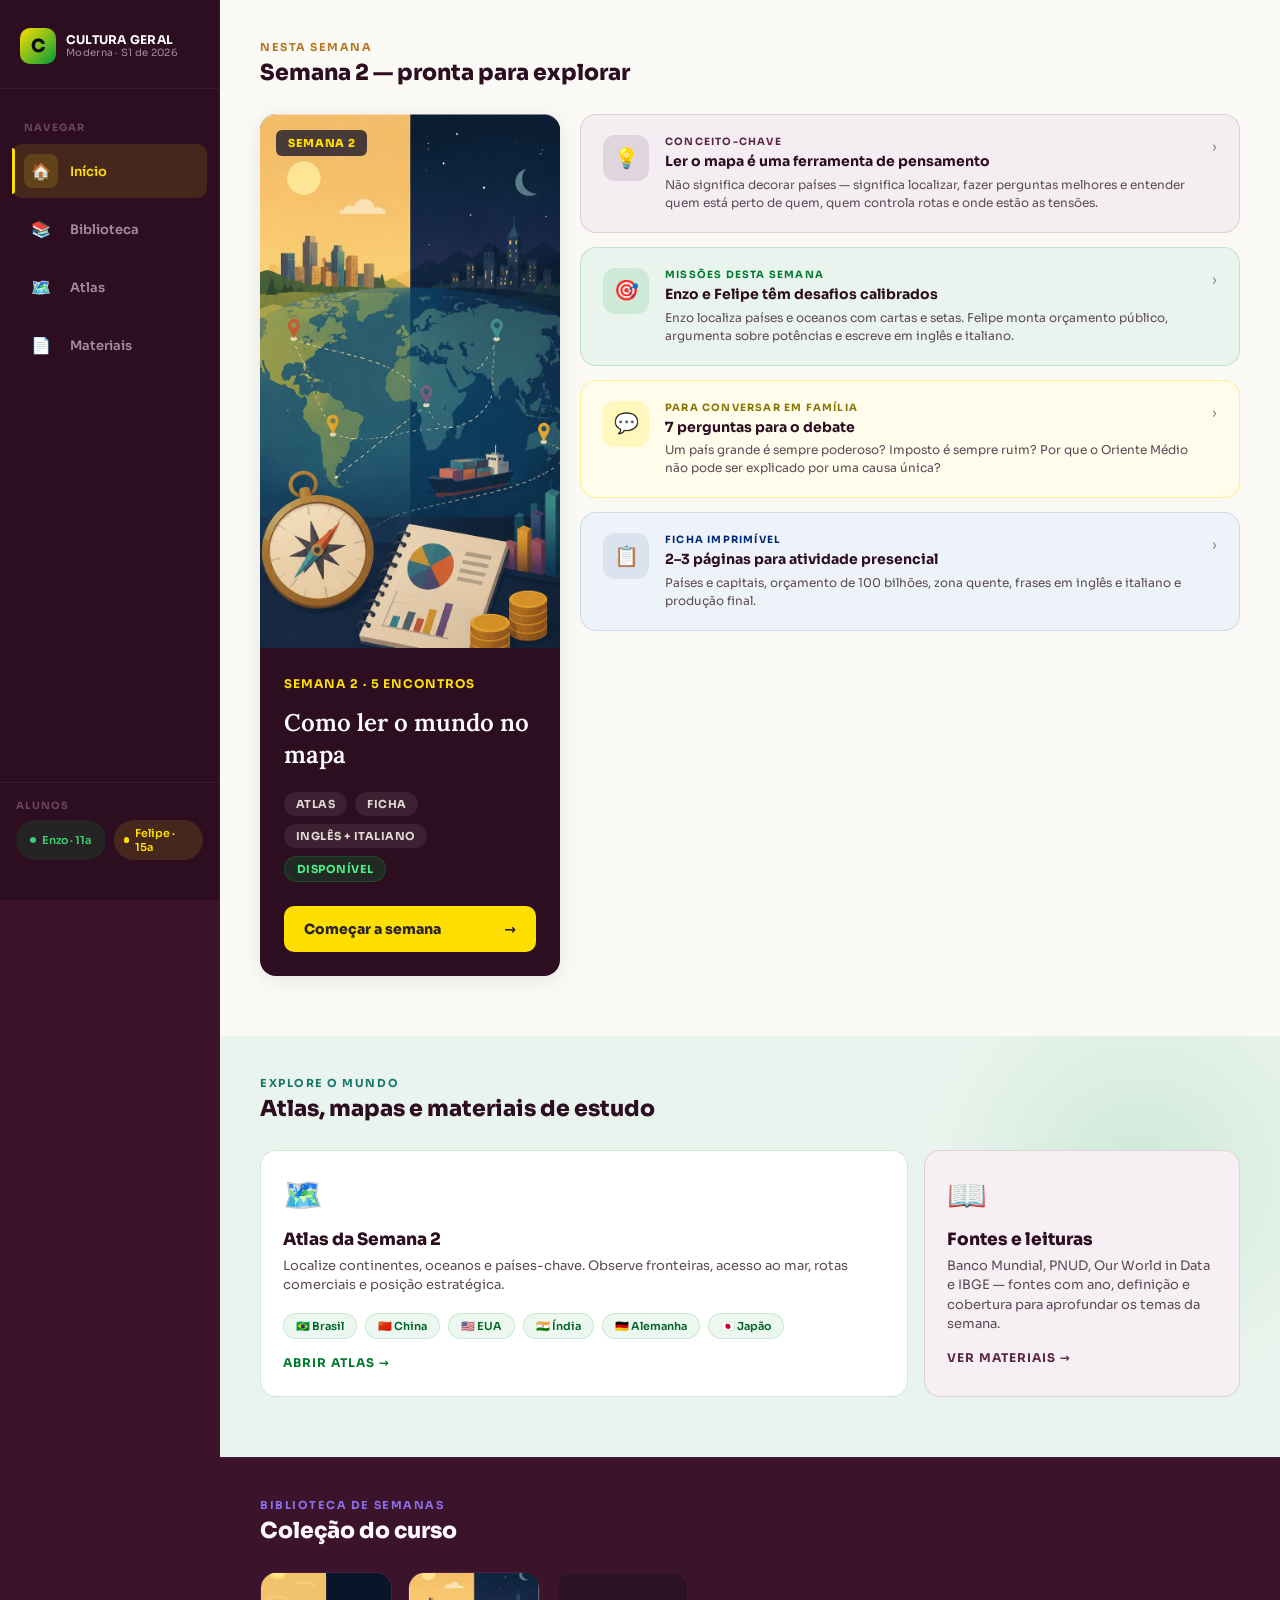
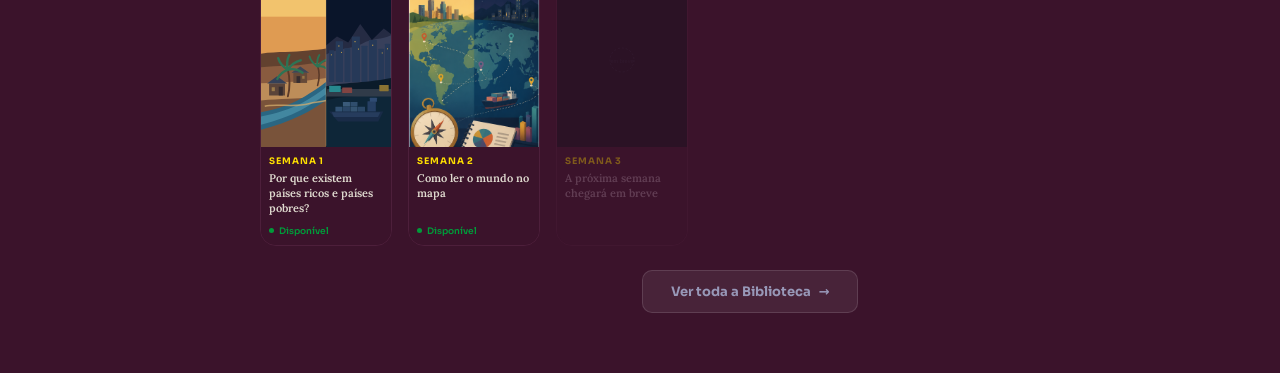
<file: index.html>
<!DOCTYPE html>
<html lang="pt-BR">
<head>
  <meta charset="UTF-8">
  <meta name="viewport" content="width=device-width, initial-scale=1.0">
  <title>Cultura Geral Moderna</title>
  <link rel="preconnect" href="https://fonts.googleapis.com">
  <link rel="preconnect" href="https://fonts.gstatic.com" crossorigin>
  <link href="https://fonts.googleapis.com/css2?family=Sora:wght@400;600;700;800&family=Lora:ital,wght@0,400;0,600;1,400&display=swap" rel="stylesheet">
  <style>
    /* ── Reset ──────────────────── */
    *, *::before, *::after { box-sizing: border-box; margin: 0; padding: 0; }
    html { font-size: 16px; scroll-behavior: smooth; }
    body {
      font-family: 'Sora', system-ui, sans-serif;
      -webkit-font-smoothing: antialiased;
      background: var(--section-alt);
      color: var(--lt-text);
      min-height: 100vh;
      display: flex;
    }
    a { color: inherit; text-decoration: none; }
    button { font-family: inherit; cursor: pointer; border: none; background: none; }
    img { display: block; max-width: 100%; }

    /* ── Design tokens ───────────── */
    :root {
      --sb-w: 220px;
      /* Identidade visual aprovada — Brasil & Açaí */
      --br-verde: #009B3A;
      --br-amarelo: #FFDF00;
      --br-azul: #002776;
      --acai-dark: #2C0E20;
      --acai-medium: #3B132B;
      --acai-light: #5C2445;

      --sb-bg: #2C0E20;
      --sb-border: #3D182F;
      --accent-gold: #FFDF00;
      --accent-coral: #E8604B;
      --accent-teal: #009B3A;
      --accent-violet: #8B6FE8;
      --accent-sky: #4BA8E8;
      --page-bg: #FAF9F5;
      --section-alt: #3B132B;
      --section-world: #EAF4EE;
      --card-bg: #3B132B;
      --card-border: #4D1F3B;
      --text-primary: #FFF9FC;
      --text-muted: #A88B9E;
      --radius-card: 16px;
      --radius-lg: 20px;
      /* light-section text */
      --lt-text: #2C0E20;
      --lt-muted: #5C4A54;
      --lt-faint: #8C7884;
    }

    /* ── Layout ──────────────────── */
    .sidebar {
      width: var(--sb-w);
      min-height: 100vh;
      background: var(--sb-bg);
      border-right: 1px solid var(--sb-border);
      display: flex;
      flex-direction: column;
      position: fixed;
      top: 0; left: 0;
      z-index: 100;
      padding: 0 0 24px;
    }

    .main {
      margin-left: var(--sb-w);
      flex: 1;
      background: var(--page-bg);
      min-height: 100vh;
      color: var(--lt-text);
    }

    /* ── Sidebar internals ────────── */
    .sb-brand {
      padding: 28px 20px 24px;
      border-bottom: 1px solid var(--sb-border);
      display: flex; align-items: center; gap: 10px;
    }

    .sb-logo {
      width: 36px; height: 36px;
      background: linear-gradient(135deg, var(--accent-gold) 0%, var(--accent-teal) 100%);
      border-radius: 10px;
      display: flex; align-items: center; justify-content: center;
      font-size: 18px; font-weight: 800;
      color: #0A0C12;
      flex-shrink: 0;
    }

    .sb-brand-text {
      line-height: 1.2;
    }
    .sb-brand-text .title {
      font-size: 12px; font-weight: 700;
      color: var(--text-primary);
      letter-spacing: 0.02em;
      text-transform: uppercase;
    }
    .sb-brand-text .subtitle {
      font-size: 10px; color: var(--text-muted);
      letter-spacing: 0.03em;
    }

    .sb-nav {
      flex: 1;
      padding: 16px 12px;
      display: flex; flex-direction: column; gap: 4px;
    }

    .sb-nav-item {
      display: flex; align-items: center; gap: 12px;
      padding: 10px 12px;
      border-radius: 10px;
      font-size: 13px; font-weight: 600;
      color: var(--text-muted);
      cursor: pointer;
      transition: all 0.15s ease;
      position: relative;
    }
    .sb-nav-item:hover {
      background: rgba(255,255,255,0.05);
      color: var(--text-primary);
    }
    .sb-nav-item.active {
      background: rgba(255,223,0,0.12);
      color: var(--accent-gold);
    }
    .sb-nav-item.active::before {
      content: '';
      position: absolute;
      left: 0; top: 4px; bottom: 4px;
      width: 3px;
      background: var(--accent-gold);
      border-radius: 0 3px 3px 0;
    }

    .sb-nav-icon {
      width: 34px; height: 34px;
      border-radius: 8px;
      display: flex; align-items: center; justify-content: center;
      font-size: 16px;
      flex-shrink: 0;
    }
    .sb-nav-item.active .sb-nav-icon {
      background: rgba(255,223,0,0.15);
    }
    .sb-nav-item:hover:not(.active) .sb-nav-icon {
      background: rgba(255,255,255,0.06);
    }

    .sb-section-label {
      font-size: 10px; font-weight: 700;
      color: #6C445E;
      text-transform: uppercase;
      letter-spacing: 0.12em;
      padding: 16px 12px 6px;
    }

    .sb-alunos {
      padding: 16px;
      border-top: 1px solid var(--sb-border);
      display: flex; flex-direction: column; gap: 8px;
    }
    .sb-aluno-label {
      font-size: 10px; color: #6C445E;
      text-transform: uppercase; letter-spacing: 0.1em; font-weight: 700;
    }
    .sb-alunos-row {
      display: flex; gap: 8px;
    }
    .sb-aluno-chip {
      display: flex; align-items: center; gap: 6px;
      padding: 6px 10px;
      border-radius: 20px;
      font-size: 11px; font-weight: 600;
      flex: 1; justify-content: center;
    }
    .sb-aluno-chip.enzo {
      background: rgba(0,155,58,0.15);
      color: #39D072;
    }
    .sb-aluno-chip.felipe {
      background: rgba(255,223,0,0.12);
      color: #FFDF00;
    }
    .sb-aluno-dot {
      width: 6px; height: 6px; border-radius: 50%;
    }
    .enzo .sb-aluno-dot { background: #39D072; }
    .felipe .sb-aluno-dot { background: #FFDF00; }

    /* ── Sections ────────────────── */
    .section {
      padding: 40px 40px 60px;
    }

    /* Section 1 — Nesta semana */
    .section-current {
      background: var(--page-bg);
      color: var(--lt-text);
    }

    /* Section 2 — Explore o mundo */
    .section-world {
      background: var(--section-world);
      color: var(--lt-text);
      position: relative;
      overflow: hidden;
    }
    .section-world::before {
      content: '';
      position: absolute;
      top: -100px; right: -100px;
      width: 480px; height: 480px;
      background: radial-gradient(circle, rgba(0,155,58,0.12) 0%, transparent 65%);
      pointer-events: none;
    }

    /* Section 3 — Biblioteca */
    .section-library {
      background: var(--section-alt);
      color: var(--text-primary);
      border-top: 1px solid rgba(255,255,255,0.06);
    }

    .section-header {
      margin-bottom: 28px;
    }
    .section-eyebrow {
      font-size: 11px; font-weight: 700;
      text-transform: uppercase; letter-spacing: 0.14em;
      margin-bottom: 6px;
    }
    .section-title {
      font-size: 22px; font-weight: 800;
      color: inherit;
      line-height: 1.2;
    }
    /* library section always uses light text */
    .section-library .section-title { color: var(--text-primary); }

    /* ── Section 1 grid ──────────── */
    .current-grid {
      display: grid;
      grid-template-columns: 300px 1fr;
      gap: 20px;
      align-items: start;
    }

    /* ── Card de semana (componente reutilizável) ── */
    .semana-card {
      background: var(--sb-bg, #2A2430);
      border-radius: 16px;
      overflow: hidden;
      display: flex;
      flex-direction: column;
      height: 100%;
      box-shadow: 0 4px 20px rgba(0, 0, 0, 0.08);
    }

    .semana-cover-wrap {
      position: relative;
      width: 100%;
      aspect-ratio: 9 / 16;
      background: #110E15;
      overflow: hidden;
    }

    .semana-cover-wrap img {
      display: block;
      width: 100%;
      height: 100%;
      object-fit: cover;
      object-position: center;
    }

    .badge-semana-top {
      position: absolute;
      top: 16px;
      left: 16px;
      background: rgba(42, 36, 48, 0.85);
      backdrop-filter: blur(4px);
      color: #FFDF00;
      font-family: "Sora", system-ui, sans-serif;
      font-size: 11px;
      font-weight: 800;
      text-transform: uppercase;
      letter-spacing: 0.06em;
      padding: 6px 12px;
      border-radius: 6px;
      z-index: 1;
    }

    .semana-card-body {
      padding: 28px 24px 24px;
      display: flex;
      flex-direction: column;
      flex-grow: 1;
      gap: 16px;
    }

    .semana-meta-top {
      font-family: "Sora", system-ui, sans-serif;
      font-size: 12px;
      font-weight: 700;
      color: #FFDF00;
      text-transform: uppercase;
      letter-spacing: 0.08em;
      margin: 0;
    }

    .semana-card-title {
      font-family: "Lora", Georgia, serif;
      font-size: 24px;
      font-weight: 600;
      line-height: 1.35;
      color: #FFFFFF;
      margin: 0 0 4px;
      letter-spacing: 0;
    }

    .semana-chips-group {
      display: flex;
      flex-wrap: wrap;
      gap: 8px;
      margin-bottom: 8px;
    }

    .semana-chip {
      font-family: "Sora", system-ui, sans-serif;
      font-size: 11px;
      font-weight: 700;
      text-transform: uppercase;
      letter-spacing: 0.04em;
      padding: 5px 12px;
      border-radius: 20px;
      background: rgba(255, 255, 255, 0.08);
      color: #E0DBD0;
    }

    .semana-chip.disponivel {
      background: rgba(0, 155, 58, 0.2);
      color: #4AF287;
      border: 1px solid rgba(0, 155, 58, 0.3);
    }

    .semana-btn-action {
      margin-top: auto;
      width: 100%;
      background: #FFDF00;
      color: #2A2430;
      border: none;
      border-radius: 10px;
      padding: 14px 20px;
      font-family: "Sora", system-ui, sans-serif;
      font-size: 14px;
      font-weight: 800;
      display: flex;
      align-items: center;
      justify-content: space-between;
      text-decoration: none;
      cursor: pointer;
      transition: transform 0.15s ease, background-color 0.15s ease;
    }

    .semana-btn-action:hover {
      background: #FFE633;
      transform: translateY(-1px);
    }

    .semana-btn-action:active {
      transform: translateY(1px);
    }

    .semana-btn-action:focus-visible {
      outline: 3px solid rgba(255, 223, 0, 0.45);
      outline-offset: 3px;
    }

    /* ── Discovery cards column ──── */
    .discovery-col {
      display: flex; flex-direction: column; gap: 14px;
    }

    .disc-card {
      border-radius: var(--radius-card);
      padding: 20px 22px;
      cursor: pointer;
      display: flex; align-items: flex-start; gap: 16px;
      border: 1px solid transparent;
      transition: transform 0.15s ease, box-shadow 0.15s ease;
    }
    .disc-card:hover {
      transform: translateY(-2px);
      box-shadow: 0 8px 28px rgba(0,0,0,0.12);
    }

    .disc-card.conceito {
      background: #F4EEF2;
      border-color: rgba(92,36,69,0.15);
    }
    .disc-card.missoes {
      background: #EAF4EE;
      border-color: rgba(0,155,58,0.18);
    }
    .disc-card.conversa {
      background: #FFFCEB;
      border-color: rgba(255,223,0,0.4);
    }
    .disc-card.ficha {
      background: #EEF3FA;
      border-color: rgba(0,39,118,0.12);
    }

    .disc-icon-wrap {
      width: 46px; height: 46px;
      border-radius: 12px;
      display: flex; align-items: center; justify-content: center;
      font-size: 20px;
      flex-shrink: 0;
    }
    .conceito .disc-icon-wrap { background: rgba(92,36,69,0.12); }
    .missoes .disc-icon-wrap  { background: rgba(0,155,58,0.12); }
    .conversa .disc-icon-wrap { background: rgba(255,223,0,0.2); }
    .ficha .disc-icon-wrap    { background: rgba(0,39,118,0.08); }

    .disc-body { flex: 1; min-width: 0; }

    .disc-label {
      font-size: 10px; font-weight: 700;
      text-transform: uppercase; letter-spacing: 0.12em;
      margin-bottom: 4px;
    }
    .conceito .disc-label { color: #5C2445; }
    .missoes  .disc-label { color: #007A2E; }
    .conversa .disc-label { color: #8A7300; }
    .ficha    .disc-label { color: #002776; }

    .disc-title {
      margin: 0;
      font-size: 14px; font-weight: 700;
      color: var(--lt-text);
      line-height: 1.4;
      margin-bottom: 4px;
    }

    .disc-desc {
      font-size: 12px;
      color: var(--lt-muted);
      line-height: 1.5;
    }

    .disc-arrow {
      margin-left: auto;
      color: var(--lt-faint);
      font-size: 14px;
      padding-top: 2px;
      flex-shrink: 0;
    }

    /* ── Section 2 — World ────────── */
    .world-grid {
      display: grid;
      grid-template-columns: 1fr 1fr 1fr;
      gap: 16px;
    }

    .world-card {
      border-radius: var(--radius-card);
      padding: 24px 22px;
      cursor: pointer;
      border: 1px solid transparent;
      transition: transform 0.15s ease, box-shadow 0.15s ease;
      position: relative;
      overflow: hidden;
    }
    .world-card:hover {
      transform: translateY(-3px);
      box-shadow: 0 8px 28px rgba(0,0,0,0.1);
    }

    .world-card.atlas {
      background: #FFFFFF;
      border-color: rgba(0,155,58,0.2);
      grid-column: span 2;
    }
    .world-card.materiais {
      background: #F6EFF3;
      border-color: rgba(92,36,69,0.15);
    }

    .world-card-icon {
      font-size: 32px; margin-bottom: 14px;
    }
    .world-card-title {
      font-size: 17px; font-weight: 800;
      color: #2C0E20;
      margin-bottom: 6px;
    }
    .world-card-desc {
      font-size: 13px;
      color: #5C4A54;
      line-height: 1.5;
    }

    .world-countries {
      display: flex; gap: 8px;
      margin-top: 18px; flex-wrap: wrap;
    }
    .country-pill {
      padding: 5px 12px;
      border-radius: 20px;
      font-size: 11px; font-weight: 600;
      background: rgba(0,155,58,0.08);
      color: #006624;
      border: 1px solid rgba(0,155,58,0.15);
    }

    .world-cta {
      display: inline-flex; align-items: center; gap: 6px;
      margin-top: 16px;
      font-size: 12px; font-weight: 700;
      color: #007A2E;
      text-transform: uppercase; letter-spacing: 0.08em;
    }
    .world-card.materiais .world-cta { color: #5C2445; }

    /* ── Section 3 — Library ─────── */
    .library-grid {
      display: grid;
      grid-template-columns: repeat(auto-fill, 132px);
      justify-content: start;
      gap: 16px;
    }

    .lib-card {
      background: var(--card-bg);
      border: 1px solid var(--card-border);
      border-radius: var(--radius-card);
      overflow: hidden;
      cursor: pointer;
      transition: transform 0.2s ease, box-shadow 0.2s ease;
      display: flex;
      flex-direction: column;
      height: 100%;
    }
    .lib-card:hover {
      transform: translateY(-3px);
      box-shadow: 0 12px 32px rgba(0,0,0,0.4);
    }

    .lib-cover {
      aspect-ratio: 3 / 4;
      position: relative;
      overflow: hidden;
    }

    .lib-cover-inner {
      width: 100%; height: 100%;
      background: linear-gradient(160deg, #0D1A2E 0%, #1A0D1A 50%, #0D2010 100%);
      display: flex; align-items: center; justify-content: center;
      overflow: hidden;
    }

    .lib-cover-inner svg {
      opacity: 0.7;
    }

    .lib-cover-image {
      display: block;
      width: 100%;
      height: 100%;
      object-fit: cover;
      object-position: center;
    }

    .lib-card--semana-02 .lib-cover-image {
      transform: scale(1.08);
      transform-origin: center center;
    }

    .lib-card:first-child .lib-cover-inner svg {
      display: none;
    }

    .lib-body {
      padding: 8px;
      background: var(--card-bg);
      display: flex;
      flex-direction: column;
      flex-grow: 1;
    }
    .lib-num {
      font-size: 9px; font-weight: 700;
      color: var(--accent-gold);
      text-transform: uppercase; letter-spacing: 0.1em;
      margin-bottom: 4px;
    }
    .lib-title {
      font-family: 'Lora', Georgia, serif;
      font-size: 11px; font-weight: 600;
      color: #E0DBD0;
      line-height: 1.4;
    }
    .lib-status {
      margin-top: auto;
      padding-top: 8px;
      display: flex; align-items: center; gap: 5px;
      font-size: 9px; font-weight: 600;
      color: var(--accent-teal);
    }
    .lib-status-dot {
      width: 5px; height: 5px;
      border-radius: 50%;
      background: var(--accent-teal);
    }

    .library-cta-row {
      margin-top: 24px;
      text-align: center;
    }
    .library-btn {
      display: inline-flex; align-items: center; gap: 8px;
      padding: 12px 28px;
      border-radius: 10px;
      background: rgba(255,255,255,0.07);
      border: 1px solid rgba(255,255,255,0.12);
      font-size: 13px; font-weight: 700;
      color: #9898B8;
      transition: all 0.15s;
      cursor: pointer;
    }
    .library-btn:hover {
      background: rgba(255,255,255,0.11);
      color: #E0DBD0;
    }

    /* ── Mobile bottom nav ────────── */
    .mobile-nav {
      display: none;
      position: fixed;
      bottom: 0; left: 0; right: 0;
      background: rgba(10,12,18,0.95);
      backdrop-filter: blur(12px);
      border-top: 1px solid var(--sb-border);
      padding: 8px 0 env(safe-area-inset-bottom, 8px);
      z-index: 200;
    }

    .mobile-nav-inner {
      display: flex;
      justify-content: space-around;
      align-items: center;
    }

    .mobile-nav-item {
      display: flex; flex-direction: column; align-items: center; gap: 3px;
      padding: 6px 16px;
      border-radius: 10px;
      font-size: 10px; font-weight: 600;
      color: var(--text-muted);
      cursor: pointer;
      transition: color 0.15s;
    }
    .mobile-nav-item.active { color: var(--accent-gold); }
    .mobile-nav-item span:first-child { font-size: 20px; }

    /* ── Responsive ───────────────── */
    @media (max-width: 900px) {
      :root { --sb-w: 0px; }
      .sidebar { display: none; }
      .main { margin-left: 0; }
      .mobile-nav { display: block; }
      .section { padding: 28px 20px 48px; }

      .current-grid {
        grid-template-columns: 1fr;
      }
      .semana-card {
        max-width: 360px;
        margin: 0 auto;
      }

      .world-grid {
        grid-template-columns: 1fr;
      }
      .world-card.atlas { grid-column: span 1; }

      .library-grid {
        grid-template-columns: repeat(2, 132px);
        justify-content: center;
      }
    }

    @media (max-width: 480px) {
      .section-title { font-size: 18px; }
      .library-grid { grid-template-columns: repeat(2, minmax(0, 132px)); }
    }
  </style>
</head>
<body>

<!-- ═══════════════════════════════════════════════════════ SIDEBAR -->
<aside class="sidebar" aria-label="Navegação principal">

  <div class="sb-brand">
    <div class="sb-logo">C</div>
    <div class="sb-brand-text">
      <div class="title">Cultura Geral</div>
      <div class="subtitle">Moderna · S1 de 2026</div>
    </div>
  </div>

  <nav class="sb-nav">
    <div class="sb-section-label">Navegar</div>

    <div class="sb-nav-item active">
      <div class="sb-nav-icon">🏠</div>
      Início
    </div>

    <div class="sb-nav-item">
      <div class="sb-nav-icon">📚</div>
      Biblioteca
    </div>

    <a href="atlas/index.html" class="sb-nav-item">
      <div class="sb-nav-icon">🗺️</div>
      Atlas
    </a>

    <div class="sb-nav-item">
      <div class="sb-nav-icon">📄</div>
      Materiais
    </div>
  </nav>

  <div class="sb-alunos">
    <div class="sb-aluno-label">Alunos</div>
    <div class="sb-alunos-row">
      <div class="sb-aluno-chip enzo">
        <span class="sb-aluno-dot"></span>
        Enzo · 11a
      </div>
      <div class="sb-aluno-chip felipe">
        <span class="sb-aluno-dot"></span>
        Felipe · 15a
      </div>
    </div>
  </div>

</aside>

<!-- ═══════════════════════════════════════════════════════ MAIN -->
<main class="main" id="main">

  <!-- ─────────────── SECTION 1 · Nesta semana ─────────────── -->
  <section class="section section-current" aria-labelledby="sec1-title">

    <div class="section-header">
      <div class="section-eyebrow" style="color: #B87820">Nesta semana</div>
      <h2 class="section-title" id="sec1-title">Semana 2 — pronta para explorar</h2>
    </div>

    <div class="current-grid">

      <!-- Card da Semana 2 -->
      <article class="semana-card">
        <div class="semana-cover-wrap">
          <span class="badge-semana-top">Semana 2</span>
          <img
            src="assets/capas/semana-02-ler-mundo-mapa.png"
            alt="Ilustração da Semana 2: mapa do mundo com rotas comerciais, bússola, marcadores de países e elementos de orçamento público."
            loading="eager"
          >
        </div>

        <div class="semana-card-body">
          <p class="semana-meta-top">Semana 2 · 5 encontros</p>

          <h2 class="semana-card-title">
            Como ler o mundo no mapa
          </h2>

          <div class="semana-chips-group" aria-label="Recursos disponíveis">
            <span class="semana-chip">Atlas</span>
            <span class="semana-chip">Ficha</span>
            <span class="semana-chip">Inglês + Italiano</span>
            <span class="semana-chip disponivel">Disponível</span>
          </div>

          <a class="semana-btn-action" href="semanas/02/index.html">
            <span>Começar a semana</span>
            <span aria-hidden="true">→</span>
          </a>
        </div>
      </article>

      <!-- Discovery cards -->
      <div class="discovery-col" aria-label="Destaques da semana">

        <div class="disc-card conceito">
          <div class="disc-icon-wrap">💡</div>
          <div class="disc-body">
            <div class="disc-label">Conceito-chave</div>
            <h3 class="disc-title">Ler o mapa é uma ferramenta de pensamento</h3>
            <div class="disc-desc">Não significa decorar países — significa localizar, fazer perguntas melhores e entender quem está perto de quem, quem controla rotas e onde estão as tensões.</div>
          </div>
          <div class="disc-arrow">›</div>
        </div>

        <div class="disc-card missoes">
          <div class="disc-icon-wrap">🎯</div>
          <div class="disc-body">
            <div class="disc-label">Missões desta semana</div>
            <h3 class="disc-title">Enzo e Felipe têm desafios calibrados</h3>
            <div class="disc-desc">Enzo localiza países e oceanos com cartas e setas. Felipe monta orçamento público, argumenta sobre potências e escreve em inglês e italiano.</div>
          </div>
          <div class="disc-arrow">›</div>
        </div>

        <div class="disc-card conversa">
          <div class="disc-icon-wrap">💬</div>
          <div class="disc-body">
            <div class="disc-label">Para conversar em família</div>
            <h3 class="disc-title">7 perguntas para o debate</h3>
            <div class="disc-desc">Um país grande é sempre poderoso? Imposto é sempre ruim? Por que o Oriente Médio não pode ser explicado por uma causa única?</div>
          </div>
          <div class="disc-arrow">›</div>
        </div>

        <div class="disc-card ficha">
          <div class="disc-icon-wrap">📋</div>
          <div class="disc-body">
            <div class="disc-label">Ficha imprimível</div>
            <h3 class="disc-title">2–3 páginas para atividade presencial</h3>
            <div class="disc-desc">Países e capitais, orçamento de 100 bilhões, zona quente, frases em inglês e italiano e produção final.</div>
          </div>
          <div class="disc-arrow">›</div>
        </div>

      </div>
    </div>
  </section>

  <!-- ─────────────── SECTION 2 · Explore o mundo ──────────── -->
  <section class="section section-world" aria-labelledby="sec2-title">

    <div class="section-header">
      <div class="section-eyebrow" style="color: #187868">Explore o mundo</div>
      <h2 class="section-title" id="sec2-title">Atlas, mapas e materiais de estudo</h2>
    </div>

    <div class="world-grid">

      <a href="atlas/semana-02/index.html" class="world-card atlas" style="text-decoration:none;display:block;">
        <div class="world-card-icon">🗺️</div>
        <div class="world-card-title">Atlas da Semana 2</div>
        <div class="world-card-desc">Localize continentes, oceanos e países-chave. Observe fronteiras, acesso ao mar, rotas comerciais e posição estratégica.</div>
        <div class="world-countries">
          <span class="country-pill">🇧🇷 Brasil</span>
          <span class="country-pill">🇨🇳 China</span>
          <span class="country-pill">🇺🇸 EUA</span>
          <span class="country-pill">🇮🇳 Índia</span>
          <span class="country-pill">🇩🇪 Alemanha</span>
          <span class="country-pill">🇯🇵 Japão</span>
        </div>
        <div class="world-cta">Abrir Atlas →</div>
      </a>

      <div class="world-card materiais">
        <div class="world-card-icon">📖</div>
        <div class="world-card-title">Fontes e leituras</div>
        <div class="world-card-desc">Banco Mundial, PNUD, Our World in Data e IBGE — fontes com ano, definição e cobertura para aprofundar os temas da semana.</div>
        <div class="world-cta">Ver materiais →</div>
      </div>

    </div>

  </section>

  <!-- ─────────────── SECTION 3 · Biblioteca ───────────────── -->
  <section class="section section-library" aria-labelledby="sec3-title">

    <div class="section-header">
      <div class="section-eyebrow" style="color: var(--accent-violet)">Biblioteca de semanas</div>
      <h2 class="section-title" id="sec3-title">Coleção do curso</h2>
    </div>

    <div class="library-grid">

      <!-- Semana 1 — disponível -->
      <a href="semanas/01/index.html" class="lib-card" style="text-decoration:none;">
        <div class="lib-cover">
          <div class="lib-cover-inner">
            <img
              class="lib-cover-image"
              src="assets/capas/semana-01-contraste-oportunidades.svg"
              alt="Contraste entre poucas oportunidades e cidade portuaria"
            >
            <svg viewBox="0 0 200 266" xmlns="http://www.w3.org/2000/svg" width="120" aria-hidden="true">
              <rect width="200" height="266" fill="none"/>
              <!-- Minimal port silhouette, small scale -->
              <rect x="20" y="100" width="10" height="50" rx="1" fill="#1E2A42" opacity="0.7"/>
              <rect x="33" y="92" width="12" height="58" rx="1" fill="#202C48" opacity="0.8"/>
              <rect x="48" y="88" width="14" height="62" rx="1" fill="#1E2A42" opacity="0.7"/>
              <rect x="65" y="96" width="10" height="54" rx="1" fill="#1C2840" opacity="0.7"/>
              <rect x="78" y="84" width="16" height="66" rx="1" fill="#202C48" opacity="0.8"/>
              <rect x="97" y="90" width="12" height="60" rx="1" fill="#1E2A42" opacity="0.7"/>
              <rect x="112" y="80" width="18" height="70" rx="1" fill="#202C48" opacity="0.8"/>
              <rect x="133" y="94" width="10" height="56" rx="1" fill="#1C2840" opacity="0.7"/>
              <rect x="146" y="86" width="14" height="64" rx="1" fill="#1E2A42" opacity="0.7"/>
              <rect x="163" y="100" width="10" height="50" rx="1" fill="#202C48" opacity="0.7"/>
              <rect x="0" y="150" width="200" height="116" fill="#050D1A" opacity="0.8"/>
              <!-- Ship -->
              <path d="M40 185 L160 185 L154 200 L46 200 Z" fill="#1A2438" opacity="0.9"/>
              <rect x="70" y="170" width="55" height="16" rx="2" fill="#1E2A42" opacity="0.9"/>
              <!-- Gold reflection -->
              <ellipse cx="100" cy="152" rx="80" ry="10" fill="#E8B84B" opacity="0.06"/>
              <!-- Containers -->
              <rect x="8" y="178" width="18" height="9" rx="1" fill="#3DC6B4" opacity="0.5"/>
              <rect x="28" y="178" width="18" height="9" rx="1" fill="#E8604B" opacity="0.4"/>
              <rect x="172" y="178" width="18" height="9" rx="1" fill="#E8B84B" opacity="0.4"/>
            </svg>
          </div>
        </div>
        <div class="lib-body">
          <div class="lib-num">Semana 1</div>
          <div class="lib-title">Por que existem países ricos e países pobres?</div>
          <div class="lib-status">
            <span class="lib-status-dot"></span>
            Disponível
          </div>
        </div>
      </a>

      <!-- Semana 2 — disponível -->
      <a href="semanas/02/index.html" class="lib-card lib-card--semana-02" style="text-decoration:none;">
        <div class="lib-cover">
          <div class="lib-cover-inner">
            <img
              class="lib-cover-image"
              src="assets/capas/semana-02-ler-mundo-mapa.png"
              alt="Ilustração da Semana 2: mapa do mundo com rotas comerciais, bússola, marcadores de países e elementos de orçamento público."
              loading="lazy"
            >
          </div>
        </div>
        <div class="lib-body">
          <div class="lib-num">Semana 2</div>
          <div class="lib-title">Como ler o mundo no mapa</div>
          <div class="lib-status">
            <span class="lib-status-dot"></span>
            Disponível
          </div>
        </div>
      </a>

      <!-- Semana 3 — em breve -->
      <div class="lib-card" style="opacity:0.35; pointer-events:none; cursor:default;" aria-hidden="true">
        <div class="lib-cover">
          <div class="lib-cover-inner" style="background:#0F111A;">
            <svg viewBox="0 0 120 160" width="60" xmlns="http://www.w3.org/2000/svg">
              <circle cx="60" cy="80" r="24" fill="none" stroke="#252A3E" stroke-width="2" stroke-dasharray="4 4"/>
              <text x="60" y="86" text-anchor="middle" font-family="sans-serif" font-size="11" fill="#252A3E">em breve</text>
            </svg>
          </div>
        </div>
        <div class="lib-body">
          <div class="lib-num">Semana 3</div>
          <div class="lib-title" style="color:var(--text-muted)">A próxima semana chegará em breve</div>
        </div>
      </div>

    </div>

    <div class="library-cta-row">
      <button class="library-btn">
        Ver toda a Biblioteca
        <span>→</span>
      </button>
    </div>

  </section>

</main>

<!-- Mobile bottom nav -->
<nav class="mobile-nav" aria-label="Navegação mobile">
  <div class="mobile-nav-inner">
    <div class="mobile-nav-item active">
      <span>🏠</span>
      <span>Início</span>
    </div>
    <div class="mobile-nav-item">
      <span>📚</span>
      <span>Biblioteca</span>
    </div>
    <a href="atlas/index.html" class="mobile-nav-item">
      <span>🗺️</span>
      <span>Atlas</span>
    </a>
    <div class="mobile-nav-item">
      <span>📄</span>
      <span>Materiais</span>
    </div>
  </div>
</nav>

</body>
</html>
</file>
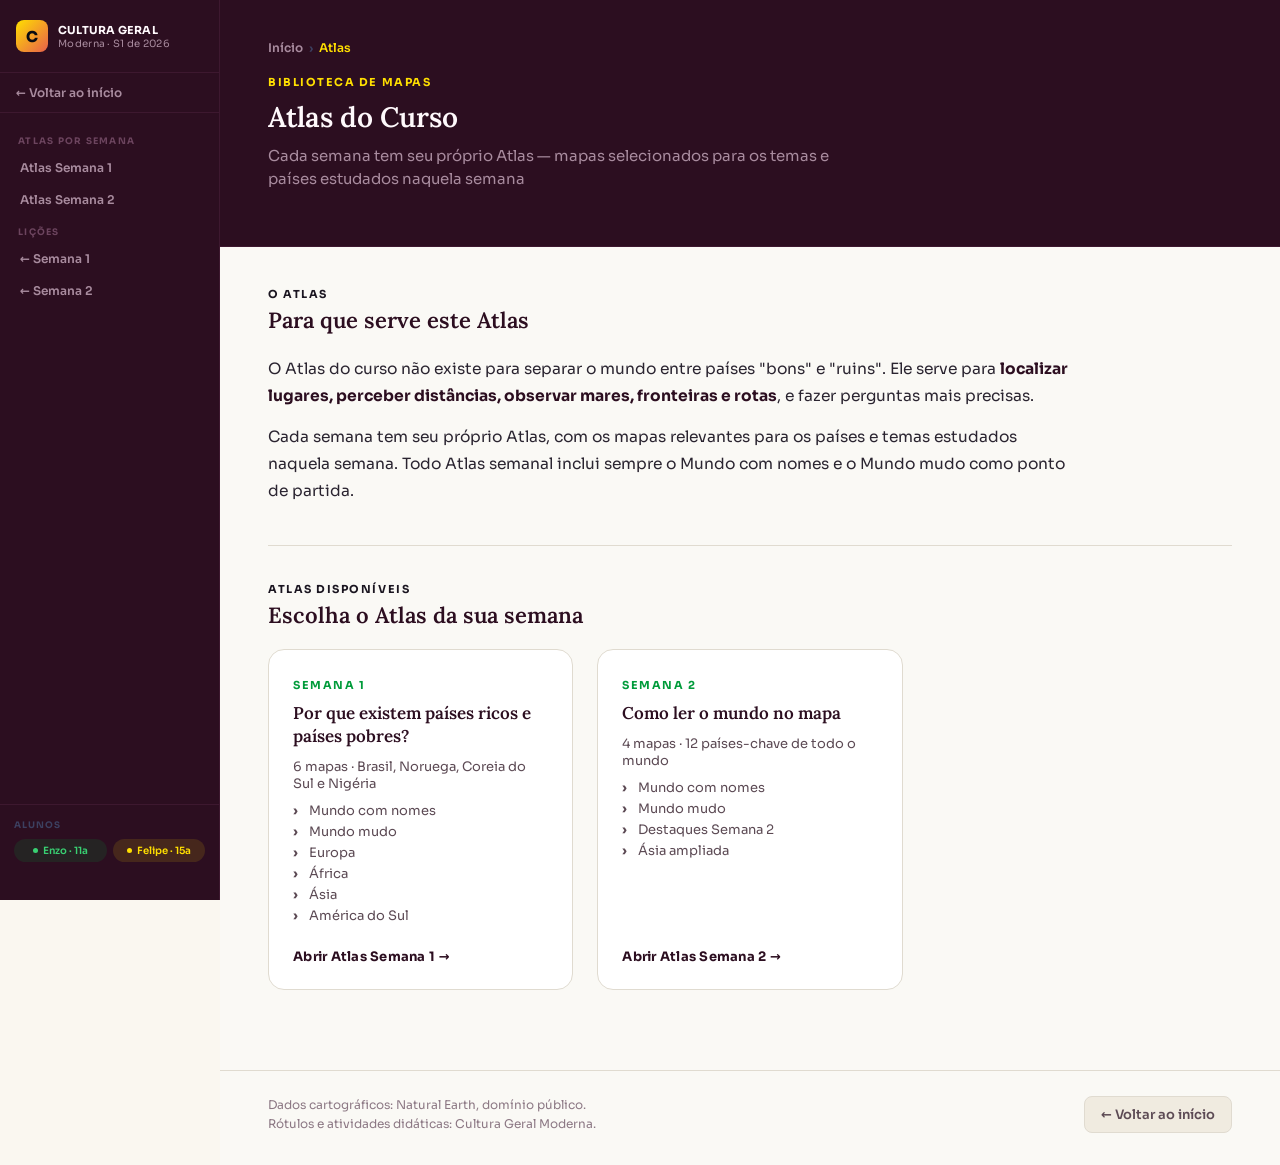
<file: atlas/index.html>
<!DOCTYPE html>
<html lang="pt-BR">
<head>
  <meta charset="UTF-8">
  <meta name="viewport" content="width=device-width, initial-scale=1.0">
  <title>Atlas · Cultura Geral Moderna</title>
  <link rel="preconnect" href="https://fonts.googleapis.com">
  <link rel="preconnect" href="https://fonts.gstatic.com" crossorigin>
  <link href="https://fonts.googleapis.com/css2?family=Sora:wght@400;600;700;800&family=Lora:ital,wght@0,400;0,600;1,400&display=swap" rel="stylesheet">
  <link rel="stylesheet" href="../assets/css/lesson.css">
  <link rel="stylesheet" href="../assets/css/atlas.css">
</head>
<body>

<!-- ═══════════════════════════ SIDEBAR ═══════════════════════════ -->
<aside class="sidebar" aria-label="Navegação do Atlas">

  <div class="sb-brand">
    <div class="sb-logo">C</div>
    <div class="sb-brand-text">
      <div class="title">Cultura Geral</div>
      <div class="subtitle">Moderna · S1 de 2026</div>
    </div>
  </div>

  <a href="../index.html" class="sb-back">← Voltar ao início</a>

  <nav class="sb-toc" aria-label="Atlas disponíveis">

    <div class="sb-toc-label">Atlas por semana</div>
    <a href="semana-01/index.html" class="sb-toc-link">Atlas Semana 1</a>
    <a href="semana-02/index.html" class="sb-toc-link">Atlas Semana 2</a>

    <div class="sb-toc-label">Lições</div>
    <a href="../semanas/01/index.html" class="sb-toc-link">← Semana 1</a>
    <a href="../semanas/02/index.html" class="sb-toc-link">← Semana 2</a>

  </nav>

  <div class="sb-alunos">
    <div class="sb-aluno-label">Alunos</div>
    <div class="sb-alunos-row">
      <div class="sb-aluno-chip enzo"><span class="sb-aluno-dot"></span>Enzo · 11a</div>
      <div class="sb-aluno-chip felipe"><span class="sb-aluno-dot"></span>Felipe · 15a</div>
    </div>
  </div>

</aside>

<!-- ═══════════════════════════ MAIN ══════════════════════════════ -->
<main class="main" id="main">

  <!-- ── Hero ─────────────────────────────────────────────────── -->
  <header class="atlas-hero">
    <nav class="breadcrumb" aria-label="Localização">
      <a href="../index.html">Início</a>
      <span class="breadcrumb-sep">›</span>
      <span class="breadcrumb-current">Atlas</span>
    </nav>
    <div class="lesson-eyebrow">Biblioteca de mapas</div>
    <h1 class="lesson-title">Atlas do Curso</h1>
    <p class="lesson-subtitle">Cada semana tem seu próprio Atlas — mapas selecionados para os temas e países estudados naquela semana</p>
  </header>

  <!-- ── Corpo ─────────────────────────────────────────────────── -->
  <div class="atlas-body">

    <!-- ── Para que serve ──────────────────────────────────────── -->
    <section id="sobre" aria-labelledby="sobre-title">
      <div class="section-header">
        <div class="section-eyebrow">O Atlas</div>
        <h2 class="section-title" id="sobre-title">Para que serve este Atlas</h2>
      </div>
      <div class="atlas-intro">
        <p>O Atlas do curso não existe para separar o mundo entre países "bons" e "ruins". Ele serve para <strong>localizar lugares, perceber distâncias, observar mares, fronteiras e rotas</strong>, e fazer perguntas mais precisas.</p>
        <p>Cada semana tem seu próprio Atlas, com os mapas relevantes para os países e temas estudados naquela semana. Todo Atlas semanal inclui sempre o Mundo com nomes e o Mundo mudo como ponto de partida.</p>
      </div>
    </section>

    <hr class="section-divider">

    <!-- ── Biblioteca dos Atlas ──────────────────────────────────── -->
    <section id="biblioteca" aria-labelledby="biblioteca-title">
      <div class="section-header">
        <div class="section-eyebrow" style="color: var(--br-verde)">Atlas disponíveis</div>
        <h2 class="section-title" id="biblioteca-title">Escolha o Atlas da sua semana</h2>
      </div>

      <div class="atlas-index-grid">

        <!-- Atlas Semana 1 -->
        <a href="semana-01/index.html" class="atlas-index-card" style="text-decoration:none;">
          <div class="atlas-index-card-eyebrow">Semana 1</div>
          <h3 class="atlas-index-card-title">Por que existem países ricos e países pobres?</h3>
          <p class="atlas-index-card-desc">6 mapas · Brasil, Noruega, Coreia do Sul e Nigéria</p>
          <ul class="atlas-index-card-maps">
            <li>Mundo com nomes</li>
            <li>Mundo mudo</li>
            <li>Europa</li>
            <li>África</li>
            <li>Ásia</li>
            <li>América do Sul</li>
          </ul>
          <span class="atlas-index-card-cta">Abrir Atlas Semana 1 →</span>
        </a>

        <!-- Atlas Semana 2 -->
        <a href="semana-02/index.html" class="atlas-index-card" style="text-decoration:none;">
          <div class="atlas-index-card-eyebrow">Semana 2</div>
          <h3 class="atlas-index-card-title">Como ler o mundo no mapa</h3>
          <p class="atlas-index-card-desc">4 mapas · 12 países-chave de todo o mundo</p>
          <ul class="atlas-index-card-maps">
            <li>Mundo com nomes</li>
            <li>Mundo mudo</li>
            <li>Destaques Semana 2</li>
            <li>Ásia ampliada</li>
          </ul>
          <span class="atlas-index-card-cta">Abrir Atlas Semana 2 →</span>
        </a>

      </div>
    </section>

  </div><!-- /atlas-body -->

  <!-- ── Rodapé ─────────────────────────────────────────────────── -->
  <footer class="atlas-footer">
    <p class="atlas-attribution">
      Dados cartográficos: Natural Earth, domínio público.<br>
      Rótulos e atividades didáticas: Cultura Geral Moderna.
    </p>
    <a href="../index.html" class="atlas-back-link">← Voltar ao início</a>
  </footer>

</main>

<!-- Mobile bottom nav -->
<nav class="mobile-nav" aria-label="Navegação mobile">
  <div class="mobile-nav-inner">
    <a href="../index.html"              class="mobile-nav-item"><span>🏠</span><span>Início</span></a>
    <a href="semana-01/index.html"       class="mobile-nav-item"><span>🗺️</span><span>Atlas S1</span></a>
    <a href="semana-02/index.html"       class="mobile-nav-item active"><span>🗺️</span><span>Atlas S2</span></a>
    <a href="../semanas/02/index.html"   class="mobile-nav-item"><span>📖</span><span>Lição</span></a>
  </div>
</nav>

</body>
</html>
</file>
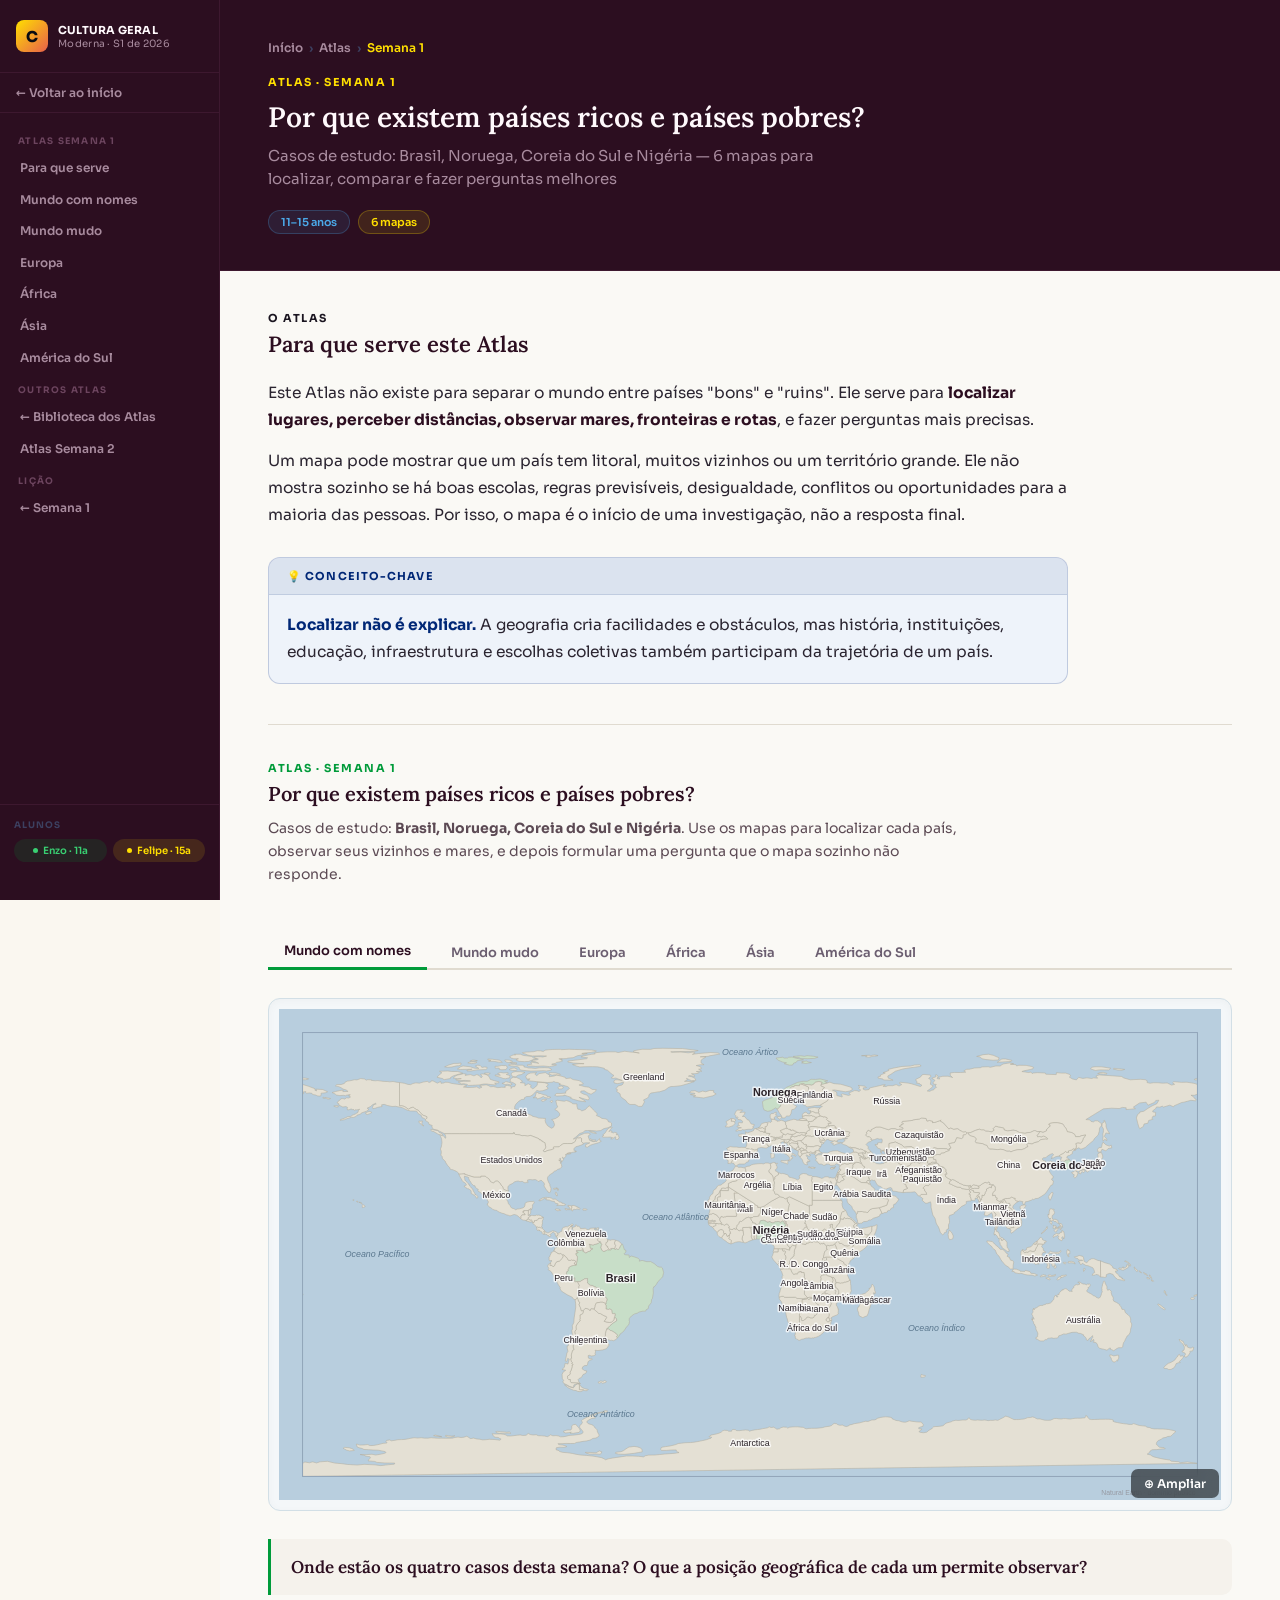
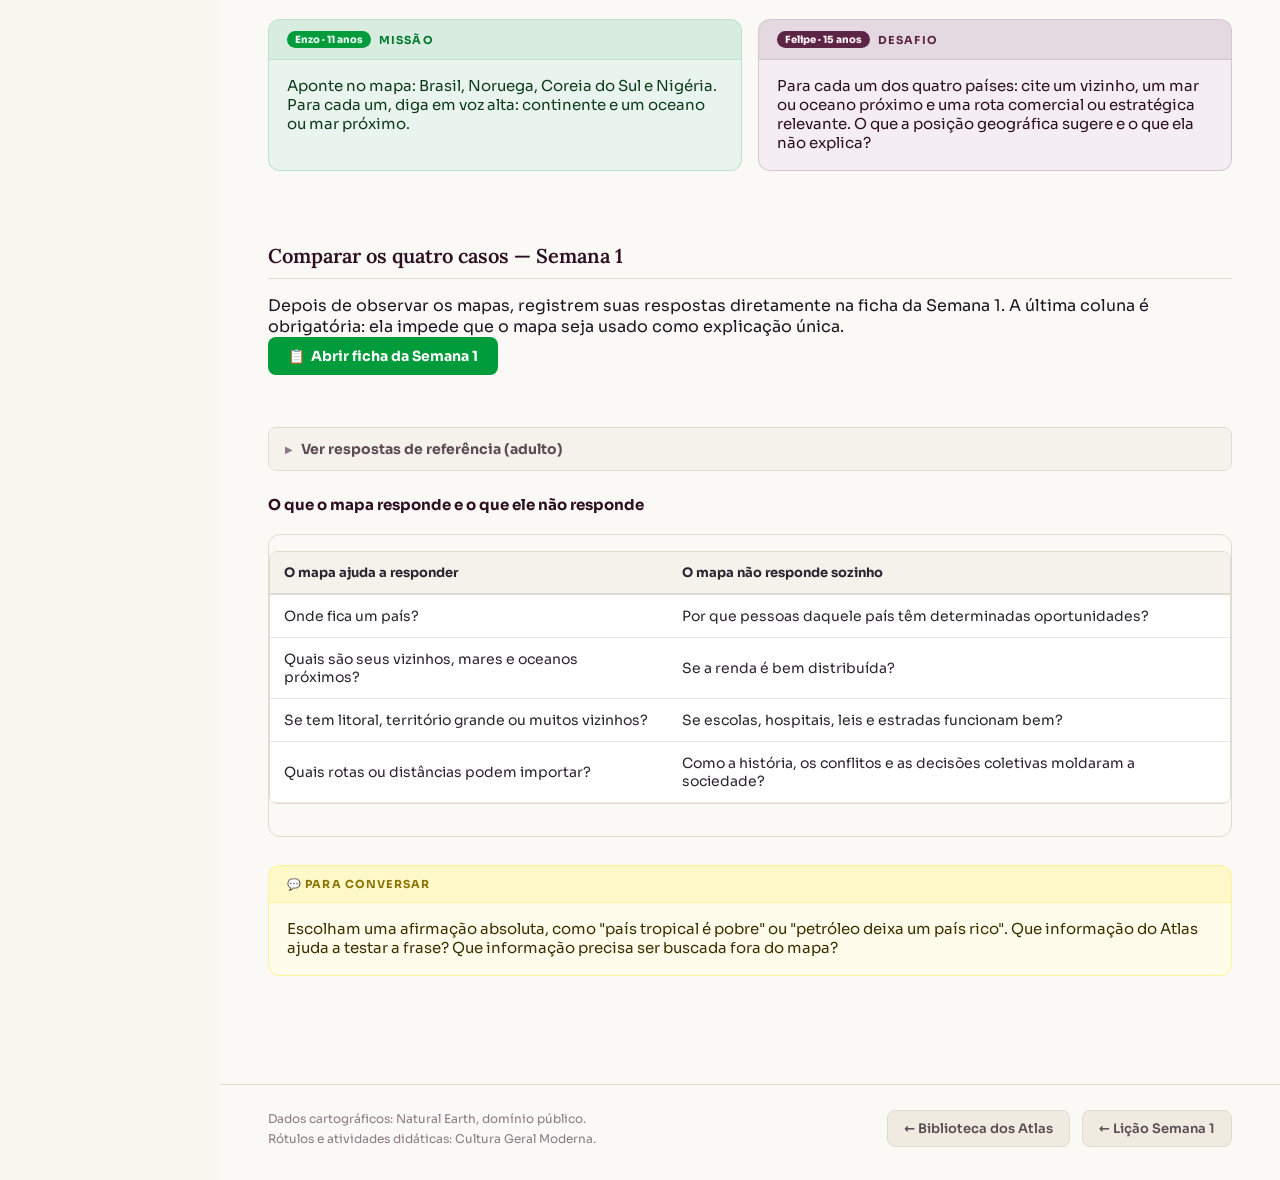
<file: atlas/semana-01/index.html>
<!DOCTYPE html>
<html lang="pt-BR">
<head>
  <meta charset="UTF-8">
  <meta name="viewport" content="width=device-width, initial-scale=1.0">
  <title>Atlas Semana 1 · Cultura Geral Moderna</title>
  <link rel="preconnect" href="https://fonts.googleapis.com">
  <link rel="preconnect" href="https://fonts.gstatic.com" crossorigin>
  <link href="https://fonts.googleapis.com/css2?family=Sora:wght@400;600;700;800&family=Lora:ital,wght@0,400;0,600;1,400&display=swap" rel="stylesheet">
  <link rel="stylesheet" href="../../assets/css/lesson.css">
  <link rel="stylesheet" href="../../assets/css/atlas.css">
</head>
<body>

<!-- ═══════════════════════════ SIDEBAR ═══════════════════════════ -->
<aside class="sidebar" aria-label="Navegação do Atlas">

  <div class="sb-brand">
    <div class="sb-logo">C</div>
    <div class="sb-brand-text">
      <div class="title">Cultura Geral</div>
      <div class="subtitle">Moderna · S1 de 2026</div>
    </div>
  </div>

  <a href="../../index.html" class="sb-back">← Voltar ao início</a>

  <nav class="sb-toc" aria-label="Seções do Atlas">

    <div class="sb-toc-label">Atlas Semana 1</div>
    <a href="#sobre" class="sb-toc-link">Para que serve</a>
    <a href="#atlas-s1" data-goto-section="atlas-s1" data-goto-map="mapa-mundi-nomes"       class="sb-toc-link">Mundo com nomes</a>
    <a href="#atlas-s1" data-goto-section="atlas-s1" data-goto-map="mapa-mundi-mudo"        class="sb-toc-link">Mundo mudo</a>
    <a href="#atlas-s1" data-goto-section="atlas-s1" data-goto-map="europa-nomes"           class="sb-toc-link">Europa</a>
    <a href="#atlas-s1" data-goto-section="atlas-s1" data-goto-map="africa-nomes"           class="sb-toc-link">África</a>
    <a href="#atlas-s1" data-goto-section="atlas-s1" data-goto-map="asia-nomes"             class="sb-toc-link">Ásia</a>
    <a href="#atlas-s1" data-goto-section="atlas-s1" data-goto-map="america-do-sul-nomes"   class="sb-toc-link">América do Sul</a>

    <div class="sb-toc-label">Outros Atlas</div>
    <a href="../index.html"      class="sb-toc-link">← Biblioteca dos Atlas</a>
    <a href="../semana-02/index.html" class="sb-toc-link">Atlas Semana 2</a>

    <div class="sb-toc-label">Lição</div>
    <a href="../../semanas/01/index.html" class="sb-toc-link">← Semana 1</a>

  </nav>

  <div class="sb-alunos">
    <div class="sb-aluno-label">Alunos</div>
    <div class="sb-alunos-row">
      <div class="sb-aluno-chip enzo"><span class="sb-aluno-dot"></span>Enzo · 11a</div>
      <div class="sb-aluno-chip felipe"><span class="sb-aluno-dot"></span>Felipe · 15a</div>
    </div>
  </div>

</aside>

<!-- ═══════════════════════════ MAIN ══════════════════════════════ -->
<main class="main" id="main">

  <!-- ── Hero ─────────────────────────────────────────────────── -->
  <header class="atlas-hero">
    <nav class="breadcrumb" aria-label="Localização">
      <a href="../../index.html">Início</a>
      <span class="breadcrumb-sep">›</span>
      <a href="../index.html">Atlas</a>
      <span class="breadcrumb-sep">›</span>
      <span class="breadcrumb-current">Semana 1</span>
    </nav>
    <div class="lesson-eyebrow">Atlas · Semana 1</div>
    <h1 class="lesson-title">Por que existem países ricos e países pobres?</h1>
    <p class="lesson-subtitle">Casos de estudo: Brasil, Noruega, Coreia do Sul e Nigéria — 6 mapas para localizar, comparar e fazer perguntas melhores</p>
    <div class="lesson-hero-chips">
      <span class="h-chip h-chip-age">11–15 anos</span>
      <span class="h-chip h-chip-duration">6 mapas</span>
    </div>
  </header>

  <!-- ── Corpo ─────────────────────────────────────────────────── -->
  <div class="atlas-body">

    <!-- ── Para que serve ──────────────────────────────────────── -->
    <section id="sobre" aria-labelledby="sobre-title">
      <div class="section-header">
        <div class="section-eyebrow">O Atlas</div>
        <h2 class="section-title" id="sobre-title">Para que serve este Atlas</h2>
      </div>
      <div class="atlas-intro">
        <p>Este Atlas não existe para separar o mundo entre países "bons" e "ruins". Ele serve para <strong>localizar lugares, perceber distâncias, observar mares, fronteiras e rotas</strong>, e fazer perguntas mais precisas.</p>
        <p>Um mapa pode mostrar que um país tem litoral, muitos vizinhos ou um território grande. Ele não mostra sozinho se há boas escolas, regras previsíveis, desigualdade, conflitos ou oportunidades para a maioria das pessoas. Por isso, o mapa é o início de uma investigação, não a resposta final.</p>

        <div class="bloco conceito-chave">
          <div class="bloco-header">💡 Conceito-chave</div>
          <div class="bloco-body">
            <p><strong>Localizar não é explicar.</strong> A geografia cria facilidades e obstáculos, mas história, instituições, educação, infraestrutura e escolhas coletivas também participam da trajetória de um país.</p>
          </div>
        </div>
      </div>
    </section>

    <hr class="section-divider">

    <!-- ══════════════════ SEMANA 1 ══════════════════════════════ -->
    <section id="atlas-s1" class="atlas-section" aria-labelledby="s1-title">

      <div class="atlas-semana-header">
        <div class="atlas-semana-eyebrow s1">Atlas · Semana 1</div>
        <h2 class="atlas-semana-title" id="s1-title">Por que existem países ricos e países pobres?</h2>
        <p class="atlas-semana-desc">Casos de estudo: <strong>Brasil, Noruega, Coreia do Sul e Nigéria</strong>. Use os mapas para localizar cada país, observar seus vizinhos e mares, e depois formular uma pergunta que o mapa sozinho não responde.</p>
      </div>

      <!-- Tabs S1 -->
      <nav class="atlas-nav" role="tablist" aria-label="Mapas da Semana 1">
        <button class="atlas-tab" role="tab" data-map="mapa-mundi-nomes"       aria-selected="true">Mundo com nomes</button>
        <button class="atlas-tab" role="tab" data-map="mapa-mundi-mudo"        aria-selected="false">Mundo mudo</button>
        <button class="atlas-tab" role="tab" data-map="europa-nomes"           aria-selected="false">Europa</button>
        <button class="atlas-tab" role="tab" data-map="africa-nomes"           aria-selected="false">África</button>
        <button class="atlas-tab" role="tab" data-map="asia-nomes"             aria-selected="false">Ásia</button>
        <button class="atlas-tab" role="tab" data-map="america-do-sul-nomes"   aria-selected="false">América do Sul</button>
      </nav>

      <!-- Painel 1 — Mundo com nomes -->
      <div class="atlas-panel" data-map="mapa-mundi-nomes" role="tabpanel">
        <div class="atlas-panel-inner">
          <div class="atlas-map-container">
            <img class="atlas-map" src="../../assets/atlas/base/mapa-mundi-nomes.svg"
                 alt="Mapa-múndi com nomes dos países, oceanos e continentes. Países destacados em verde: Brasil, Noruega, Coreia do Sul e Nigéria.">
            <button class="atlas-zoom-btn" aria-label="Abrir mapa em tela cheia">⊕ Ampliar</button>
          </div>
          <div class="atlas-map-content">
            <p class="atlas-question">Onde estão os quatro casos desta semana? O que a posição geográfica de cada um permite observar?</p>
            <div class="atlas-atividades-grid">
              <div class="bloco missao-enzo">
                <div class="bloco-header"><span class="aluno-badge">Enzo · 11 anos</span> Missão</div>
                <div class="bloco-body">
                  <p>Aponte no mapa: Brasil, Noruega, Coreia do Sul e Nigéria. Para cada um, diga em voz alta: continente e um oceano ou mar próximo.</p>
                </div>
              </div>
              <div class="bloco desafio-felipe">
                <div class="bloco-header"><span class="aluno-badge">Felipe · 15 anos</span> Desafio</div>
                <div class="bloco-body">
                  <p>Para cada um dos quatro países: cite um vizinho, um mar ou oceano próximo e uma rota comercial ou estratégica relevante. O que a posição geográfica sugere e o que ela não explica?</p>
                </div>
              </div>
            </div>
          </div>
        </div>
      </div>

      <!-- Painel 2 — Mundo mudo -->
      <div class="atlas-panel" data-map="mapa-mundi-mudo" role="tabpanel" hidden>
        <div class="atlas-panel-inner">
          <div class="atlas-map-container">
            <img class="atlas-map" src="../../assets/atlas/base/mapa-mundi-mudo.svg"
                 alt="Mapa-múndi sem nomes de países — versão para atividade de localização.">
            <button class="atlas-zoom-btn" aria-label="Abrir mapa em tela cheia">⊕ Ampliar</button>
          </div>
          <div class="atlas-map-content">
            <p class="atlas-question">Sem consultar o mapa com nomes: conseguem apontar Brasil, Noruega, Coreia do Sul e Nigéria?</p>
            <div class="atlas-atividades-grid">
              <div class="bloco missao-enzo">
                <div class="bloco-header"><span class="aluno-badge">Enzo · 11 anos</span> Missão</div>
                <div class="bloco-body">
                  <p>Aponte os quatro países no mapa mudo. Use continentes e oceanos como referência. Depois compare com o mapa com nomes para conferir.</p>
                </div>
              </div>
              <div class="bloco desafio-felipe">
                <div class="bloco-header"><span class="aluno-badge">Felipe · 15 anos</span> Desafio</div>
                <div class="bloco-body">
                  <p>Além dos quatro casos, localize também: China, Índia, Alemanha, Estados Unidos e Austrália. Corrija sem consultar antes de verificar.</p>
                </div>
              </div>
            </div>
          </div>
        </div>
      </div>

      <!-- Painel 3 — Europa -->
      <div class="atlas-panel" data-map="europa-nomes" role="tabpanel" hidden>
        <div class="atlas-panel-inner">
          <div class="atlas-map-container">
            <img class="atlas-map" src="../../assets/atlas/semana-01/europa-nomes.svg"
                 alt="Mapa da Europa com nomes de países e mares. Noruega destacada em verde.">
            <button class="atlas-zoom-btn" aria-label="Abrir mapa em tela cheia">⊕ Ampliar</button>
          </div>
          <div class="atlas-map-content">
            <p class="atlas-question">Noruega: que mares a cercam? Quais países são vizinhos? O que essa posição no Atlântico Norte sugere sobre acesso a mercados?</p>
            <div class="atlas-atividades-grid">
              <div class="bloco missao-enzo">
                <div class="bloco-header"><span class="aluno-badge">Enzo · 11 anos</span> Missão</div>
                <div class="bloco-body">
                  <p>Localize a Noruega e cite dois vizinhos e um mar próximo. Depois localize Alemanha, França e Reino Unido no mesmo mapa.</p>
                </div>
              </div>
              <div class="bloco desafio-felipe">
                <div class="bloco-header"><span class="aluno-badge">Felipe · 15 anos</span> Desafio</div>
                <div class="bloco-body">
                  <p>A Noruega tem costa no Atlântico Norte. Isso criou facilidades para comércio e acesso a mercados europeus. Que informação sobre a Noruega o mapa <em>não</em> consegue mostrar?</p>
                </div>
              </div>
            </div>
          </div>
        </div>
      </div>

      <!-- Painel 4 — África -->
      <div class="atlas-panel" data-map="africa-nomes" role="tabpanel" hidden>
        <div class="atlas-panel-inner">
          <div class="atlas-map-container">
            <img class="atlas-map" src="../../assets/atlas/semana-01/africa-nomes.svg"
                 alt="Mapa da África com nomes de países. Nigéria destacada em verde.">
            <button class="atlas-zoom-btn" aria-label="Abrir mapa em tela cheia">⊕ Ampliar</button>
          </div>
          <div class="atlas-map-content">
            <p class="atlas-question">Nigéria: que acesso ao mar tem? Quais são seus vizinhos imediatos? Por que a posição no Golfo da Guiné importa para o comércio?</p>
            <div class="atlas-atividades-grid">
              <div class="bloco missao-enzo">
                <div class="bloco-header"><span class="aluno-badge">Enzo · 11 anos</span> Missão</div>
                <div class="bloco-body">
                  <p>Localize a Nigéria e identifique: o mar ao sul, dois países vizinhos. Localize também Egito, África do Sul e Etiópia.</p>
                </div>
              </div>
              <div class="bloco desafio-felipe">
                <div class="bloco-header"><span class="aluno-badge">Felipe · 15 anos</span> Desafio</div>
                <div class="bloco-body">
                  <p>A Nigéria tem acesso ao Atlântico, grande população e petróleo. Que combinação de fatores o mapa permite ver? Que fatores explicativos ficam fora do mapa?</p>
                </div>
              </div>
            </div>
          </div>
        </div>
      </div>

      <!-- Painel 5 — Ásia -->
      <div class="atlas-panel" data-map="asia-nomes" role="tabpanel" hidden>
        <div class="atlas-panel-inner">
          <div class="atlas-map-container">
            <img class="atlas-map" src="../../assets/atlas/semana-01/asia-nomes.svg"
                 alt="Mapa do Leste Asiático com nomes de países. Coreia do Sul destacada em verde.">
            <button class="atlas-zoom-btn" aria-label="Abrir mapa em tela cheia">⊕ Ampliar</button>
          </div>
          <div class="atlas-map-content">
            <p class="atlas-question">Coreia do Sul: que potências a cercam? Que posição ela ocupa na Península Coreana e no Leste Asiático?</p>
            <div class="atlas-atividades-grid">
              <div class="bloco missao-enzo">
                <div class="bloco-header"><span class="aluno-badge">Enzo · 11 anos</span> Missão</div>
                <div class="bloco-body">
                  <p>Localize Coreia do Sul, Coreia do Norte, China e Japão. Identifique o mar entre a Coreia e o Japão.</p>
                </div>
              </div>
              <div class="bloco desafio-felipe">
                <div class="bloco-header"><span class="aluno-badge">Felipe · 15 anos</span> Desafio</div>
                <div class="bloco-body">
                  <p>A Coreia do Sul está entre China, Rússia e Japão, e tem a Coreia do Norte ao norte. Como essa posição influencia suas alianças e estratégia econômica? O que o mapa mostra e o que ele não mostra?</p>
                </div>
              </div>
            </div>
          </div>
        </div>
      </div>

      <!-- Painel 6 — América do Sul -->
      <div class="atlas-panel" data-map="america-do-sul-nomes" role="tabpanel" hidden>
        <div class="atlas-panel-inner">
          <div class="atlas-map-container">
            <img class="atlas-map" src="../../assets/atlas/semana-01/america-do-sul-nomes.svg"
                 alt="Mapa da América do Sul com nomes de países. Brasil destacado em verde.">
            <button class="atlas-zoom-btn" aria-label="Abrir mapa em tela cheia">⊕ Ampliar</button>
          </div>
          <div class="atlas-map-content">
            <p class="atlas-question">Brasil: extensa costa atlântica, fronteiras com quase todos os países da América do Sul. O que essa posição central sugere e o que ela não explica?</p>
            <div class="atlas-atividades-grid">
              <div class="bloco missao-enzo">
                <div class="bloco-header"><span class="aluno-badge">Enzo · 11 anos</span> Missão</div>
                <div class="bloco-body">
                  <p>Localize Brasil, Argentina, Chile e Colômbia. Identifique o oceano a leste do Brasil e o oceano a oeste do Chile.</p>
                </div>
              </div>
              <div class="bloco desafio-felipe">
                <div class="bloco-header"><span class="aluno-badge">Felipe · 15 anos</span> Desafio</div>
                <div class="bloco-body">
                  <p>O Brasil tem território enorme, muitos vizinhos e costa atlântica. Quais vantagens geográficas isso representa? Que desvantagens logísticas e políticas o tamanho pode criar?</p>
                </div>
              </div>
            </div>
          </div>
        </div>
      </div>

    </section><!-- /atlas-s1 -->

    <!-- ── Comparar — Semana 1 ──────────────────────────────────── -->
    <section id="comparar" class="atlas-comparar" aria-labelledby="comparar-title">
      <h2 id="comparar-title">Comparar os quatro casos — Semana 1</h2>

      <p class="section-description">
        Depois de observar os mapas, registrem suas respostas diretamente na ficha da Semana 1. A última coluna é obrigatória: ela impede que o mapa seja usado como explicação única.
      </p>

      <a href="../../semanas/01/ficha.html" class="atlas-ficha-cta">Abrir ficha da Semana 1</a>

      <details class="atlas-ref-details">
        <summary>Ver respostas de referência (adulto)</summary>
        <p class="table-caption">Estas não são respostas únicas. Ajudam a conferir a localização básica.</p>
        <div class="table-wrap">
          <table class="table-referencia">
            <thead>
              <tr>
                <th>País</th>
                <th>Exemplos de vizinhos ou mares</th>
                <th>Possibilidade geográfica observável</th>
                <th>Limite da leitura do mapa</th>
              </tr>
            </thead>
            <tbody>
              <tr>
                <td><strong>Brasil</strong></td>
                <td>Argentina, Bolívia, Peru, Colômbia, Venezuela, oceano Atlântico</td>
                <td>Costa extensa e ligação com quase todos os países da América do Sul</td>
                <td>Não explica desigualdade, qualidade da escola ou capacidade de executar políticas públicas</td>
              </tr>
              <tr>
                <td><strong>Noruega</strong></td>
                <td>Suécia, Finlândia, Rússia, mar da Noruega, mar do Norte</td>
                <td>Litoral voltado ao Atlântico Norte e proximidade de mercados europeus</td>
                <td>Não explica como recursos e receitas foram administrados</td>
              </tr>
              <tr>
                <td><strong>Coreia do Sul</strong></td>
                <td>Coreia do Norte, China, Japão, mar Amarelo, mar do Japão</td>
                <td>Proximidade de rotas e mercados do leste asiático</td>
                <td>Não explica industrialização, educação ou conflitos políticos</td>
              </tr>
              <tr>
                <td><strong>Nigéria</strong></td>
                <td>Benim, Níger, Chade, Camarões, Golfo da Guiné</td>
                <td>Acesso ao Atlântico por meio do Golfo da Guiné</td>
                <td>Não explica distribuição da renda, instituições ou diversidade interna</td>
              </tr>
            </tbody>
          </table>
        </div>
      </details>

      <h3>O que o mapa responde e o que ele não responde</h3>
      <div class="table-wrap">
        <table>
          <thead>
            <tr>
              <th>O mapa ajuda a responder</th>
              <th>O mapa não responde sozinho</th>
            </tr>
          </thead>
          <tbody>
            <tr>
              <td>Onde fica um país?</td>
              <td>Por que pessoas daquele país têm determinadas oportunidades?</td>
            </tr>
            <tr>
              <td>Quais são seus vizinhos, mares e oceanos próximos?</td>
              <td>Se a renda é bem distribuída?</td>
            </tr>
            <tr>
              <td>Se tem litoral, território grande ou muitos vizinhos?</td>
              <td>Se escolas, hospitais, leis e estradas funcionam bem?</td>
            </tr>
            <tr>
              <td>Quais rotas ou distâncias podem importar?</td>
              <td>Como a história, os conflitos e as decisões coletivas moldaram a sociedade?</td>
            </tr>
          </tbody>
        </table>
      </div>

      <div class="bloco para-conversar">
        <div class="bloco-header">💬 Para conversar</div>
        <div class="bloco-body">
          <p>Escolham uma afirmação absoluta, como "país tropical é pobre" ou "petróleo deixa um país rico". Que informação do Atlas ajuda a testar a frase? Que informação precisa ser buscada fora do mapa?</p>
        </div>
      </div>
    </section>

  </div><!-- /atlas-body -->

  <!-- ── Rodapé ─────────────────────────────────────────────────── -->
  <footer class="atlas-footer">
    <p class="atlas-attribution">
      Dados cartográficos: Natural Earth, domínio público.<br>
      Rótulos e atividades didáticas: Cultura Geral Moderna.
    </p>
    <div style="display:flex; gap:12px; flex-wrap:wrap;">
      <a href="../index.html"               class="atlas-back-link">← Biblioteca dos Atlas</a>
      <a href="../../semanas/01/index.html" class="atlas-back-link">← Lição Semana 1</a>
    </div>
  </footer>

</main>

<!-- Mobile bottom nav -->
<nav class="mobile-nav" aria-label="Navegação mobile">
  <div class="mobile-nav-inner">
    <a href="../../index.html"              class="mobile-nav-item"><span>🏠</span><span>Início</span></a>
    <a href="../index.html"                 class="mobile-nav-item"><span>🗺️</span><span>Atlas</span></a>
    <a href="../../semanas/01/index.html"   class="mobile-nav-item"><span>📖</span><span>Lição S1</span></a>
    <a href="../../semanas/01/ficha.html"   class="mobile-nav-item"><span>📋</span><span>Ficha S1</span></a>
  </div>
</nav>

<script src="../../assets/js/atlas-engine.js"></script>
</body>
</html>
</file>
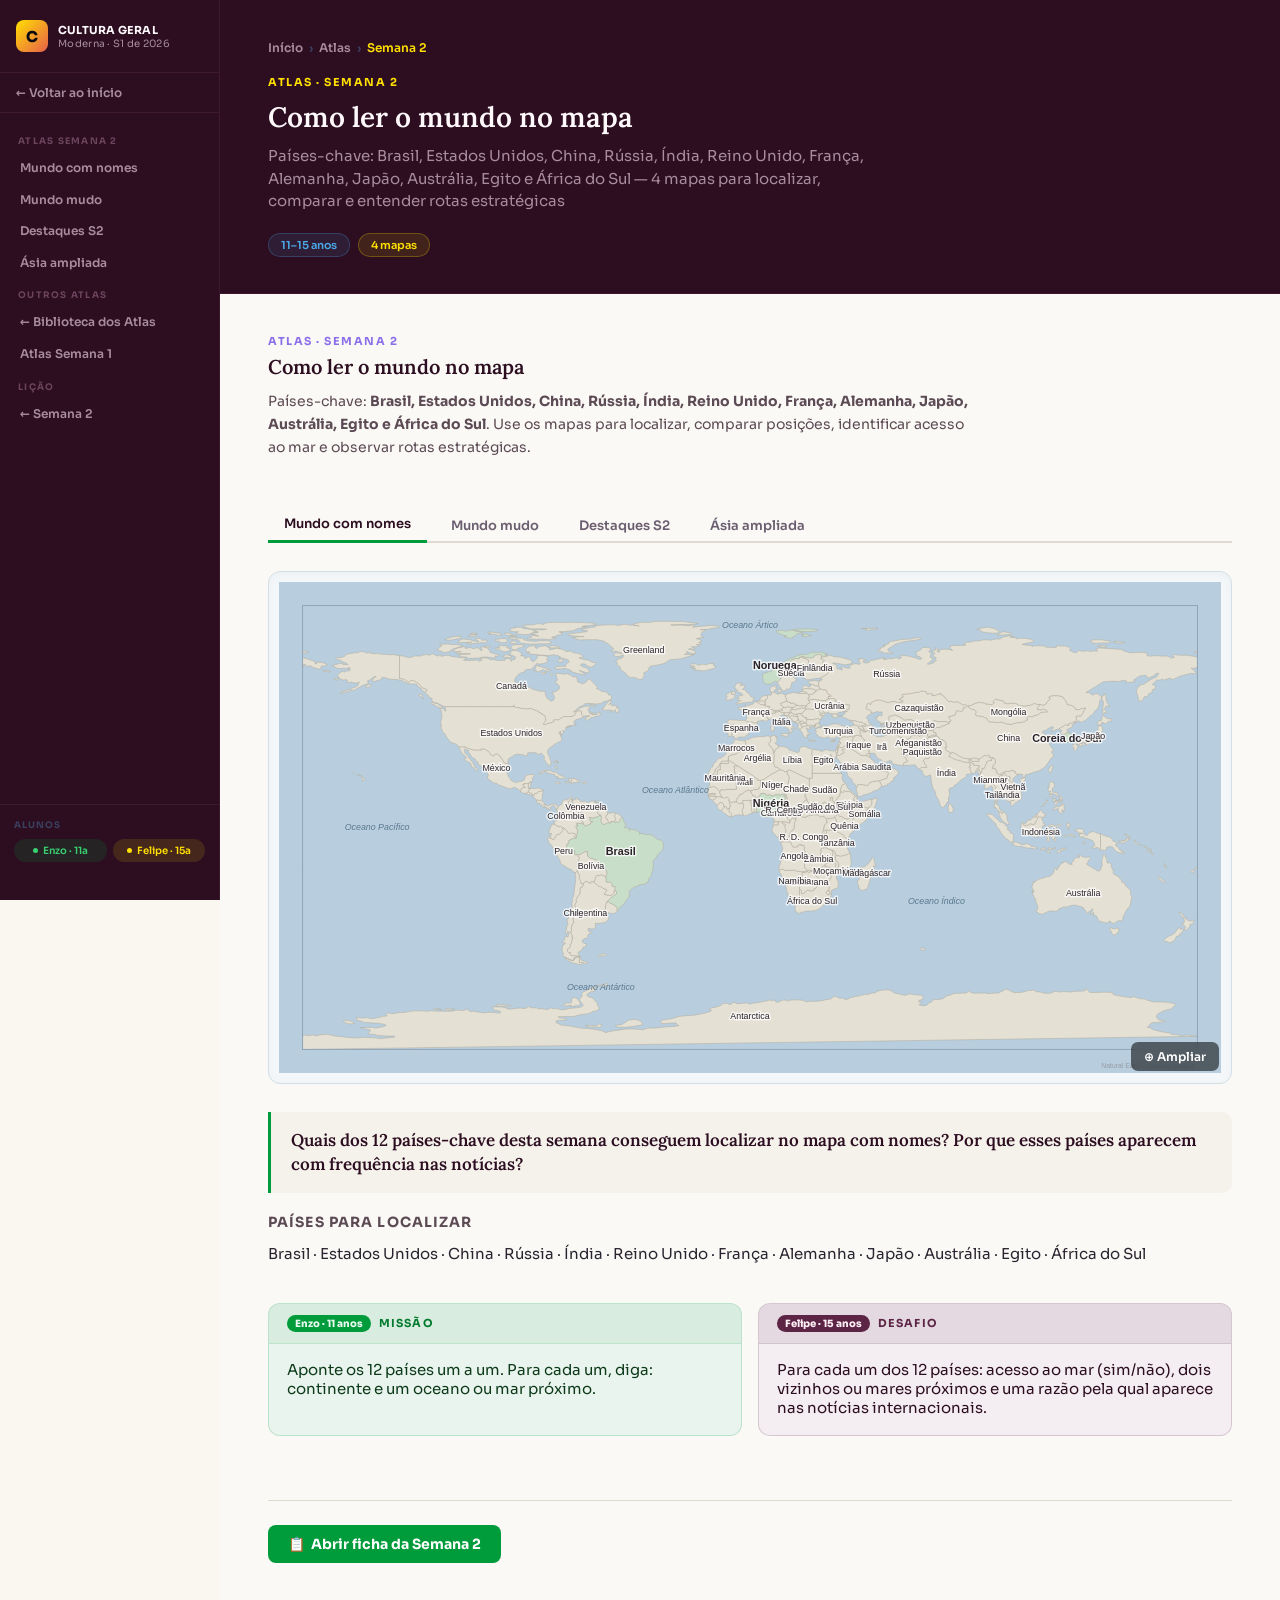
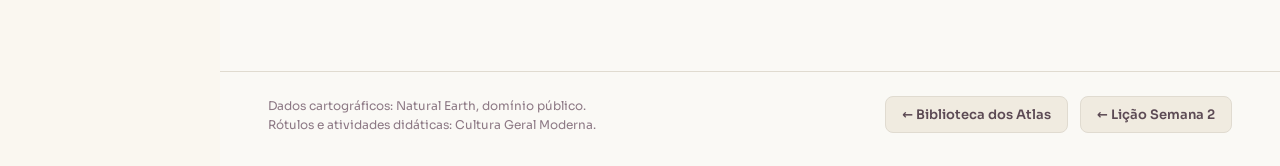
<file: atlas/semana-02/index.html>
<!DOCTYPE html>
<html lang="pt-BR">
<head>
  <meta charset="UTF-8">
  <meta name="viewport" content="width=device-width, initial-scale=1.0">
  <title>Atlas Semana 2 · Cultura Geral Moderna</title>
  <link rel="preconnect" href="https://fonts.googleapis.com">
  <link rel="preconnect" href="https://fonts.gstatic.com" crossorigin>
  <link href="https://fonts.googleapis.com/css2?family=Sora:wght@400;600;700;800&family=Lora:ital,wght@0,400;0,600;1,400&display=swap" rel="stylesheet">
  <link rel="stylesheet" href="../../assets/css/lesson.css">
  <link rel="stylesheet" href="../../assets/css/atlas.css">
</head>
<body>

<!-- ═══════════════════════════ SIDEBAR ═══════════════════════════ -->
<aside class="sidebar" aria-label="Navegação do Atlas">

  <div class="sb-brand">
    <div class="sb-logo">C</div>
    <div class="sb-brand-text">
      <div class="title">Cultura Geral</div>
      <div class="subtitle">Moderna · S1 de 2026</div>
    </div>
  </div>

  <a href="../../index.html" class="sb-back">← Voltar ao início</a>

  <nav class="sb-toc" aria-label="Seções do Atlas">

    <div class="sb-toc-label">Atlas Semana 2</div>
    <a href="#atlas-s2" data-goto-section="atlas-s2" data-goto-map="mapa-mundi-nomes"  class="sb-toc-link">Mundo com nomes</a>
    <a href="#atlas-s2" data-goto-section="atlas-s2" data-goto-map="mapa-mundi-mudo"   class="sb-toc-link">Mundo mudo</a>
    <a href="#atlas-s2" data-goto-section="atlas-s2" data-goto-map="s2-destaques"      class="sb-toc-link">Destaques S2</a>
    <a href="#atlas-s2" data-goto-section="atlas-s2" data-goto-map="s2-asia"           class="sb-toc-link">Ásia ampliada</a>

    <div class="sb-toc-label">Outros Atlas</div>
    <a href="../index.html"       class="sb-toc-link">← Biblioteca dos Atlas</a>
    <a href="../semana-01/index.html" class="sb-toc-link">Atlas Semana 1</a>

    <div class="sb-toc-label">Lição</div>
    <a href="../../semanas/02/index.html" class="sb-toc-link">← Semana 2</a>

  </nav>

  <div class="sb-alunos">
    <div class="sb-aluno-label">Alunos</div>
    <div class="sb-alunos-row">
      <div class="sb-aluno-chip enzo"><span class="sb-aluno-dot"></span>Enzo · 11a</div>
      <div class="sb-aluno-chip felipe"><span class="sb-aluno-dot"></span>Felipe · 15a</div>
    </div>
  </div>

</aside>

<!-- ═══════════════════════════ MAIN ══════════════════════════════ -->
<main class="main" id="main">

  <!-- ── Hero ─────────────────────────────────────────────────── -->
  <header class="atlas-hero">
    <nav class="breadcrumb" aria-label="Localização">
      <a href="../../index.html">Início</a>
      <span class="breadcrumb-sep">›</span>
      <a href="../index.html">Atlas</a>
      <span class="breadcrumb-sep">›</span>
      <span class="breadcrumb-current">Semana 2</span>
    </nav>
    <div class="lesson-eyebrow">Atlas · Semana 2</div>
    <h1 class="lesson-title">Como ler o mundo no mapa</h1>
    <p class="lesson-subtitle">Países-chave: Brasil, Estados Unidos, China, Rússia, Índia, Reino Unido, França, Alemanha, Japão, Austrália, Egito e África do Sul — 4 mapas para localizar, comparar e entender rotas estratégicas</p>
    <div class="lesson-hero-chips">
      <span class="h-chip h-chip-age">11–15 anos</span>
      <span class="h-chip h-chip-duration">4 mapas</span>
    </div>
  </header>

  <!-- ── Corpo ─────────────────────────────────────────────────── -->
  <div class="atlas-body">

    <!-- ══════════════════ SEMANA 2 ══════════════════════════════ -->
    <section id="atlas-s2" class="atlas-section" aria-labelledby="s2-title">

      <div class="atlas-semana-header">
        <div class="atlas-semana-eyebrow s2">Atlas · Semana 2</div>
        <h2 class="atlas-semana-title" id="s2-title">Como ler o mundo no mapa</h2>
        <p class="atlas-semana-desc">Países-chave: <strong>Brasil, Estados Unidos, China, Rússia, Índia, Reino Unido, França, Alemanha, Japão, Austrália, Egito e África do Sul</strong>. Use os mapas para localizar, comparar posições, identificar acesso ao mar e observar rotas estratégicas.</p>
      </div>

      <!-- Tabs S2 -->
      <nav class="atlas-nav" role="tablist" aria-label="Mapas da Semana 2">
        <button class="atlas-tab" role="tab" data-map="mapa-mundi-nomes"  aria-selected="true">Mundo com nomes</button>
        <button class="atlas-tab" role="tab" data-map="mapa-mundi-mudo"   aria-selected="false">Mundo mudo</button>
        <button class="atlas-tab" role="tab" data-map="s2-destaques"      aria-selected="false">Destaques S2</button>
        <button class="atlas-tab" role="tab" data-map="s2-asia"           aria-selected="false">Ásia ampliada</button>
      </nav>

      <!-- S2 Painel 1 — Mundo com nomes -->
      <div class="atlas-panel" data-map="mapa-mundi-nomes" role="tabpanel">
        <div class="atlas-panel-inner">
          <div class="atlas-map-container">
            <img class="atlas-map" src="../../assets/atlas/base/mapa-mundi-nomes.svg"
                 alt="Mapa-múndi com nomes dos países e oceanos.">
            <button class="atlas-zoom-btn" aria-label="Abrir mapa em tela cheia">⊕ Ampliar</button>
          </div>
          <div class="atlas-map-content">
            <p class="atlas-question">Quais dos 12 países-chave desta semana conseguem localizar no mapa com nomes? Por que esses países aparecem com frequência nas notícias?</p>
            <div class="atlas-content-section">
              <h3>Países para localizar</h3>
              <p>Brasil · Estados Unidos · China · Rússia · Índia · Reino Unido · França · Alemanha · Japão · Austrália · Egito · África do Sul</p>
            </div>
            <div class="atlas-atividades-grid">
              <div class="bloco missao-enzo">
                <div class="bloco-header"><span class="aluno-badge">Enzo · 11 anos</span> Missão</div>
                <div class="bloco-body">
                  <p>Aponte os 12 países um a um. Para cada um, diga: continente e um oceano ou mar próximo.</p>
                </div>
              </div>
              <div class="bloco desafio-felipe">
                <div class="bloco-header"><span class="aluno-badge">Felipe · 15 anos</span> Desafio</div>
                <div class="bloco-body">
                  <p>Para cada um dos 12 países: acesso ao mar (sim/não), dois vizinhos ou mares próximos e uma razão pela qual aparece nas notícias internacionais.</p>
                </div>
              </div>
            </div>
          </div>
        </div>
      </div>

      <!-- S2 Painel 2 — Mundo mudo -->
      <div class="atlas-panel" data-map="mapa-mundi-mudo" role="tabpanel" hidden>
        <div class="atlas-panel-inner">
          <div class="atlas-map-container">
            <img class="atlas-map" src="../../assets/atlas/base/mapa-mundi-mudo.svg"
                 alt="Mapa-múndi sem nomes — versão para atividade de localização.">
            <button class="atlas-zoom-btn" aria-label="Abrir mapa em tela cheia">⊕ Ampliar</button>
          </div>
          <div class="atlas-map-content">
            <p class="atlas-question">Sem consultar o mapa com nomes: onde estão os 12 países-chave da Semana 2? Use continentes e oceanos como orientação.</p>
            <div class="atlas-atividades-grid">
              <div class="bloco missao-enzo">
                <div class="bloco-header"><span class="aluno-badge">Enzo · 11 anos</span> Missão</div>
                <div class="bloco-body">
                  <p>Aponte os 12 países no mapa mudo. Depois abra o mapa com nomes e compare. Anote quantos acertou.</p>
                </div>
              </div>
              <div class="bloco desafio-felipe">
                <div class="bloco-header"><span class="aluno-badge">Felipe · 15 anos</span> Desafio</div>
                <div class="bloco-body">
                  <p>Localize os 12 países E mais 8 à sua escolha. Para cada erro, tente entender por que errou: confundiu continente, tamanho ou posição relativa?</p>
                </div>
              </div>
            </div>
          </div>
        </div>
      </div>

      <!-- S2 Painel 3 — Destaques -->
      <div class="atlas-panel" data-map="s2-destaques" role="tabpanel" hidden>
        <div class="atlas-panel-inner">
          <div class="atlas-map-container">
            <img class="atlas-map" src="../../assets/atlas/semana-02/mapa-mundi-destaques.svg"
                 alt="Mapa-múndi com os 12 países-chave da Semana 2 destacados em verde: Brasil, Estados Unidos, China, Rússia, Índia, Reino Unido, França, Alemanha, Japão, Austrália, Egito e África do Sul.">
            <button class="atlas-zoom-btn" aria-label="Abrir mapa em tela cheia">⊕ Ampliar</button>
          </div>
          <div class="atlas-map-content">
            <p class="atlas-question">Os países destacados são os mais citados na Semana 2. O que eles têm em comum? O que os diferencia em tamanho, posição e acesso ao mar?</p>
            <div class="atlas-content-section">
              <h3>Observe e registre</h3>
              <ul>
                <li>Quais têm acesso direto ao oceano?</li>
                <li>Quais estão em mais de um continente ou em posição entre continentes?</li>
                <li>Quais controlam estreitos, canais ou rotas estratégicas?</li>
                <li>Que países não estão destacados mas aparecem como vizinhos importantes?</li>
              </ul>
            </div>
            <div class="atlas-atividades-grid">
              <div class="bloco missao-enzo">
                <div class="bloco-header"><span class="aluno-badge">Enzo · 11 anos</span> Missão</div>
                <div class="bloco-body">
                  <p>Dos 12 países destacados, escolha 5 e diga para cada um: continente, um vizinho e se tem litoral.</p>
                </div>
              </div>
              <div class="bloco desafio-felipe">
                <div class="bloco-header"><span class="aluno-badge">Felipe · 15 anos</span> Desafio</div>
                <div class="bloco-body">
                  <p>Compare China e Estados Unidos: posição no mapa, acesso a oceanos, vizinhos e tamanho. Depois compare Egito e Alemanha. Que diferenças geográficas existem entre esses pares?</p>
                </div>
              </div>
            </div>
          </div>
        </div>
      </div>

      <!-- S2 Painel 4 — Ásia ampliada -->
      <div class="atlas-panel" data-map="s2-asia" role="tabpanel" hidden>
        <div class="atlas-panel-inner">
          <div class="atlas-map-container">
            <img class="atlas-map" src="../../assets/atlas/semana-02/mapa-asia-destaques.svg"
                 alt="Mapa da Ásia ampliada da Semana 2, cobrindo China, Índia, Japão, Coreia do Sul e Indonésia. Países destacados em verde.">
            <button class="atlas-zoom-btn" aria-label="Abrir mapa em tela cheia">⊕ Ampliar</button>
          </div>
          <div class="atlas-map-content">
            <p class="atlas-question">China, Índia, Japão, Coreia do Sul e Indonésia. Por que esta região concentra tanto poder econômico e tensão geopolítica ao mesmo tempo?</p>
            <div class="atlas-content-section">
              <h3>Observe no mapa</h3>
              <ul>
                <li>China: extensão, fronteiras com quem, acesso ao Pacífico e mares internos.</li>
                <li>Índia: subcontinente entre o Índico e o Pacífico, fronteira com China e Paquistão.</li>
                <li>Japão: arquipélago no Pacífico, próximo da China e da Coreia.</li>
                <li>Indonésia: arquipélago estratégico entre o Índico e o Pacífico.</li>
              </ul>
            </div>
            <div class="atlas-atividades-grid">
              <div class="bloco missao-enzo">
                <div class="bloco-header"><span class="aluno-badge">Enzo · 11 anos</span> Missão</div>
                <div class="bloco-body">
                  <p>Localize China, Índia, Japão, Coreia do Sul e Indonésia. Para cada um, diga um mar ou oceano próximo.</p>
                </div>
              </div>
              <div class="bloco desafio-felipe">
                <div class="bloco-header"><span class="aluno-badge">Felipe · 15 anos</span> Desafio</div>
                <div class="bloco-body">
                  <p>O Mar do Sul da China é uma área de disputa entre vários países. Olhando o mapa, quais países ficam em torno desse mar? Por que a posição geográfica torna essa área estratégica?</p>
                </div>
              </div>
            </div>
          </div>
        </div>
      </div>

    </section><!-- /atlas-s2 -->

    <!-- ── Ficha Semana 2 ─────────────────────────────────────────── -->
    <div style="margin-top: 32px; padding-top: 24px; border-top: 1px solid #E0DBD0;">
      <a href="../../semanas/02/ficha.html" class="atlas-ficha-cta">Abrir ficha da Semana 2</a>
    </div>

  </div><!-- /atlas-body -->

  <!-- ── Rodapé ─────────────────────────────────────────────────── -->
  <footer class="atlas-footer">
    <p class="atlas-attribution">
      Dados cartográficos: Natural Earth, domínio público.<br>
      Rótulos e atividades didáticas: Cultura Geral Moderna.
    </p>
    <div style="display:flex; gap:12px; flex-wrap:wrap;">
      <a href="../index.html"               class="atlas-back-link">← Biblioteca dos Atlas</a>
      <a href="../../semanas/02/index.html" class="atlas-back-link">← Lição Semana 2</a>
    </div>
  </footer>

</main>

<!-- Mobile bottom nav -->
<nav class="mobile-nav" aria-label="Navegação mobile">
  <div class="mobile-nav-inner">
    <a href="../../index.html"              class="mobile-nav-item"><span>🏠</span><span>Início</span></a>
    <a href="../index.html"                 class="mobile-nav-item"><span>🗺️</span><span>Atlas</span></a>
    <a href="../../semanas/02/index.html"   class="mobile-nav-item"><span>📖</span><span>Lição S2</span></a>
    <a href="../../semanas/02/ficha.html"   class="mobile-nav-item"><span>📋</span><span>Ficha S2</span></a>
  </div>
</nav>

<script src="../../assets/js/atlas-engine.js"></script>
</body>
</html>
</file>
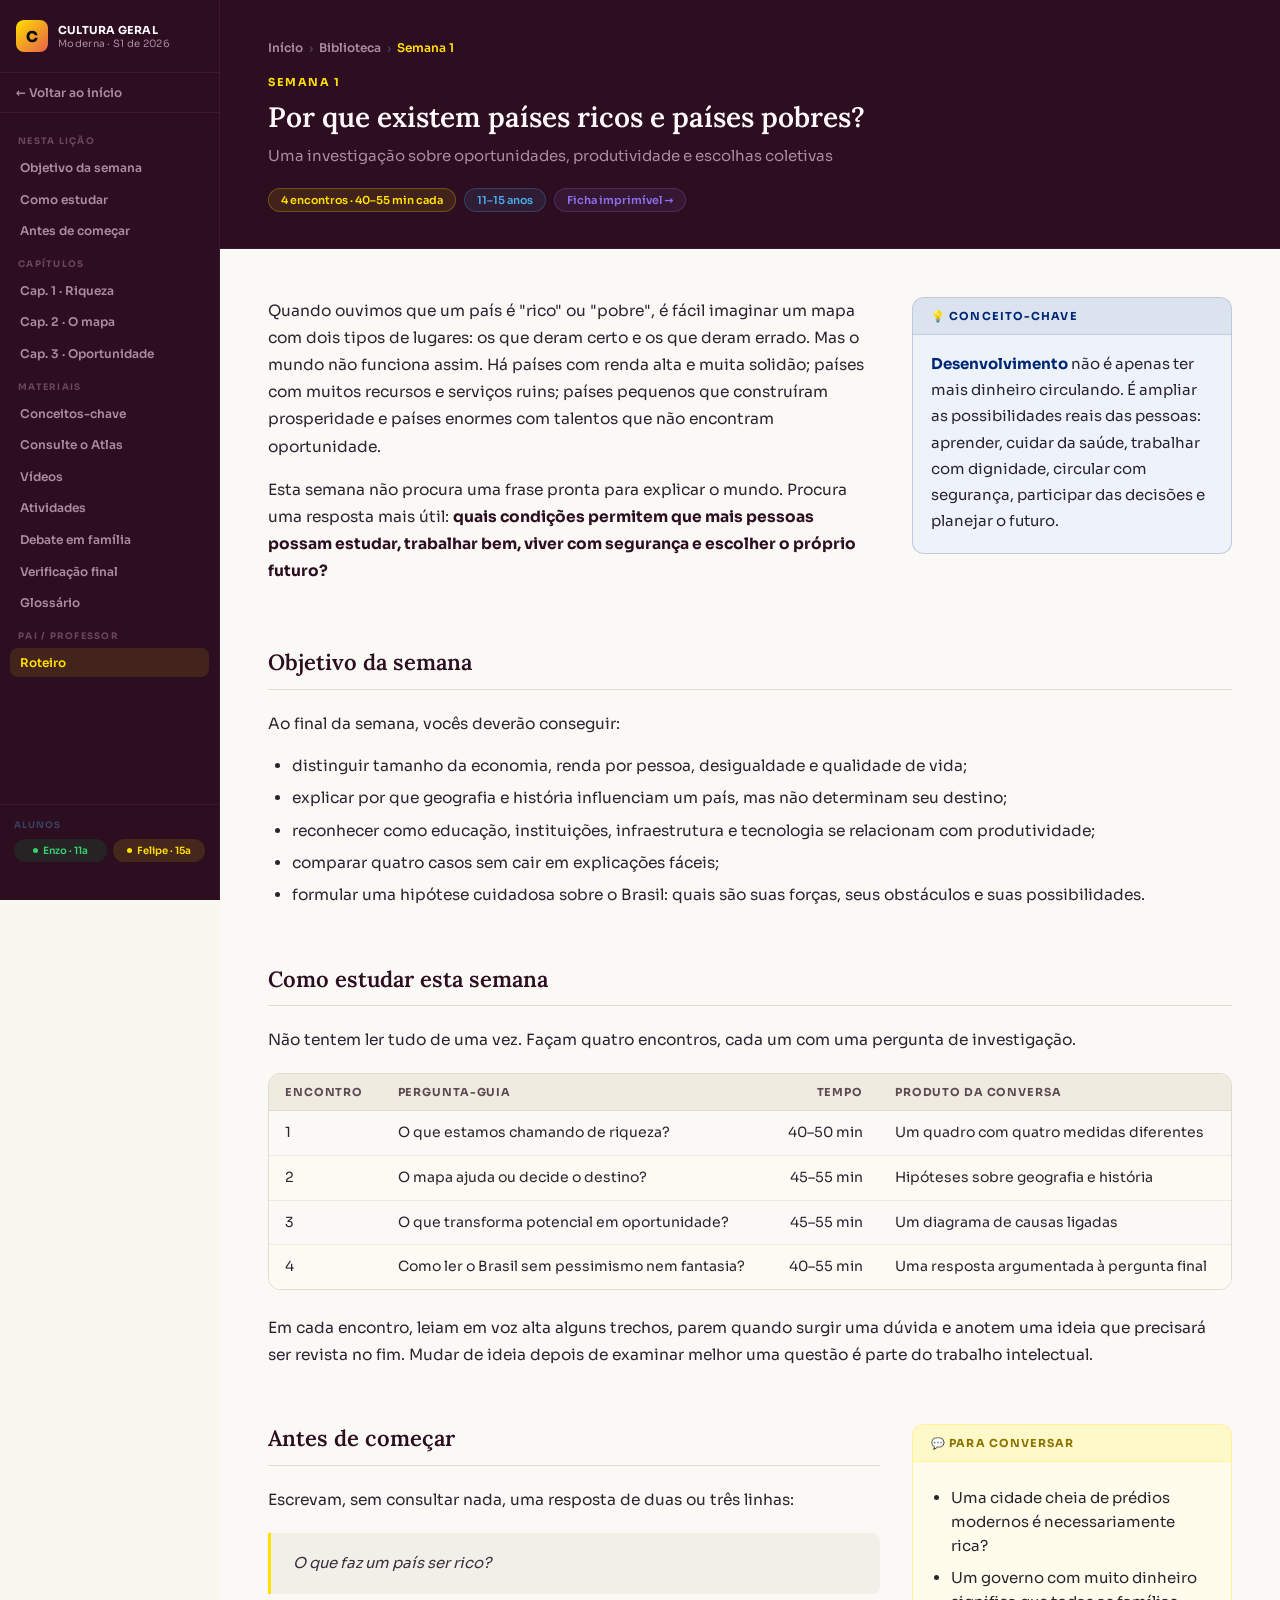
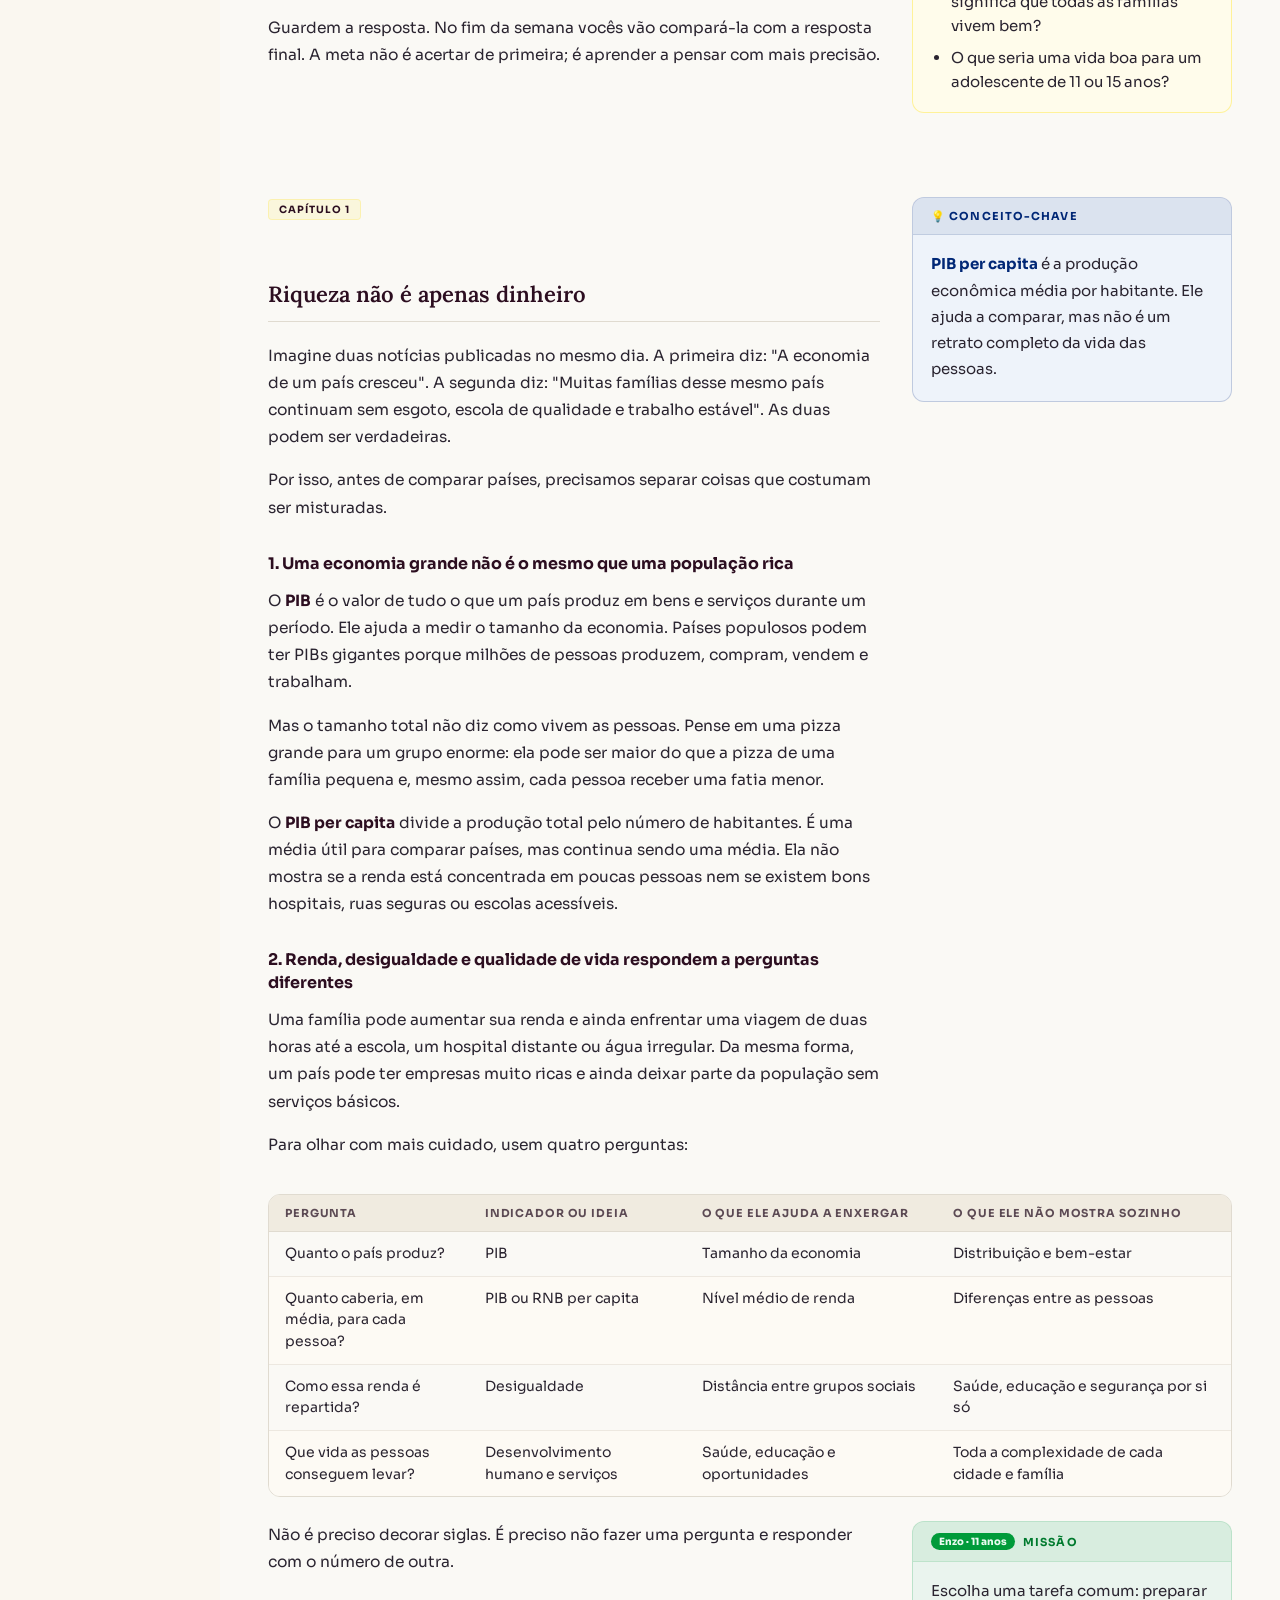
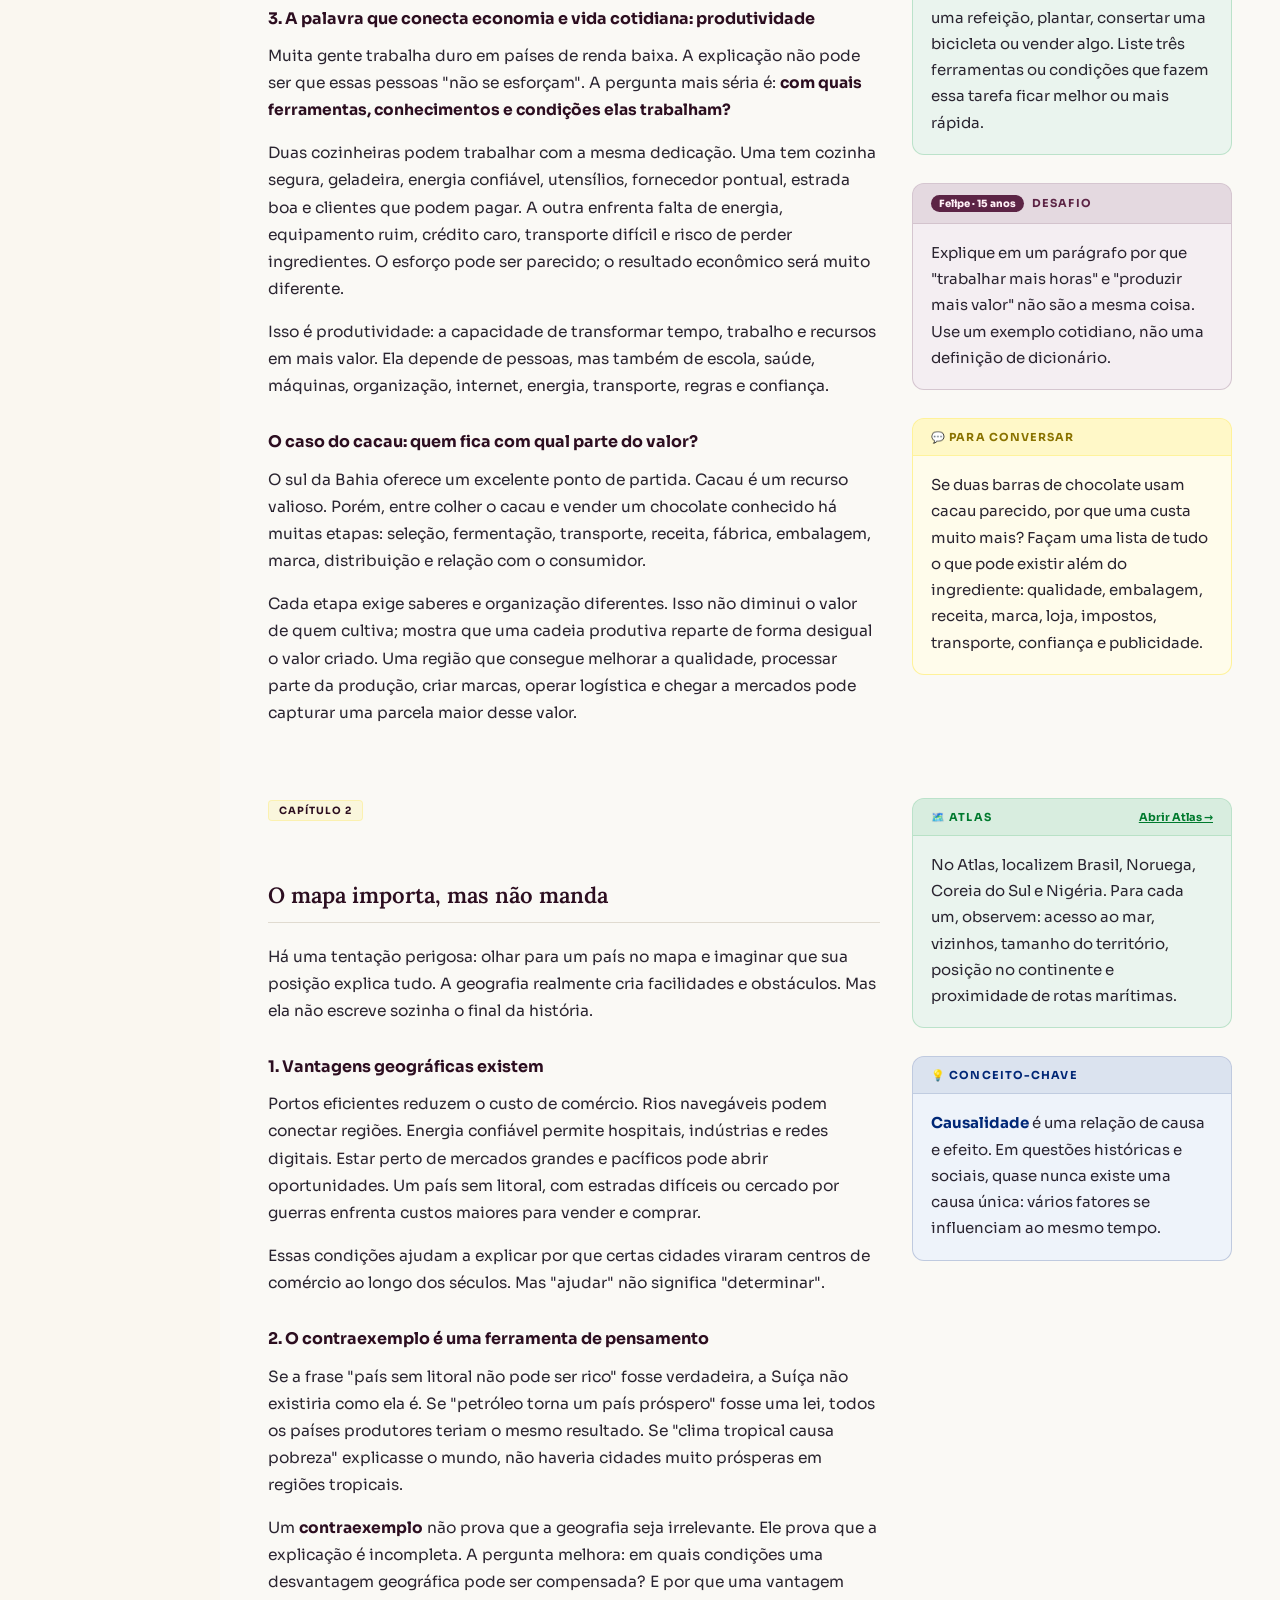
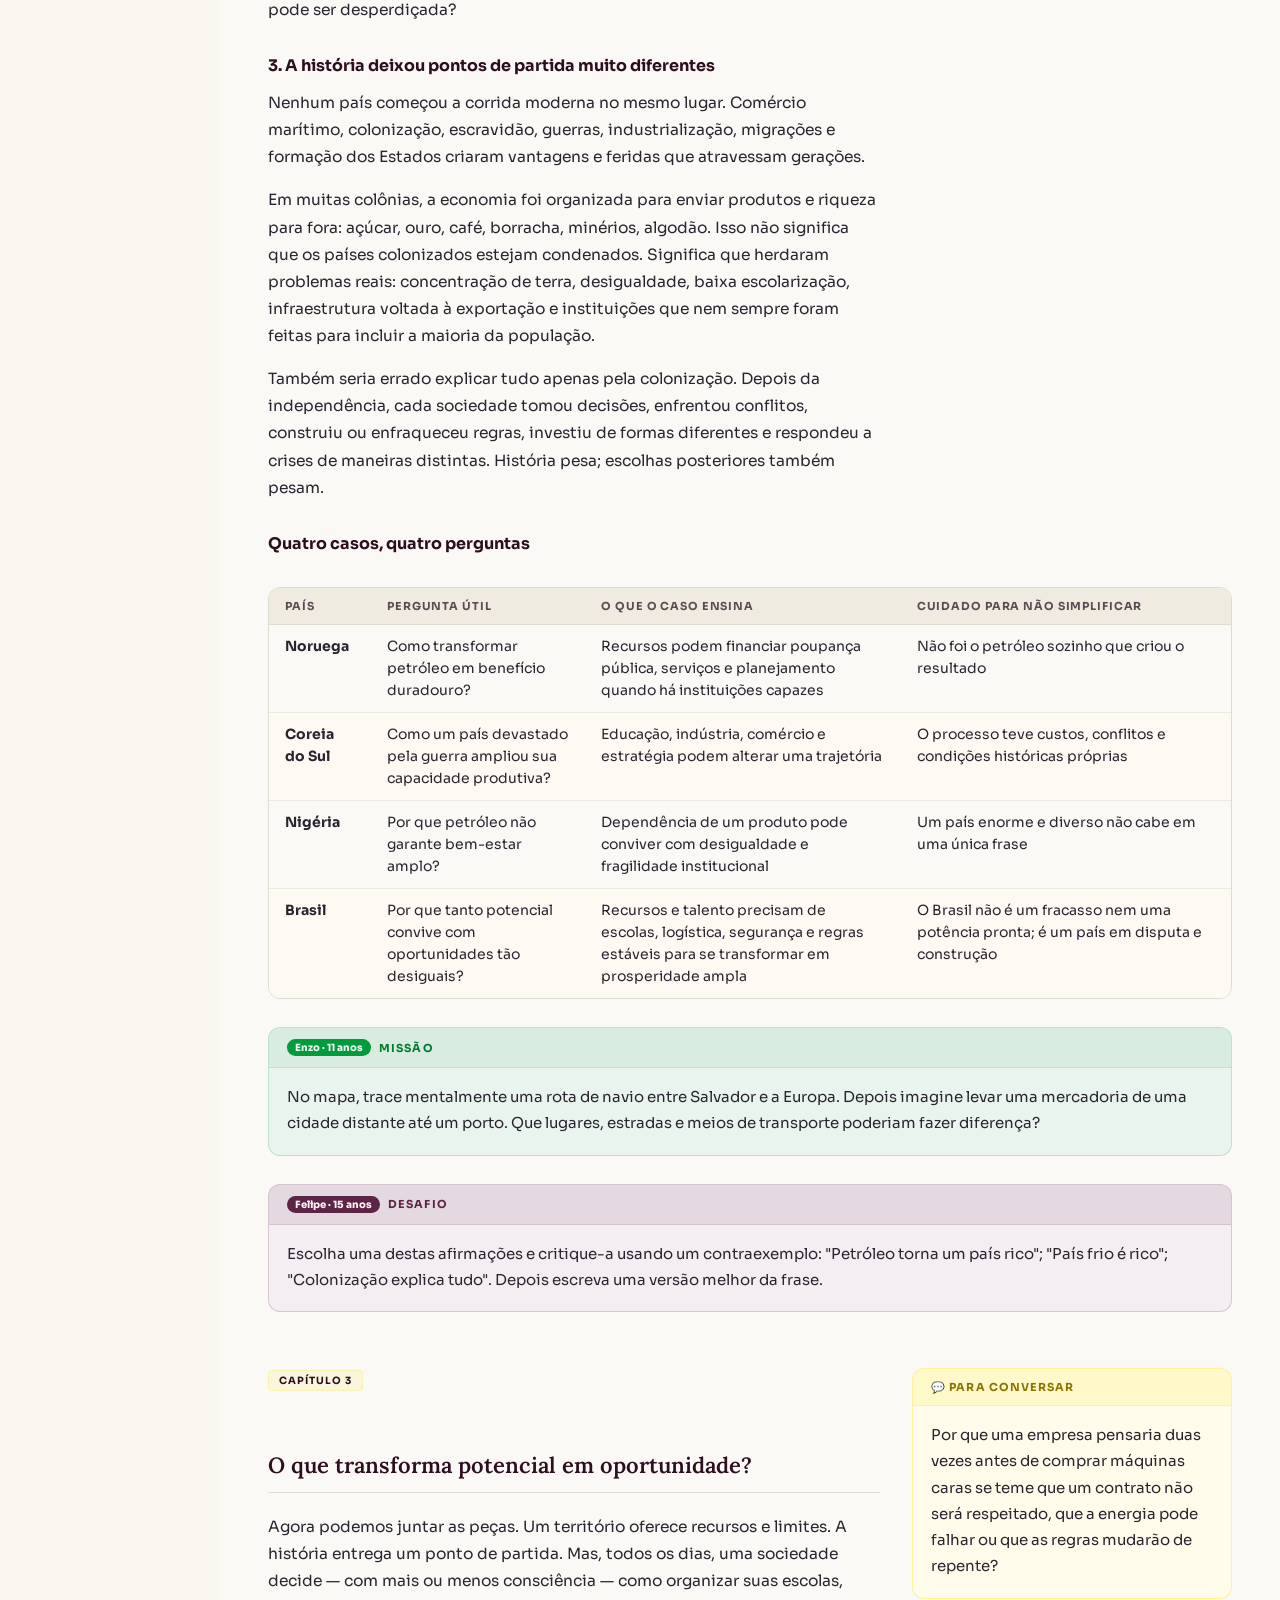
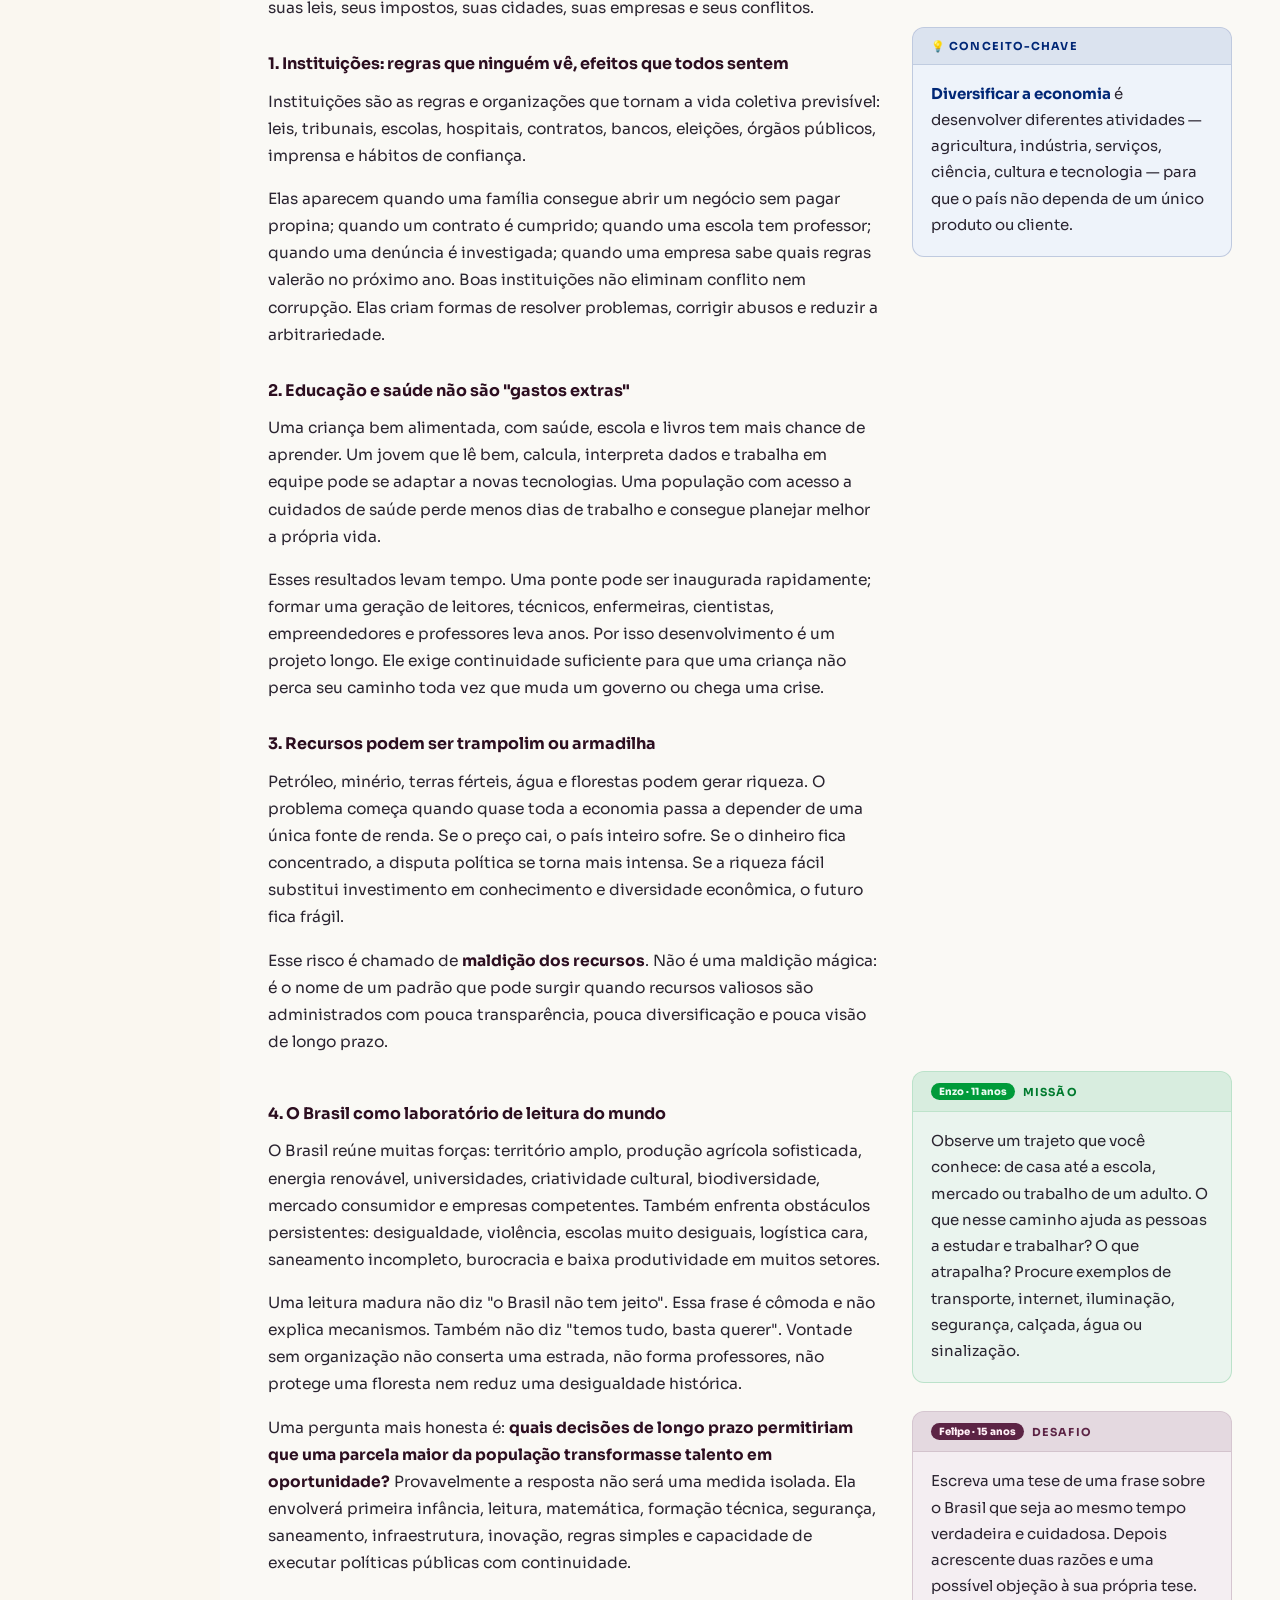
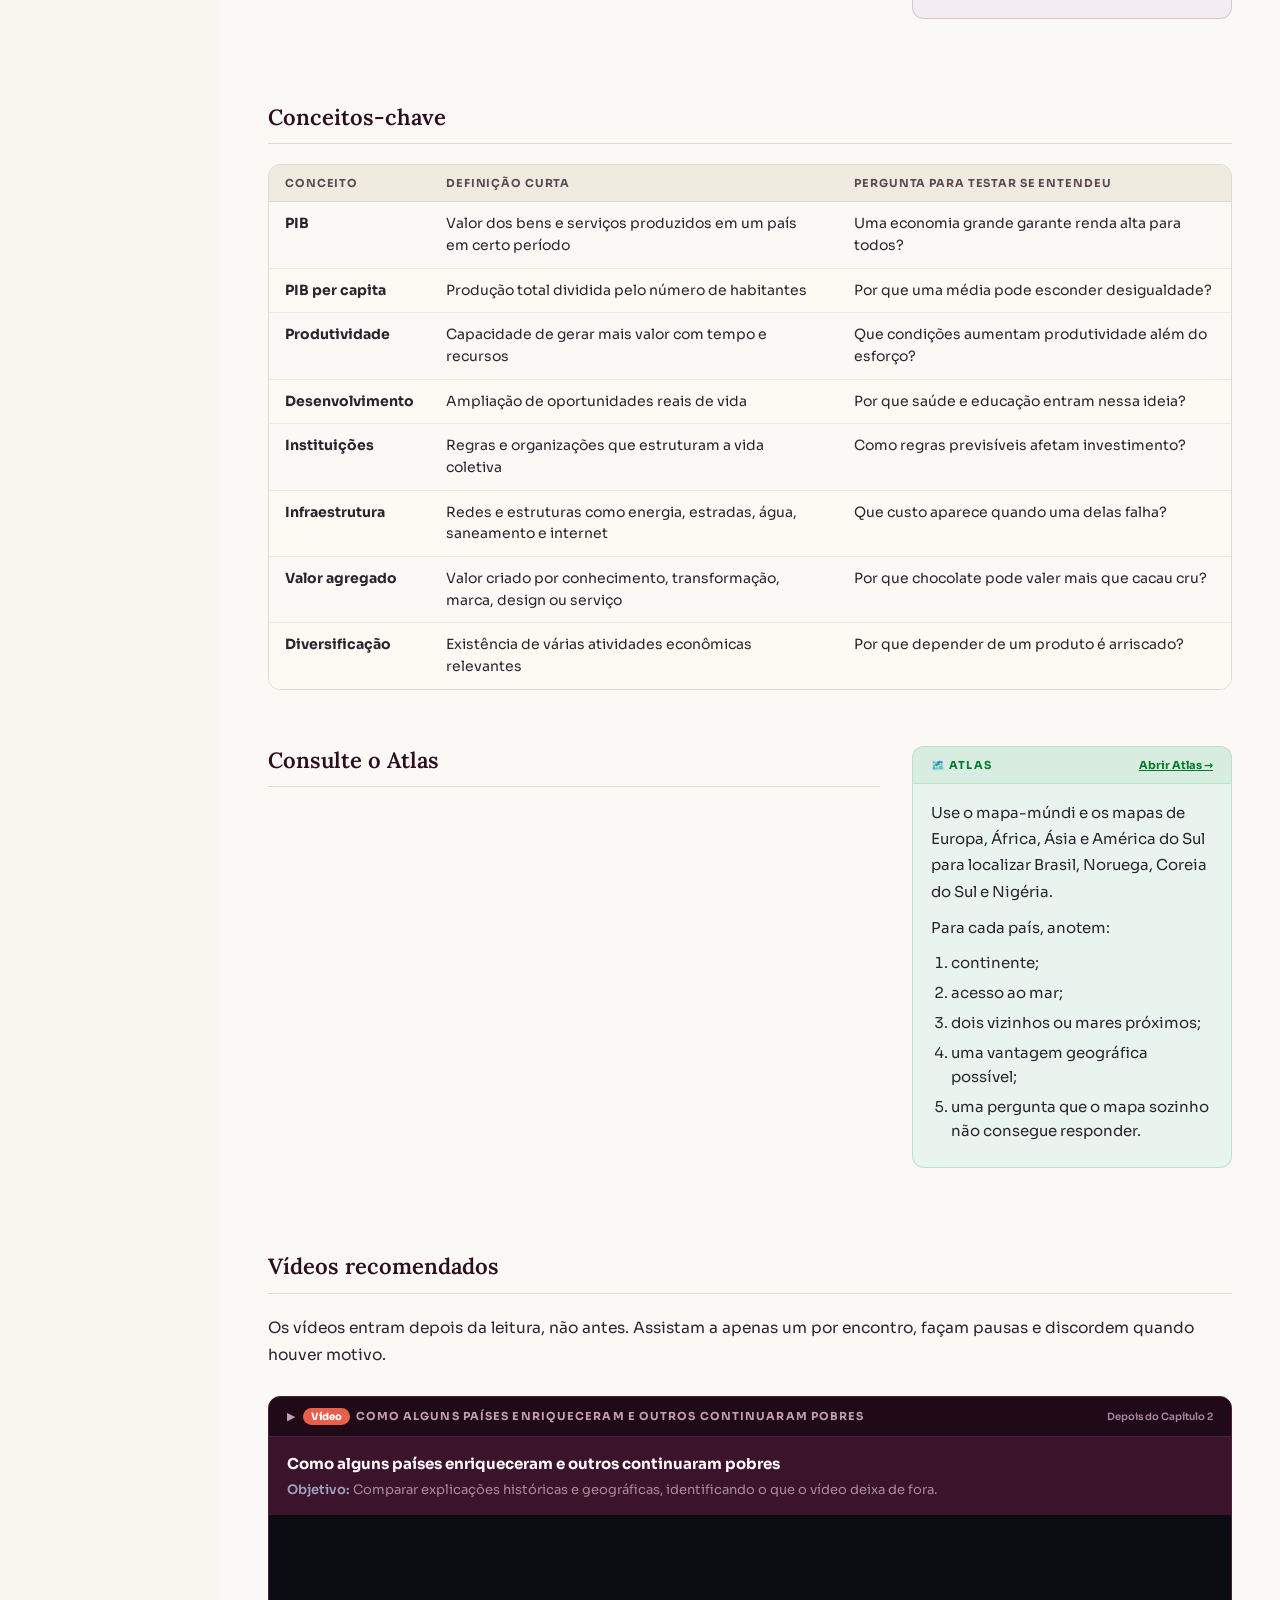
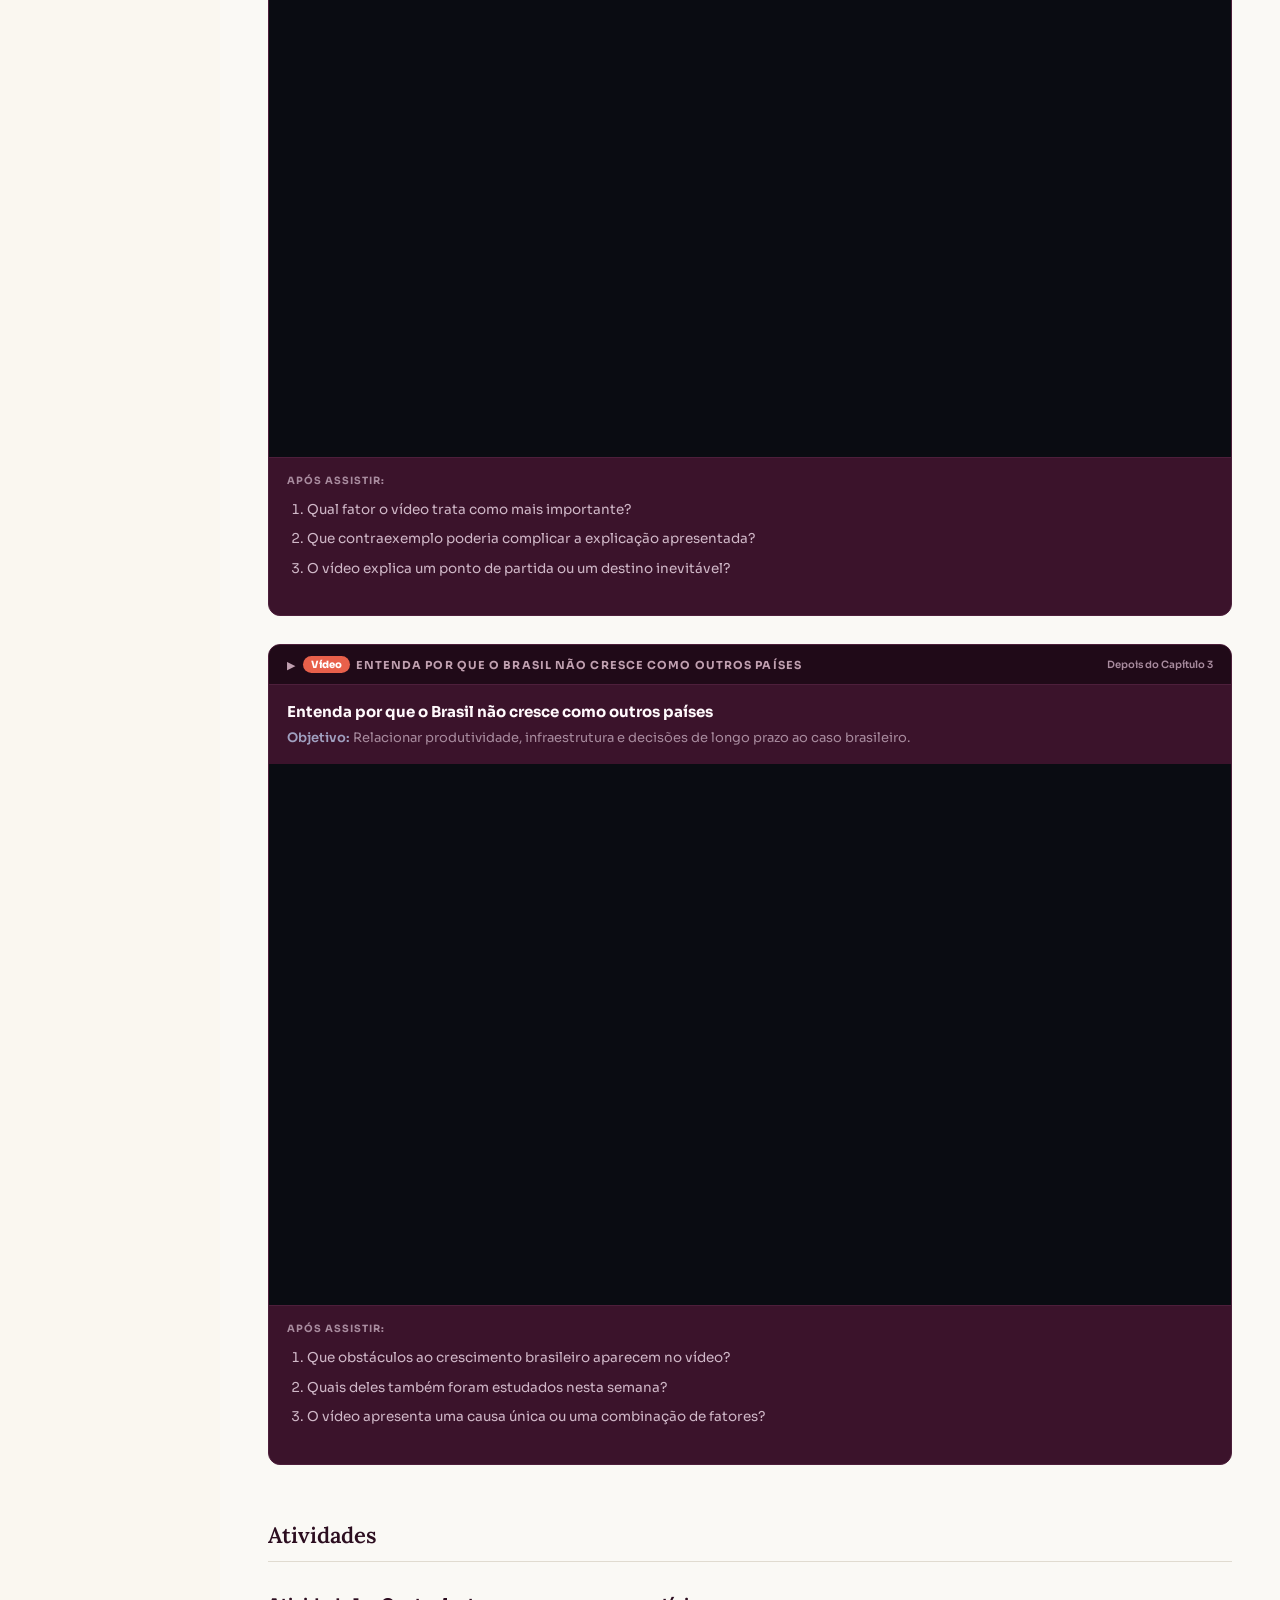
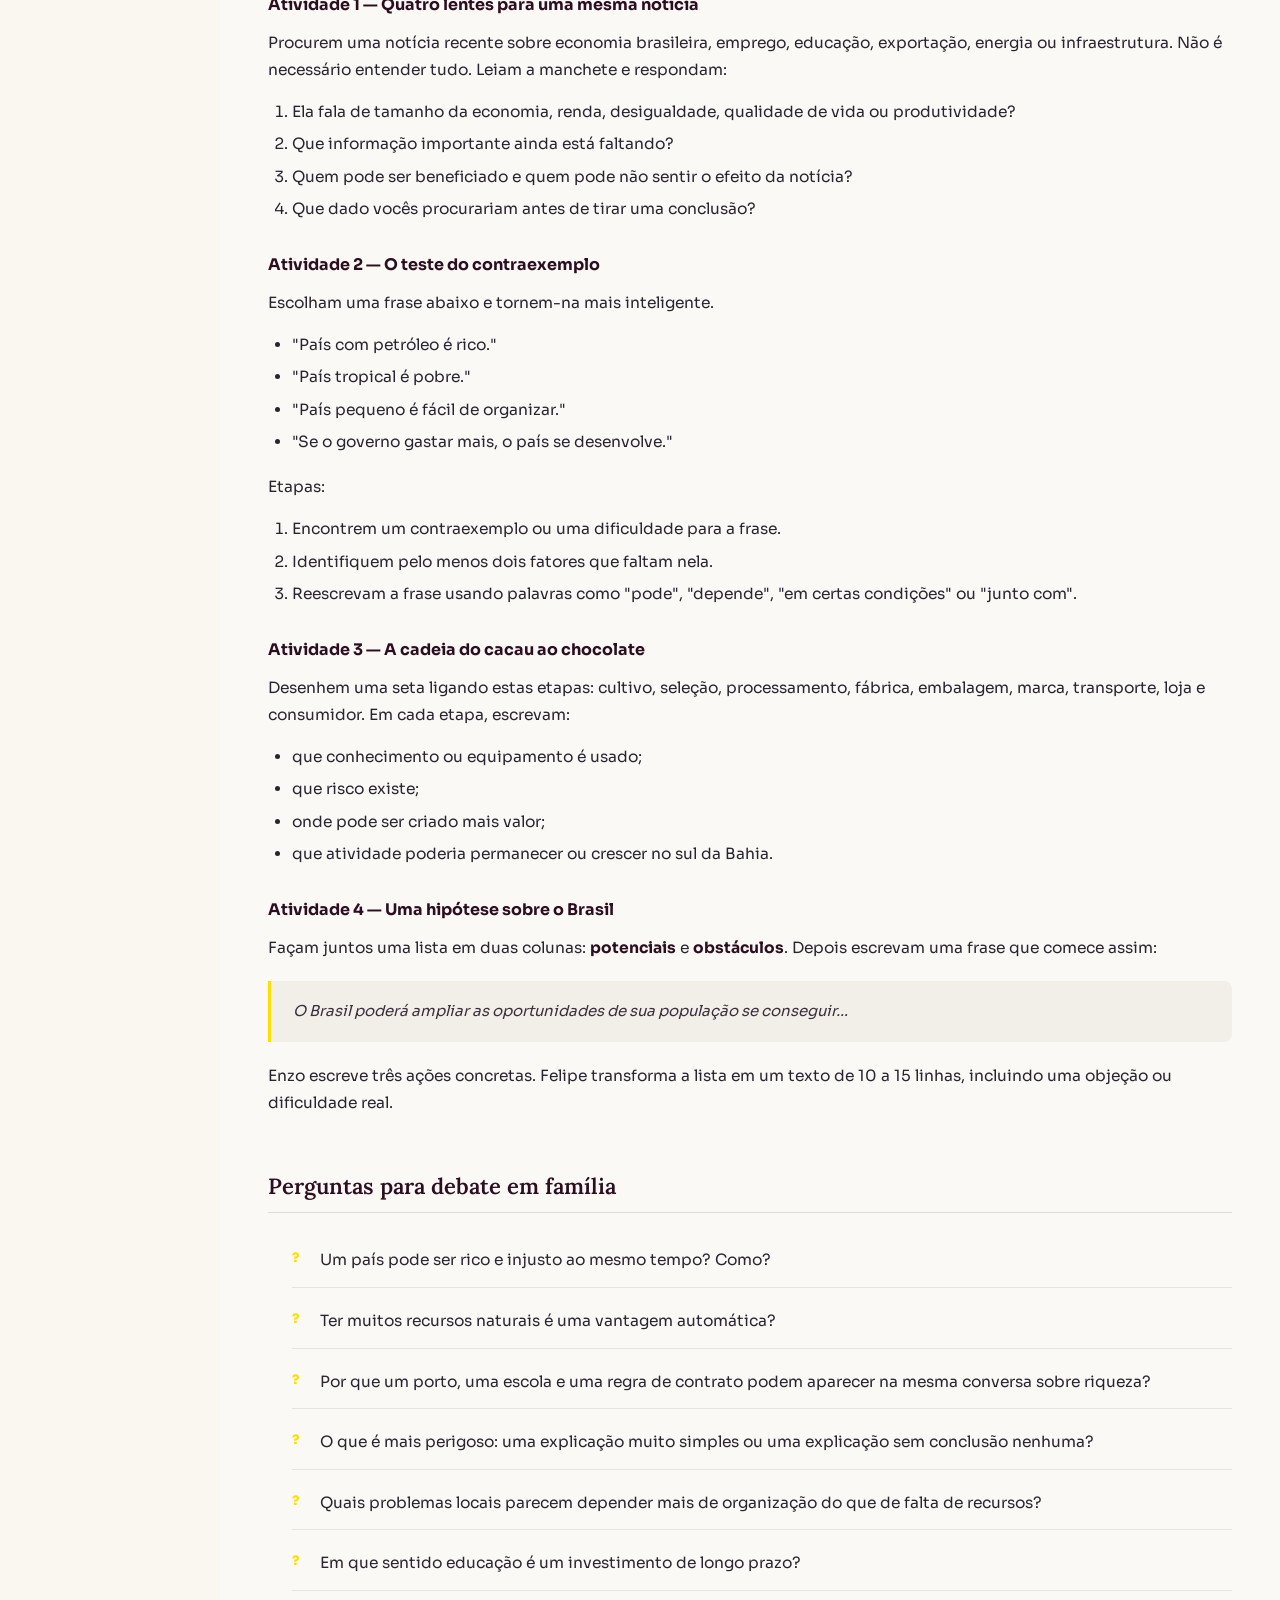
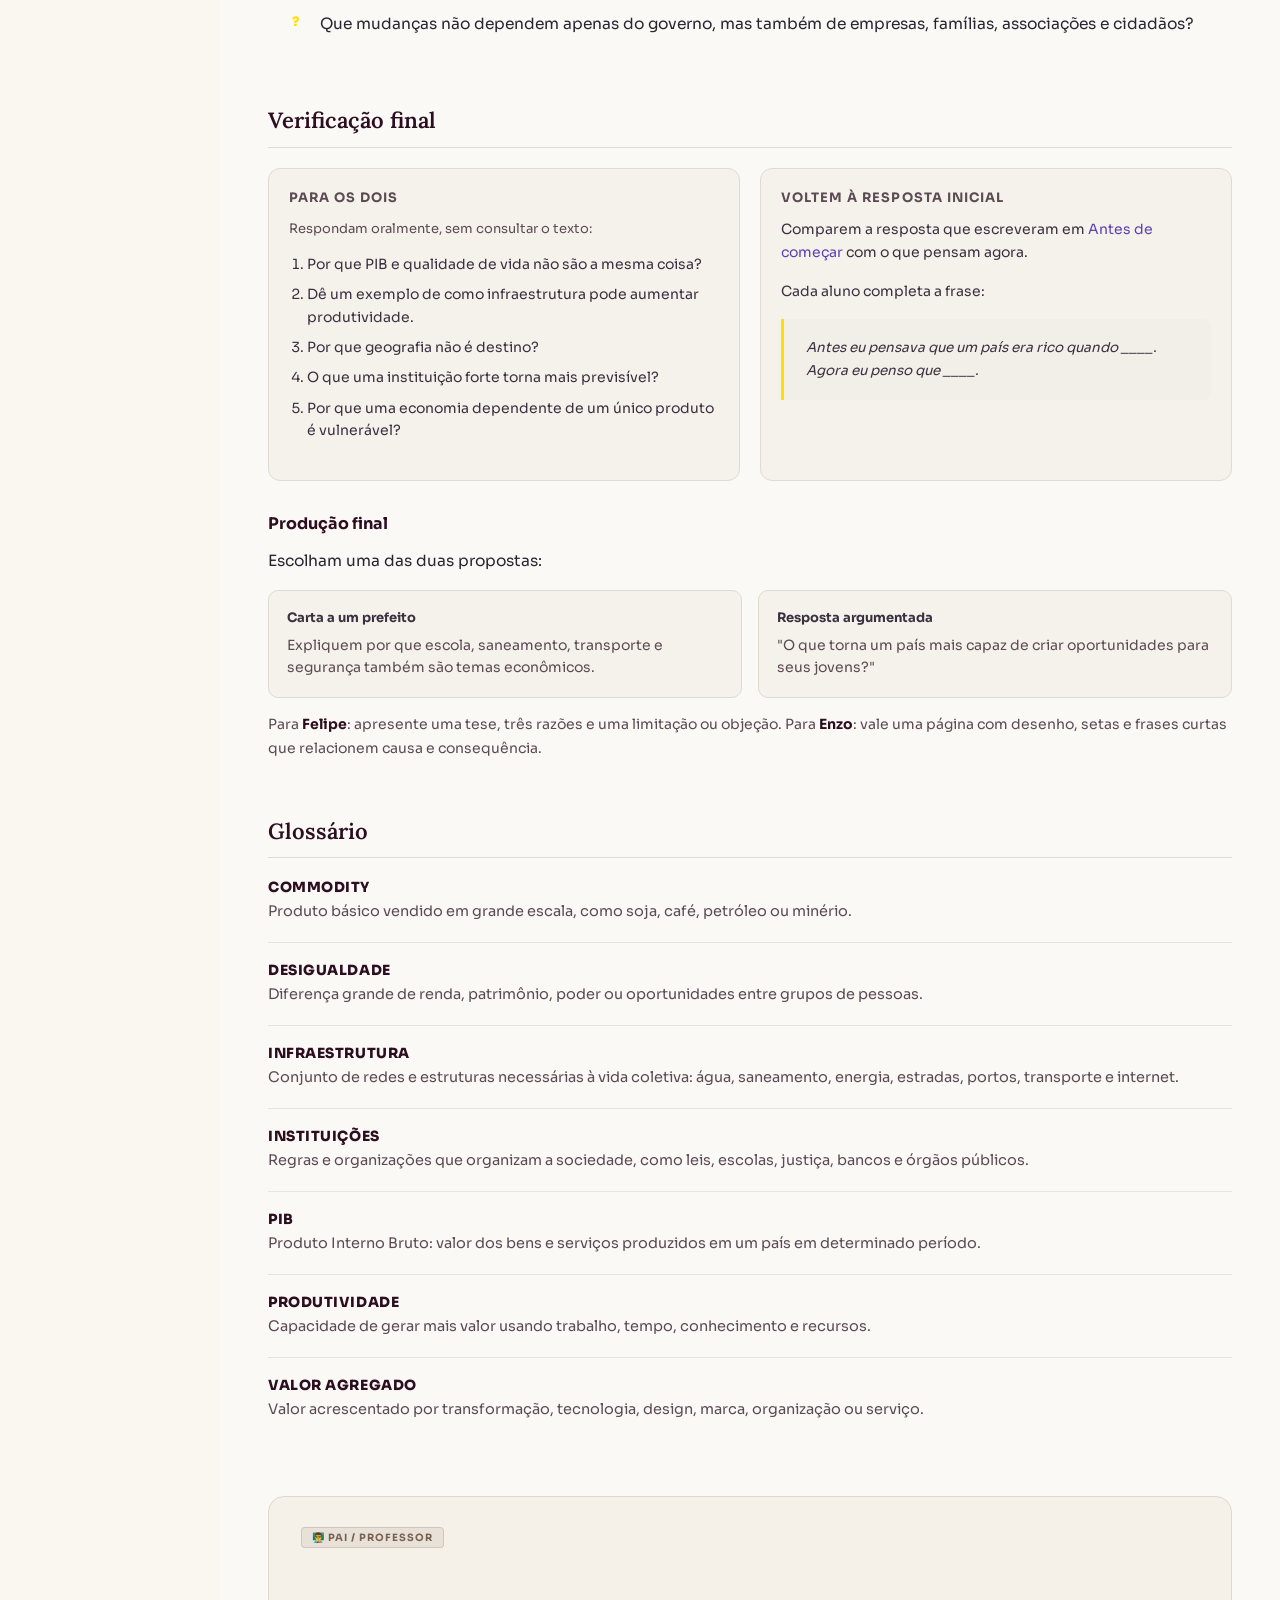
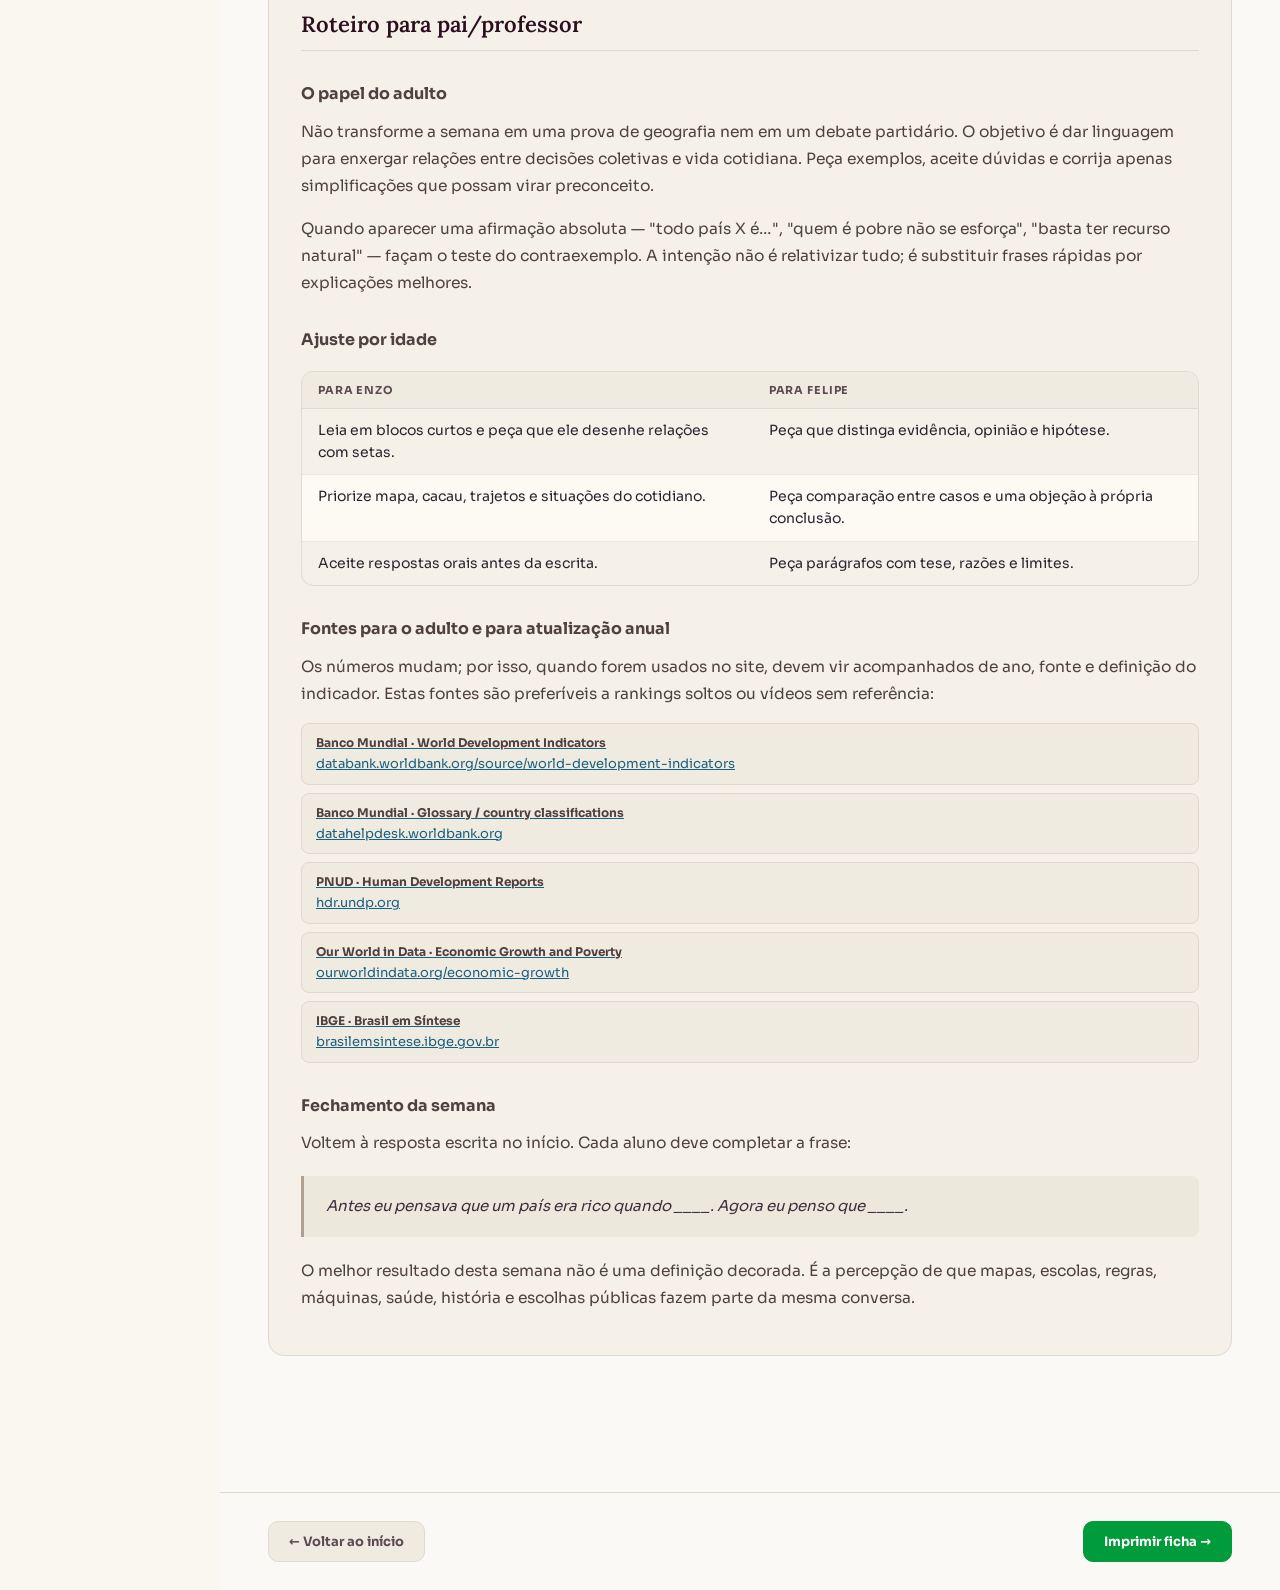
<file: semanas/01/index.html>
<!DOCTYPE html>
<html lang="pt-BR">
<head>
  <meta charset="UTF-8">
  <meta name="viewport" content="width=device-width, initial-scale=1.0">
  <title>Semana 1 — Por que existem países ricos e países pobres? · Cultura Geral Moderna</title>
  <link rel="preconnect" href="https://fonts.googleapis.com">
  <link rel="preconnect" href="https://fonts.gstatic.com" crossorigin>
  <link href="https://fonts.googleapis.com/css2?family=Sora:wght@400;600;700;800&family=Lora:ital,wght@0,400;0,600;1,400&display=swap" rel="stylesheet">
  <link rel="stylesheet" href="../../assets/css/lesson.css">
</head>
<body>

<!-- ═══════════════════════════ SIDEBAR ═══════════════════════════ -->
<aside class="sidebar" aria-label="Navegação da lição">

  <div class="sb-brand">
    <div class="sb-logo">C</div>
    <div class="sb-brand-text">
      <div class="title">Cultura Geral</div>
      <div class="subtitle">Moderna · S1 de 2026</div>
    </div>
  </div>

  <a href="../../index.html" class="sb-back">← Voltar ao início</a>

  <nav class="sb-toc" aria-label="Índice da lição">

    <div class="sb-toc-label">Nesta lição</div>
    <a href="#objetivo"         class="sb-toc-link">Objetivo da semana</a>
    <a href="#como-estudar"     class="sb-toc-link">Como estudar</a>
    <a href="#antes-de-comecar" class="sb-toc-link">Antes de começar</a>

    <div class="sb-toc-label">Capítulos</div>
    <a href="#cap1" class="sb-toc-link">Cap. 1 · Riqueza</a>
    <a href="#cap2" class="sb-toc-link">Cap. 2 · O mapa</a>
    <a href="#cap3" class="sb-toc-link">Cap. 3 · Oportunidade</a>

    <div class="sb-toc-label">Materiais</div>
    <a href="#conceitos"  class="sb-toc-link">Conceitos-chave</a>
    <a href="#atlas"      class="sb-toc-link">Consulte o Atlas</a>
    <a href="#videos"     class="sb-toc-link">Vídeos</a>
    <a href="#atividades" class="sb-toc-link">Atividades</a>
    <a href="#debate"     class="sb-toc-link">Debate em família</a>
    <a href="#verificacao" class="sb-toc-link">Verificação final</a>
    <a href="#glossario"  class="sb-toc-link">Glossário</a>

    <div class="sb-toc-label">Pai / professor</div>
    <a href="#roteiro" class="sb-toc-link">Roteiro</a>

  </nav>

  <div class="sb-alunos">
    <div class="sb-aluno-label">Alunos</div>
    <div class="sb-alunos-row">
      <div class="sb-aluno-chip enzo"><span class="sb-aluno-dot"></span>Enzo · 11a</div>
      <div class="sb-aluno-chip felipe"><span class="sb-aluno-dot"></span>Felipe · 15a</div>
    </div>
  </div>

</aside>

<!-- ═══════════════════════════ MAIN ══════════════════════════════ -->
<main class="main" id="main">

  <!-- ── Hero ─────────────────────────────────── -->
  <header class="lesson-hero">
    <nav class="breadcrumb" aria-label="Localização">
      <a href="../../index.html">Início</a>
      <span class="breadcrumb-sep">›</span>
      <a href="../../index.html">Biblioteca</a>
      <span class="breadcrumb-sep">›</span>
      <span class="breadcrumb-current">Semana 1</span>
    </nav>
    <div class="lesson-eyebrow">Semana 1</div>
    <h1 class="lesson-title">Por que existem países ricos e países pobres?</h1>
    <p class="lesson-subtitle">Uma investigação sobre oportunidades, produtividade e escolhas coletivas</p>
    <div class="lesson-hero-chips">
      <span class="h-chip h-chip-duration">4 encontros · 40–55 min cada</span>
      <span class="h-chip h-chip-age">11–15 anos</span>
      <span class="h-chip h-chip-ficha"><a href="ficha.html" style="color:inherit">Ficha imprimível →</a></span>
    </div>
  </header>

  <!-- ── Article ───────────────────────────────── -->
  <article class="lesson-article">

    <!-- ── Introdução ──────────────────────────── -->
    <div class="lesson-intro">
      <div class="lesson-row">
        <div class="lesson-main">
          <p>Quando ouvimos que um país é "rico" ou "pobre", é fácil imaginar um mapa com dois tipos de lugares: os que deram certo e os que deram errado. Mas o mundo não funciona assim. Há países com renda alta e muita solidão; países com muitos recursos e serviços ruins; países pequenos que construíram prosperidade e países enormes com talentos que não encontram oportunidade.</p>
          <p>Esta semana não procura uma frase pronta para explicar o mundo. Procura uma resposta mais útil: <strong>quais condições permitem que mais pessoas possam estudar, trabalhar bem, viver com segurança e escolher o próprio futuro?</strong></p>
        </div>
        <aside class="lesson-aside">
          <div class="bloco conceito-chave">
            <div class="bloco-header">💡 Conceito-chave</div>
            <div class="bloco-body">
              <p><strong>Desenvolvimento</strong> não é apenas ter mais dinheiro circulando. É ampliar as possibilidades reais das pessoas: aprender, cuidar da saúde, trabalhar com dignidade, circular com segurança, participar das decisões e planejar o futuro.</p>
            </div>
          </div>
        </aside>
      </div>
    </div>

    <!-- ── Objetivo da semana ──────────────────── -->
    <section id="objetivo" class="lesson-section">
      <h2>Objetivo da semana</h2>
      <p>Ao final da semana, vocês deverão conseguir:</p>
      <ul>
        <li>distinguir tamanho da economia, renda por pessoa, desigualdade e qualidade de vida;</li>
        <li>explicar por que geografia e história influenciam um país, mas não determinam seu destino;</li>
        <li>reconhecer como educação, instituições, infraestrutura e tecnologia se relacionam com produtividade;</li>
        <li>comparar quatro casos sem cair em explicações fáceis;</li>
        <li>formular uma hipótese cuidadosa sobre o Brasil: quais são suas forças, seus obstáculos e suas possibilidades.</li>
      </ul>
    </section>

    <!-- ── Como estudar ────────────────────────── -->
    <section id="como-estudar" class="lesson-section">
      <h2>Como estudar esta semana</h2>
      <p>Não tentem ler tudo de uma vez. Façam quatro encontros, cada um com uma pergunta de investigação.</p>
      <div class="table-wrap">
        <table>
          <thead>
            <tr>
              <th>Encontro</th>
              <th>Pergunta-guia</th>
              <th style="text-align:right">Tempo</th>
              <th>Produto da conversa</th>
            </tr>
          </thead>
          <tbody>
            <tr>
              <td>1</td>
              <td>O que estamos chamando de riqueza?</td>
              <td class="right">40–50 min</td>
              <td>Um quadro com quatro medidas diferentes</td>
            </tr>
            <tr>
              <td>2</td>
              <td>O mapa ajuda ou decide o destino?</td>
              <td class="right">45–55 min</td>
              <td>Hipóteses sobre geografia e história</td>
            </tr>
            <tr>
              <td>3</td>
              <td>O que transforma potencial em oportunidade?</td>
              <td class="right">45–55 min</td>
              <td>Um diagrama de causas ligadas</td>
            </tr>
            <tr>
              <td>4</td>
              <td>Como ler o Brasil sem pessimismo nem fantasia?</td>
              <td class="right">40–55 min</td>
              <td>Uma resposta argumentada à pergunta final</td>
            </tr>
          </tbody>
        </table>
      </div>
      <p>Em cada encontro, leiam em voz alta alguns trechos, parem quando surgir uma dúvida e anotem uma ideia que precisará ser revista no fim. Mudar de ideia depois de examinar melhor uma questão é parte do trabalho intelectual.</p>
    </section>

    <!-- ── Antes de começar ────────────────────── -->
    <section id="antes-de-comecar" class="lesson-section">
      <div class="lesson-row">
        <div class="lesson-main">
          <h2>Antes de começar</h2>
          <p>Escrevam, sem consultar nada, uma resposta de duas ou três linhas:</p>
          <blockquote>O que faz um país ser rico?</blockquote>
          <p>Guardem a resposta. No fim da semana vocês vão compará-la com a resposta final. A meta não é acertar de primeira; é aprender a pensar com mais precisão.</p>
        </div>
        <aside class="lesson-aside">
          <div class="bloco para-conversar">
            <div class="bloco-header">💬 Para conversar</div>
            <div class="bloco-body">
              <ul>
                <li>Uma cidade cheia de prédios modernos é necessariamente rica?</li>
                <li>Um governo com muito dinheiro significa que todas as famílias vivem bem?</li>
                <li>O que seria uma vida boa para um adolescente de 11 ou 15 anos?</li>
              </ul>
            </div>
          </div>
        </aside>
      </div>
    </section>

    <!-- ══════════════ CAPÍTULO 1 ══════════════ -->
    <section id="cap1" class="lesson-section">

      <!-- Riqueza → conceito-chave PIB per capita -->
      <div class="lesson-row">
        <div class="lesson-main">
          <div class="chapter-tag">Capítulo 1</div>
          <h2>Riqueza não é apenas dinheiro</h2>

          <p>Imagine duas notícias publicadas no mesmo dia. A primeira diz: "A economia de um país cresceu". A segunda diz: "Muitas famílias desse mesmo país continuam sem esgoto, escola de qualidade e trabalho estável". As duas podem ser verdadeiras.</p>
          <p>Por isso, antes de comparar países, precisamos separar coisas que costumam ser misturadas.</p>

          <h3>1. Uma economia grande não é o mesmo que uma população rica</h3>
          <p>O <strong>PIB</strong> é o valor de tudo o que um país produz em bens e serviços durante um período. Ele ajuda a medir o tamanho da economia. Países populosos podem ter PIBs gigantes porque milhões de pessoas produzem, compram, vendem e trabalham.</p>
          <p>Mas o tamanho total não diz como vivem as pessoas. Pense em uma pizza grande para um grupo enorme: ela pode ser maior do que a pizza de uma família pequena e, mesmo assim, cada pessoa receber uma fatia menor.</p>
          <p>O <strong>PIB per capita</strong> divide a produção total pelo número de habitantes. É uma média útil para comparar países, mas continua sendo uma média. Ela não mostra se a renda está concentrada em poucas pessoas nem se existem bons hospitais, ruas seguras ou escolas acessíveis.</p>

          <h3>2. Renda, desigualdade e qualidade de vida respondem a perguntas diferentes</h3>
          <p>Uma família pode aumentar sua renda e ainda enfrentar uma viagem de duas horas até a escola, um hospital distante ou água irregular. Da mesma forma, um país pode ter empresas muito ricas e ainda deixar parte da população sem serviços básicos.</p>
          <p>Para olhar com mais cuidado, usem quatro perguntas:</p>
        </div>
        <aside class="lesson-aside">
          <div class="bloco conceito-chave">
            <div class="bloco-header">💡 Conceito-chave</div>
            <div class="bloco-body">
              <p><strong>PIB per capita</strong> é a produção econômica média por habitante. Ele ajuda a comparar, mas não é um retrato completo da vida das pessoas.</p>
            </div>
          </div>
        </aside>
      </div>

      <!-- Tabela das quatro perguntas — largura total -->
      <div class="table-wrap">
        <table>
          <thead>
            <tr>
              <th>Pergunta</th>
              <th>Indicador ou ideia</th>
              <th>O que ele ajuda a enxergar</th>
              <th>O que ele não mostra sozinho</th>
            </tr>
          </thead>
          <tbody>
            <tr>
              <td>Quanto o país produz?</td>
              <td>PIB</td>
              <td>Tamanho da economia</td>
              <td>Distribuição e bem-estar</td>
            </tr>
            <tr>
              <td>Quanto caberia, em média, para cada pessoa?</td>
              <td>PIB ou RNB per capita</td>
              <td>Nível médio de renda</td>
              <td>Diferenças entre as pessoas</td>
            </tr>
            <tr>
              <td>Como essa renda é repartida?</td>
              <td>Desigualdade</td>
              <td>Distância entre grupos sociais</td>
              <td>Saúde, educação e segurança por si só</td>
            </tr>
            <tr>
              <td>Que vida as pessoas conseguem levar?</td>
              <td>Desenvolvimento humano e serviços</td>
              <td>Saúde, educação e oportunidades</td>
              <td>Toda a complexidade de cada cidade e família</td>
            </tr>
          </tbody>
        </table>
      </div>

      <!-- Produtividade + cacau → missões e para-conversar -->
      <div class="lesson-row">
        <div class="lesson-main">
          <p>Não é preciso decorar siglas. É preciso não fazer uma pergunta e responder com o número de outra.</p>

          <h3>3. A palavra que conecta economia e vida cotidiana: produtividade</h3>
          <p>Muita gente trabalha duro em países de renda baixa. A explicação não pode ser que essas pessoas "não se esforçam". A pergunta mais séria é: <strong>com quais ferramentas, conhecimentos e condições elas trabalham?</strong></p>
          <p>Duas cozinheiras podem trabalhar com a mesma dedicação. Uma tem cozinha segura, geladeira, energia confiável, utensílios, fornecedor pontual, estrada boa e clientes que podem pagar. A outra enfrenta falta de energia, equipamento ruim, crédito caro, transporte difícil e risco de perder ingredientes. O esforço pode ser parecido; o resultado econômico será muito diferente.</p>
          <p>Isso é produtividade: a capacidade de transformar tempo, trabalho e recursos em mais valor. Ela depende de pessoas, mas também de escola, saúde, máquinas, organização, internet, energia, transporte, regras e confiança.</p>

          <h3>O caso do cacau: quem fica com qual parte do valor?</h3>
          <p>O sul da Bahia oferece um excelente ponto de partida. Cacau é um recurso valioso. Porém, entre colher o cacau e vender um chocolate conhecido há muitas etapas: seleção, fermentação, transporte, receita, fábrica, embalagem, marca, distribuição e relação com o consumidor.</p>
          <p>Cada etapa exige saberes e organização diferentes. Isso não diminui o valor de quem cultiva; mostra que uma cadeia produtiva reparte de forma desigual o valor criado. Uma região que consegue melhorar a qualidade, processar parte da produção, criar marcas, operar logística e chegar a mercados pode capturar uma parcela maior desse valor.</p>
        </div>
        <aside class="lesson-aside">
          <div class="bloco missao-enzo">
            <div class="bloco-header"><span class="aluno-badge">Enzo · 11 anos</span> Missão</div>
            <div class="bloco-body">
              <p>Escolha uma tarefa comum: preparar uma refeição, plantar, consertar uma bicicleta ou vender algo. Liste três ferramentas ou condições que fazem essa tarefa ficar melhor ou mais rápida.</p>
            </div>
          </div>

          <div class="bloco desafio-felipe">
            <div class="bloco-header"><span class="aluno-badge">Felipe · 15 anos</span> Desafio</div>
            <div class="bloco-body">
              <p>Explique em um parágrafo por que "trabalhar mais horas" e "produzir mais valor" não são a mesma coisa. Use um exemplo cotidiano, não uma definição de dicionário.</p>
            </div>
          </div>

          <div class="bloco para-conversar">
            <div class="bloco-header">💬 Para conversar</div>
            <div class="bloco-body">
              <p>Se duas barras de chocolate usam cacau parecido, por que uma custa muito mais? Façam uma lista de tudo o que pode existir além do ingrediente: qualidade, embalagem, receita, marca, loja, impostos, transporte, confiança e publicidade.</p>
            </div>
          </div>
        </aside>
      </div>

    </section>

    <!-- ══════════════ CAPÍTULO 2 ══════════════ -->
    <section id="cap2" class="lesson-section">

      <!-- Geografia + história → atlas e conceito-chave no aside -->
      <div class="lesson-row">
        <div class="lesson-main">
          <div class="chapter-tag">Capítulo 2</div>
          <h2>O mapa importa, mas não manda</h2>

          <p>Há uma tentação perigosa: olhar para um país no mapa e imaginar que sua posição explica tudo. A geografia realmente cria facilidades e obstáculos. Mas ela não escreve sozinha o final da história.</p>

          <h3>1. Vantagens geográficas existem</h3>
          <p>Portos eficientes reduzem o custo de comércio. Rios navegáveis podem conectar regiões. Energia confiável permite hospitais, indústrias e redes digitais. Estar perto de mercados grandes e pacíficos pode abrir oportunidades. Um país sem litoral, com estradas difíceis ou cercado por guerras enfrenta custos maiores para vender e comprar.</p>
          <p>Essas condições ajudam a explicar por que certas cidades viraram centros de comércio ao longo dos séculos. Mas "ajudar" não significa "determinar".</p>

          <h3>2. O contraexemplo é uma ferramenta de pensamento</h3>
          <p>Se a frase "país sem litoral não pode ser rico" fosse verdadeira, a Suíça não existiria como ela é. Se "petróleo torna um país próspero" fosse uma lei, todos os países produtores teriam o mesmo resultado. Se "clima tropical causa pobreza" explicasse o mundo, não haveria cidades muito prósperas em regiões tropicais.</p>
          <p>Um <strong>contraexemplo</strong> não prova que a geografia seja irrelevante. Ele prova que a explicação é incompleta. A pergunta melhora: em quais condições uma desvantagem geográfica pode ser compensada? E por que uma vantagem pode ser desperdiçada?</p>

          <h3>3. A história deixou pontos de partida muito diferentes</h3>
          <p>Nenhum país começou a corrida moderna no mesmo lugar. Comércio marítimo, colonização, escravidão, guerras, industrialização, migrações e formação dos Estados criaram vantagens e feridas que atravessam gerações.</p>
          <p>Em muitas colônias, a economia foi organizada para enviar produtos e riqueza para fora: açúcar, ouro, café, borracha, minérios, algodão. Isso não significa que os países colonizados estejam condenados. Significa que herdaram problemas reais: concentração de terra, desigualdade, baixa escolarização, infraestrutura voltada à exportação e instituições que nem sempre foram feitas para incluir a maioria da população.</p>
          <p>Também seria errado explicar tudo apenas pela colonização. Depois da independência, cada sociedade tomou decisões, enfrentou conflitos, construiu ou enfraqueceu regras, investiu de formas diferentes e respondeu a crises de maneiras distintas. História pesa; escolhas posteriores também pesam.</p>

          <h3>Quatro casos, quatro perguntas</h3>
        </div>
        <aside class="lesson-aside">
          <div class="bloco atlas-ref">
            <div class="bloco-header">
              <div class="bloco-header-left">🗺️ Atlas</div>
              <a href="../../atlas/semana-01/index.html" class="atlas-link">Abrir Atlas →</a>
            </div>
            <div class="bloco-body">
              <p>No Atlas, localizem Brasil, Noruega, Coreia do Sul e Nigéria. Para cada um, observem: acesso ao mar, vizinhos, tamanho do território, posição no continente e proximidade de rotas marítimas.</p>
            </div>
          </div>

          <div class="bloco conceito-chave">
            <div class="bloco-header">💡 Conceito-chave</div>
            <div class="bloco-body">
              <p><strong>Causalidade</strong> é uma relação de causa e efeito. Em questões históricas e sociais, quase nunca existe uma causa única: vários fatores se influenciam ao mesmo tempo.</p>
            </div>
          </div>
        </aside>
      </div>

      <!-- Tabela dos quatro casos — largura total -->
      <div class="table-wrap">
        <table>
          <thead>
            <tr>
              <th>País</th>
              <th>Pergunta útil</th>
              <th>O que o caso ensina</th>
              <th>Cuidado para não simplificar</th>
            </tr>
          </thead>
          <tbody>
            <tr>
              <td><strong>Noruega</strong></td>
              <td>Como transformar petróleo em benefício duradouro?</td>
              <td>Recursos podem financiar poupança pública, serviços e planejamento quando há instituições capazes</td>
              <td>Não foi o petróleo sozinho que criou o resultado</td>
            </tr>
            <tr>
              <td><strong>Coreia do Sul</strong></td>
              <td>Como um país devastado pela guerra ampliou sua capacidade produtiva?</td>
              <td>Educação, indústria, comércio e estratégia podem alterar uma trajetória</td>
              <td>O processo teve custos, conflitos e condições históricas próprias</td>
            </tr>
            <tr>
              <td><strong>Nigéria</strong></td>
              <td>Por que petróleo não garante bem-estar amplo?</td>
              <td>Dependência de um produto pode conviver com desigualdade e fragilidade institucional</td>
              <td>Um país enorme e diverso não cabe em uma única frase</td>
            </tr>
            <tr>
              <td><strong>Brasil</strong></td>
              <td>Por que tanto potencial convive com oportunidades tão desiguais?</td>
              <td>Recursos e talento precisam de escolas, logística, segurança e regras estáveis para se transformar em prosperidade ampla</td>
              <td>O Brasil não é um fracasso nem uma potência pronta; é um país em disputa e construção</td>
            </tr>
          </tbody>
        </table>
      </div>

      <!-- Missões após a tabela — largura total (sem texto associado no main) -->
      <div class="bloco missao-enzo">
        <div class="bloco-header"><span class="aluno-badge">Enzo · 11 anos</span> Missão</div>
        <div class="bloco-body">
          <p>No mapa, trace mentalmente uma rota de navio entre Salvador e a Europa. Depois imagine levar uma mercadoria de uma cidade distante até um porto. Que lugares, estradas e meios de transporte poderiam fazer diferença?</p>
        </div>
      </div>

      <div class="bloco desafio-felipe">
        <div class="bloco-header"><span class="aluno-badge">Felipe · 15 anos</span> Desafio</div>
        <div class="bloco-body">
          <p>Escolha uma destas afirmações e critique-a usando um contraexemplo: "Petróleo torna um país rico"; "País frio é rico"; "Colonização explica tudo". Depois escreva uma versão melhor da frase.</p>
        </div>
      </div>

    </section>

    <!-- ══════════════ CAPÍTULO 3 ══════════════ -->
    <section id="cap3" class="lesson-section">

      <!-- Instituições + educação + recursos → para-conversar e conceito-chave no aside -->
      <div class="lesson-row">
        <div class="lesson-main">
          <div class="chapter-tag">Capítulo 3</div>
          <h2>O que transforma potencial em oportunidade?</h2>

          <p>Agora podemos juntar as peças. Um território oferece recursos e limites. A história entrega um ponto de partida. Mas, todos os dias, uma sociedade decide — com mais ou menos consciência — como organizar suas escolas, suas leis, seus impostos, suas cidades, suas empresas e seus conflitos.</p>

          <h3>1. Instituições: regras que ninguém vê, efeitos que todos sentem</h3>
          <p>Instituições são as regras e organizações que tornam a vida coletiva previsível: leis, tribunais, escolas, hospitais, contratos, bancos, eleições, órgãos públicos, imprensa e hábitos de confiança.</p>
          <p>Elas aparecem quando uma família consegue abrir um negócio sem pagar propina; quando um contrato é cumprido; quando uma escola tem professor; quando uma denúncia é investigada; quando uma empresa sabe quais regras valerão no próximo ano. Boas instituições não eliminam conflito nem corrupção. Elas criam formas de resolver problemas, corrigir abusos e reduzir a arbitrariedade.</p>

          <h3>2. Educação e saúde não são "gastos extras"</h3>
          <p>Uma criança bem alimentada, com saúde, escola e livros tem mais chance de aprender. Um jovem que lê bem, calcula, interpreta dados e trabalha em equipe pode se adaptar a novas tecnologias. Uma população com acesso a cuidados de saúde perde menos dias de trabalho e consegue planejar melhor a própria vida.</p>
          <p>Esses resultados levam tempo. Uma ponte pode ser inaugurada rapidamente; formar uma geração de leitores, técnicos, enfermeiras, cientistas, empreendedores e professores leva anos. Por isso desenvolvimento é um projeto longo. Ele exige continuidade suficiente para que uma criança não perca seu caminho toda vez que muda um governo ou chega uma crise.</p>

          <h3>3. Recursos podem ser trampolim ou armadilha</h3>
          <p>Petróleo, minério, terras férteis, água e florestas podem gerar riqueza. O problema começa quando quase toda a economia passa a depender de uma única fonte de renda. Se o preço cai, o país inteiro sofre. Se o dinheiro fica concentrado, a disputa política se torna mais intensa. Se a riqueza fácil substitui investimento em conhecimento e diversidade econômica, o futuro fica frágil.</p>
          <p>Esse risco é chamado de <strong>maldição dos recursos</strong>. Não é uma maldição mágica: é o nome de um padrão que pode surgir quando recursos valiosos são administrados com pouca transparência, pouca diversificação e pouca visão de longo prazo.</p>
        </div>
        <aside class="lesson-aside">
          <div class="bloco para-conversar">
            <div class="bloco-header">💬 Para conversar</div>
            <div class="bloco-body">
              <p>Por que uma empresa pensaria duas vezes antes de comprar máquinas caras se teme que um contrato não será respeitado, que a energia pode falhar ou que as regras mudarão de repente?</p>
            </div>
          </div>

          <div class="bloco conceito-chave">
            <div class="bloco-header">💡 Conceito-chave</div>
            <div class="bloco-body">
              <p><strong>Diversificar a economia</strong> é desenvolver diferentes atividades — agricultura, indústria, serviços, ciência, cultura e tecnologia — para que o país não dependa de um único produto ou cliente.</p>
            </div>
          </div>
        </aside>
      </div>

      <!-- Brasil → missões no aside -->
      <div class="lesson-row">
        <div class="lesson-main">
          <h3>4. O Brasil como laboratório de leitura do mundo</h3>
          <p>O Brasil reúne muitas forças: território amplo, produção agrícola sofisticada, energia renovável, universidades, criatividade cultural, biodiversidade, mercado consumidor e empresas competentes. Também enfrenta obstáculos persistentes: desigualdade, violência, escolas muito desiguais, logística cara, saneamento incompleto, burocracia e baixa produtividade em muitos setores.</p>
          <p>Uma leitura madura não diz "o Brasil não tem jeito". Essa frase é cômoda e não explica mecanismos. Também não diz "temos tudo, basta querer". Vontade sem organização não conserta uma estrada, não forma professores, não protege uma floresta nem reduz uma desigualdade histórica.</p>
          <p>Uma pergunta mais honesta é: <strong>quais decisões de longo prazo permitiriam que uma parcela maior da população transformasse talento em oportunidade?</strong> Provavelmente a resposta não será uma medida isolada. Ela envolverá primeira infância, leitura, matemática, formação técnica, segurança, saneamento, infraestrutura, inovação, regras simples e capacidade de executar políticas públicas com continuidade.</p>
        </div>
        <aside class="lesson-aside">
          <div class="bloco missao-enzo">
            <div class="bloco-header"><span class="aluno-badge">Enzo · 11 anos</span> Missão</div>
            <div class="bloco-body">
              <p>Observe um trajeto que você conhece: de casa até a escola, mercado ou trabalho de um adulto. O que nesse caminho ajuda as pessoas a estudar e trabalhar? O que atrapalha? Procure exemplos de transporte, internet, iluminação, segurança, calçada, água ou sinalização.</p>
            </div>
          </div>

          <div class="bloco desafio-felipe">
            <div class="bloco-header"><span class="aluno-badge">Felipe · 15 anos</span> Desafio</div>
            <div class="bloco-body">
              <p>Escreva uma tese de uma frase sobre o Brasil que seja ao mesmo tempo verdadeira e cuidadosa. Depois acrescente duas razões e uma possível objeção à sua própria tese.</p>
            </div>
          </div>
        </aside>
      </div>

    </section>

    <!-- ── Conceitos-chave ─────────────────────── -->
    <section id="conceitos" class="lesson-section">
      <h2>Conceitos-chave</h2>
      <div class="table-wrap">
        <table>
          <thead>
            <tr>
              <th>Conceito</th>
              <th>Definição curta</th>
              <th>Pergunta para testar se entendeu</th>
            </tr>
          </thead>
          <tbody>
            <tr>
              <td><strong>PIB</strong></td>
              <td>Valor dos bens e serviços produzidos em um país em certo período</td>
              <td>Uma economia grande garante renda alta para todos?</td>
            </tr>
            <tr>
              <td><strong>PIB per capita</strong></td>
              <td>Produção total dividida pelo número de habitantes</td>
              <td>Por que uma média pode esconder desigualdade?</td>
            </tr>
            <tr>
              <td><strong>Produtividade</strong></td>
              <td>Capacidade de gerar mais valor com tempo e recursos</td>
              <td>Que condições aumentam produtividade além do esforço?</td>
            </tr>
            <tr>
              <td><strong>Desenvolvimento</strong></td>
              <td>Ampliação de oportunidades reais de vida</td>
              <td>Por que saúde e educação entram nessa ideia?</td>
            </tr>
            <tr>
              <td><strong>Instituições</strong></td>
              <td>Regras e organizações que estruturam a vida coletiva</td>
              <td>Como regras previsíveis afetam investimento?</td>
            </tr>
            <tr>
              <td><strong>Infraestrutura</strong></td>
              <td>Redes e estruturas como energia, estradas, água, saneamento e internet</td>
              <td>Que custo aparece quando uma delas falha?</td>
            </tr>
            <tr>
              <td><strong>Valor agregado</strong></td>
              <td>Valor criado por conhecimento, transformação, marca, design ou serviço</td>
              <td>Por que chocolate pode valer mais que cacau cru?</td>
            </tr>
            <tr>
              <td><strong>Diversificação</strong></td>
              <td>Existência de várias atividades econômicas relevantes</td>
              <td>Por que depender de um produto é arriscado?</td>
            </tr>
          </tbody>
        </table>
      </div>
    </section>

    <!-- ── Atlas ──────────────────────────────── -->
    <section id="atlas" class="lesson-section">
      <div class="lesson-row">
        <div class="lesson-main">
          <h2>Consulte o Atlas</h2>
        </div>
        <aside class="lesson-aside">
          <div class="bloco atlas-ref">
            <div class="bloco-header">
              <div class="bloco-header-left">🗺️ Atlas</div>
              <a href="../../atlas/semana-01/index.html" class="atlas-link">Abrir Atlas →</a>
            </div>
            <div class="bloco-body">
              <p>Use o mapa-múndi e os mapas de Europa, África, Ásia e América do Sul para localizar Brasil, Noruega, Coreia do Sul e Nigéria.</p>
              <p>Para cada país, anotem:</p>
              <ol>
                <li>continente;</li>
                <li>acesso ao mar;</li>
                <li>dois vizinhos ou mares próximos;</li>
                <li>uma vantagem geográfica possível;</li>
                <li>uma pergunta que o mapa sozinho não consegue responder.</li>
              </ol>
            </div>
          </div>
        </aside>
      </div>
    </section>

    <!-- ── Vídeos — sempre em largura total ──── -->
    <section id="videos" class="lesson-section">
      <h2>Vídeos recomendados</h2>
      <p>Os vídeos entram depois da leitura, não antes. Assistam a apenas um por encontro, façam pausas e discordem quando houver motivo.</p>

      <div class="bloco video">
        <div class="bloco-header">
          <span>▶</span>
          <span class="video-badge">Vídeo</span>
          <span>Como alguns países enriqueceram e outros continuaram pobres</span>
          <span class="video-momento">Depois do Capítulo 2</span>
        </div>
        <div class="bloco-body">
          <div class="video-meta">
            <div class="video-title">Como alguns países enriqueceram e outros continuaram pobres</div>
            <div class="video-objetivo"><strong>Objetivo:</strong> Comparar explicações históricas e geográficas, identificando o que o vídeo deixa de fora.</div>
          </div>
          <div class="video-embed">
            <iframe
              src="https://www.youtube-nocookie.com/embed/h2upDRvnKlI"
              title="Como alguns países enriqueceram e outros continuaram pobres"
              allow="accelerometer; autoplay; clipboard-write; encrypted-media; gyroscope; picture-in-picture"
              allowfullscreen
              loading="lazy">
            </iframe>
          </div>
          <div class="video-perguntas">
            <div class="video-perguntas-label">Após assistir:</div>
            <ol>
              <li>Qual fator o vídeo trata como mais importante?</li>
              <li>Que contraexemplo poderia complicar a explicação apresentada?</li>
              <li>O vídeo explica um ponto de partida ou um destino inevitável?</li>
            </ol>
          </div>
        </div>
      </div>

      <div class="bloco video" style="margin-top: 24px;">
        <div class="bloco-header">
          <span>▶</span>
          <span class="video-badge">Vídeo</span>
          <span>Entenda por que o Brasil não cresce como outros países</span>
          <span class="video-momento">Depois do Capítulo 3</span>
        </div>
        <div class="bloco-body">
          <div class="video-meta">
            <div class="video-title">Entenda por que o Brasil não cresce como outros países</div>
            <div class="video-objetivo"><strong>Objetivo:</strong> Relacionar produtividade, infraestrutura e decisões de longo prazo ao caso brasileiro.</div>
          </div>
          <div class="video-embed">
            <iframe
              src="https://www.youtube-nocookie.com/embed/eX2SbygLWdQ"
              title="Entenda por que o Brasil não cresce como outros países"
              allow="accelerometer; autoplay; clipboard-write; encrypted-media; gyroscope; picture-in-picture"
              allowfullscreen
              loading="lazy">
            </iframe>
          </div>
          <div class="video-perguntas">
            <div class="video-perguntas-label">Após assistir:</div>
            <ol>
              <li>Que obstáculos ao crescimento brasileiro aparecem no vídeo?</li>
              <li>Quais deles também foram estudados nesta semana?</li>
              <li>O vídeo apresenta uma causa única ou uma combinação de fatores?</li>
            </ol>
          </div>
        </div>
      </div>
    </section>

    <!-- ── Atividades ──────────────────────────── -->
    <section id="atividades" class="lesson-section">
      <h2>Atividades</h2>

      <h3>Atividade 1 — Quatro lentes para uma mesma notícia</h3>
      <p>Procurem uma notícia recente sobre economia brasileira, emprego, educação, exportação, energia ou infraestrutura. Não é necessário entender tudo. Leiam a manchete e respondam:</p>
      <ol>
        <li>Ela fala de tamanho da economia, renda, desigualdade, qualidade de vida ou produtividade?</li>
        <li>Que informação importante ainda está faltando?</li>
        <li>Quem pode ser beneficiado e quem pode não sentir o efeito da notícia?</li>
        <li>Que dado vocês procurariam antes de tirar uma conclusão?</li>
      </ol>

      <h3>Atividade 2 — O teste do contraexemplo</h3>
      <p>Escolham uma frase abaixo e tornem-na mais inteligente.</p>
      <ul>
        <li>"País com petróleo é rico."</li>
        <li>"País tropical é pobre."</li>
        <li>"País pequeno é fácil de organizar."</li>
        <li>"Se o governo gastar mais, o país se desenvolve."</li>
      </ul>
      <p>Etapas:</p>
      <ol>
        <li>Encontrem um contraexemplo ou uma dificuldade para a frase.</li>
        <li>Identifiquem pelo menos dois fatores que faltam nela.</li>
        <li>Reescrevam a frase usando palavras como "pode", "depende", "em certas condições" ou "junto com".</li>
      </ol>

      <h3>Atividade 3 — A cadeia do cacau ao chocolate</h3>
      <p>Desenhem uma seta ligando estas etapas: cultivo, seleção, processamento, fábrica, embalagem, marca, transporte, loja e consumidor. Em cada etapa, escrevam:</p>
      <ul>
        <li>que conhecimento ou equipamento é usado;</li>
        <li>que risco existe;</li>
        <li>onde pode ser criado mais valor;</li>
        <li>que atividade poderia permanecer ou crescer no sul da Bahia.</li>
      </ul>

      <h3>Atividade 4 — Uma hipótese sobre o Brasil</h3>
      <p>Façam juntos uma lista em duas colunas: <strong>potenciais</strong> e <strong>obstáculos</strong>. Depois escrevam uma frase que comece assim:</p>
      <blockquote>O Brasil poderá ampliar as oportunidades de sua população se conseguir…</blockquote>
      <p>Enzo escreve três ações concretas. Felipe transforma a lista em um texto de 10 a 15 linhas, incluindo uma objeção ou dificuldade real.</p>
    </section>

    <!-- ── Debate em família ───────────────────── -->
    <section id="debate" class="lesson-section">
      <h2>Perguntas para debate em família</h2>
      <ul class="debate-list">
        <li>Um país pode ser rico e injusto ao mesmo tempo? Como?</li>
        <li>Ter muitos recursos naturais é uma vantagem automática?</li>
        <li>Por que um porto, uma escola e uma regra de contrato podem aparecer na mesma conversa sobre riqueza?</li>
        <li>O que é mais perigoso: uma explicação muito simples ou uma explicação sem conclusão nenhuma?</li>
        <li>Quais problemas locais parecem depender mais de organização do que de falta de recursos?</li>
        <li>Em que sentido educação é um investimento de longo prazo?</li>
        <li>Que mudanças não dependem apenas do governo, mas também de empresas, famílias, associações e cidadãos?</li>
      </ul>
    </section>

    <!-- ── Verificação final ───────────────────── -->
    <section id="verificacao" class="lesson-section">
      <h2>Verificação final</h2>

      <div class="verificacao-grid">
        <div class="verificacao-card">
          <h4>Para os dois</h4>
          <p style="font-size:13px; color:var(--lt-muted); margin-bottom:12px;">Respondam oralmente, sem consultar o texto:</p>
          <ol>
            <li>Por que PIB e qualidade de vida não são a mesma coisa?</li>
            <li>Dê um exemplo de como infraestrutura pode aumentar produtividade.</li>
            <li>Por que geografia não é destino?</li>
            <li>O que uma instituição forte torna mais previsível?</li>
            <li>Por que uma economia dependente de um único produto é vulnerável?</li>
          </ol>
        </div>
        <div class="verificacao-card">
          <h4>Voltem à resposta inicial</h4>
          <p style="font-size:14px; color:#3A3040; line-height:1.65;">Comparem a resposta que escreveram em <a href="#antes-de-comecar" style="color:#5A40B0;">Antes de começar</a> com o que pensam agora.</p>
          <p style="font-size:14px; color:#3A3040; line-height:1.65; margin-top:10px;">Cada aluno completa a frase:</p>
          <blockquote style="margin-top:12px; font-size:13.5px;">Antes eu pensava que um país era rico quando ____. Agora eu penso que ____.</blockquote>
        </div>
      </div>

      <h3 style="margin-top: 32px;">Produção final</h3>
      <p>Escolham uma das duas propostas:</p>
      <div class="producao-options">
        <div class="producao-card">
          <h4>Carta a um prefeito</h4>
          <p>Expliquem por que escola, saneamento, transporte e segurança também são temas econômicos.</p>
        </div>
        <div class="producao-card">
          <h4>Resposta argumentada</h4>
          <p>"O que torna um país mais capaz de criar oportunidades para seus jovens?"</p>
        </div>
      </div>
      <p style="margin-top:14px; font-size:14px; color:var(--lt-muted);">Para <strong>Felipe</strong>: apresente uma tese, três razões e uma limitação ou objeção. Para <strong>Enzo</strong>: vale uma página com desenho, setas e frases curtas que relacionem causa e consequência.</p>
    </section>

    <!-- ── Glossário ───────────────────────────── -->
    <section id="glossario" class="lesson-section">
      <h2>Glossário</h2>
      <div class="glossary-entry">
        <div class="glossary-term">Commodity</div>
        <div class="glossary-def">Produto básico vendido em grande escala, como soja, café, petróleo ou minério.</div>
      </div>
      <div class="glossary-entry">
        <div class="glossary-term">Desigualdade</div>
        <div class="glossary-def">Diferença grande de renda, patrimônio, poder ou oportunidades entre grupos de pessoas.</div>
      </div>
      <div class="glossary-entry">
        <div class="glossary-term">Infraestrutura</div>
        <div class="glossary-def">Conjunto de redes e estruturas necessárias à vida coletiva: água, saneamento, energia, estradas, portos, transporte e internet.</div>
      </div>
      <div class="glossary-entry">
        <div class="glossary-term">Instituições</div>
        <div class="glossary-def">Regras e organizações que organizam a sociedade, como leis, escolas, justiça, bancos e órgãos públicos.</div>
      </div>
      <div class="glossary-entry">
        <div class="glossary-term">PIB</div>
        <div class="glossary-def">Produto Interno Bruto: valor dos bens e serviços produzidos em um país em determinado período.</div>
      </div>
      <div class="glossary-entry">
        <div class="glossary-term">Produtividade</div>
        <div class="glossary-def">Capacidade de gerar mais valor usando trabalho, tempo, conhecimento e recursos.</div>
      </div>
      <div class="glossary-entry">
        <div class="glossary-term">Valor agregado</div>
        <div class="glossary-def">Valor acrescentado por transformação, tecnologia, design, marca, organização ou serviço.</div>
      </div>
    </section>

    <!-- ── Roteiro pai/professor ───────────────── -->
    <section id="roteiro" class="lesson-section teacher-section">
      <div class="teacher-tag">👨‍🏫 Pai / professor</div>
      <h2>Roteiro para pai/professor</h2>

      <h3>O papel do adulto</h3>
      <p>Não transforme a semana em uma prova de geografia nem em um debate partidário. O objetivo é dar linguagem para enxergar relações entre decisões coletivas e vida cotidiana. Peça exemplos, aceite dúvidas e corrija apenas simplificações que possam virar preconceito.</p>
      <p>Quando aparecer uma afirmação absoluta — "todo país X é…", "quem é pobre não se esforça", "basta ter recurso natural" — façam o teste do contraexemplo. A intenção não é relativizar tudo; é substituir frases rápidas por explicações melhores.</p>

      <h3>Ajuste por idade</h3>
      <div class="table-wrap">
        <table>
          <thead>
            <tr>
              <th>Para Enzo</th>
              <th>Para Felipe</th>
            </tr>
          </thead>
          <tbody>
            <tr>
              <td>Leia em blocos curtos e peça que ele desenhe relações com setas.</td>
              <td>Peça que distinga evidência, opinião e hipótese.</td>
            </tr>
            <tr>
              <td>Priorize mapa, cacau, trajetos e situações do cotidiano.</td>
              <td>Peça comparação entre casos e uma objeção à própria conclusão.</td>
            </tr>
            <tr>
              <td>Aceite respostas orais antes da escrita.</td>
              <td>Peça parágrafos com tese, razões e limites.</td>
            </tr>
          </tbody>
        </table>
      </div>

      <h3>Fontes para o adulto e para atualização anual</h3>
      <p>Os números mudam; por isso, quando forem usados no site, devem vir acompanhados de ano, fonte e definição do indicador. Estas fontes são preferíveis a rankings soltos ou vídeos sem referência:</p>

      <a href="https://databank.worldbank.org/source/world-development-indicators" class="fonte-link" target="_blank" rel="noopener noreferrer">
        <strong>Banco Mundial · World Development Indicators</strong>
        databank.worldbank.org/source/world-development-indicators
      </a>
      <a href="https://datahelpdesk.worldbank.org/knowledgebase/topics/19280-country-classification" class="fonte-link" target="_blank" rel="noopener noreferrer">
        <strong>Banco Mundial · Glossary / country classifications</strong>
        datahelpdesk.worldbank.org
      </a>
      <a href="https://hdr.undp.org/" class="fonte-link" target="_blank" rel="noopener noreferrer">
        <strong>PNUD · Human Development Reports</strong>
        hdr.undp.org
      </a>
      <a href="https://ourworldindata.org/economic-growth" class="fonte-link" target="_blank" rel="noopener noreferrer">
        <strong>Our World in Data · Economic Growth and Poverty</strong>
        ourworldindata.org/economic-growth
      </a>
      <a href="https://brasilemsintese.ibge.gov.br/" class="fonte-link" target="_blank" rel="noopener noreferrer">
        <strong>IBGE · Brasil em Síntese</strong>
        brasilemsintese.ibge.gov.br
      </a>

      <h3>Fechamento da semana</h3>
      <p>Voltem à resposta escrita no início. Cada aluno deve completar a frase:</p>
      <blockquote>Antes eu pensava que um país era rico quando ____. Agora eu penso que ____.</blockquote>
      <p>O melhor resultado desta semana não é uma definição decorada. É a percepção de que mapas, escolas, regras, máquinas, saúde, história e escolhas públicas fazem parte da mesma conversa.</p>
    </section>

  </article>

  <!-- ── Lesson footer ─────────────────────────── -->
  <footer class="lesson-footer">
    <a href="../../index.html" class="footer-btn">← Voltar ao início</a>
    <a href="ficha.html" class="footer-btn footer-btn-ficha">Imprimir ficha →</a>
  </footer>

</main>

<!-- ── Mobile bottom nav ─────────────────────── -->
<nav class="mobile-nav" aria-label="Navegação mobile">
  <div class="mobile-nav-inner">
    <a href="../../index.html" class="mobile-nav-item">
      <span>🏠</span><span>Início</span>
    </a>
    <a href="#objetivo" class="mobile-nav-item active">
      <span>📖</span><span>Lição</span>
    </a>
    <a href="#videos" class="mobile-nav-item">
      <span>▶</span><span>Vídeos</span>
    </a>
    <a href="ficha.html" class="mobile-nav-item">
      <span>📋</span><span>Ficha</span>
    </a>
  </div>
</nav>

<script>
  /* Active TOC link on scroll */
  const links = document.querySelectorAll('.sb-toc-link');
  const sections = Array.from(links)
    .map(l => document.querySelector(l.getAttribute('href')))
    .filter(Boolean);

  const obs = new IntersectionObserver(entries => {
    entries.forEach(entry => {
      if (entry.isIntersecting) {
        links.forEach(l => l.classList.remove('active'));
        const active = document.querySelector(`.sb-toc-link[href="#${entry.target.id}"]`);
        if (active) active.classList.add('active');
      }
    });
  }, { rootMargin: '-10% 0px -80% 0px' });

  sections.forEach(s => obs.observe(s));
</script>

</body>
</html>
</file>
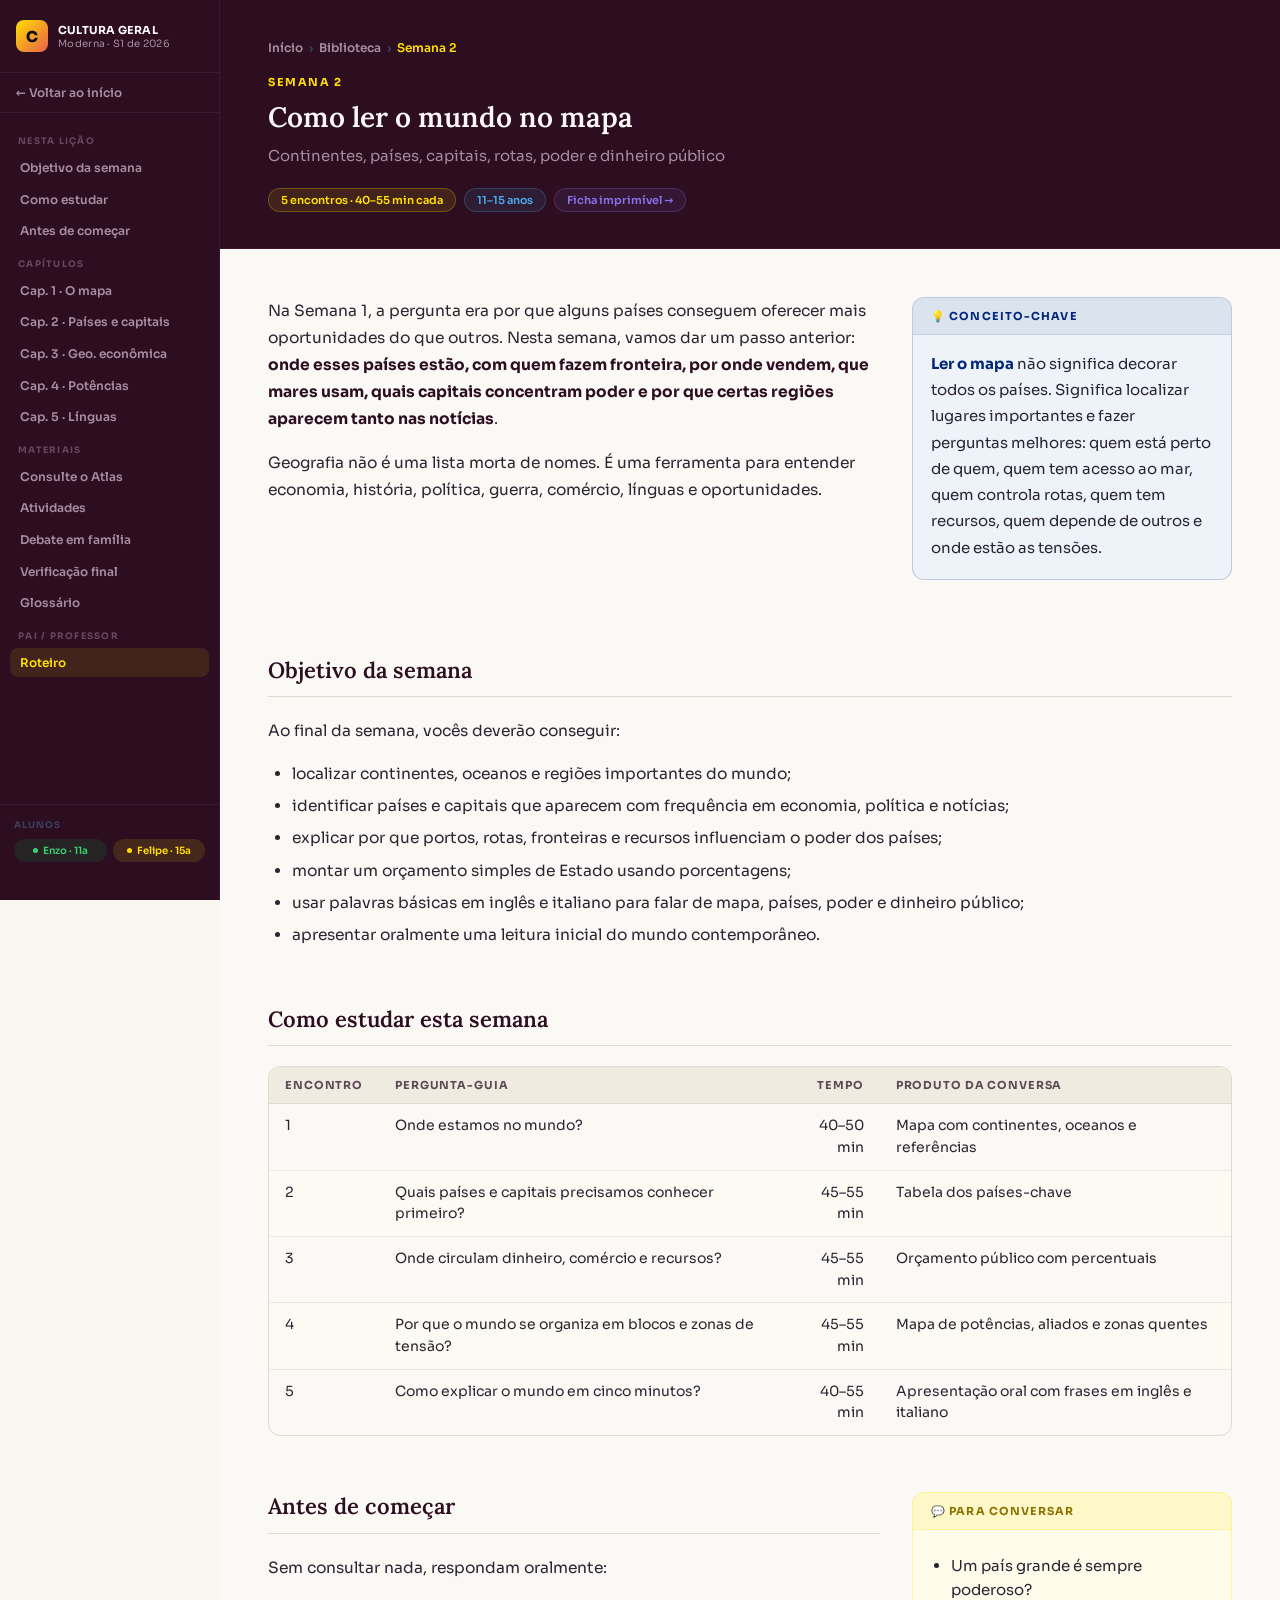
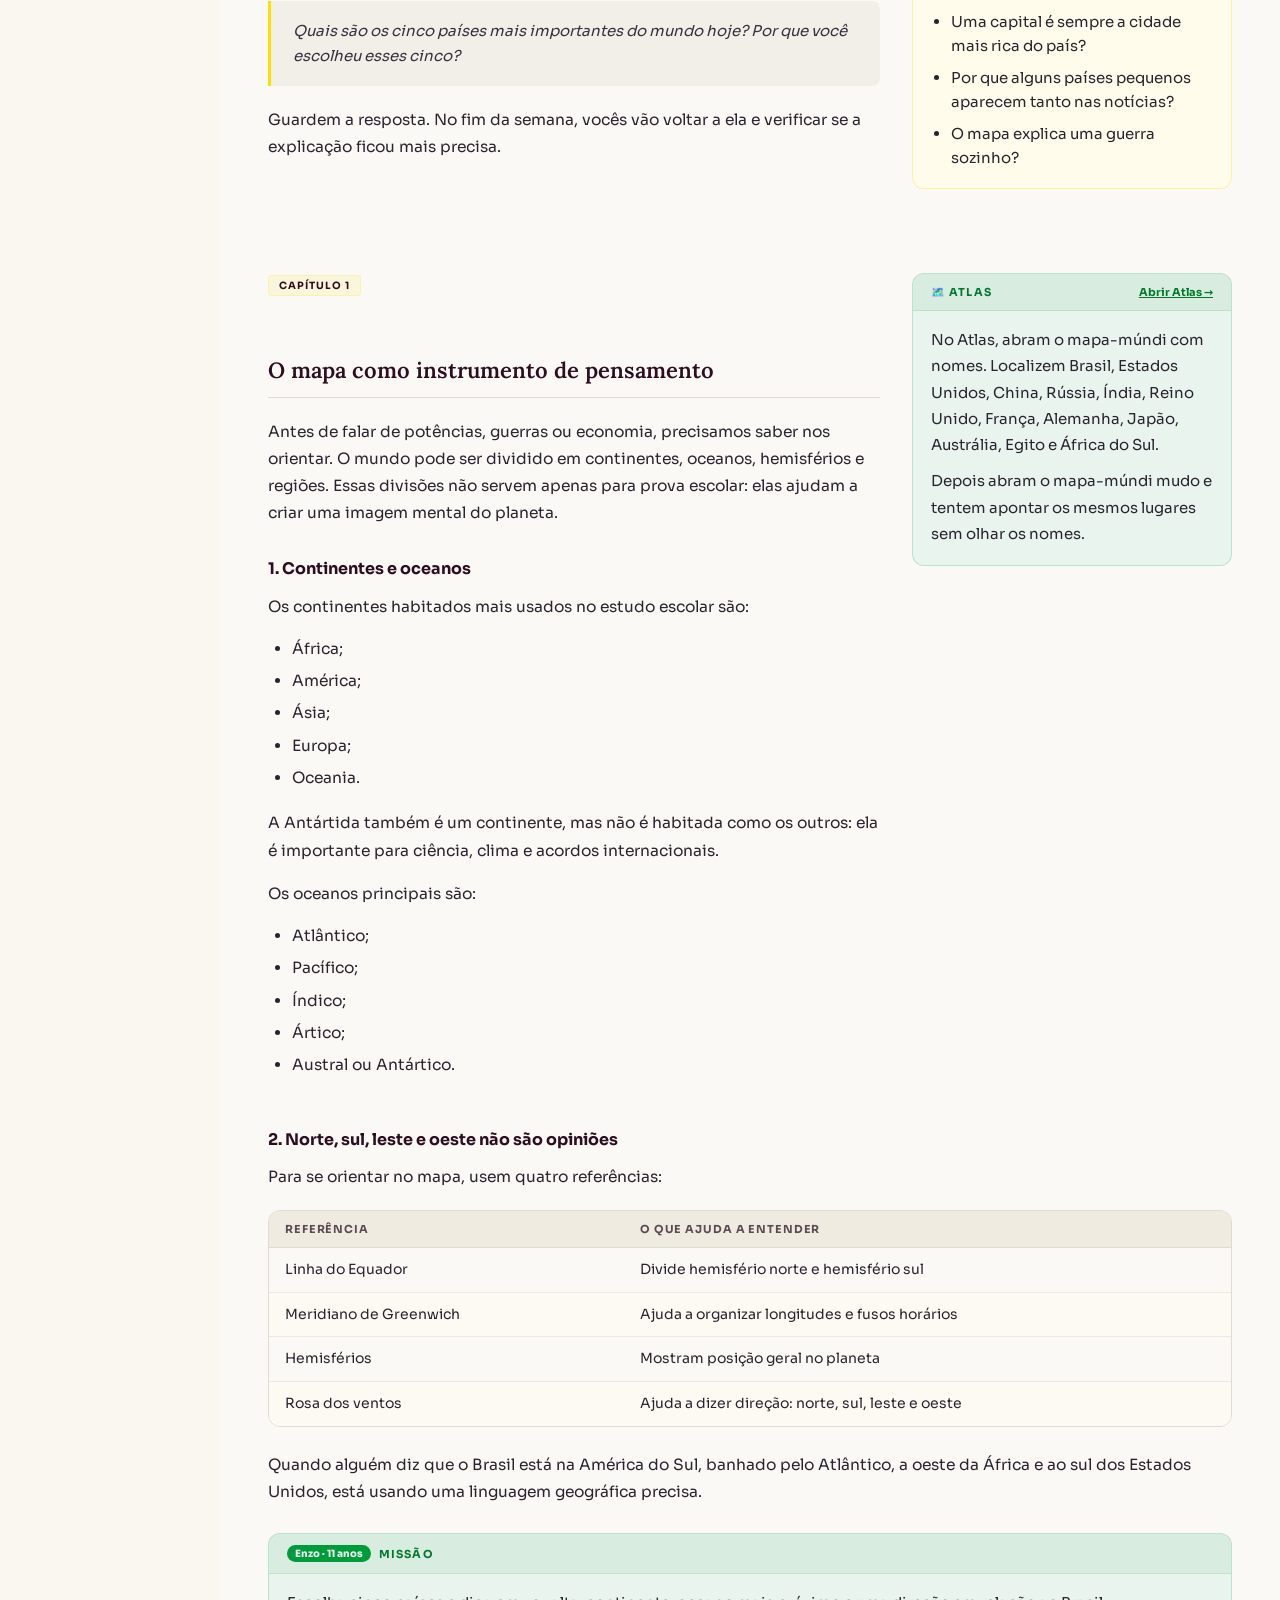
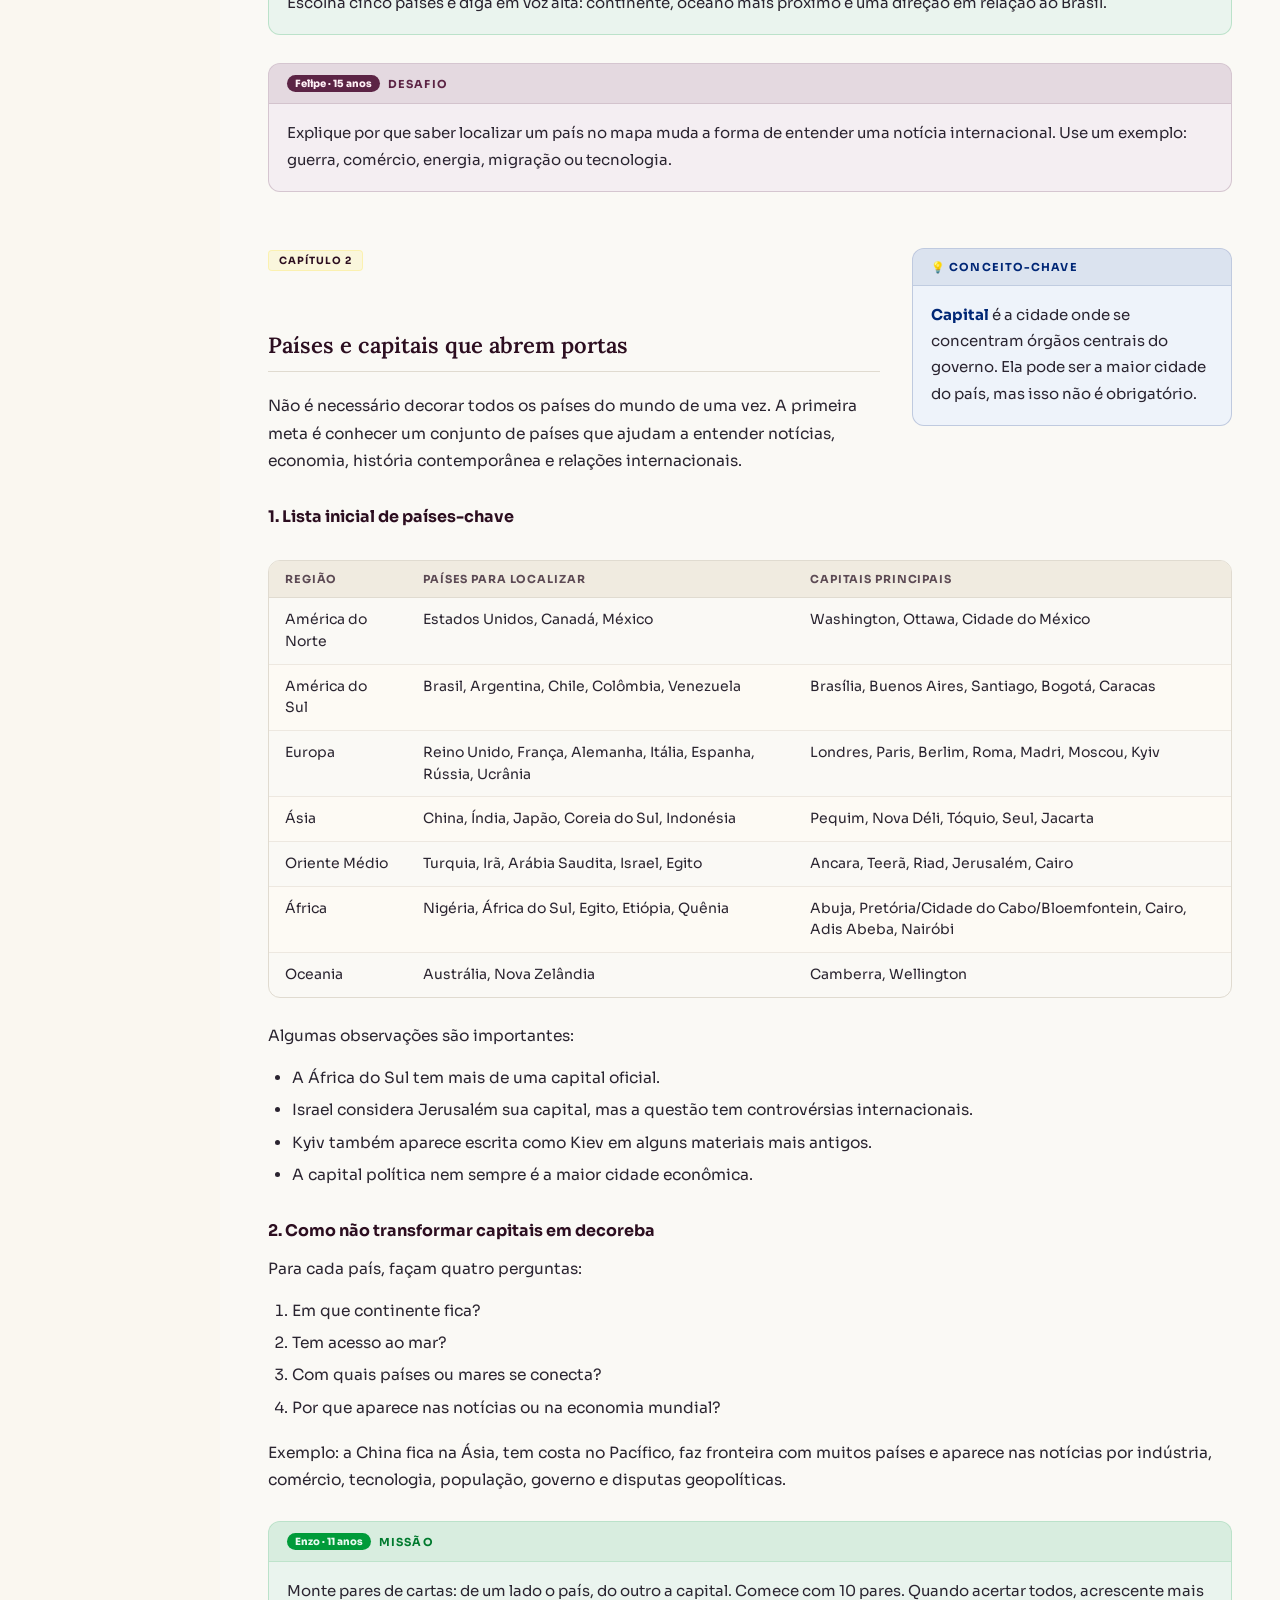
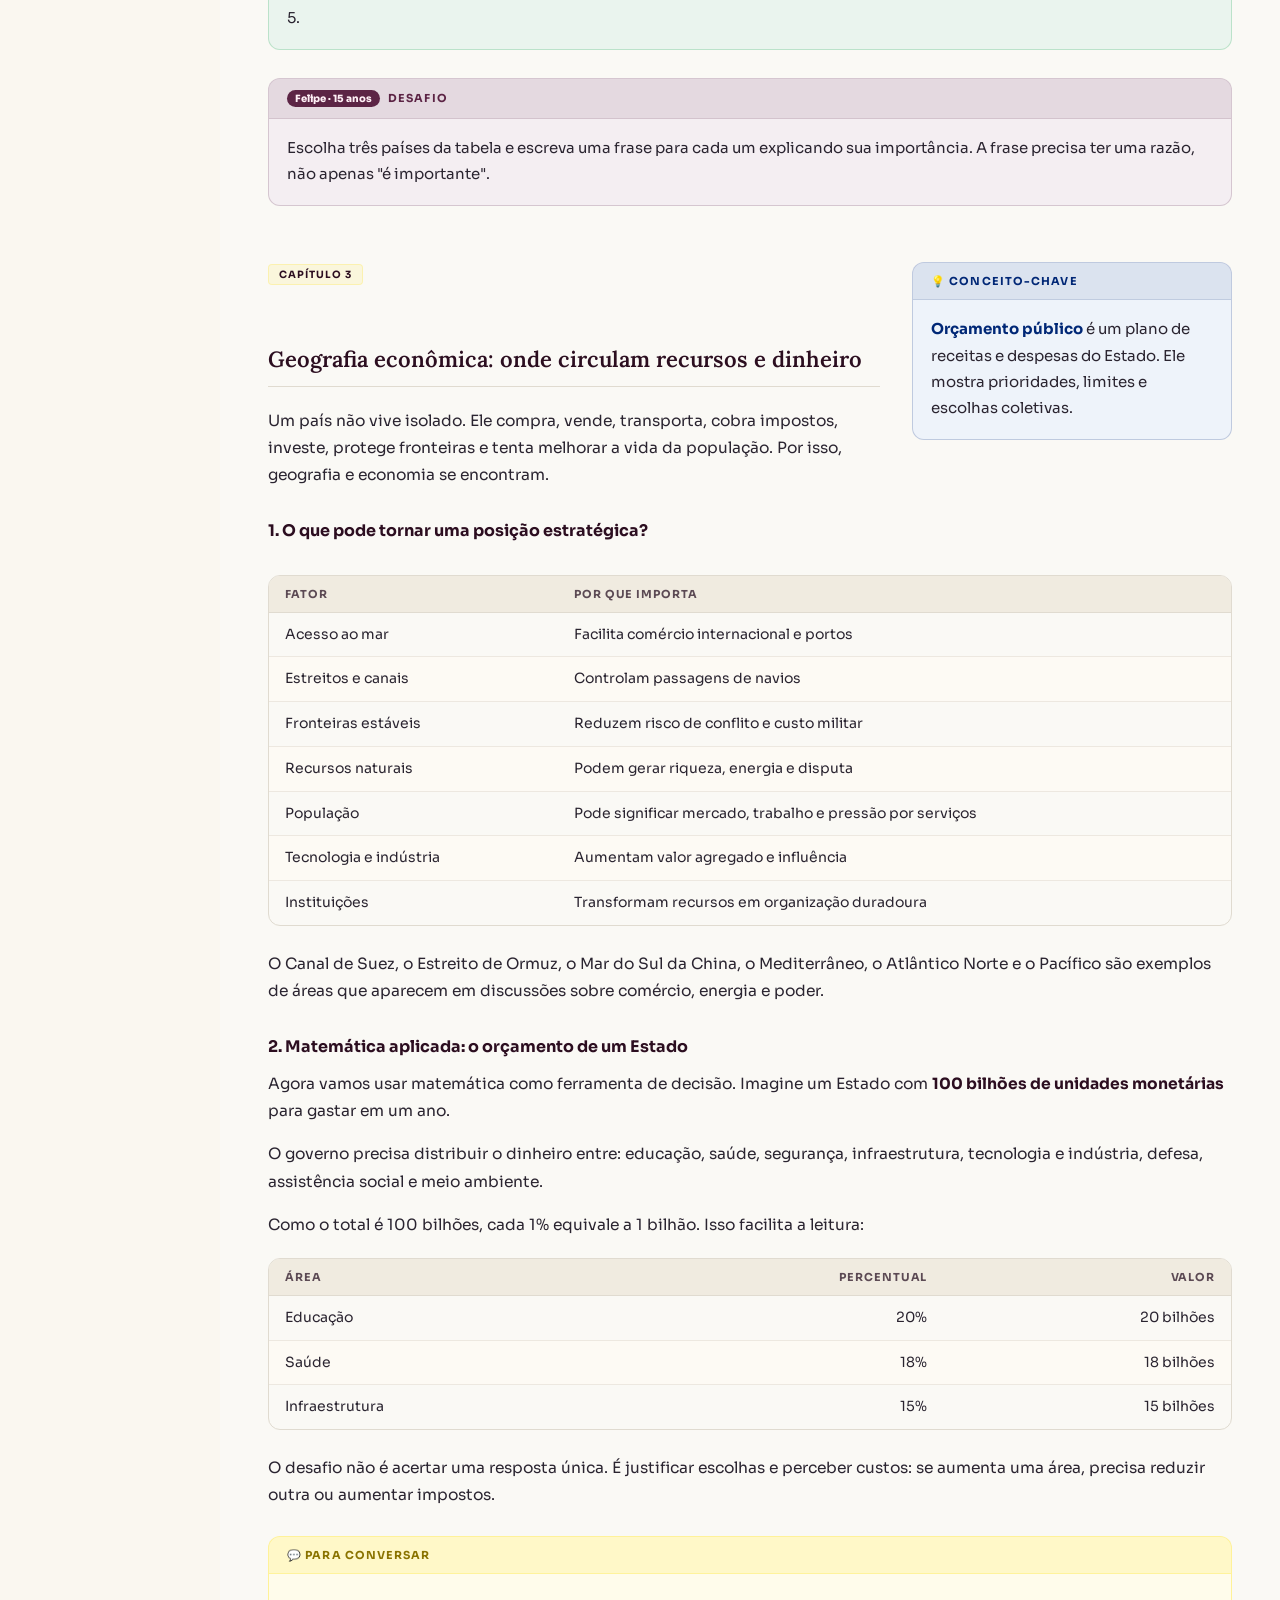
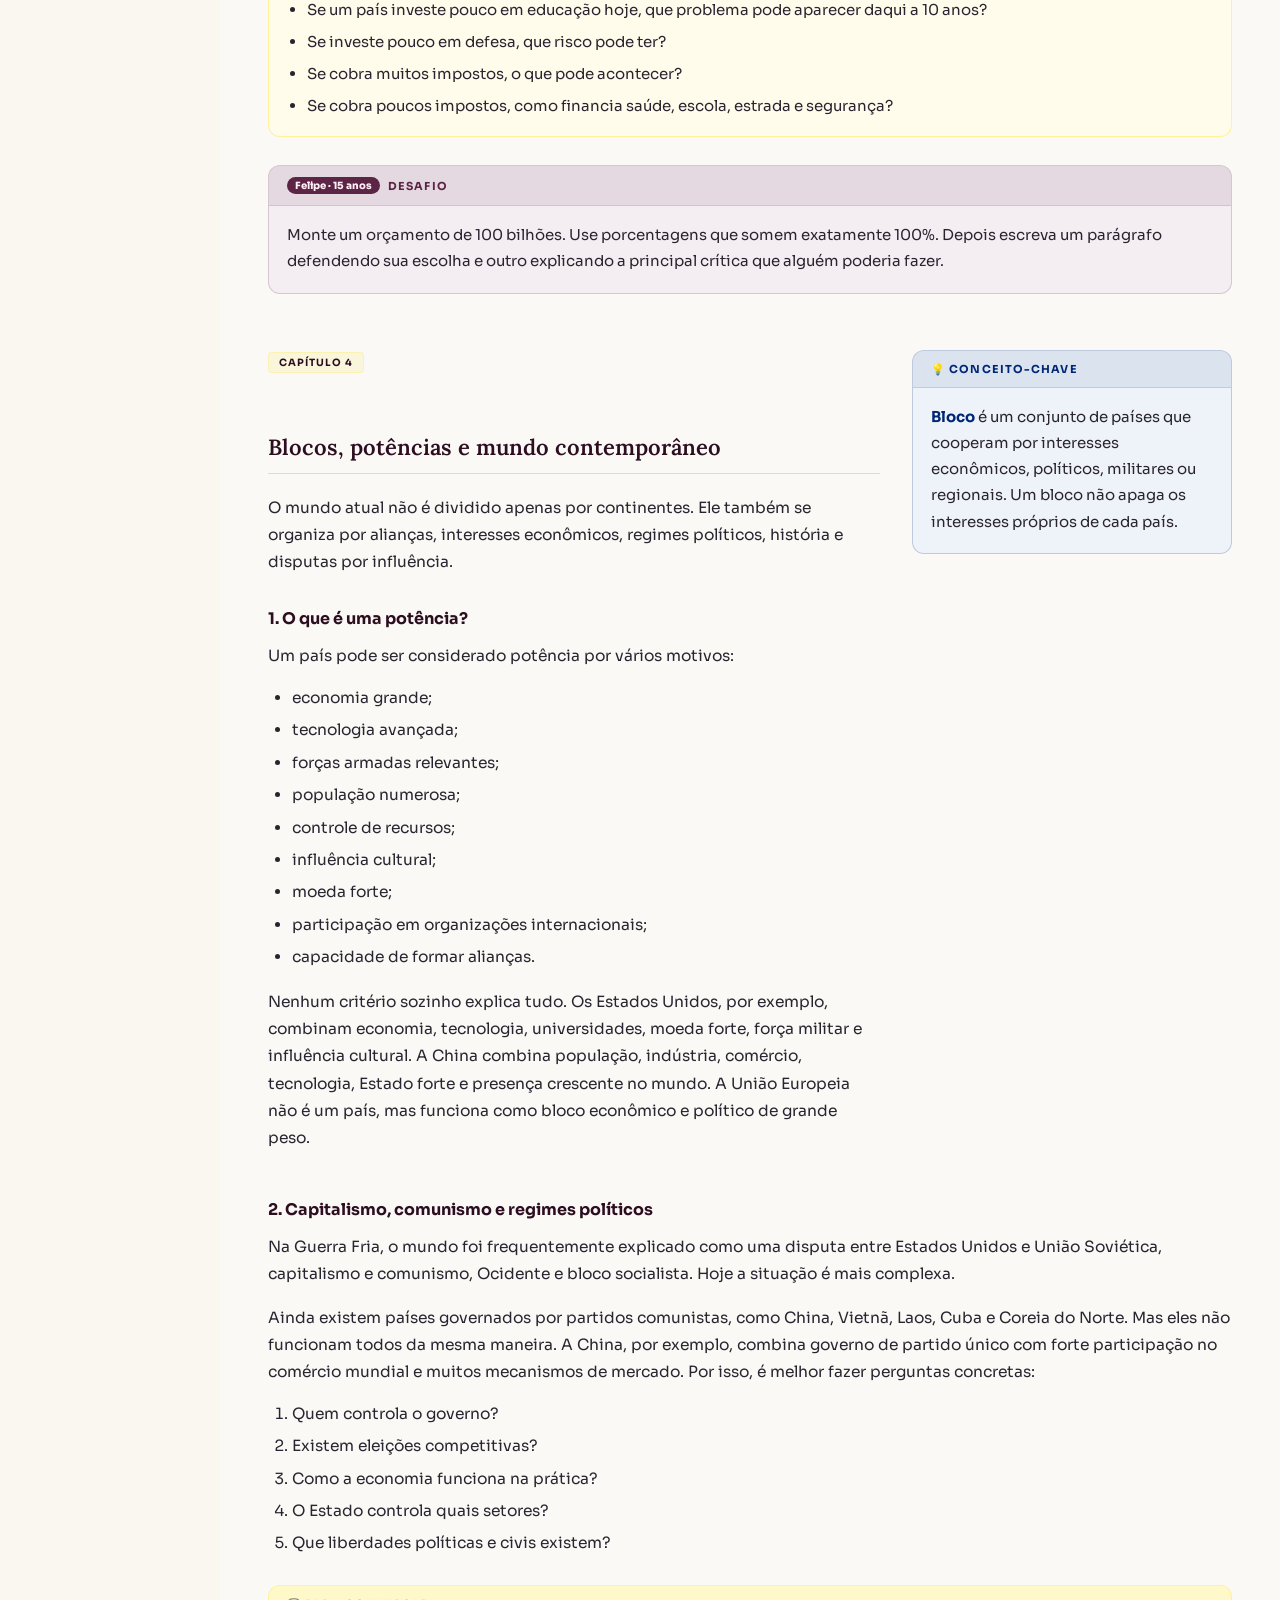
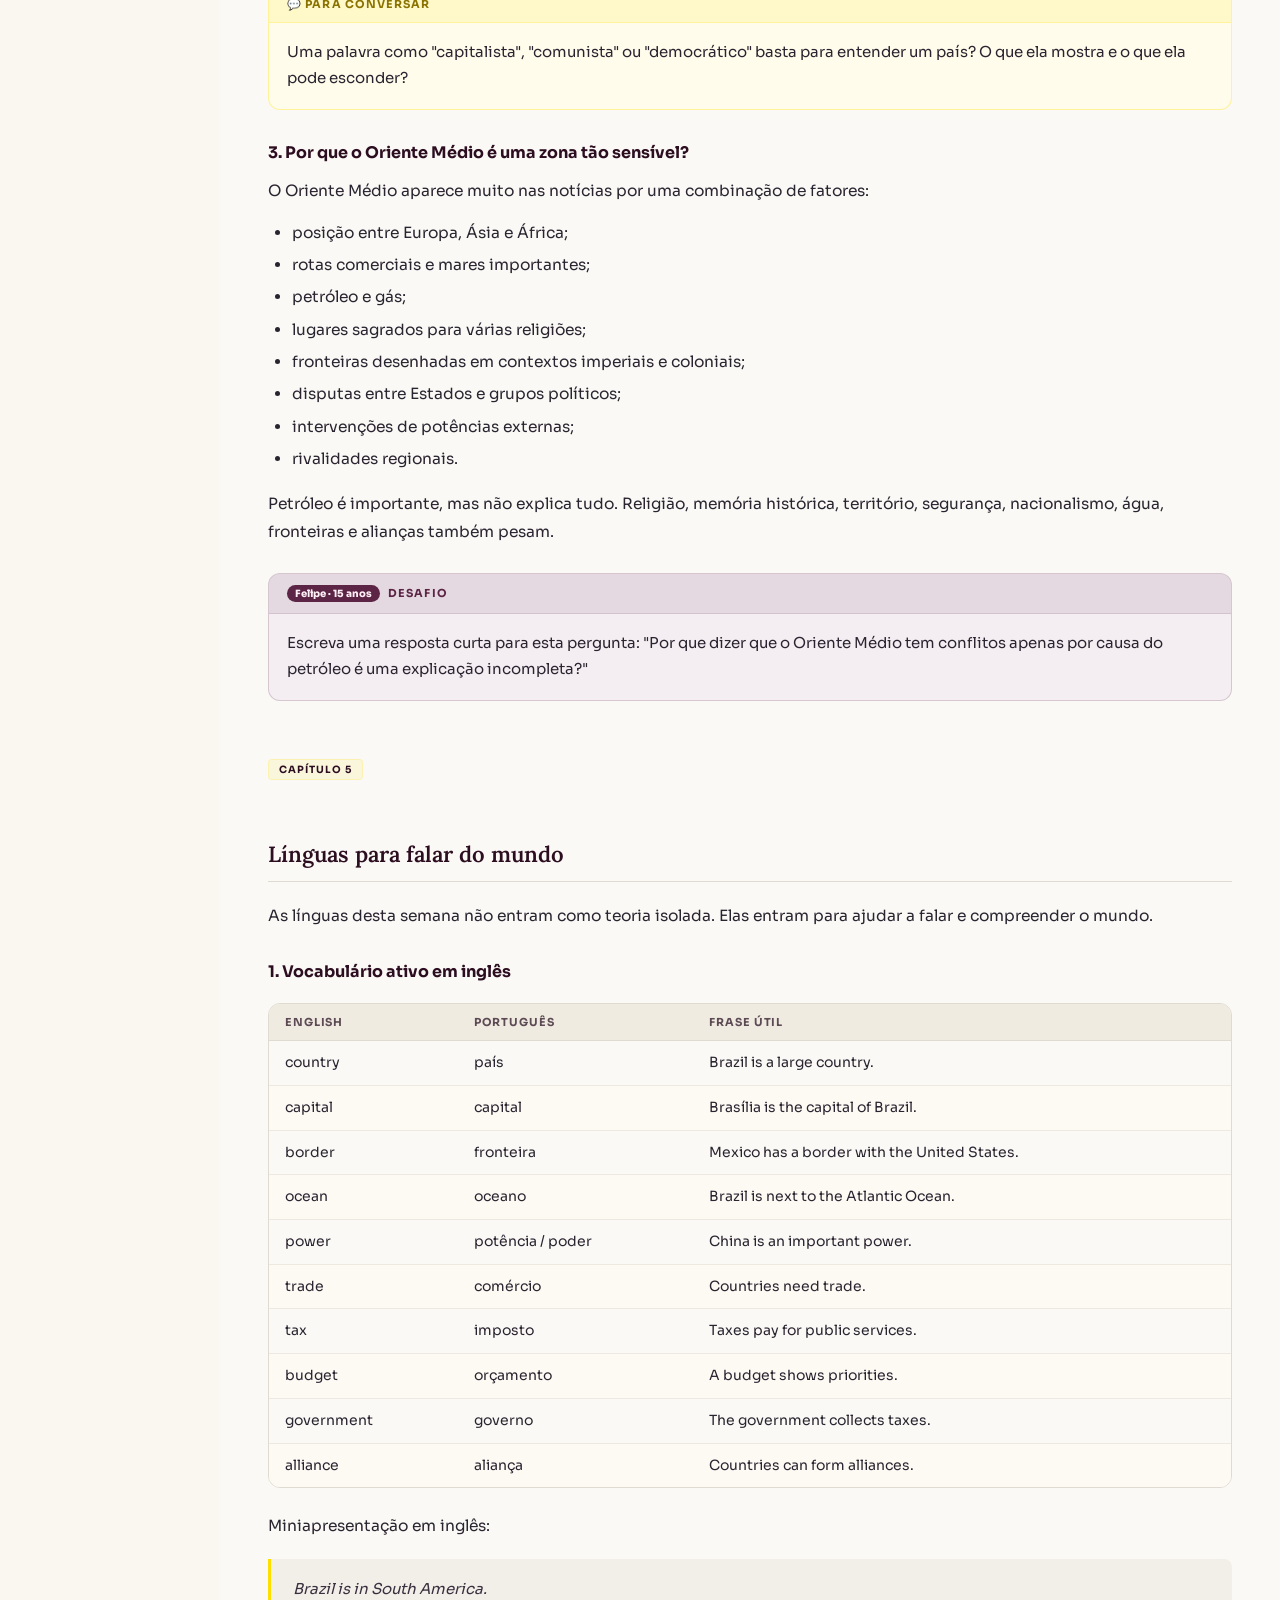
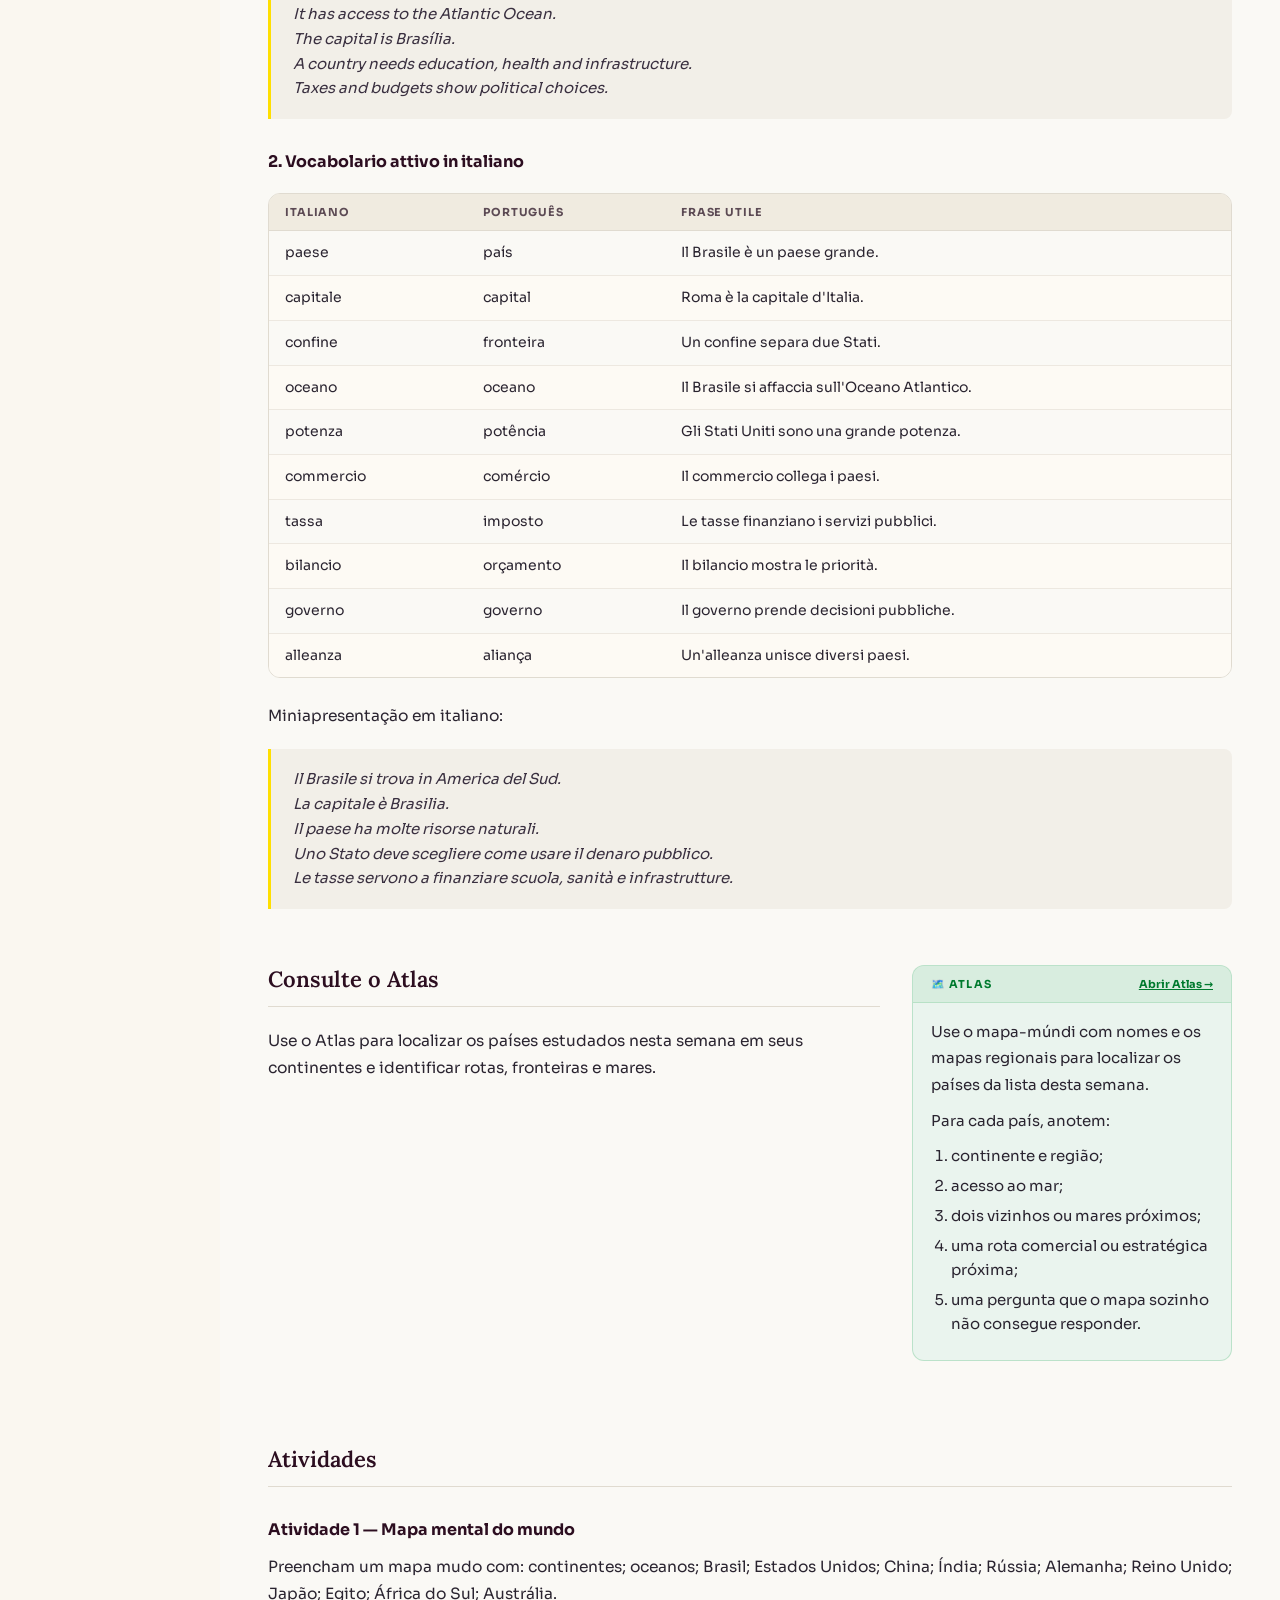
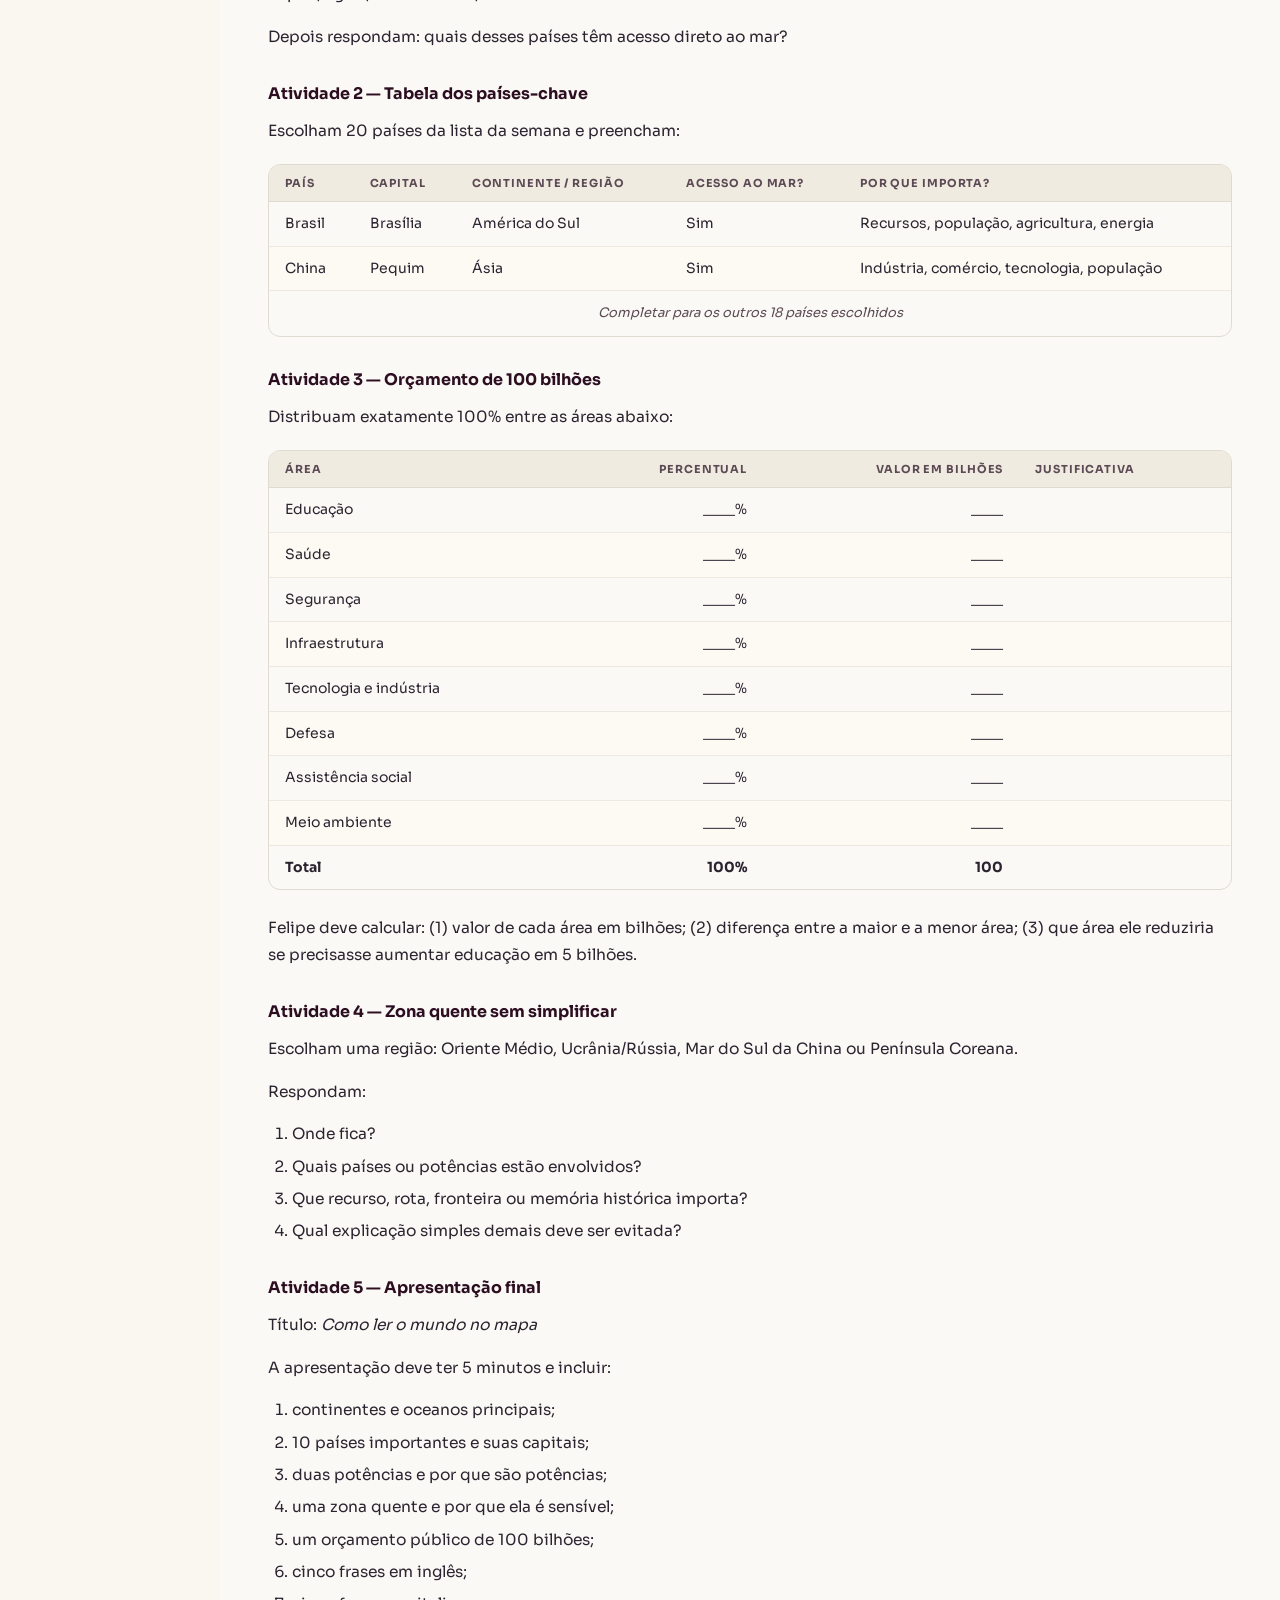
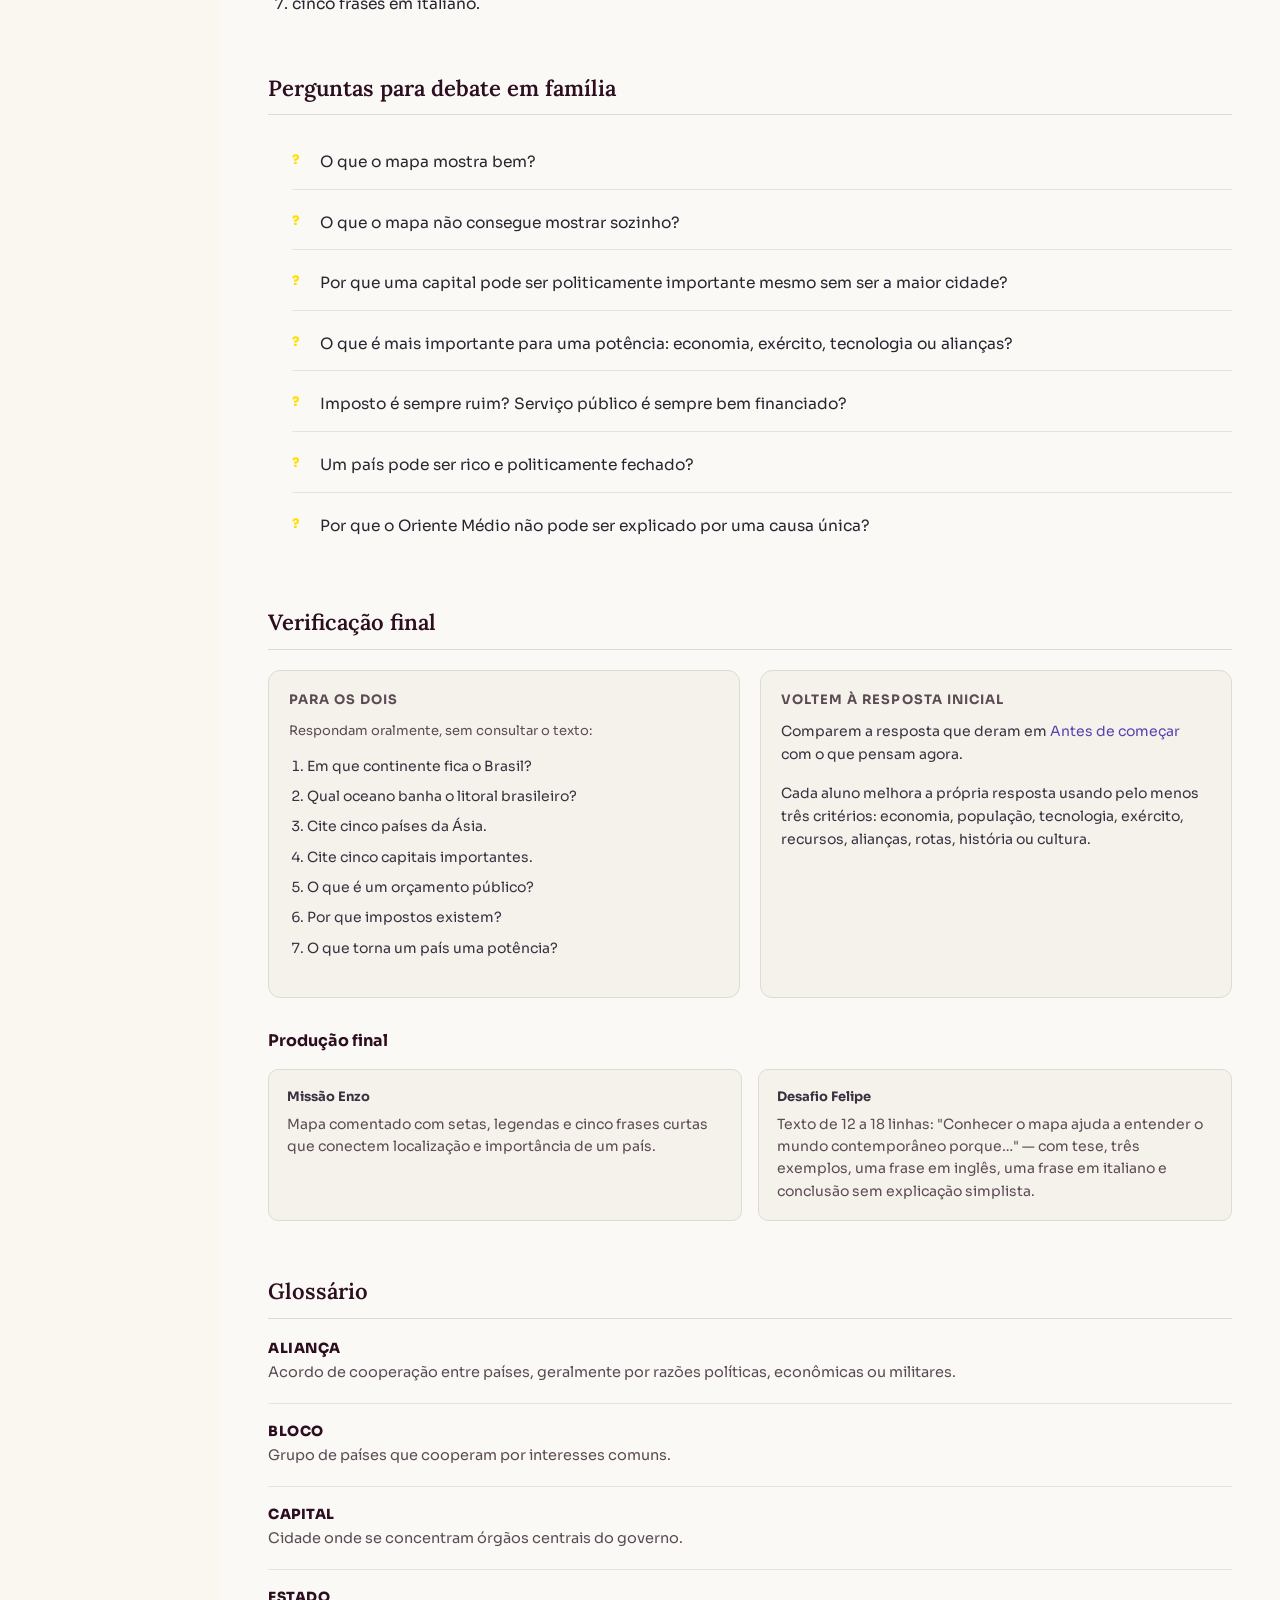
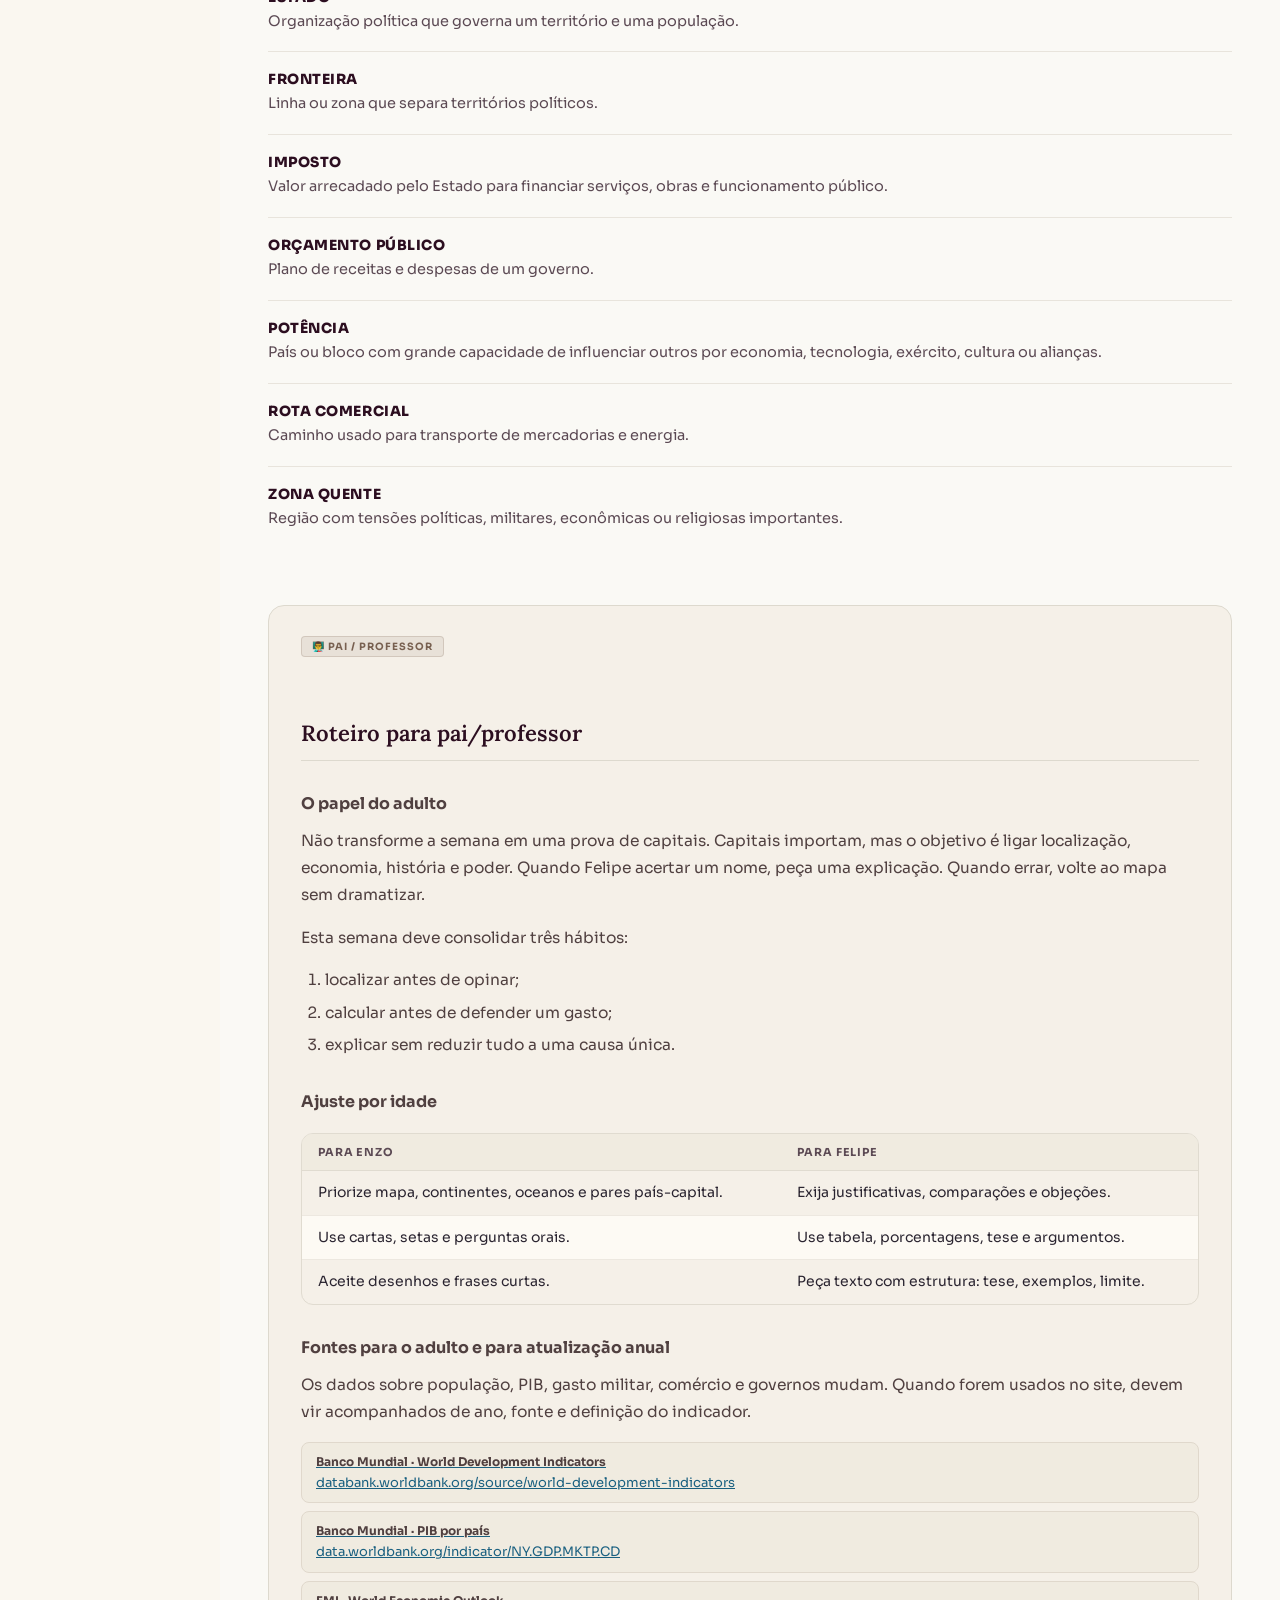
<file: semanas/02/index.html>
<!DOCTYPE html>
<html lang="pt-BR">
<head>
  <meta charset="UTF-8">
  <meta name="viewport" content="width=device-width, initial-scale=1.0">
  <title>Semana 2 — Como ler o mundo no mapa · Cultura Geral Moderna</title>
  <link rel="preconnect" href="https://fonts.googleapis.com">
  <link rel="preconnect" href="https://fonts.gstatic.com" crossorigin>
  <link href="https://fonts.googleapis.com/css2?family=Sora:wght@400;600;700;800&family=Lora:ital,wght@0,400;0,600;1,400&display=swap" rel="stylesheet">
  <link rel="stylesheet" href="../../assets/css/lesson.css">
</head>
<body>

<!-- ═══════════════════════════ SIDEBAR ═══════════════════════════ -->
<aside class="sidebar" aria-label="Navegação da lição">

  <div class="sb-brand">
    <div class="sb-logo">C</div>
    <div class="sb-brand-text">
      <div class="title">Cultura Geral</div>
      <div class="subtitle">Moderna · S1 de 2026</div>
    </div>
  </div>

  <a href="../../index.html" class="sb-back">← Voltar ao início</a>

  <nav class="sb-toc" aria-label="Índice da lição">

    <div class="sb-toc-label">Nesta lição</div>
    <a href="#objetivo"         class="sb-toc-link">Objetivo da semana</a>
    <a href="#como-estudar"     class="sb-toc-link">Como estudar</a>
    <a href="#antes-de-comecar" class="sb-toc-link">Antes de começar</a>

    <div class="sb-toc-label">Capítulos</div>
    <a href="#cap1" class="sb-toc-link">Cap. 1 · O mapa</a>
    <a href="#cap2" class="sb-toc-link">Cap. 2 · Países e capitais</a>
    <a href="#cap3" class="sb-toc-link">Cap. 3 · Geo. econômica</a>
    <a href="#cap4" class="sb-toc-link">Cap. 4 · Potências</a>
    <a href="#cap5" class="sb-toc-link">Cap. 5 · Línguas</a>

    <div class="sb-toc-label">Materiais</div>
    <a href="#atlas"       class="sb-toc-link">Consulte o Atlas</a>
    <a href="#atividades"  class="sb-toc-link">Atividades</a>
    <a href="#debate"      class="sb-toc-link">Debate em família</a>
    <a href="#verificacao" class="sb-toc-link">Verificação final</a>
    <a href="#glossario"   class="sb-toc-link">Glossário</a>

    <div class="sb-toc-label">Pai / professor</div>
    <a href="#roteiro" class="sb-toc-link">Roteiro</a>

  </nav>

  <div class="sb-alunos">
    <div class="sb-aluno-label">Alunos</div>
    <div class="sb-alunos-row">
      <div class="sb-aluno-chip enzo"><span class="sb-aluno-dot"></span>Enzo · 11a</div>
      <div class="sb-aluno-chip felipe"><span class="sb-aluno-dot"></span>Felipe · 15a</div>
    </div>
  </div>

</aside>

<!-- ═══════════════════════════ MAIN ══════════════════════════════ -->
<main class="main" id="main">

  <!-- ── Hero ─────────────────────────────────── -->
  <header class="lesson-hero">
    <nav class="breadcrumb" aria-label="Localização">
      <a href="../../index.html">Início</a>
      <span class="breadcrumb-sep">›</span>
      <a href="../../index.html">Biblioteca</a>
      <span class="breadcrumb-sep">›</span>
      <span class="breadcrumb-current">Semana 2</span>
    </nav>
    <div class="lesson-eyebrow">Semana 2</div>
    <h1 class="lesson-title">Como ler o mundo no mapa</h1>
    <p class="lesson-subtitle">Continentes, países, capitais, rotas, poder e dinheiro público</p>
    <div class="lesson-hero-chips">
      <span class="h-chip h-chip-duration">5 encontros · 40–55 min cada</span>
      <span class="h-chip h-chip-age">11–15 anos</span>
      <span class="h-chip h-chip-ficha"><a href="ficha.html" style="color:inherit">Ficha imprimível →</a></span>
    </div>
  </header>

  <!-- ── Article ───────────────────────────────── -->
  <article class="lesson-article">

    <!-- ── Introdução ──────────────────────────── -->
    <div class="lesson-intro">
      <div class="lesson-row">
        <div class="lesson-main">
          <p>Na Semana 1, a pergunta era por que alguns países conseguem oferecer mais oportunidades do que outros. Nesta semana, vamos dar um passo anterior: <strong>onde esses países estão, com quem fazem fronteira, por onde vendem, que mares usam, quais capitais concentram poder e por que certas regiões aparecem tanto nas notícias</strong>.</p>
          <p>Geografia não é uma lista morta de nomes. É uma ferramenta para entender economia, história, política, guerra, comércio, línguas e oportunidades.</p>
        </div>
        <aside class="lesson-aside">
          <div class="bloco conceito-chave">
            <div class="bloco-header">💡 Conceito-chave</div>
            <div class="bloco-body">
              <p><strong>Ler o mapa</strong> não significa decorar todos os países. Significa localizar lugares importantes e fazer perguntas melhores: quem está perto de quem, quem tem acesso ao mar, quem controla rotas, quem tem recursos, quem depende de outros e onde estão as tensões.</p>
            </div>
          </div>
        </aside>
      </div>
    </div>

    <!-- ── Objetivo da semana ──────────────────── -->
    <section id="objetivo" class="lesson-section">
      <h2>Objetivo da semana</h2>
      <p>Ao final da semana, vocês deverão conseguir:</p>
      <ul>
        <li>localizar continentes, oceanos e regiões importantes do mundo;</li>
        <li>identificar países e capitais que aparecem com frequência em economia, política e notícias;</li>
        <li>explicar por que portos, rotas, fronteiras e recursos influenciam o poder dos países;</li>
        <li>montar um orçamento simples de Estado usando porcentagens;</li>
        <li>usar palavras básicas em inglês e italiano para falar de mapa, países, poder e dinheiro público;</li>
        <li>apresentar oralmente uma leitura inicial do mundo contemporâneo.</li>
      </ul>
    </section>

    <!-- ── Como estudar ────────────────────────── -->
    <section id="como-estudar" class="lesson-section">
      <h2>Como estudar esta semana</h2>
      <div class="table-wrap">
        <table>
          <thead>
            <tr>
              <th>Encontro</th>
              <th>Pergunta-guia</th>
              <th style="text-align:right">Tempo</th>
              <th>Produto da conversa</th>
            </tr>
          </thead>
          <tbody>
            <tr>
              <td>1</td>
              <td>Onde estamos no mundo?</td>
              <td class="right">40–50 min</td>
              <td>Mapa com continentes, oceanos e referências</td>
            </tr>
            <tr>
              <td>2</td>
              <td>Quais países e capitais precisamos conhecer primeiro?</td>
              <td class="right">45–55 min</td>
              <td>Tabela dos países-chave</td>
            </tr>
            <tr>
              <td>3</td>
              <td>Onde circulam dinheiro, comércio e recursos?</td>
              <td class="right">45–55 min</td>
              <td>Orçamento público com percentuais</td>
            </tr>
            <tr>
              <td>4</td>
              <td>Por que o mundo se organiza em blocos e zonas de tensão?</td>
              <td class="right">45–55 min</td>
              <td>Mapa de potências, aliados e zonas quentes</td>
            </tr>
            <tr>
              <td>5</td>
              <td>Como explicar o mundo em cinco minutos?</td>
              <td class="right">40–55 min</td>
              <td>Apresentação oral com frases em inglês e italiano</td>
            </tr>
          </tbody>
        </table>
      </div>
    </section>

    <!-- ── Antes de começar ────────────────────── -->
    <section id="antes-de-comecar" class="lesson-section">
      <div class="lesson-row">
        <div class="lesson-main">
          <h2>Antes de começar</h2>
          <p>Sem consultar nada, respondam oralmente:</p>
          <blockquote>Quais são os cinco países mais importantes do mundo hoje? Por que você escolheu esses cinco?</blockquote>
          <p>Guardem a resposta. No fim da semana, vocês vão voltar a ela e verificar se a explicação ficou mais precisa.</p>
        </div>
        <aside class="lesson-aside">
          <div class="bloco para-conversar">
            <div class="bloco-header">💬 Para conversar</div>
            <div class="bloco-body">
              <ul>
                <li>Um país grande é sempre poderoso?</li>
                <li>Uma capital é sempre a cidade mais rica do país?</li>
                <li>Por que alguns países pequenos aparecem tanto nas notícias?</li>
                <li>O mapa explica uma guerra sozinho?</li>
              </ul>
            </div>
          </div>
        </aside>
      </div>
    </section>

    <!-- ══════════════ CAPÍTULO 1 ══════════════ -->
    <section id="cap1" class="lesson-section">

      <div class="lesson-row">
        <div class="lesson-main">
          <div class="chapter-tag">Capítulo 1</div>
          <h2>O mapa como instrumento de pensamento</h2>

          <p>Antes de falar de potências, guerras ou economia, precisamos saber nos orientar. O mundo pode ser dividido em continentes, oceanos, hemisférios e regiões. Essas divisões não servem apenas para prova escolar: elas ajudam a criar uma imagem mental do planeta.</p>

          <h3>1. Continentes e oceanos</h3>
          <p>Os continentes habitados mais usados no estudo escolar são:</p>
          <ul>
            <li>África;</li>
            <li>América;</li>
            <li>Ásia;</li>
            <li>Europa;</li>
            <li>Oceania.</li>
          </ul>
          <p>A Antártida também é um continente, mas não é habitada como os outros: ela é importante para ciência, clima e acordos internacionais.</p>
          <p>Os oceanos principais são:</p>
          <ul>
            <li>Atlântico;</li>
            <li>Pacífico;</li>
            <li>Índico;</li>
            <li>Ártico;</li>
            <li>Austral ou Antártico.</li>
          </ul>
        </div>
        <aside class="lesson-aside">
          <div class="bloco atlas-ref">
            <div class="bloco-header">
              <div class="bloco-header-left">🗺️ Atlas</div>
              <a href="../../atlas/semana-02/index.html" class="atlas-link">Abrir Atlas →</a>
            </div>
            <div class="bloco-body">
              <p>No Atlas, abram o mapa-múndi com nomes. Localizem Brasil, Estados Unidos, China, Rússia, Índia, Reino Unido, França, Alemanha, Japão, Austrália, Egito e África do Sul.</p>
              <p>Depois abram o mapa-múndi mudo e tentem apontar os mesmos lugares sem olhar os nomes.</p>
            </div>
          </div>
        </aside>
      </div>

      <h3>2. Norte, sul, leste e oeste não são opiniões</h3>
      <p>Para se orientar no mapa, usem quatro referências:</p>
      <div class="table-wrap">
        <table>
          <thead>
            <tr>
              <th>Referência</th>
              <th>O que ajuda a entender</th>
            </tr>
          </thead>
          <tbody>
            <tr>
              <td>Linha do Equador</td>
              <td>Divide hemisfério norte e hemisfério sul</td>
            </tr>
            <tr>
              <td>Meridiano de Greenwich</td>
              <td>Ajuda a organizar longitudes e fusos horários</td>
            </tr>
            <tr>
              <td>Hemisférios</td>
              <td>Mostram posição geral no planeta</td>
            </tr>
            <tr>
              <td>Rosa dos ventos</td>
              <td>Ajuda a dizer direção: norte, sul, leste e oeste</td>
            </tr>
          </tbody>
        </table>
      </div>

      <p>Quando alguém diz que o Brasil está na América do Sul, banhado pelo Atlântico, a oeste da África e ao sul dos Estados Unidos, está usando uma linguagem geográfica precisa.</p>

      <div class="bloco missao-enzo">
        <div class="bloco-header"><span class="aluno-badge">Enzo · 11 anos</span> Missão</div>
        <div class="bloco-body">
          <p>Escolha cinco países e diga em voz alta: continente, oceano mais próximo e uma direção em relação ao Brasil.</p>
        </div>
      </div>

      <div class="bloco desafio-felipe">
        <div class="bloco-header"><span class="aluno-badge">Felipe · 15 anos</span> Desafio</div>
        <div class="bloco-body">
          <p>Explique por que saber localizar um país no mapa muda a forma de entender uma notícia internacional. Use um exemplo: guerra, comércio, energia, migração ou tecnologia.</p>
        </div>
      </div>

    </section>

    <!-- ══════════════ CAPÍTULO 2 ══════════════ -->
    <section id="cap2" class="lesson-section">

      <div class="lesson-row">
        <div class="lesson-main">
          <div class="chapter-tag">Capítulo 2</div>
          <h2>Países e capitais que abrem portas</h2>

          <p>Não é necessário decorar todos os países do mundo de uma vez. A primeira meta é conhecer um conjunto de países que ajudam a entender notícias, economia, história contemporânea e relações internacionais.</p>

          <h3>1. Lista inicial de países-chave</h3>
        </div>
        <aside class="lesson-aside">
          <div class="bloco conceito-chave">
            <div class="bloco-header">💡 Conceito-chave</div>
            <div class="bloco-body">
              <p><strong>Capital</strong> é a cidade onde se concentram órgãos centrais do governo. Ela pode ser a maior cidade do país, mas isso não é obrigatório.</p>
            </div>
          </div>
        </aside>
      </div>

      <div class="table-wrap">
        <table>
          <thead>
            <tr>
              <th>Região</th>
              <th>Países para localizar</th>
              <th>Capitais principais</th>
            </tr>
          </thead>
          <tbody>
            <tr>
              <td>América do Norte</td>
              <td>Estados Unidos, Canadá, México</td>
              <td>Washington, Ottawa, Cidade do México</td>
            </tr>
            <tr>
              <td>América do Sul</td>
              <td>Brasil, Argentina, Chile, Colômbia, Venezuela</td>
              <td>Brasília, Buenos Aires, Santiago, Bogotá, Caracas</td>
            </tr>
            <tr>
              <td>Europa</td>
              <td>Reino Unido, França, Alemanha, Itália, Espanha, Rússia, Ucrânia</td>
              <td>Londres, Paris, Berlim, Roma, Madri, Moscou, Kyiv</td>
            </tr>
            <tr>
              <td>Ásia</td>
              <td>China, Índia, Japão, Coreia do Sul, Indonésia</td>
              <td>Pequim, Nova Déli, Tóquio, Seul, Jacarta</td>
            </tr>
            <tr>
              <td>Oriente Médio</td>
              <td>Turquia, Irã, Arábia Saudita, Israel, Egito</td>
              <td>Ancara, Teerã, Riad, Jerusalém, Cairo</td>
            </tr>
            <tr>
              <td>África</td>
              <td>Nigéria, África do Sul, Egito, Etiópia, Quênia</td>
              <td>Abuja, Pretória/Cidade do Cabo/Bloemfontein, Cairo, Adis Abeba, Nairóbi</td>
            </tr>
            <tr>
              <td>Oceania</td>
              <td>Austrália, Nova Zelândia</td>
              <td>Camberra, Wellington</td>
            </tr>
          </tbody>
        </table>
      </div>

      <p>Algumas observações são importantes:</p>
      <ul>
        <li>A África do Sul tem mais de uma capital oficial.</li>
        <li>Israel considera Jerusalém sua capital, mas a questão tem controvérsias internacionais.</li>
        <li>Kyiv também aparece escrita como Kiev em alguns materiais mais antigos.</li>
        <li>A capital política nem sempre é a maior cidade econômica.</li>
      </ul>

      <h3>2. Como não transformar capitais em decoreba</h3>
      <p>Para cada país, façam quatro perguntas:</p>
      <ol>
        <li>Em que continente fica?</li>
        <li>Tem acesso ao mar?</li>
        <li>Com quais países ou mares se conecta?</li>
        <li>Por que aparece nas notícias ou na economia mundial?</li>
      </ol>
      <p>Exemplo: a China fica na Ásia, tem costa no Pacífico, faz fronteira com muitos países e aparece nas notícias por indústria, comércio, tecnologia, população, governo e disputas geopolíticas.</p>

      <div class="bloco missao-enzo">
        <div class="bloco-header"><span class="aluno-badge">Enzo · 11 anos</span> Missão</div>
        <div class="bloco-body">
          <p>Monte pares de cartas: de um lado o país, do outro a capital. Comece com 10 pares. Quando acertar todos, acrescente mais 5.</p>
        </div>
      </div>

      <div class="bloco desafio-felipe">
        <div class="bloco-header"><span class="aluno-badge">Felipe · 15 anos</span> Desafio</div>
        <div class="bloco-body">
          <p>Escolha três países da tabela e escreva uma frase para cada um explicando sua importância. A frase precisa ter uma razão, não apenas "é importante".</p>
        </div>
      </div>

    </section>

    <!-- ══════════════ CAPÍTULO 3 ══════════════ -->
    <section id="cap3" class="lesson-section">

      <div class="lesson-row">
        <div class="lesson-main">
          <div class="chapter-tag">Capítulo 3</div>
          <h2>Geografia econômica: onde circulam recursos e dinheiro</h2>

          <p>Um país não vive isolado. Ele compra, vende, transporta, cobra impostos, investe, protege fronteiras e tenta melhorar a vida da população. Por isso, geografia e economia se encontram.</p>

          <h3>1. O que pode tornar uma posição estratégica?</h3>
        </div>
        <aside class="lesson-aside">
          <div class="bloco conceito-chave">
            <div class="bloco-header">💡 Conceito-chave</div>
            <div class="bloco-body">
              <p><strong>Orçamento público</strong> é um plano de receitas e despesas do Estado. Ele mostra prioridades, limites e escolhas coletivas.</p>
            </div>
          </div>
        </aside>
      </div>

      <div class="table-wrap">
        <table>
          <thead>
            <tr>
              <th>Fator</th>
              <th>Por que importa</th>
            </tr>
          </thead>
          <tbody>
            <tr>
              <td>Acesso ao mar</td>
              <td>Facilita comércio internacional e portos</td>
            </tr>
            <tr>
              <td>Estreitos e canais</td>
              <td>Controlam passagens de navios</td>
            </tr>
            <tr>
              <td>Fronteiras estáveis</td>
              <td>Reduzem risco de conflito e custo militar</td>
            </tr>
            <tr>
              <td>Recursos naturais</td>
              <td>Podem gerar riqueza, energia e disputa</td>
            </tr>
            <tr>
              <td>População</td>
              <td>Pode significar mercado, trabalho e pressão por serviços</td>
            </tr>
            <tr>
              <td>Tecnologia e indústria</td>
              <td>Aumentam valor agregado e influência</td>
            </tr>
            <tr>
              <td>Instituições</td>
              <td>Transformam recursos em organização duradoura</td>
            </tr>
          </tbody>
        </table>
      </div>

      <p>O Canal de Suez, o Estreito de Ormuz, o Mar do Sul da China, o Mediterrâneo, o Atlântico Norte e o Pacífico são exemplos de áreas que aparecem em discussões sobre comércio, energia e poder.</p>

      <h3>2. Matemática aplicada: o orçamento de um Estado</h3>
      <p>Agora vamos usar matemática como ferramenta de decisão. Imagine um Estado com <strong>100 bilhões de unidades monetárias</strong> para gastar em um ano.</p>
      <p>O governo precisa distribuir o dinheiro entre: educação, saúde, segurança, infraestrutura, tecnologia e indústria, defesa, assistência social e meio ambiente.</p>
      <p>Como o total é 100 bilhões, cada 1% equivale a 1 bilhão. Isso facilita a leitura:</p>

      <div class="table-wrap">
        <table>
          <thead>
            <tr>
              <th>Área</th>
              <th style="text-align:right">Percentual</th>
              <th style="text-align:right">Valor</th>
            </tr>
          </thead>
          <tbody>
            <tr>
              <td>Educação</td>
              <td class="right">20%</td>
              <td class="right">20 bilhões</td>
            </tr>
            <tr>
              <td>Saúde</td>
              <td class="right">18%</td>
              <td class="right">18 bilhões</td>
            </tr>
            <tr>
              <td>Infraestrutura</td>
              <td class="right">15%</td>
              <td class="right">15 bilhões</td>
            </tr>
          </tbody>
        </table>
      </div>

      <p>O desafio não é acertar uma resposta única. É justificar escolhas e perceber custos: se aumenta uma área, precisa reduzir outra ou aumentar impostos.</p>

      <div class="bloco para-conversar">
        <div class="bloco-header">💬 Para conversar</div>
        <div class="bloco-body">
          <ul>
            <li>Se um país investe pouco em educação hoje, que problema pode aparecer daqui a 10 anos?</li>
            <li>Se investe pouco em defesa, que risco pode ter?</li>
            <li>Se cobra muitos impostos, o que pode acontecer?</li>
            <li>Se cobra poucos impostos, como financia saúde, escola, estrada e segurança?</li>
          </ul>
        </div>
      </div>

      <div class="bloco desafio-felipe">
        <div class="bloco-header"><span class="aluno-badge">Felipe · 15 anos</span> Desafio</div>
        <div class="bloco-body">
          <p>Monte um orçamento de 100 bilhões. Use porcentagens que somem exatamente 100%. Depois escreva um parágrafo defendendo sua escolha e outro explicando a principal crítica que alguém poderia fazer.</p>
        </div>
      </div>

    </section>

    <!-- ══════════════ CAPÍTULO 4 ══════════════ -->
    <section id="cap4" class="lesson-section">

      <div class="lesson-row">
        <div class="lesson-main">
          <div class="chapter-tag">Capítulo 4</div>
          <h2>Blocos, potências e mundo contemporâneo</h2>

          <p>O mundo atual não é dividido apenas por continentes. Ele também se organiza por alianças, interesses econômicos, regimes políticos, história e disputas por influência.</p>

          <h3>1. O que é uma potência?</h3>
          <p>Um país pode ser considerado potência por vários motivos:</p>
          <ul>
            <li>economia grande;</li>
            <li>tecnologia avançada;</li>
            <li>forças armadas relevantes;</li>
            <li>população numerosa;</li>
            <li>controle de recursos;</li>
            <li>influência cultural;</li>
            <li>moeda forte;</li>
            <li>participação em organizações internacionais;</li>
            <li>capacidade de formar alianças.</li>
          </ul>
          <p>Nenhum critério sozinho explica tudo. Os Estados Unidos, por exemplo, combinam economia, tecnologia, universidades, moeda forte, força militar e influência cultural. A China combina população, indústria, comércio, tecnologia, Estado forte e presença crescente no mundo. A União Europeia não é um país, mas funciona como bloco econômico e político de grande peso.</p>
        </div>
        <aside class="lesson-aside">
          <div class="bloco conceito-chave">
            <div class="bloco-header">💡 Conceito-chave</div>
            <div class="bloco-body">
              <p><strong>Bloco</strong> é um conjunto de países que cooperam por interesses econômicos, políticos, militares ou regionais. Um bloco não apaga os interesses próprios de cada país.</p>
            </div>
          </div>
        </aside>
      </div>

      <h3>2. Capitalismo, comunismo e regimes políticos</h3>
      <p>Na Guerra Fria, o mundo foi frequentemente explicado como uma disputa entre Estados Unidos e União Soviética, capitalismo e comunismo, Ocidente e bloco socialista. Hoje a situação é mais complexa.</p>
      <p>Ainda existem países governados por partidos comunistas, como China, Vietnã, Laos, Cuba e Coreia do Norte. Mas eles não funcionam todos da mesma maneira. A China, por exemplo, combina governo de partido único com forte participação no comércio mundial e muitos mecanismos de mercado. Por isso, é melhor fazer perguntas concretas:</p>
      <ol>
        <li>Quem controla o governo?</li>
        <li>Existem eleições competitivas?</li>
        <li>Como a economia funciona na prática?</li>
        <li>O Estado controla quais setores?</li>
        <li>Que liberdades políticas e civis existem?</li>
      </ol>

      <div class="bloco para-conversar">
        <div class="bloco-header">💬 Para conversar</div>
        <div class="bloco-body">
          <p>Uma palavra como "capitalista", "comunista" ou "democrático" basta para entender um país? O que ela mostra e o que ela pode esconder?</p>
        </div>
      </div>

      <h3>3. Por que o Oriente Médio é uma zona tão sensível?</h3>
      <p>O Oriente Médio aparece muito nas notícias por uma combinação de fatores:</p>
      <ul>
        <li>posição entre Europa, Ásia e África;</li>
        <li>rotas comerciais e mares importantes;</li>
        <li>petróleo e gás;</li>
        <li>lugares sagrados para várias religiões;</li>
        <li>fronteiras desenhadas em contextos imperiais e coloniais;</li>
        <li>disputas entre Estados e grupos políticos;</li>
        <li>intervenções de potências externas;</li>
        <li>rivalidades regionais.</li>
      </ul>
      <p>Petróleo é importante, mas não explica tudo. Religião, memória histórica, território, segurança, nacionalismo, água, fronteiras e alianças também pesam.</p>

      <div class="bloco desafio-felipe">
        <div class="bloco-header"><span class="aluno-badge">Felipe · 15 anos</span> Desafio</div>
        <div class="bloco-body">
          <p>Escreva uma resposta curta para esta pergunta: "Por que dizer que o Oriente Médio tem conflitos apenas por causa do petróleo é uma explicação incompleta?"</p>
        </div>
      </div>

    </section>

    <!-- ══════════════ CAPÍTULO 5 ══════════════ -->
    <section id="cap5" class="lesson-section">

      <div class="chapter-tag">Capítulo 5</div>
      <h2>Línguas para falar do mundo</h2>
      <p>As línguas desta semana não entram como teoria isolada. Elas entram para ajudar a falar e compreender o mundo.</p>

      <h3>1. Vocabulário ativo em inglês</h3>
      <div class="table-wrap">
        <table>
          <thead>
            <tr>
              <th>English</th>
              <th>Português</th>
              <th>Frase útil</th>
            </tr>
          </thead>
          <tbody>
            <tr><td>country</td><td>país</td><td>Brazil is a large country.</td></tr>
            <tr><td>capital</td><td>capital</td><td>Brasília is the capital of Brazil.</td></tr>
            <tr><td>border</td><td>fronteira</td><td>Mexico has a border with the United States.</td></tr>
            <tr><td>ocean</td><td>oceano</td><td>Brazil is next to the Atlantic Ocean.</td></tr>
            <tr><td>power</td><td>potência / poder</td><td>China is an important power.</td></tr>
            <tr><td>trade</td><td>comércio</td><td>Countries need trade.</td></tr>
            <tr><td>tax</td><td>imposto</td><td>Taxes pay for public services.</td></tr>
            <tr><td>budget</td><td>orçamento</td><td>A budget shows priorities.</td></tr>
            <tr><td>government</td><td>governo</td><td>The government collects taxes.</td></tr>
            <tr><td>alliance</td><td>aliança</td><td>Countries can form alliances.</td></tr>
          </tbody>
        </table>
      </div>

      <p>Miniapresentação em inglês:</p>
      <blockquote>Brazil is in South America.<br>
      It has access to the Atlantic Ocean.<br>
      The capital is Brasília.<br>
      A country needs education, health and infrastructure.<br>
      Taxes and budgets show political choices.</blockquote>

      <h3>2. Vocabolario attivo in italiano</h3>
      <div class="table-wrap">
        <table>
          <thead>
            <tr>
              <th>Italiano</th>
              <th>Português</th>
              <th>Frase utile</th>
            </tr>
          </thead>
          <tbody>
            <tr><td>paese</td><td>país</td><td>Il Brasile è un paese grande.</td></tr>
            <tr><td>capitale</td><td>capital</td><td>Roma è la capitale d'Italia.</td></tr>
            <tr><td>confine</td><td>fronteira</td><td>Un confine separa due Stati.</td></tr>
            <tr><td>oceano</td><td>oceano</td><td>Il Brasile si affaccia sull'Oceano Atlantico.</td></tr>
            <tr><td>potenza</td><td>potência</td><td>Gli Stati Uniti sono una grande potenza.</td></tr>
            <tr><td>commercio</td><td>comércio</td><td>Il commercio collega i paesi.</td></tr>
            <tr><td>tassa</td><td>imposto</td><td>Le tasse finanziano i servizi pubblici.</td></tr>
            <tr><td>bilancio</td><td>orçamento</td><td>Il bilancio mostra le priorità.</td></tr>
            <tr><td>governo</td><td>governo</td><td>Il governo prende decisioni pubbliche.</td></tr>
            <tr><td>alleanza</td><td>aliança</td><td>Un'alleanza unisce diversi paesi.</td></tr>
          </tbody>
        </table>
      </div>

      <p>Miniapresentação em italiano:</p>
      <blockquote>Il Brasile si trova in America del Sud.<br>
      La capitale è Brasilia.<br>
      Il paese ha molte risorse naturali.<br>
      Uno Stato deve scegliere come usare il denaro pubblico.<br>
      Le tasse servono a finanziare scuola, sanità e infrastrutture.</blockquote>

    </section>

    <!-- ── Atlas ──────────────────────────────── -->
    <section id="atlas" class="lesson-section">
      <div class="lesson-row">
        <div class="lesson-main">
          <h2>Consulte o Atlas</h2>
          <p>Use o Atlas para localizar os países estudados nesta semana em seus continentes e identificar rotas, fronteiras e mares.</p>
        </div>
        <aside class="lesson-aside">
          <div class="bloco atlas-ref">
            <div class="bloco-header">
              <div class="bloco-header-left">🗺️ Atlas</div>
              <a href="../../atlas/semana-02/index.html" class="atlas-link">Abrir Atlas →</a>
            </div>
            <div class="bloco-body">
              <p>Use o mapa-múndi com nomes e os mapas regionais para localizar os países da lista desta semana.</p>
              <p>Para cada país, anotem:</p>
              <ol>
                <li>continente e região;</li>
                <li>acesso ao mar;</li>
                <li>dois vizinhos ou mares próximos;</li>
                <li>uma rota comercial ou estratégica próxima;</li>
                <li>uma pergunta que o mapa sozinho não consegue responder.</li>
              </ol>
            </div>
          </div>
        </aside>
      </div>
    </section>

    <!-- ── Atividades ──────────────────────────── -->
    <section id="atividades" class="lesson-section">
      <h2>Atividades</h2>

      <h3>Atividade 1 — Mapa mental do mundo</h3>
      <p>Preencham um mapa mudo com: continentes; oceanos; Brasil; Estados Unidos; China; Índia; Rússia; Alemanha; Reino Unido; Japão; Egito; África do Sul; Austrália.</p>
      <p>Depois respondam: quais desses países têm acesso direto ao mar?</p>

      <h3>Atividade 2 — Tabela dos países-chave</h3>
      <p>Escolham 20 países da lista da semana e preencham:</p>
      <div class="table-wrap">
        <table>
          <thead>
            <tr>
              <th>País</th>
              <th>Capital</th>
              <th>Continente / região</th>
              <th>Acesso ao mar?</th>
              <th>Por que importa?</th>
            </tr>
          </thead>
          <tbody>
            <tr>
              <td>Brasil</td>
              <td>Brasília</td>
              <td>América do Sul</td>
              <td>Sim</td>
              <td>Recursos, população, agricultura, energia</td>
            </tr>
            <tr>
              <td>China</td>
              <td>Pequim</td>
              <td>Ásia</td>
              <td>Sim</td>
              <td>Indústria, comércio, tecnologia, população</td>
            </tr>
            <tr>
              <td colspan="5" style="text-align:center; color: var(--lt-muted); font-style:italic; font-size:13px; padding: 12px;">Completar para os outros 18 países escolhidos</td>
            </tr>
          </tbody>
        </table>
      </div>

      <h3>Atividade 3 — Orçamento de 100 bilhões</h3>
      <p>Distribuam exatamente 100% entre as áreas abaixo:</p>
      <div class="table-wrap">
        <table>
          <thead>
            <tr>
              <th>Área</th>
              <th style="text-align:right">Percentual</th>
              <th style="text-align:right">Valor em bilhões</th>
              <th>Justificativa</th>
            </tr>
          </thead>
          <tbody>
            <tr><td>Educação</td><td class="right">____%</td><td class="right">____</td><td></td></tr>
            <tr><td>Saúde</td><td class="right">____%</td><td class="right">____</td><td></td></tr>
            <tr><td>Segurança</td><td class="right">____%</td><td class="right">____</td><td></td></tr>
            <tr><td>Infraestrutura</td><td class="right">____%</td><td class="right">____</td><td></td></tr>
            <tr><td>Tecnologia e indústria</td><td class="right">____%</td><td class="right">____</td><td></td></tr>
            <tr><td>Defesa</td><td class="right">____%</td><td class="right">____</td><td></td></tr>
            <tr><td>Assistência social</td><td class="right">____%</td><td class="right">____</td><td></td></tr>
            <tr><td>Meio ambiente</td><td class="right">____%</td><td class="right">____</td><td></td></tr>
            <tr>
              <td><strong>Total</strong></td>
              <td class="right"><strong>100%</strong></td>
              <td class="right"><strong>100</strong></td>
              <td></td>
            </tr>
          </tbody>
        </table>
      </div>
      <p>Felipe deve calcular: (1) valor de cada área em bilhões; (2) diferença entre a maior e a menor área; (3) que área ele reduziria se precisasse aumentar educação em 5 bilhões.</p>

      <h3>Atividade 4 — Zona quente sem simplificar</h3>
      <p>Escolham uma região: Oriente Médio, Ucrânia/Rússia, Mar do Sul da China ou Península Coreana.</p>
      <p>Respondam:</p>
      <ol>
        <li>Onde fica?</li>
        <li>Quais países ou potências estão envolvidos?</li>
        <li>Que recurso, rota, fronteira ou memória histórica importa?</li>
        <li>Qual explicação simples demais deve ser evitada?</li>
      </ol>

      <h3>Atividade 5 — Apresentação final</h3>
      <p>Título: <em>Como ler o mundo no mapa</em></p>
      <p>A apresentação deve ter 5 minutos e incluir:</p>
      <ol>
        <li>continentes e oceanos principais;</li>
        <li>10 países importantes e suas capitais;</li>
        <li>duas potências e por que são potências;</li>
        <li>uma zona quente e por que ela é sensível;</li>
        <li>um orçamento público de 100 bilhões;</li>
        <li>cinco frases em inglês;</li>
        <li>cinco frases em italiano.</li>
      </ol>
    </section>

    <!-- ── Debate em família ───────────────────── -->
    <section id="debate" class="lesson-section">
      <h2>Perguntas para debate em família</h2>
      <ul class="debate-list">
        <li>O que o mapa mostra bem?</li>
        <li>O que o mapa não consegue mostrar sozinho?</li>
        <li>Por que uma capital pode ser politicamente importante mesmo sem ser a maior cidade?</li>
        <li>O que é mais importante para uma potência: economia, exército, tecnologia ou alianças?</li>
        <li>Imposto é sempre ruim? Serviço público é sempre bem financiado?</li>
        <li>Um país pode ser rico e politicamente fechado?</li>
        <li>Por que o Oriente Médio não pode ser explicado por uma causa única?</li>
      </ul>
    </section>

    <!-- ── Verificação final ───────────────────── -->
    <section id="verificacao" class="lesson-section">
      <h2>Verificação final</h2>

      <div class="verificacao-grid">
        <div class="verificacao-card">
          <h4>Para os dois</h4>
          <p style="font-size:13px; color:var(--lt-muted); margin-bottom:12px;">Respondam oralmente, sem consultar o texto:</p>
          <ol>
            <li>Em que continente fica o Brasil?</li>
            <li>Qual oceano banha o litoral brasileiro?</li>
            <li>Cite cinco países da Ásia.</li>
            <li>Cite cinco capitais importantes.</li>
            <li>O que é um orçamento público?</li>
            <li>Por que impostos existem?</li>
            <li>O que torna um país uma potência?</li>
          </ol>
        </div>
        <div class="verificacao-card">
          <h4>Voltem à resposta inicial</h4>
          <p style="font-size:14px; color:#3A3040; line-height:1.65;">Comparem a resposta que deram em <a href="#antes-de-comecar" style="color:#5A40B0;">Antes de começar</a> com o que pensam agora.</p>
          <p style="font-size:14px; color:#3A3040; line-height:1.65; margin-top:10px;">Cada aluno melhora a própria resposta usando pelo menos três critérios: economia, população, tecnologia, exército, recursos, alianças, rotas, história ou cultura.</p>
        </div>
      </div>

      <h3 style="margin-top: 32px;">Produção final</h3>
      <div class="producao-options">
        <div class="producao-card">
          <h4>Missão Enzo</h4>
          <p>Mapa comentado com setas, legendas e cinco frases curtas que conectem localização e importância de um país.</p>
        </div>
        <div class="producao-card">
          <h4>Desafio Felipe</h4>
          <p>Texto de 12 a 18 linhas: "Conhecer o mapa ajuda a entender o mundo contemporâneo porque…" — com tese, três exemplos, uma frase em inglês, uma frase em italiano e conclusão sem explicação simplista.</p>
        </div>
      </div>
    </section>

    <!-- ── Glossário ───────────────────────────── -->
    <section id="glossario" class="lesson-section">
      <h2>Glossário</h2>
      <div class="glossary-entry">
        <div class="glossary-term">Aliança</div>
        <div class="glossary-def">Acordo de cooperação entre países, geralmente por razões políticas, econômicas ou militares.</div>
      </div>
      <div class="glossary-entry">
        <div class="glossary-term">Bloco</div>
        <div class="glossary-def">Grupo de países que cooperam por interesses comuns.</div>
      </div>
      <div class="glossary-entry">
        <div class="glossary-term">Capital</div>
        <div class="glossary-def">Cidade onde se concentram órgãos centrais do governo.</div>
      </div>
      <div class="glossary-entry">
        <div class="glossary-term">Estado</div>
        <div class="glossary-def">Organização política que governa um território e uma população.</div>
      </div>
      <div class="glossary-entry">
        <div class="glossary-term">Fronteira</div>
        <div class="glossary-def">Linha ou zona que separa territórios políticos.</div>
      </div>
      <div class="glossary-entry">
        <div class="glossary-term">Imposto</div>
        <div class="glossary-def">Valor arrecadado pelo Estado para financiar serviços, obras e funcionamento público.</div>
      </div>
      <div class="glossary-entry">
        <div class="glossary-term">Orçamento público</div>
        <div class="glossary-def">Plano de receitas e despesas de um governo.</div>
      </div>
      <div class="glossary-entry">
        <div class="glossary-term">Potência</div>
        <div class="glossary-def">País ou bloco com grande capacidade de influenciar outros por economia, tecnologia, exército, cultura ou alianças.</div>
      </div>
      <div class="glossary-entry">
        <div class="glossary-term">Rota comercial</div>
        <div class="glossary-def">Caminho usado para transporte de mercadorias e energia.</div>
      </div>
      <div class="glossary-entry">
        <div class="glossary-term">Zona quente</div>
        <div class="glossary-def">Região com tensões políticas, militares, econômicas ou religiosas importantes.</div>
      </div>
    </section>

    <!-- ── Roteiro pai/professor ───────────────── -->
    <section id="roteiro" class="lesson-section teacher-section">
      <div class="teacher-tag">👨‍🏫 Pai / professor</div>
      <h2>Roteiro para pai/professor</h2>

      <h3>O papel do adulto</h3>
      <p>Não transforme a semana em uma prova de capitais. Capitais importam, mas o objetivo é ligar localização, economia, história e poder. Quando Felipe acertar um nome, peça uma explicação. Quando errar, volte ao mapa sem dramatizar.</p>
      <p>Esta semana deve consolidar três hábitos:</p>
      <ol>
        <li>localizar antes de opinar;</li>
        <li>calcular antes de defender um gasto;</li>
        <li>explicar sem reduzir tudo a uma causa única.</li>
      </ol>

      <h3>Ajuste por idade</h3>
      <div class="table-wrap">
        <table>
          <thead>
            <tr>
              <th>Para Enzo</th>
              <th>Para Felipe</th>
            </tr>
          </thead>
          <tbody>
            <tr>
              <td>Priorize mapa, continentes, oceanos e pares país-capital.</td>
              <td>Exija justificativas, comparações e objeções.</td>
            </tr>
            <tr>
              <td>Use cartas, setas e perguntas orais.</td>
              <td>Use tabela, porcentagens, tese e argumentos.</td>
            </tr>
            <tr>
              <td>Aceite desenhos e frases curtas.</td>
              <td>Peça texto com estrutura: tese, exemplos, limite.</td>
            </tr>
          </tbody>
        </table>
      </div>

      <h3>Fontes para o adulto e para atualização anual</h3>
      <p>Os dados sobre população, PIB, gasto militar, comércio e governos mudam. Quando forem usados no site, devem vir acompanhados de ano, fonte e definição do indicador.</p>

      <a href="https://databank.worldbank.org/source/world-development-indicators" class="fonte-link" target="_blank" rel="noopener noreferrer">
        <strong>Banco Mundial · World Development Indicators</strong>
        databank.worldbank.org/source/world-development-indicators
      </a>
      <a href="https://data.worldbank.org/indicator/NY.GDP.MKTP.CD" class="fonte-link" target="_blank" rel="noopener noreferrer">
        <strong>Banco Mundial · PIB por país</strong>
        data.worldbank.org/indicator/NY.GDP.MKTP.CD
      </a>
      <a href="https://www.imf.org/en/Publications/WEO" class="fonte-link" target="_blank" rel="noopener noreferrer">
        <strong>FMI · World Economic Outlook</strong>
        imf.org/en/Publications/WEO
      </a>
      <a href="https://www.sipri.org/databases/milex" class="fonte-link" target="_blank" rel="noopener noreferrer">
        <strong>SIPRI · Military Expenditure Database</strong>
        sipri.org/databases/milex
      </a>
      <a href="https://ourworldindata.org/government-spending" class="fonte-link" target="_blank" rel="noopener noreferrer">
        <strong>Our World in Data · Government Spending</strong>
        ourworldindata.org/government-spending
      </a>
      <a href="https://www.cia.gov/the-world-factbook/" class="fonte-link" target="_blank" rel="noopener noreferrer">
        <strong>CIA World Factbook · Perfis de países</strong>
        cia.gov/the-world-factbook
      </a>

      <h3>Fechamento da semana</h3>
      <p>Voltem à pergunta inicial:</p>
      <blockquote>Quais são os cinco países mais importantes do mundo hoje?</blockquote>
      <p>Agora cada aluno deve melhorar a própria resposta usando pelo menos três critérios: economia, população, tecnologia, exército, recursos, alianças, rotas, história ou cultura.</p>
      <p>O melhor resultado desta semana não é decorar 50 capitais. É conseguir abrir uma notícia internacional e perguntar: <strong>onde isso acontece, quem está perto, que interesses existem e qual explicação simples demais devo evitar?</strong></p>
    </section>

  </article>

  <!-- ── Lesson footer ─────────────────────────── -->
  <footer class="lesson-footer">
    <a href="../../index.html" class="footer-btn">← Voltar ao início</a>
    <a href="ficha.html" class="footer-btn footer-btn-ficha">Imprimir ficha →</a>
  </footer>

</main>

<!-- ── Mobile bottom nav ─────────────────────── -->
<nav class="mobile-nav" aria-label="Navegação mobile">
  <div class="mobile-nav-inner">
    <a href="../../index.html" class="mobile-nav-item">
      <span>🏠</span><span>Início</span>
    </a>
    <a href="#objetivo" class="mobile-nav-item active">
      <span>📖</span><span>Lição</span>
    </a>
    <a href="#atlas" class="mobile-nav-item">
      <span>🗺️</span><span>Atlas</span>
    </a>
    <a href="ficha.html" class="mobile-nav-item">
      <span>📋</span><span>Ficha</span>
    </a>
  </div>
</nav>

<script>
  /* Active TOC link on scroll */
  const links = document.querySelectorAll('.sb-toc-link');
  const sections = Array.from(links)
    .map(l => document.querySelector(l.getAttribute('href')))
    .filter(Boolean);

  const obs = new IntersectionObserver(entries => {
    entries.forEach(entry => {
      if (entry.isIntersecting) {
        links.forEach(l => l.classList.remove('active'));
        const active = document.querySelector(`.sb-toc-link[href="#${entry.target.id}"]`);
        if (active) active.classList.add('active');
      }
    });
  }, { rootMargin: '-10% 0px -80% 0px' });

  sections.forEach(s => obs.observe(s));
</script>

</body>
</html>
</file>
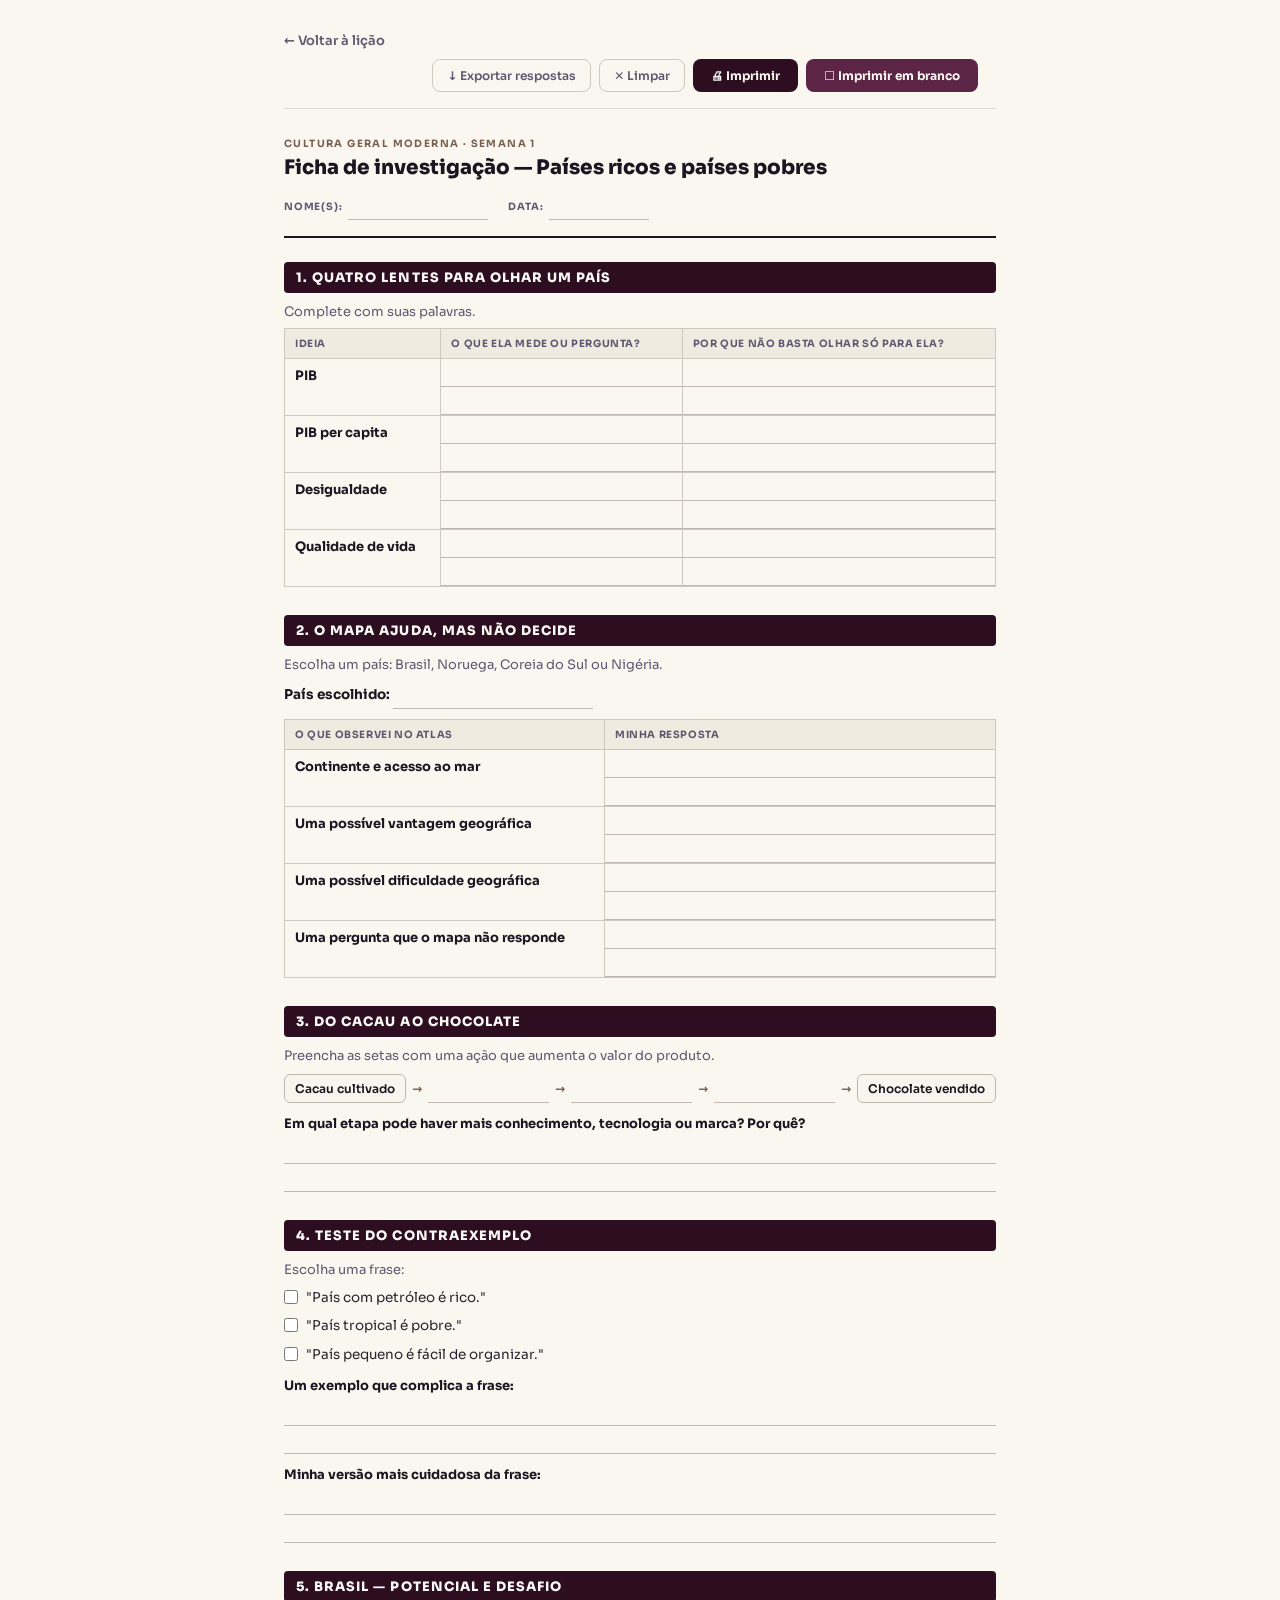
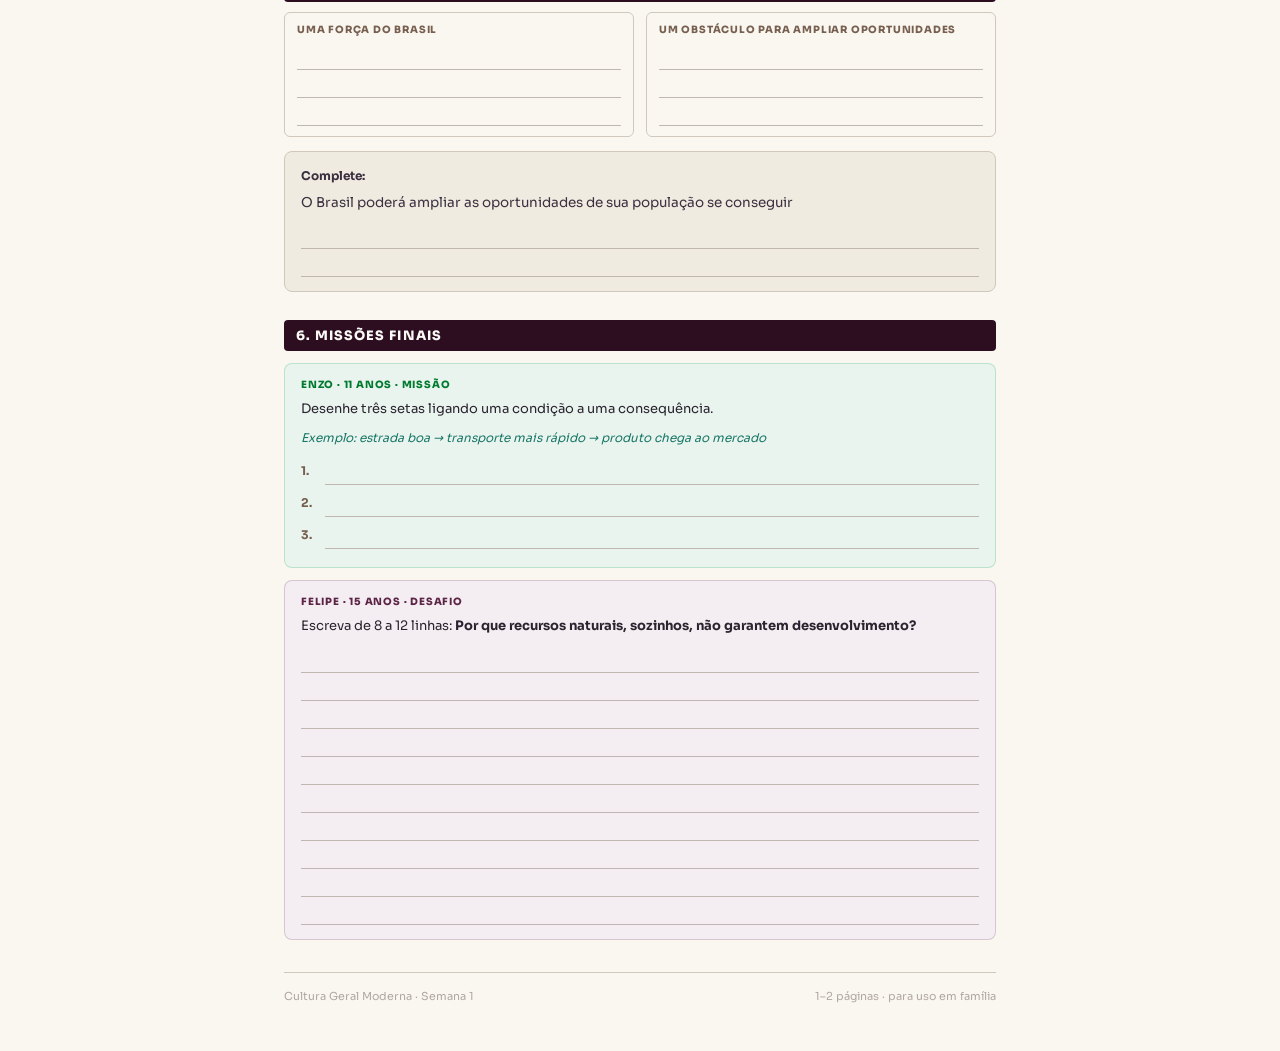
<file: semanas/01/ficha.html>
<!DOCTYPE html>
<html lang="pt-BR">
<head>
  <meta charset="UTF-8">
  <meta name="viewport" content="width=device-width, initial-scale=1.0">
  <title>Ficha Semana 1 — Países ricos e países pobres · Cultura Geral Moderna</title>
  <link rel="preconnect" href="https://fonts.googleapis.com">
  <link rel="preconnect" href="https://fonts.gstatic.com" crossorigin>
  <link href="https://fonts.googleapis.com/css2?family=Sora:wght@400;600;700;800&display=swap" rel="stylesheet">
  <link rel="stylesheet" href="../../assets/css/ficha-print.css">
</head>
<body data-ficha-key="ficha:v1:semana-01">

<!-- Screen nav (oculto na impressão) -->
<div class="screen-bar">
  <a href="index.html" class="screen-bar-back">← Voltar à lição</a>
  <div class="ficha-actions">
    <span id="ficha-save-status">✓ Salvo neste navegador</span>
    <button class="action-btn" data-action="export">↓ Exportar respostas</button>
    <button class="action-btn" data-action="clear">✕ Limpar</button>
    <button class="print-btn" data-action="print">🖨 Imprimir</button>
    <button class="print-btn print-btn-blank" data-action="print-blank">☐ Imprimir em branco</button>
  </div>
</div>

<!-- ── Cabeçalho ───────────────────────────────── -->
<header class="ficha-header">
  <div class="ficha-eyebrow">Cultura Geral Moderna · Semana 1</div>
  <h1 class="ficha-title">Ficha de investigação — Países ricos e países pobres</h1>
  <div class="ficha-meta">
    <div class="ficha-meta-field">
      <span class="ficha-meta-label">Nome(s):</span>
      <input type="text" class="ficha-meta-input" data-field-id="semana-01:meta:nomes" autocomplete="off">
    </div>
    <div class="ficha-meta-field">
      <span class="ficha-meta-label">Data:</span>
      <input type="text" class="ficha-meta-input" data-field-id="semana-01:meta:data" autocomplete="off">
    </div>
  </div>
</header>

<!-- ── 1. Quatro lentes ────────────────────────── -->
<section class="ficha-section">
  <div class="ficha-section-title">1. Quatro lentes para olhar um país</div>
  <p style="font-size:13px; color:#5E5870; margin-bottom:8px;">Complete com suas palavras.</p>
  <table class="ficha-table">
    <thead>
      <tr>
        <th style="width:22%">Ideia</th>
        <th>O que ela mede ou pergunta?</th>
        <th>Por que não basta olhar só para ela?</th>
      </tr>
    </thead>
    <tbody>
      <tr>
        <td><span class="fill-label">PIB</span></td>
        <td><textarea data-field-id="semana-01:lentes:pib:mede"></textarea></td>
        <td><textarea data-field-id="semana-01:lentes:pib:limite"></textarea></td>
      </tr>
      <tr>
        <td><span class="fill-label">PIB per capita</span></td>
        <td><textarea data-field-id="semana-01:lentes:pib-per-capita:mede"></textarea></td>
        <td><textarea data-field-id="semana-01:lentes:pib-per-capita:limite"></textarea></td>
      </tr>
      <tr>
        <td><span class="fill-label">Desigualdade</span></td>
        <td><textarea data-field-id="semana-01:lentes:desigualdade:mede"></textarea></td>
        <td><textarea data-field-id="semana-01:lentes:desigualdade:limite"></textarea></td>
      </tr>
      <tr>
        <td><span class="fill-label">Qualidade de vida</span></td>
        <td><textarea data-field-id="semana-01:lentes:qualidade-vida:mede"></textarea></td>
        <td><textarea data-field-id="semana-01:lentes:qualidade-vida:limite"></textarea></td>
      </tr>
    </tbody>
  </table>
</section>

<!-- ── 2. O mapa ajuda, mas não decide ─────────── -->
<section class="ficha-section">
  <div class="ficha-section-title">2. O mapa ajuda, mas não decide</div>
  <p style="font-size:13px; color:#5E5870; margin-bottom:8px;">Escolha um país: Brasil, Noruega, Coreia do Sul ou Nigéria.</p>
  <p style="font-size:13.5px; margin-bottom:10px;">
    <strong>País escolhido:</strong>
    <input type="text" class="inline-country" data-field-id="semana-01:mapa:pais-escolhido" autocomplete="off">
  </p>
  <table class="ficha-table">
    <thead>
      <tr>
        <th style="width:45%">O que observei no Atlas</th>
        <th>Minha resposta</th>
      </tr>
    </thead>
    <tbody>
      <tr>
        <td><span class="fill-label">Continente e acesso ao mar</span></td>
        <td><textarea data-field-id="semana-01:mapa:continente-acesso"></textarea></td>
      </tr>
      <tr>
        <td><span class="fill-label">Uma possível vantagem geográfica</span></td>
        <td><textarea data-field-id="semana-01:mapa:vantagem-geografica"></textarea></td>
      </tr>
      <tr>
        <td><span class="fill-label">Uma possível dificuldade geográfica</span></td>
        <td><textarea data-field-id="semana-01:mapa:dificuldade-geografica"></textarea></td>
      </tr>
      <tr>
        <td><span class="fill-label">Uma pergunta que o mapa não responde</span></td>
        <td><textarea data-field-id="semana-01:mapa:pergunta-mapa"></textarea></td>
      </tr>
    </tbody>
  </table>
</section>

<!-- ── 3. Do cacau ao chocolate ────────────────── -->
<section class="ficha-section">
  <div class="ficha-section-title">3. Do cacau ao chocolate</div>
  <p style="font-size:13px; color:#5E5870; margin-bottom:10px;">Preencha as setas com uma ação que aumenta o valor do produto.</p>
  <div class="arrow-chain">
    <div class="arrow-chain-box">Cacau cultivado</div>
    <div class="arrow-sym">→</div>
    <input type="text" class="arrow-chain-input" data-field-id="semana-01:cacau:etapa-1" autocomplete="off">
    <div class="arrow-sym">→</div>
    <input type="text" class="arrow-chain-input" data-field-id="semana-01:cacau:etapa-2" autocomplete="off">
    <div class="arrow-sym">→</div>
    <input type="text" class="arrow-chain-input" data-field-id="semana-01:cacau:etapa-3" autocomplete="off">
    <div class="arrow-sym">→</div>
    <div class="arrow-chain-box">Chocolate vendido</div>
  </div>
  <p style="font-size:13px; margin: 12px 0 4px;"><strong>Em qual etapa pode haver mais conhecimento, tecnologia ou marca? Por quê?</strong></p>
  <textarea class="answer-textarea" data-field-id="semana-01:cacau:analise" style="min-height:56px;"></textarea>
</section>

<!-- ── 4. Teste do contraexemplo ───────────────── -->
<section class="ficha-section">
  <div class="ficha-section-title">4. Teste do contraexemplo</div>
  <p style="font-size:13px; color:#5E5870; margin-bottom:10px;">Escolha uma frase:</p>
  <ul class="checkbox-list">
    <li>
      <input type="checkbox" data-field-id="semana-01:contraexemplo:frase-petroleo">
      "País com petróleo é rico."
    </li>
    <li>
      <input type="checkbox" data-field-id="semana-01:contraexemplo:frase-tropical">
      "País tropical é pobre."
    </li>
    <li>
      <input type="checkbox" data-field-id="semana-01:contraexemplo:frase-pequeno">
      "País pequeno é fácil de organizar."
    </li>
  </ul>
  <p style="font-size:13px; margin: 12px 0 4px;"><strong>Um exemplo que complica a frase:</strong></p>
  <textarea class="answer-textarea" data-field-id="semana-01:contraexemplo:exemplo-complica" style="min-height:56px;"></textarea>
  <p style="font-size:13px; margin: 12px 0 4px;"><strong>Minha versão mais cuidadosa da frase:</strong></p>
  <textarea class="answer-textarea" data-field-id="semana-01:contraexemplo:versao-cuidadosa" style="min-height:56px;"></textarea>
</section>

<!-- ── 5. Brasil: potencial e desafio ──────────── -->
<section class="ficha-section">
  <div class="ficha-section-title">5. Brasil — potencial e desafio</div>
  <div class="two-col">
    <div class="col-box">
      <div class="col-box-label">Uma força do Brasil</div>
      <textarea class="col-box-textarea" data-field-id="semana-01:brasil:forca"></textarea>
    </div>
    <div class="col-box">
      <div class="col-box-label">Um obstáculo para ampliar oportunidades</div>
      <textarea class="col-box-textarea" data-field-id="semana-01:brasil:obstaculo"></textarea>
    </div>
  </div>
  <div class="phrase-complete" style="margin-top:14px;">
    <p class="phrase-prefix">Complete:</p>
    <span>O Brasil poderá ampliar as oportunidades de sua população se conseguir</span>
    <textarea class="phrase-textarea" data-field-id="semana-01:brasil:completar"></textarea>
  </div>
</section>

<!-- ── 6. Missões finais ──────────────────────── -->
<section class="ficha-section">
  <div class="ficha-section-title">6. Missões finais</div>

  <div class="mission-block mission-enzo">
    <div class="mission-label">Enzo · 11 anos · Missão</div>
    <p>Desenhe três setas ligando uma condição a uma consequência.</p>
    <p style="font-size:12px; color:#1A7868;"><em>Exemplo: estrada boa → transporte mais rápido → produto chega ao mercado</em></p>
    <div class="mission-input-row">
      <span class="mission-input-num">1.</span>
      <input type="text" data-field-id="semana-01:missao-enzo:seta-1" autocomplete="off">
    </div>
    <div class="mission-input-row">
      <span class="mission-input-num">2.</span>
      <input type="text" data-field-id="semana-01:missao-enzo:seta-2" autocomplete="off">
    </div>
    <div class="mission-input-row">
      <span class="mission-input-num">3.</span>
      <input type="text" data-field-id="semana-01:missao-enzo:seta-3" autocomplete="off">
    </div>
  </div>

  <div class="mission-block mission-felipe" style="margin-top:12px;">
    <div class="mission-label">Felipe · 15 anos · Desafio</div>
    <p>Escreva de 8 a 12 linhas: <strong>Por que recursos naturais, sozinhos, não garantem desenvolvimento?</strong></p>
    <textarea class="mission-textarea-lg" data-field-id="semana-01:desafio-felipe:resposta"></textarea>
  </div>
</section>

<!-- ── Rodapé ─────────────────────────────────── -->
<footer class="ficha-footer">
  <span>Cultura Geral Moderna · Semana 1</span>
  <span>1–2 páginas · para uso em família</span>
</footer>

<script src="../../assets/js/ficha-engine.js"></script>
</body>
</html>
</file>
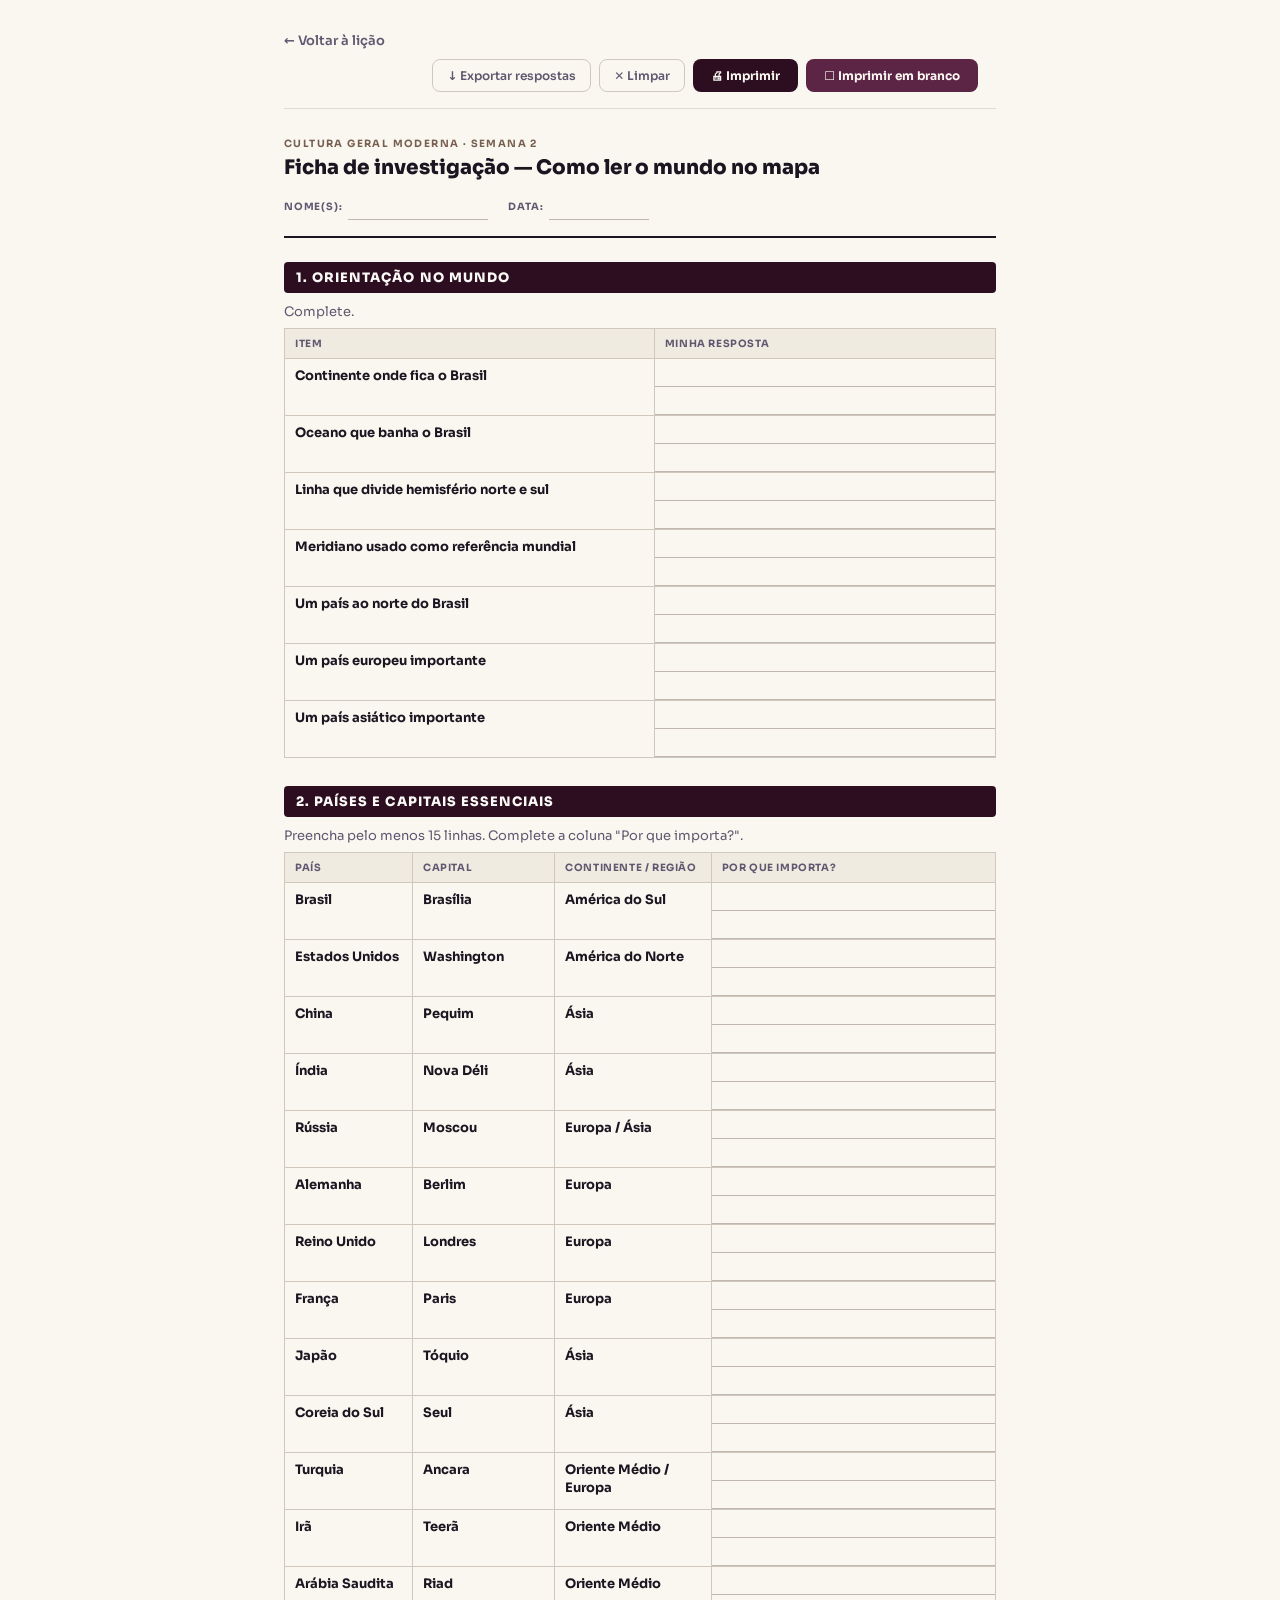
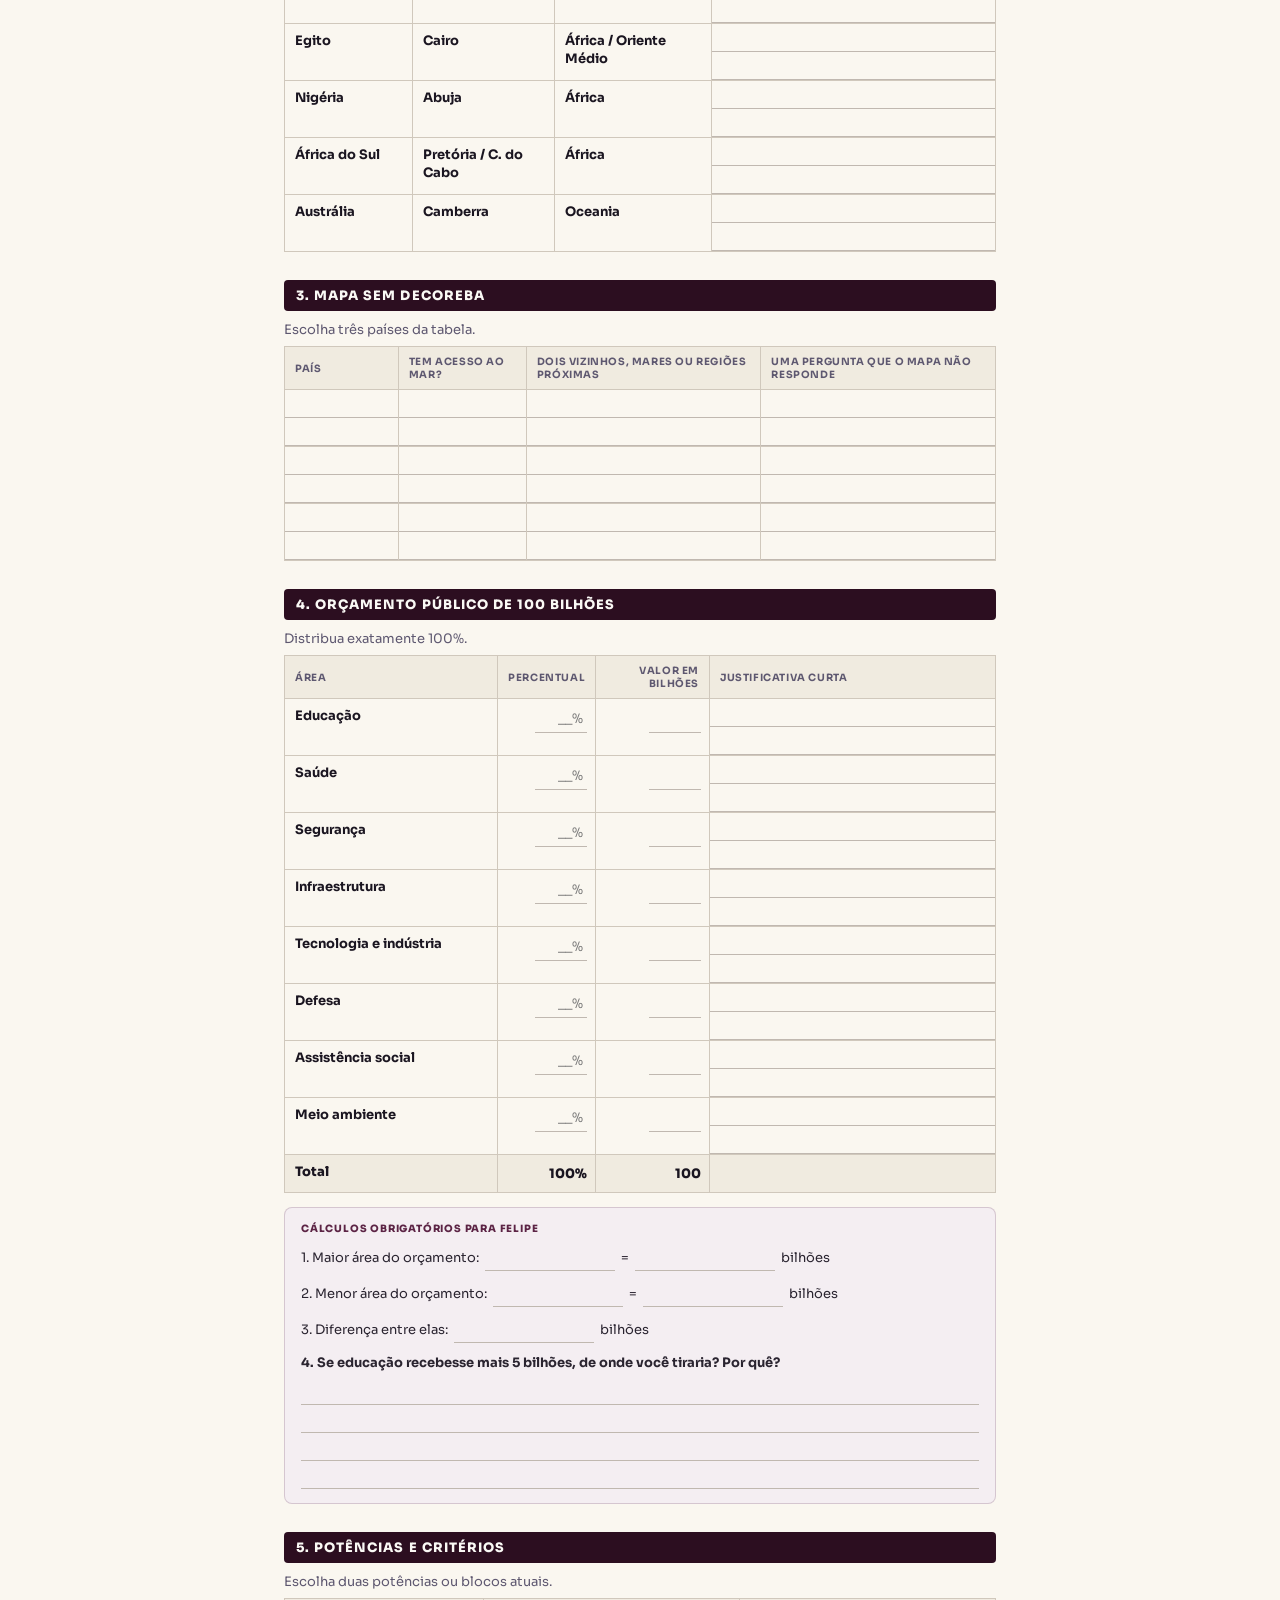
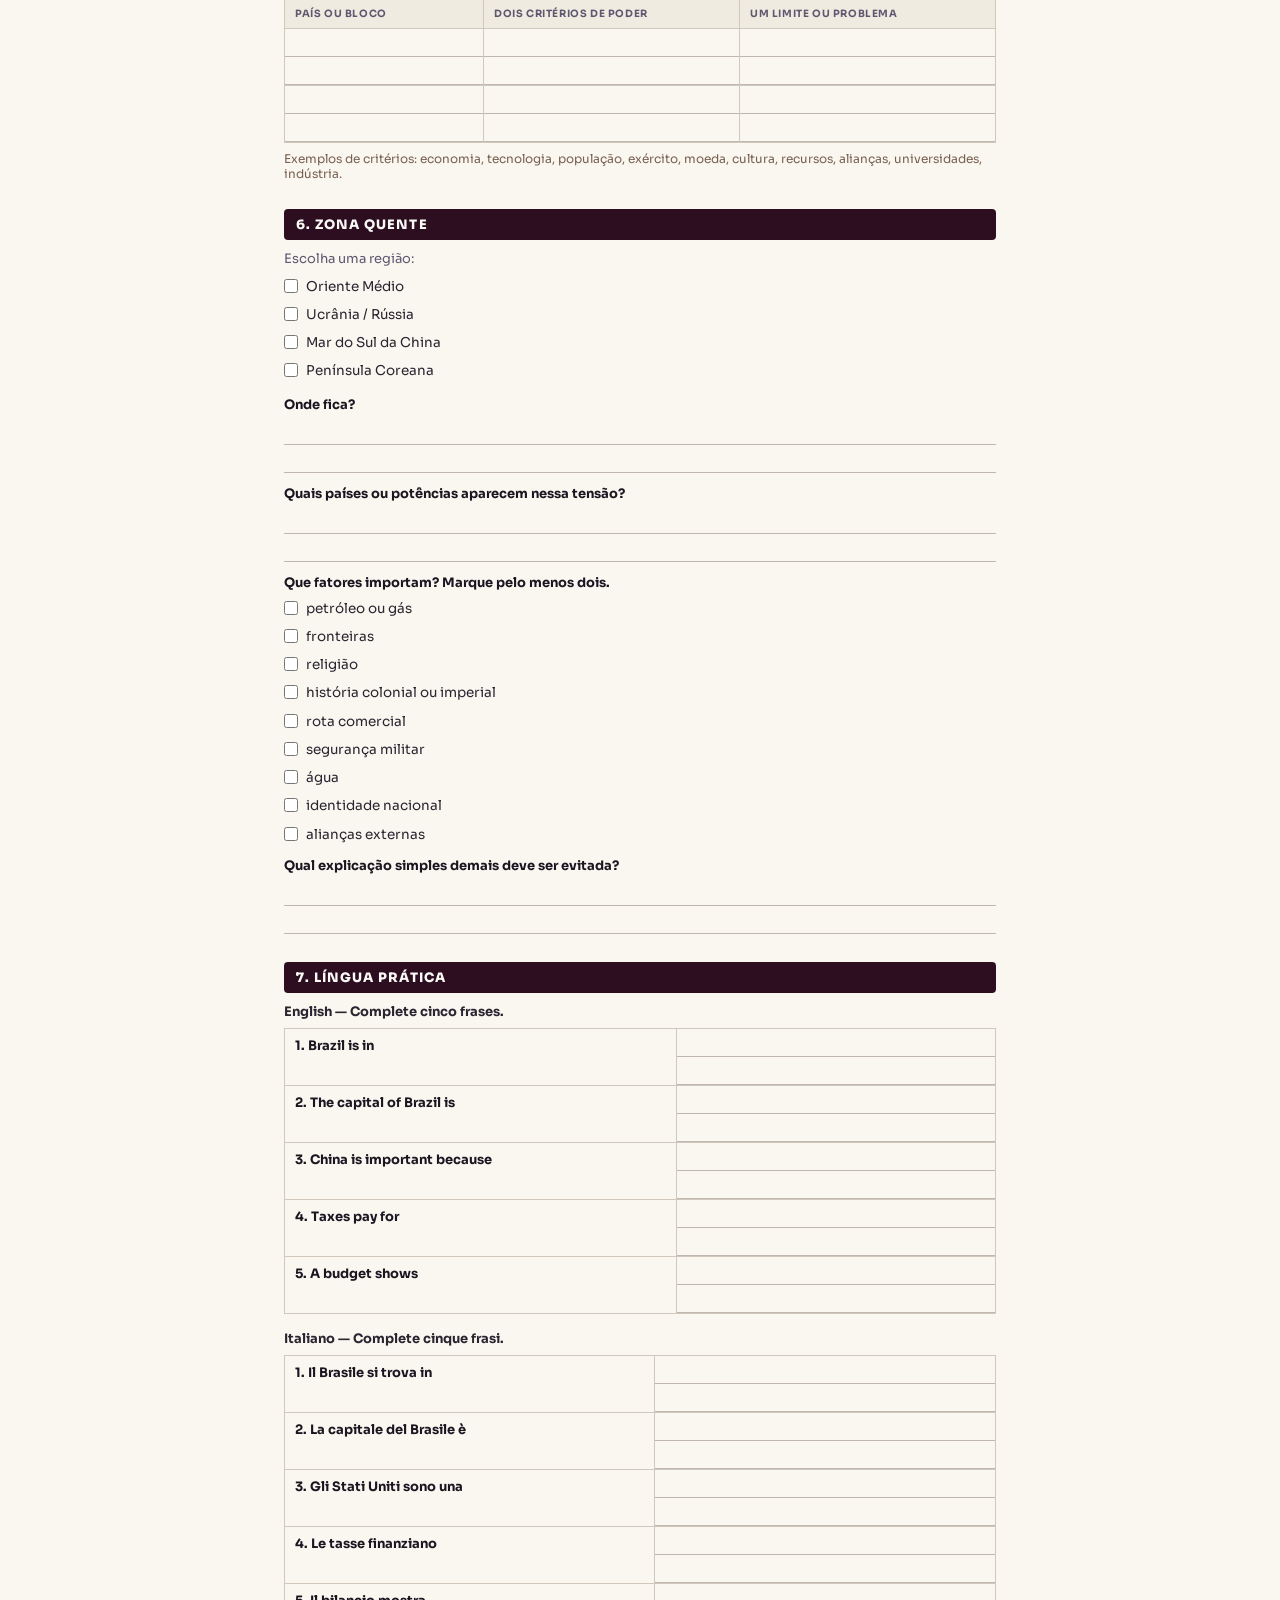
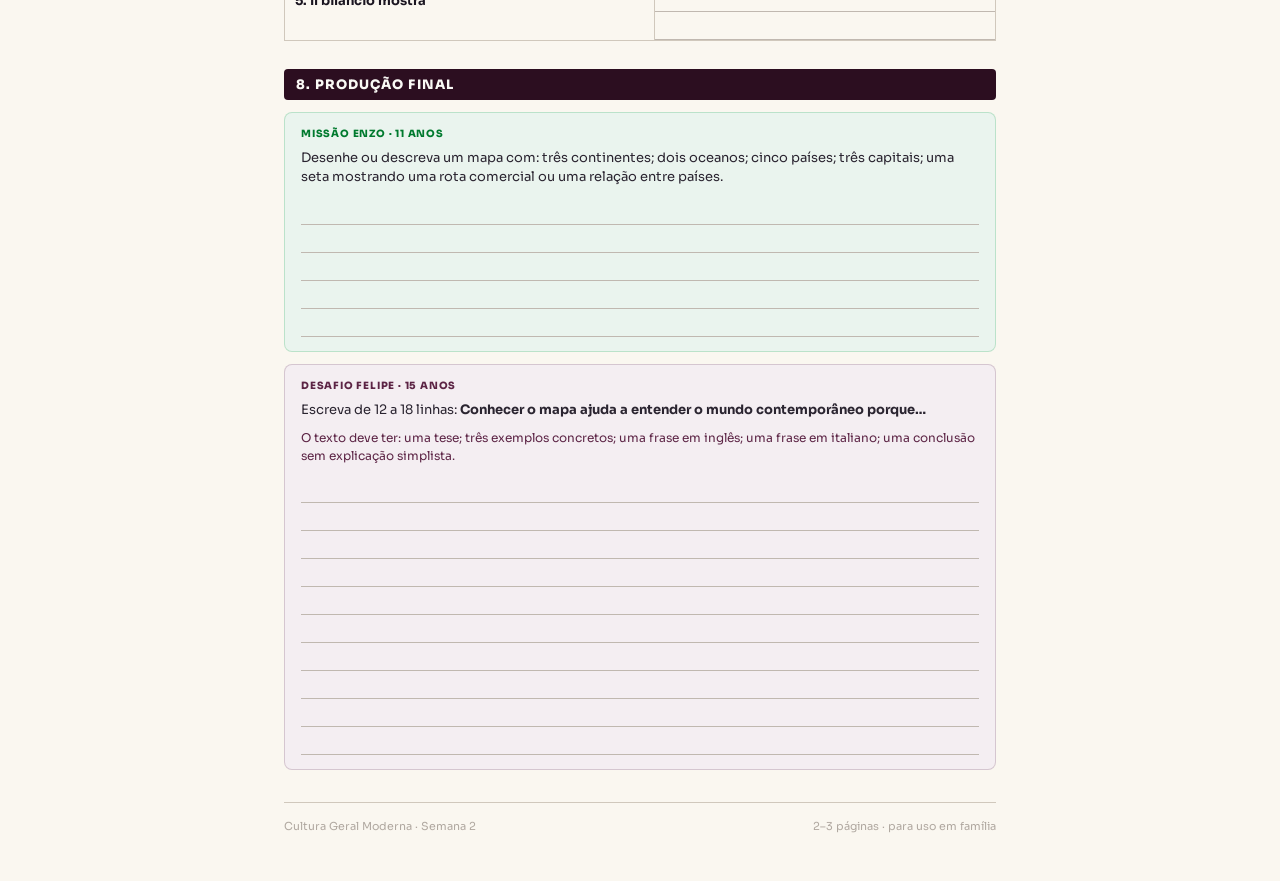
<file: semanas/02/ficha.html>
<!DOCTYPE html>
<html lang="pt-BR">
<head>
  <meta charset="UTF-8">
  <meta name="viewport" content="width=device-width, initial-scale=1.0">
  <title>Ficha Semana 2 — Como ler o mundo no mapa · Cultura Geral Moderna</title>
  <link rel="preconnect" href="https://fonts.googleapis.com">
  <link rel="preconnect" href="https://fonts.gstatic.com" crossorigin>
  <link href="https://fonts.googleapis.com/css2?family=Sora:wght@400;600;700;800&display=swap" rel="stylesheet">
  <link rel="stylesheet" href="../../assets/css/ficha-print.css">
  <style>
    /* Ajustes específicos da ficha S2 */
    input.ficha-meta-input[data-field-id="semana-02:meta:data"] { width: 100px; }
    .orcamento-input-num {
      border: none;
      border-bottom: 1px solid #C0B8B0;
      background: transparent;
      font-family: inherit;
      font-size: 13px;
      color: #1A1520;
      outline: none;
      width: 52px;
      text-align: right;
      padding: 2px 4px;
      height: 28px;
    }
    .orcamento-input-num:focus { border-bottom-color: #2C0E20; }
    .calc-row {
      display: flex;
      align-items: center;
      gap: 6px;
      margin-bottom: 8px;
      font-size: 13px;
      color: #2A2430;
      flex-wrap: wrap;
    }
    .calc-row input[data-field-id] {
      width: 140px;
    }
    .calc-row span { white-space: nowrap; }
  </style>
</head>
<body data-ficha-key="ficha:v1:semana-02">

<!-- Screen nav (oculto na impressão) -->
<div class="screen-bar">
  <a href="index.html" class="screen-bar-back">← Voltar à lição</a>
  <div class="ficha-actions">
    <span id="ficha-save-status">✓ Salvo neste navegador</span>
    <button class="action-btn" data-action="export">↓ Exportar respostas</button>
    <button class="action-btn" data-action="clear">✕ Limpar</button>
    <button class="print-btn" data-action="print">🖨 Imprimir</button>
    <button class="print-btn print-btn-blank" data-action="print-blank">☐ Imprimir em branco</button>
  </div>
</div>

<!-- ── Cabeçalho ───────────────────────────────── -->
<header class="ficha-header">
  <div class="ficha-eyebrow">Cultura Geral Moderna · Semana 2</div>
  <h1 class="ficha-title">Ficha de investigação — Como ler o mundo no mapa</h1>
  <div class="ficha-meta">
    <div class="ficha-meta-field">
      <span class="ficha-meta-label">Nome(s):</span>
      <input type="text" class="ficha-meta-input" data-field-id="semana-02:meta:nomes" autocomplete="off">
    </div>
    <div class="ficha-meta-field">
      <span class="ficha-meta-label">Data:</span>
      <input type="text" class="ficha-meta-input" data-field-id="semana-02:meta:data" autocomplete="off">
    </div>
  </div>
</header>

<!-- ── 1. Orientação no mundo ──────────────────── -->
<section class="ficha-section">
  <div class="ficha-section-title">1. Orientação no mundo</div>
  <p style="font-size:13px; color:#5E5870; margin-bottom:8px;">Complete.</p>
  <table class="ficha-table">
    <thead>
      <tr>
        <th style="width:52%">Item</th>
        <th>Minha resposta</th>
      </tr>
    </thead>
    <tbody>
      <tr>
        <td><span class="fill-label">Continente onde fica o Brasil</span></td>
        <td><textarea data-field-id="semana-02:orientacao:continente-brasil"></textarea></td>
      </tr>
      <tr>
        <td><span class="fill-label">Oceano que banha o Brasil</span></td>
        <td><textarea data-field-id="semana-02:orientacao:oceano-brasil"></textarea></td>
      </tr>
      <tr>
        <td><span class="fill-label">Linha que divide hemisfério norte e sul</span></td>
        <td><textarea data-field-id="semana-02:orientacao:linha-hemisferios"></textarea></td>
      </tr>
      <tr>
        <td><span class="fill-label">Meridiano usado como referência mundial</span></td>
        <td><textarea data-field-id="semana-02:orientacao:meridiano-referencia"></textarea></td>
      </tr>
      <tr>
        <td><span class="fill-label">Um país ao norte do Brasil</span></td>
        <td><textarea data-field-id="semana-02:orientacao:pais-norte"></textarea></td>
      </tr>
      <tr>
        <td><span class="fill-label">Um país europeu importante</span></td>
        <td><textarea data-field-id="semana-02:orientacao:pais-europeu"></textarea></td>
      </tr>
      <tr>
        <td><span class="fill-label">Um país asiático importante</span></td>
        <td><textarea data-field-id="semana-02:orientacao:pais-asiatico"></textarea></td>
      </tr>
    </tbody>
  </table>
</section>

<!-- ── 2. Países e capitais essenciais ─────────── -->
<section class="ficha-section">
  <div class="ficha-section-title">2. Países e capitais essenciais</div>
  <p style="font-size:13px; color:#5E5870; margin-bottom:8px;">Preencha pelo menos 15 linhas. Complete a coluna "Por que importa?".</p>
  <table class="ficha-table">
    <thead>
      <tr>
        <th style="width:18%">País</th>
        <th style="width:20%">Capital</th>
        <th style="width:22%">Continente / região</th>
        <th>Por que importa?</th>
      </tr>
    </thead>
    <tbody>
      <tr>
        <td><span class="fill-label">Brasil</span></td>
        <td><span class="fill-label">Brasília</span></td>
        <td><span class="fill-label">América do Sul</span></td>
        <td><textarea data-field-id="semana-02:paises:brasil:importancia"></textarea></td>
      </tr>
      <tr>
        <td><span class="fill-label">Estados Unidos</span></td>
        <td><span class="fill-label">Washington</span></td>
        <td><span class="fill-label">América do Norte</span></td>
        <td><textarea data-field-id="semana-02:paises:eua:importancia"></textarea></td>
      </tr>
      <tr>
        <td><span class="fill-label">China</span></td>
        <td><span class="fill-label">Pequim</span></td>
        <td><span class="fill-label">Ásia</span></td>
        <td><textarea data-field-id="semana-02:paises:china:importancia"></textarea></td>
      </tr>
      <tr>
        <td><span class="fill-label">Índia</span></td>
        <td><span class="fill-label">Nova Déli</span></td>
        <td><span class="fill-label">Ásia</span></td>
        <td><textarea data-field-id="semana-02:paises:india:importancia"></textarea></td>
      </tr>
      <tr>
        <td><span class="fill-label">Rússia</span></td>
        <td><span class="fill-label">Moscou</span></td>
        <td><span class="fill-label">Europa / Ásia</span></td>
        <td><textarea data-field-id="semana-02:paises:russia:importancia"></textarea></td>
      </tr>
      <tr>
        <td><span class="fill-label">Alemanha</span></td>
        <td><span class="fill-label">Berlim</span></td>
        <td><span class="fill-label">Europa</span></td>
        <td><textarea data-field-id="semana-02:paises:alemanha:importancia"></textarea></td>
      </tr>
      <tr>
        <td><span class="fill-label">Reino Unido</span></td>
        <td><span class="fill-label">Londres</span></td>
        <td><span class="fill-label">Europa</span></td>
        <td><textarea data-field-id="semana-02:paises:reino-unido:importancia"></textarea></td>
      </tr>
      <tr>
        <td><span class="fill-label">França</span></td>
        <td><span class="fill-label">Paris</span></td>
        <td><span class="fill-label">Europa</span></td>
        <td><textarea data-field-id="semana-02:paises:franca:importancia"></textarea></td>
      </tr>
      <tr>
        <td><span class="fill-label">Japão</span></td>
        <td><span class="fill-label">Tóquio</span></td>
        <td><span class="fill-label">Ásia</span></td>
        <td><textarea data-field-id="semana-02:paises:japao:importancia"></textarea></td>
      </tr>
      <tr>
        <td><span class="fill-label">Coreia do Sul</span></td>
        <td><span class="fill-label">Seul</span></td>
        <td><span class="fill-label">Ásia</span></td>
        <td><textarea data-field-id="semana-02:paises:coreia-sul:importancia"></textarea></td>
      </tr>
      <tr>
        <td><span class="fill-label">Turquia</span></td>
        <td><span class="fill-label">Ancara</span></td>
        <td><span class="fill-label">Oriente Médio / Europa</span></td>
        <td><textarea data-field-id="semana-02:paises:turquia:importancia"></textarea></td>
      </tr>
      <tr>
        <td><span class="fill-label">Irã</span></td>
        <td><span class="fill-label">Teerã</span></td>
        <td><span class="fill-label">Oriente Médio</span></td>
        <td><textarea data-field-id="semana-02:paises:ira:importancia"></textarea></td>
      </tr>
      <tr>
        <td><span class="fill-label">Arábia Saudita</span></td>
        <td><span class="fill-label">Riad</span></td>
        <td><span class="fill-label">Oriente Médio</span></td>
        <td><textarea data-field-id="semana-02:paises:arabia-saudita:importancia"></textarea></td>
      </tr>
      <tr>
        <td><span class="fill-label">Egito</span></td>
        <td><span class="fill-label">Cairo</span></td>
        <td><span class="fill-label">África / Oriente Médio</span></td>
        <td><textarea data-field-id="semana-02:paises:egito:importancia"></textarea></td>
      </tr>
      <tr>
        <td><span class="fill-label">Nigéria</span></td>
        <td><span class="fill-label">Abuja</span></td>
        <td><span class="fill-label">África</span></td>
        <td><textarea data-field-id="semana-02:paises:nigeria:importancia"></textarea></td>
      </tr>
      <tr>
        <td><span class="fill-label">África do Sul</span></td>
        <td><span class="fill-label">Pretória / C. do Cabo</span></td>
        <td><span class="fill-label">África</span></td>
        <td><textarea data-field-id="semana-02:paises:africa-sul:importancia"></textarea></td>
      </tr>
      <tr>
        <td><span class="fill-label">Austrália</span></td>
        <td><span class="fill-label">Camberra</span></td>
        <td><span class="fill-label">Oceania</span></td>
        <td><textarea data-field-id="semana-02:paises:australia:importancia"></textarea></td>
      </tr>
    </tbody>
  </table>
</section>

<!-- ── 3. Mapa sem decoreba ────────────────────── -->
<section class="ficha-section">
  <div class="ficha-section-title">3. Mapa sem decoreba</div>
  <p style="font-size:13px; color:#5E5870; margin-bottom:8px;">Escolha três países da tabela.</p>
  <table class="ficha-table">
    <thead>
      <tr>
        <th style="width:16%">País</th>
        <th style="width:18%">Tem acesso ao mar?</th>
        <th style="width:33%">Dois vizinhos, mares ou regiões próximas</th>
        <th>Uma pergunta que o mapa não responde</th>
      </tr>
    </thead>
    <tbody>
      <tr>
        <td><textarea data-field-id="semana-02:mapa-sem-decoreba:pais-1:nome"></textarea></td>
        <td><textarea data-field-id="semana-02:mapa-sem-decoreba:pais-1:acesso-mar"></textarea></td>
        <td><textarea data-field-id="semana-02:mapa-sem-decoreba:pais-1:vizinhos"></textarea></td>
        <td><textarea data-field-id="semana-02:mapa-sem-decoreba:pais-1:pergunta"></textarea></td>
      </tr>
      <tr>
        <td><textarea data-field-id="semana-02:mapa-sem-decoreba:pais-2:nome"></textarea></td>
        <td><textarea data-field-id="semana-02:mapa-sem-decoreba:pais-2:acesso-mar"></textarea></td>
        <td><textarea data-field-id="semana-02:mapa-sem-decoreba:pais-2:vizinhos"></textarea></td>
        <td><textarea data-field-id="semana-02:mapa-sem-decoreba:pais-2:pergunta"></textarea></td>
      </tr>
      <tr>
        <td><textarea data-field-id="semana-02:mapa-sem-decoreba:pais-3:nome"></textarea></td>
        <td><textarea data-field-id="semana-02:mapa-sem-decoreba:pais-3:acesso-mar"></textarea></td>
        <td><textarea data-field-id="semana-02:mapa-sem-decoreba:pais-3:vizinhos"></textarea></td>
        <td><textarea data-field-id="semana-02:mapa-sem-decoreba:pais-3:pergunta"></textarea></td>
      </tr>
    </tbody>
  </table>
</section>

<!-- ── 4. Orçamento público de 100 bilhões ────── -->
<section class="ficha-section">
  <div class="ficha-section-title">4. Orçamento público de 100 bilhões</div>
  <p style="font-size:13px; color:#5E5870; margin-bottom:8px;">Distribua exatamente 100%.</p>
  <table class="ficha-table">
    <thead>
      <tr>
        <th style="width:30%">Área</th>
        <th style="width:12%; text-align:right">Percentual</th>
        <th style="width:16%; text-align:right">Valor em bilhões</th>
        <th>Justificativa curta</th>
      </tr>
    </thead>
    <tbody>
      <tr>
        <td><span class="fill-label">Educação</span></td>
        <td style="text-align:right; padding: 6px 8px;"><input type="text" class="orcamento-input-num" data-field-id="semana-02:orcamento:educacao:percentual" placeholder="__%" autocomplete="off"></td>
        <td style="text-align:right; padding: 6px 8px;"><input type="text" class="orcamento-input-num" data-field-id="semana-02:orcamento:educacao:valor" autocomplete="off"></td>
        <td><textarea data-field-id="semana-02:orcamento:educacao:justificativa"></textarea></td>
      </tr>
      <tr>
        <td><span class="fill-label">Saúde</span></td>
        <td style="text-align:right; padding: 6px 8px;"><input type="text" class="orcamento-input-num" data-field-id="semana-02:orcamento:saude:percentual" placeholder="__%" autocomplete="off"></td>
        <td style="text-align:right; padding: 6px 8px;"><input type="text" class="orcamento-input-num" data-field-id="semana-02:orcamento:saude:valor" autocomplete="off"></td>
        <td><textarea data-field-id="semana-02:orcamento:saude:justificativa"></textarea></td>
      </tr>
      <tr>
        <td><span class="fill-label">Segurança</span></td>
        <td style="text-align:right; padding: 6px 8px;"><input type="text" class="orcamento-input-num" data-field-id="semana-02:orcamento:seguranca:percentual" placeholder="__%" autocomplete="off"></td>
        <td style="text-align:right; padding: 6px 8px;"><input type="text" class="orcamento-input-num" data-field-id="semana-02:orcamento:seguranca:valor" autocomplete="off"></td>
        <td><textarea data-field-id="semana-02:orcamento:seguranca:justificativa"></textarea></td>
      </tr>
      <tr>
        <td><span class="fill-label">Infraestrutura</span></td>
        <td style="text-align:right; padding: 6px 8px;"><input type="text" class="orcamento-input-num" data-field-id="semana-02:orcamento:infraestrutura:percentual" placeholder="__%" autocomplete="off"></td>
        <td style="text-align:right; padding: 6px 8px;"><input type="text" class="orcamento-input-num" data-field-id="semana-02:orcamento:infraestrutura:valor" autocomplete="off"></td>
        <td><textarea data-field-id="semana-02:orcamento:infraestrutura:justificativa"></textarea></td>
      </tr>
      <tr>
        <td><span class="fill-label">Tecnologia e indústria</span></td>
        <td style="text-align:right; padding: 6px 8px;"><input type="text" class="orcamento-input-num" data-field-id="semana-02:orcamento:tecnologia:percentual" placeholder="__%" autocomplete="off"></td>
        <td style="text-align:right; padding: 6px 8px;"><input type="text" class="orcamento-input-num" data-field-id="semana-02:orcamento:tecnologia:valor" autocomplete="off"></td>
        <td><textarea data-field-id="semana-02:orcamento:tecnologia:justificativa"></textarea></td>
      </tr>
      <tr>
        <td><span class="fill-label">Defesa</span></td>
        <td style="text-align:right; padding: 6px 8px;"><input type="text" class="orcamento-input-num" data-field-id="semana-02:orcamento:defesa:percentual" placeholder="__%" autocomplete="off"></td>
        <td style="text-align:right; padding: 6px 8px;"><input type="text" class="orcamento-input-num" data-field-id="semana-02:orcamento:defesa:valor" autocomplete="off"></td>
        <td><textarea data-field-id="semana-02:orcamento:defesa:justificativa"></textarea></td>
      </tr>
      <tr>
        <td><span class="fill-label">Assistência social</span></td>
        <td style="text-align:right; padding: 6px 8px;"><input type="text" class="orcamento-input-num" data-field-id="semana-02:orcamento:assistencia:percentual" placeholder="__%" autocomplete="off"></td>
        <td style="text-align:right; padding: 6px 8px;"><input type="text" class="orcamento-input-num" data-field-id="semana-02:orcamento:assistencia:valor" autocomplete="off"></td>
        <td><textarea data-field-id="semana-02:orcamento:assistencia:justificativa"></textarea></td>
      </tr>
      <tr>
        <td><span class="fill-label">Meio ambiente</span></td>
        <td style="text-align:right; padding: 6px 8px;"><input type="text" class="orcamento-input-num" data-field-id="semana-02:orcamento:meioambiente:percentual" placeholder="__%" autocomplete="off"></td>
        <td style="text-align:right; padding: 6px 8px;"><input type="text" class="orcamento-input-num" data-field-id="semana-02:orcamento:meioambiente:valor" autocomplete="off"></td>
        <td><textarea data-field-id="semana-02:orcamento:meioambiente:justificativa"></textarea></td>
      </tr>
      <tr style="background:#F0EBE0;">
        <td><span class="fill-label" style="font-weight:800;">Total</span></td>
        <td style="text-align:right; padding: 10px 8px; font-weight:800; font-size:13px;">100%</td>
        <td style="text-align:right; padding: 10px 8px; font-weight:800; font-size:13px;">100</td>
        <td></td>
      </tr>
    </tbody>
  </table>

  <div class="mission-block mission-felipe" style="margin-top:14px;">
    <div class="mission-label">Cálculos obrigatórios para Felipe</div>
    <div class="calc-row">
      <span>1. Maior área do orçamento:</span>
      <input type="text" data-field-id="semana-02:orcamento:calculos:maior-area" autocomplete="off" style="width:130px;">
      <span>=</span>
      <input type="text" class="orcamento-input-num" data-field-id="semana-02:orcamento:calculos:maior-valor" autocomplete="off">
      <span>bilhões</span>
    </div>
    <div class="calc-row">
      <span>2. Menor área do orçamento:</span>
      <input type="text" data-field-id="semana-02:orcamento:calculos:menor-area" autocomplete="off" style="width:130px;">
      <span>=</span>
      <input type="text" class="orcamento-input-num" data-field-id="semana-02:orcamento:calculos:menor-valor" autocomplete="off">
      <span>bilhões</span>
    </div>
    <div class="calc-row">
      <span>3. Diferença entre elas:</span>
      <input type="text" class="orcamento-input-num" data-field-id="semana-02:orcamento:calculos:diferenca" autocomplete="off">
      <span>bilhões</span>
    </div>
    <p style="font-size:13px; margin: 10px 0 4px; color:#2A2430;"><strong>4. Se educação recebesse mais 5 bilhões, de onde você tiraria? Por quê?</strong></p>
    <textarea class="mission-textarea" data-field-id="semana-02:orcamento:calculos:redistribuicao"></textarea>
  </div>
</section>

<!-- ── 5. Potências e critérios ──────────────────── -->
<section class="ficha-section">
  <div class="ficha-section-title">5. Potências e critérios</div>
  <p style="font-size:13px; color:#5E5870; margin-bottom:8px;">Escolha duas potências ou blocos atuais.</p>
  <table class="ficha-table">
    <thead>
      <tr>
        <th style="width:28%">País ou bloco</th>
        <th style="width:36%">Dois critérios de poder</th>
        <th>Um limite ou problema</th>
      </tr>
    </thead>
    <tbody>
      <tr>
        <td><textarea data-field-id="semana-02:potencias:potencia-1:nome"></textarea></td>
        <td><textarea data-field-id="semana-02:potencias:potencia-1:criterios"></textarea></td>
        <td><textarea data-field-id="semana-02:potencias:potencia-1:limite"></textarea></td>
      </tr>
      <tr>
        <td><textarea data-field-id="semana-02:potencias:potencia-2:nome"></textarea></td>
        <td><textarea data-field-id="semana-02:potencias:potencia-2:criterios"></textarea></td>
        <td><textarea data-field-id="semana-02:potencias:potencia-2:limite"></textarea></td>
      </tr>
    </tbody>
  </table>
  <p style="font-size:12px; color:#786050; margin-top:8px;">Exemplos de critérios: economia, tecnologia, população, exército, moeda, cultura, recursos, alianças, universidades, indústria.</p>
</section>

<!-- ── 6. Zona quente ─────────────────────────── -->
<section class="ficha-section">
  <div class="ficha-section-title">6. Zona quente</div>
  <p style="font-size:13px; color:#5E5870; margin-bottom:10px;">Escolha uma região:</p>
  <ul class="checkbox-list">
    <li>
      <input type="checkbox" data-field-id="semana-02:zona-quente:regiao:oriente-medio">
      Oriente Médio
    </li>
    <li>
      <input type="checkbox" data-field-id="semana-02:zona-quente:regiao:ucrania-russia">
      Ucrânia / Rússia
    </li>
    <li>
      <input type="checkbox" data-field-id="semana-02:zona-quente:regiao:mar-sul-china">
      Mar do Sul da China
    </li>
    <li>
      <input type="checkbox" data-field-id="semana-02:zona-quente:regiao:peninsula-coreana">
      Península Coreana
    </li>
  </ul>

  <p style="font-size:13px; margin: 14px 0 4px;"><strong>Onde fica?</strong></p>
  <textarea class="answer-textarea" data-field-id="semana-02:zona-quente:onde-fica" style="min-height:56px;"></textarea>

  <p style="font-size:13px; margin: 12px 0 4px;"><strong>Quais países ou potências aparecem nessa tensão?</strong></p>
  <textarea class="answer-textarea" data-field-id="semana-02:zona-quente:quais-paises" style="min-height:56px;"></textarea>

  <p style="font-size:13px; margin: 12px 0 6px;"><strong>Que fatores importam? Marque pelo menos dois.</strong></p>
  <ul class="checkbox-list">
    <li><input type="checkbox" data-field-id="semana-02:zona-quente:fator:petroleo-gas"> petróleo ou gás</li>
    <li><input type="checkbox" data-field-id="semana-02:zona-quente:fator:fronteiras"> fronteiras</li>
    <li><input type="checkbox" data-field-id="semana-02:zona-quente:fator:religiao"> religião</li>
    <li><input type="checkbox" data-field-id="semana-02:zona-quente:fator:historia-colonial"> história colonial ou imperial</li>
    <li><input type="checkbox" data-field-id="semana-02:zona-quente:fator:rota-comercial"> rota comercial</li>
    <li><input type="checkbox" data-field-id="semana-02:zona-quente:fator:seguranca-militar"> segurança militar</li>
    <li><input type="checkbox" data-field-id="semana-02:zona-quente:fator:agua"> água</li>
    <li><input type="checkbox" data-field-id="semana-02:zona-quente:fator:identidade-nacional"> identidade nacional</li>
    <li><input type="checkbox" data-field-id="semana-02:zona-quente:fator:aliancas-externas"> alianças externas</li>
  </ul>

  <p style="font-size:13px; margin: 12px 0 4px;"><strong>Qual explicação simples demais deve ser evitada?</strong></p>
  <textarea class="answer-textarea" data-field-id="semana-02:zona-quente:explicacao-errada" style="min-height:56px;"></textarea>
</section>

<!-- ── 7. Língua prática ──────────────────────── -->
<section class="ficha-section">
  <div class="ficha-section-title">7. Língua prática</div>

  <p style="font-size:13px; font-weight:700; color:#2A2430; margin: 10px 0 8px;">English — Complete cinco frases.</p>
  <table class="ficha-table">
    <tbody>
      <tr>
        <td><span class="fill-label" style="white-space:nowrap;">1. Brazil is in</span></td>
        <td><textarea data-field-id="semana-02:ingles:frase-1"></textarea></td>
      </tr>
      <tr>
        <td><span class="fill-label" style="white-space:nowrap;">2. The capital of Brazil is</span></td>
        <td><textarea data-field-id="semana-02:ingles:frase-2"></textarea></td>
      </tr>
      <tr>
        <td><span class="fill-label" style="white-space:nowrap;">3. China is important because</span></td>
        <td><textarea data-field-id="semana-02:ingles:frase-3"></textarea></td>
      </tr>
      <tr>
        <td><span class="fill-label" style="white-space:nowrap;">4. Taxes pay for</span></td>
        <td><textarea data-field-id="semana-02:ingles:frase-4"></textarea></td>
      </tr>
      <tr>
        <td><span class="fill-label" style="white-space:nowrap;">5. A budget shows</span></td>
        <td><textarea data-field-id="semana-02:ingles:frase-5"></textarea></td>
      </tr>
    </tbody>
  </table>

  <p style="font-size:13px; font-weight:700; color:#2A2430; margin: 16px 0 8px;">Italiano — Complete cinque frasi.</p>
  <table class="ficha-table">
    <tbody>
      <tr>
        <td><span class="fill-label" style="white-space:nowrap;">1. Il Brasile si trova in</span></td>
        <td><textarea data-field-id="semana-02:italiano:frase-1"></textarea></td>
      </tr>
      <tr>
        <td><span class="fill-label" style="white-space:nowrap;">2. La capitale del Brasile è</span></td>
        <td><textarea data-field-id="semana-02:italiano:frase-2"></textarea></td>
      </tr>
      <tr>
        <td><span class="fill-label" style="white-space:nowrap;">3. Gli Stati Uniti sono una</span></td>
        <td><textarea data-field-id="semana-02:italiano:frase-3"></textarea></td>
      </tr>
      <tr>
        <td><span class="fill-label" style="white-space:nowrap;">4. Le tasse finanziano</span></td>
        <td><textarea data-field-id="semana-02:italiano:frase-4"></textarea></td>
      </tr>
      <tr>
        <td><span class="fill-label" style="white-space:nowrap;">5. Il bilancio mostra</span></td>
        <td><textarea data-field-id="semana-02:italiano:frase-5"></textarea></td>
      </tr>
    </tbody>
  </table>
</section>

<!-- ── 8. Produção final ──────────────────────── -->
<section class="ficha-section">
  <div class="ficha-section-title">8. Produção final</div>

  <div class="mission-block mission-enzo">
    <div class="mission-label">Missão Enzo · 11 anos</div>
    <p>Desenhe ou descreva um mapa com: três continentes; dois oceanos; cinco países; três capitais; uma seta mostrando uma rota comercial ou uma relação entre países.</p>
    <textarea class="mission-textarea-lg" data-field-id="semana-02:missao-enzo:mapa-descricao" style="min-height:140px;"></textarea>
  </div>

  <div class="mission-block mission-felipe" style="margin-top:12px;">
    <div class="mission-label">Desafio Felipe · 15 anos</div>
    <p>Escreva de 12 a 18 linhas: <strong>Conhecer o mapa ajuda a entender o mundo contemporâneo porque…</strong></p>
    <p style="font-size:12px; color:#5C2445; margin-top:4px;">O texto deve ter: uma tese; três exemplos concretos; uma frase em inglês; uma frase em italiano; uma conclusão sem explicação simplista.</p>
    <textarea class="mission-textarea-lg" data-field-id="semana-02:desafio-felipe:texto"></textarea>
  </div>
</section>

<!-- ── Rodapé ─────────────────────────────────── -->
<footer class="ficha-footer">
  <span>Cultura Geral Moderna · Semana 2</span>
  <span>2–3 páginas · para uso em família</span>
</footer>

<script src="../../assets/js/ficha-engine.js"></script>
</body>
</html>
</file>
<file: assets/css/lesson.css>
/* lesson.css — Folha de estilos global para lições do Cultura Geral Moderna
   Paleta Brasil & Açaí (aprovada 2026-06-22)

   Layout editorial de duas colunas:
   - Abaixo de 1280px: coluna única (leitura confortável)
   - A partir de 1280px: .lesson-row ativa grade 1fr + 320px
     · .lesson-main → coluna esquerda (texto, listas, títulos)
     · .lesson-aside → coluna direita (conceito-chave, para-conversar,
       missao-enzo, desafio-felipe, atlas-ref)
   - Tabelas, vídeos e grades compostas ficam fora de .lesson-row → largura total
   - Impressão: grade desativada, coluna única */

/* ── Reset ─────────────────────────────────── */
*, *::before, *::after { box-sizing: border-box; margin: 0; padding: 0; }
html { font-size: 16px; scroll-behavior: smooth; }
body {
  font-family: 'Sora', system-ui, sans-serif;
  -webkit-font-smoothing: antialiased;
  background: #FAF7F0;
  color: #1A1520;
  min-height: 100vh;
  display: flex;
}
a { color: inherit; text-decoration: none; }
button { font-family: inherit; cursor: pointer; border: none; background: none; }
img { display: block; max-width: 100%; }

/* ── Design tokens ──────────────────────────── */
:root {
  --sb-w: 220px;
  --sb-bg: #2C0E20;
  --sb-border: #3D182F;
  --accent-gold: #FFDF00;
  --accent-coral: #E8604B;
  --accent-teal: #009B3A;
  --accent-violet: #8B6FE8;
  --accent-sky: #4BA8E8;
  --page-bg: #FAF9F5;
  --card-bg: #3B132B;
  --card-border: #4D1F3B;
  --text-primary: #FFF9FC;
  --text-muted: #A88B9E;
  --lt-text: #2C0E20;
  --lt-muted: #5C4A54;
  --lt-faint: #8C7884;
  --radius-card: 16px;
}

/* ── Sidebar ────────────────────────────────── */
.sidebar {
  width: var(--sb-w);
  min-height: 100vh;
  background: var(--sb-bg);
  border-right: 1px solid var(--sb-border);
  display: flex;
  flex-direction: column;
  position: fixed;
  top: 0; left: 0;
  z-index: 100;
  overflow-y: auto;
  padding-bottom: 24px;
}

.sb-brand {
  padding: 20px 16px;
  border-bottom: 1px solid var(--sb-border);
  display: flex; align-items: center; gap: 10px;
  flex-shrink: 0;
}
.sb-logo {
  width: 32px; height: 32px;
  background: linear-gradient(135deg, var(--accent-gold) 0%, var(--accent-coral) 100%);
  border-radius: 8px;
  display: flex; align-items: center; justify-content: center;
  font-size: 15px; font-weight: 800;
  color: #0A0C12;
  flex-shrink: 0;
}
.sb-brand-text .title {
  font-size: 11px; font-weight: 700;
  color: var(--text-primary);
  letter-spacing: 0.02em;
  text-transform: uppercase;
}
.sb-brand-text .subtitle {
  font-size: 10px; color: var(--text-muted);
  letter-spacing: 0.03em;
}

.sb-back {
  display: flex; align-items: center; gap: 8px;
  padding: 12px 16px;
  font-size: 12px; font-weight: 600;
  color: var(--text-muted);
  border-bottom: 1px solid var(--sb-border);
  transition: color 0.15s;
  flex-shrink: 0;
}
.sb-back:hover { color: var(--text-primary); }

.sb-toc {
  flex: 1;
  padding: 12px 10px;
  display: flex; flex-direction: column; gap: 2px;
}
.sb-toc-label {
  font-size: 9px; font-weight: 700;
  color: #6C445E;
  text-transform: uppercase;
  letter-spacing: 0.14em;
  padding: 10px 8px 4px;
}
.sb-toc-link {
  display: block;
  padding: 7px 10px;
  border-radius: 8px;
  font-size: 12px; font-weight: 600;
  color: var(--text-muted);
  cursor: pointer;
  transition: all 0.15s;
  line-height: 1.3;
}
.sb-toc-link:hover {
  background: rgba(255,255,255,0.05);
  color: var(--text-primary);
}
.sb-toc-link.active {
  background: rgba(255,223,0,0.1);
  color: var(--accent-gold);
}

.sb-alunos {
  padding: 14px;
  border-top: 1px solid var(--sb-border);
  flex-shrink: 0;
}
.sb-aluno-label {
  font-size: 9px; color: #3C4060;
  text-transform: uppercase; letter-spacing: 0.1em; font-weight: 700;
  margin-bottom: 8px;
}
.sb-alunos-row { display: flex; gap: 6px; }
.sb-aluno-chip {
  display: flex; align-items: center; gap: 5px;
  padding: 5px 8px;
  border-radius: 20px;
  font-size: 10px; font-weight: 600;
  flex: 1; justify-content: center;
}
.sb-aluno-chip.enzo { background: rgba(0,155,58,0.15); color: #39D072; }
.sb-aluno-chip.felipe { background: rgba(255,223,0,0.12); color: #FFDF00; }
.sb-aluno-dot { width: 5px; height: 5px; border-radius: 50%; }
.enzo .sb-aluno-dot { background: #39D072; }
.felipe .sb-aluno-dot { background: #FFDF00; }

/* ── Main area ──────────────────────────────── */
.main {
  margin-left: var(--sb-w);
  flex: 1;
  min-width: 0;
  background: var(--page-bg);
  min-height: 100vh;
}

/* ── Lesson hero ────────────────────────────── */
.lesson-hero {
  background: var(--sb-bg);
  border-bottom: 1px solid var(--sb-border);
  padding: 40px 48px 36px;
}
.breadcrumb {
  display: flex; align-items: center; gap: 6px;
  font-size: 12px; font-weight: 600;
  color: var(--text-muted);
  margin-bottom: 20px;
}
.breadcrumb a { color: var(--text-muted); transition: color 0.15s; }
.breadcrumb a:hover { color: var(--accent-gold); }
.breadcrumb-sep { color: #3C4060; }
.breadcrumb-current { color: var(--accent-gold); }

.lesson-eyebrow {
  font-size: 11px; font-weight: 700;
  color: var(--accent-gold);
  text-transform: uppercase; letter-spacing: 0.14em;
  margin-bottom: 10px;
}
.lesson-title {
  font-family: 'Lora', Georgia, serif;
  font-size: 28px; font-weight: 600;
  color: var(--text-primary);
  line-height: 1.3;
  margin-bottom: 10px;
  max-width: 680px;
}
.lesson-subtitle {
  font-size: 15px;
  color: var(--text-muted);
  line-height: 1.5;
  margin-bottom: 20px;
  max-width: 600px;
}
.lesson-hero-chips {
  display: flex; flex-wrap: wrap; gap: 8px;
}
.h-chip {
  padding: 4px 12px;
  border-radius: 20px;
  font-size: 11px; font-weight: 600;
  border: 1px solid;
}
.h-chip-duration { background: rgba(255,223,0,0.1); color: var(--accent-gold); border-color: rgba(255,223,0,0.25); }
.h-chip-age     { background: rgba(75,168,232,0.1); color: var(--accent-sky); border-color: rgba(75,168,232,0.25); }
.h-chip-ficha   { background: rgba(139,111,232,0.1); color: var(--accent-violet); border-color: rgba(139,111,232,0.25); }

/* ── Article content ────────────────────────── */
.lesson-article {
  max-width: 800px; /* largura de leitura confortável; ampliada em telas grandes via media query */
  margin: 0 auto;
  padding: 48px 48px 80px;
}

.lesson-section {
  margin-bottom: 56px;
}

.lesson-intro {
  margin-bottom: 48px;
}

/* ── Editorial column wrappers ──────────────── */
/* .lesson-row: par semântico de conteúdo principal + aprofundamentos associados.
   Em telas largas vira grade de duas colunas.
   Elementos fora do .lesson-row (tabelas, vídeos) ficam sempre em largura total. */
.lesson-main,
.lesson-aside {
  min-width: 0; /* evita overflow de filhos em contexto de grid */
}

.lesson-aside > .bloco:first-child {
  margin-top: 0; /* alinha o primeiro bloco lateral com o topo do conteúdo principal */
}

/* ── Chapter styling ────────────────────────── */
.chapter-tag {
  display: inline-flex; align-items: center;
  font-size: 10px; font-weight: 700;
  color: var(--lt-text);
  background: rgba(255,223,0,0.1);
  border: 1px solid rgba(255,223,0,0.2);
  border-radius: 4px;
  padding: 3px 10px;
  text-transform: uppercase; letter-spacing: 0.1em;
  margin-bottom: 12px;
}

/* ── Headings ───────────────────────────────── */
.lesson-article h2 {
  font-family: 'Lora', Georgia, serif;
  font-size: 22px; font-weight: 600;
  color: var(--lt-text);
  line-height: 1.3;
  margin-bottom: 20px;
  margin-top: 48px;
  padding-bottom: 12px;
  border-bottom: 1px solid #E0DBD0;
}
.lesson-article h2:first-child,
.lesson-main h2:first-child { margin-top: 0; }

.lesson-article h3 {
  font-size: 16px; font-weight: 700;
  color: var(--lt-text);
  line-height: 1.4;
  margin-top: 32px;
  margin-bottom: 12px;
}
.lesson-article h4 {
  font-size: 14px; font-weight: 700;
  color: var(--lt-muted);
  margin-top: 24px;
  margin-bottom: 10px;
}

/* ── Body text ──────────────────────────────── */
.lesson-article p {
  font-size: 15.5px;
  line-height: 1.75;
  color: #2A2430;
  margin-bottom: 16px;
}
.lesson-article p strong {
  font-weight: 700;
  color: var(--lt-text);
}

/* ── Lists ──────────────────────────────────── */
.lesson-article ul, .lesson-article ol {
  margin: 12px 0 18px 24px;
}
.lesson-article li {
  font-size: 15.5px;
  line-height: 1.7;
  color: #2A2430;
  margin-bottom: 6px;
}
.lesson-article li strong { font-weight: 700; color: var(--lt-text); }

/* ── Blockquote ─────────────────────────────── */
.lesson-article blockquote {
  margin: 20px 0;
  padding: 18px 22px;
  background: #F2EFE8;
  border-left: 3px solid var(--accent-gold);
  border-radius: 0 8px 8px 0;
  font-style: italic;
  font-size: 15px;
  line-height: 1.65;
  color: #3A3040;
}

/* ── Tables ─────────────────────────────────── */
.table-wrap {
  overflow-x: auto;
  margin: 20px 0 24px;
  border-radius: 12px;
  border: 1px solid #E0DBD0;
}
.lesson-article table {
  width: 100%;
  border-collapse: collapse;
  font-size: 14px;
}
.lesson-article thead th {
  background: #F0EBE0;
  padding: 11px 16px;
  text-align: left;
  font-size: 11px; font-weight: 700;
  text-transform: uppercase; letter-spacing: 0.08em;
  color: var(--lt-muted);
  border-bottom: 1px solid #E0DBD0;
  white-space: nowrap;
}
.lesson-article tbody td {
  padding: 11px 16px;
  line-height: 1.55;
  color: #2A2430;
  border-bottom: 1px solid #EDE8E0;
  vertical-align: top;
}
.lesson-article tbody tr:last-child td { border-bottom: none; }
.lesson-article tbody tr:nth-child(even) td { background: #FDFAF4; }
td.right { text-align: right; }

/* ── Semantic blocks ────────────────────────── */
.bloco {
  margin: 28px 0;
  border-radius: 12px;
  overflow: hidden;
}

.bloco-header {
  display: flex; align-items: center; gap: 8px;
  padding: 11px 18px;
  font-size: 11px; font-weight: 700;
  text-transform: uppercase; letter-spacing: 0.1em;
}
.bloco-body {
  padding: 16px 18px 18px;
}
.bloco-body p { margin-bottom: 10px; font-size: 15px; }
.bloco-body p:last-child { margin-bottom: 0; }
.bloco-body ul { margin: 8px 0 0 20px; }
.bloco-body li { font-size: 15px; margin-bottom: 8px; line-height: 1.6; }
.bloco-body li:last-child { margin-bottom: 0; }
.bloco-body strong { font-weight: 700; }

/* conceito-chave — azul Brasil */
.bloco.conceito-chave {
  background: #EEF3FA;
  border: 1px solid rgba(0,39,118,0.2);
}
.bloco.conceito-chave .bloco-header {
  background: rgba(0,39,118,0.08);
  color: #002776;
  border-bottom: 1px solid rgba(0,39,118,0.12);
}
.bloco.conceito-chave .bloco-body { color: #001240; }
.bloco.conceito-chave .bloco-body strong { color: #002776; }

/* para-conversar — amarelo Brasil */
.bloco.para-conversar {
  background: #FFFCEB;
  border: 1px solid rgba(255,223,0,0.35);
}
.bloco.para-conversar .bloco-header {
  background: rgba(255,223,0,0.15);
  color: #8A7300;
  border-bottom: 1px solid rgba(255,223,0,0.22);
}
.bloco.para-conversar .bloco-body { color: #3A3000; }

/* atlas — verde Brasil */
.bloco.atlas-ref {
  background: #EAF4EE;
  border: 1px solid rgba(0,155,58,0.2);
}
.bloco.atlas-ref .bloco-header {
  background: rgba(0,155,58,0.08);
  color: #007A2E;
  border-bottom: 1px solid rgba(0,155,58,0.15);
  justify-content: space-between;
}
.bloco.atlas-ref .bloco-header-left { display: flex; align-items: center; gap: 8px; }
.bloco.atlas-ref .atlas-link {
  font-size: 11px; font-weight: 700;
  color: #007A2E;
  text-decoration: underline;
  text-transform: none; letter-spacing: 0;
}
.bloco.atlas-ref .bloco-body { color: #0D3B1A; }
.bloco.atlas-ref .bloco-body ol { margin: 8px 0 0 20px; }
.bloco.atlas-ref .bloco-body li { font-size: 15px; margin-bottom: 6px; }

/* missao-enzo — verde Brasil */
.bloco.missao-enzo {
  background: #EAF4EE;
  border: 1px solid rgba(0,155,58,0.2);
}
.bloco.missao-enzo .bloco-header {
  background: rgba(0,155,58,0.08);
  color: #007A2E;
  border-bottom: 1px solid rgba(0,155,58,0.12);
}
.bloco.missao-enzo .aluno-badge {
  padding: 2px 8px;
  border-radius: 10px;
  background: #009B3A;
  color: #E8FAF0;
  font-size: 10px; font-weight: 800;
  text-transform: none; letter-spacing: 0;
}
.bloco.missao-enzo .bloco-body { color: #0D3B1A; }

/* desafio-felipe — açaí */
.bloco.desafio-felipe {
  background: #F4EEF2;
  border: 1px solid rgba(92,36,69,0.2);
}
.bloco.desafio-felipe .bloco-header {
  background: rgba(92,36,69,0.1);
  color: #5C2445;
  border-bottom: 1px solid rgba(92,36,69,0.12);
}
.bloco.desafio-felipe .aluno-badge {
  padding: 2px 8px;
  border-radius: 10px;
  background: #5C2445;
  color: #FFF0F6;
  font-size: 10px; font-weight: 800;
  text-transform: none; letter-spacing: 0;
}
.bloco.desafio-felipe .bloco-body { color: #2C0E20; }

/* video — sempre em largura total, não vai para .lesson-aside */
.bloco.video {
  background: var(--card-bg);
  border: 1px solid var(--card-border);
}
.bloco.video .bloco-header {
  background: #200A18;
  color: #C0A0B0;
  border-bottom: 1px solid var(--card-border);
  flex-wrap: wrap; gap: 6px;
}
.bloco.video .video-badge {
  padding: 2px 8px;
  border-radius: 10px;
  background: var(--accent-coral);
  color: white;
  font-size: 10px; font-weight: 800;
  text-transform: none; letter-spacing: 0;
}
.bloco.video .video-momento {
  margin-left: auto;
  font-size: 10px; font-weight: 600;
  color: var(--text-muted);
  text-transform: none; letter-spacing: 0;
}
.bloco.video .bloco-body { padding: 0; }

.video-meta {
  padding: 16px 18px;
  display: flex; flex-direction: column; gap: 6px;
}
.video-title {
  font-size: 15px; font-weight: 700;
  color: var(--text-primary);
  line-height: 1.4;
}
.video-objetivo {
  font-size: 13px;
  color: var(--text-muted);
  line-height: 1.5;
}
.video-objetivo strong { color: #A0A0C0; font-weight: 600; }

.video-embed {
  position: relative;
  padding-bottom: 56.25%;
  height: 0;
  overflow: hidden;
  background: #0A0C12;
}
.video-embed iframe {
  position: absolute;
  top: 0; left: 0;
  width: 100%; height: 100%;
  border: none;
}

.video-perguntas {
  padding: 16px 18px 18px;
  border-top: 1px solid var(--card-border);
}
.video-perguntas-label {
  font-size: 10px; font-weight: 700;
  color: var(--text-muted);
  text-transform: uppercase; letter-spacing: 0.1em;
  margin-bottom: 10px;
}
.video-perguntas ol {
  margin-left: 20px;
}
.video-perguntas li {
  font-size: 13.5px;
  color: #D0B8C8;
  line-height: 1.6;
  margin-bottom: 8px;
}
.video-perguntas li:last-child { margin-bottom: 0; }

/* ── Glossary ───────────────────────────────── */
.glossary-entry {
  margin-bottom: 18px;
  padding-bottom: 18px;
  border-bottom: 1px solid #E8E4DC;
}
.glossary-entry:last-child { border-bottom: none; margin-bottom: 0; }
.glossary-term {
  font-size: 14px; font-weight: 800;
  color: var(--lt-text);
  margin-bottom: 4px;
  text-transform: uppercase; letter-spacing: 0.04em;
}
.glossary-def {
  font-size: 14.5px;
  color: var(--lt-muted);
  line-height: 1.65;
}

/* ── Teacher section ────────────────────────── */
.teacher-section {
  background: #F5F0E8;
  border: 1px solid #DDD9CE;
  border-radius: 16px;
  padding: 28px 32px;
}
.teacher-tag {
  display: inline-flex; align-items: center; gap: 6px;
  font-size: 10px; font-weight: 700;
  color: #786050;
  background: rgba(120,96,80,0.1);
  border: 1px solid rgba(120,96,80,0.2);
  border-radius: 4px;
  padding: 3px 10px;
  text-transform: uppercase; letter-spacing: 0.1em;
  margin-bottom: 14px;
}
.teacher-section h2 { border-bottom: 1px solid #DDD9CE; }
.teacher-section h3 { color: #504040; }
.teacher-section p { color: #504040; }
.teacher-section li { color: #504040; }
.teacher-section a { color: #1A6080; text-decoration: underline; }
.teacher-section blockquote {
  background: #EDE8DC;
  border-color: #B0A090;
}

/* ── Source links ───────────────────────────── */
.fonte-link {
  display: block;
  padding: 10px 14px;
  margin-bottom: 8px;
  background: #F0EBE0;
  border: 1px solid #E0D8CC;
  border-radius: 8px;
  font-size: 13px;
  color: #1A6080;
  text-decoration: none;
  line-height: 1.5;
  transition: background 0.15s;
}
.fonte-link:hover { background: #E8E0D4; }
.fonte-link strong {
  display: block;
  font-size: 12px; font-weight: 700;
  color: #504040;
  margin-bottom: 2px;
  text-decoration: none;
}

/* ── Verification section ───────────────────── */
.verificacao-grid {
  display: grid;
  grid-template-columns: 1fr 1fr;
  gap: 20px;
  margin-top: 20px;
}
.verificacao-card {
  background: #F5F2EC;
  border: 1px solid #E0DBD0;
  border-radius: 12px;
  padding: 20px;
}
.verificacao-card h4 {
  margin-top: 0;
  margin-bottom: 12px;
  font-size: 13px; font-weight: 700;
  color: var(--lt-muted);
  text-transform: uppercase; letter-spacing: 0.08em;
}
.verificacao-card ol {
  margin-left: 18px;
}
.verificacao-card li {
  font-size: 14px;
  margin-bottom: 8px;
  color: #3A3040;
  line-height: 1.6;
}

.producao-options {
  display: grid;
  grid-template-columns: 1fr 1fr;
  gap: 16px;
  margin-top: 16px;
}
.producao-card {
  background: #F5F2EC;
  border: 1px solid #E0DBD0;
  border-radius: 10px;
  padding: 18px;
}
.producao-card h4 {
  margin-top: 0;
  margin-bottom: 8px;
  font-size: 13px; font-weight: 700;
  color: #3A3040;
}
.producao-card p { font-size: 14px; color: var(--lt-muted); line-height: 1.6; margin-bottom: 0; }

/* ── Debate questions ───────────────────────── */
.debate-list {
  list-style: none;
  margin: 0;
  padding: 0;
}
.debate-list li {
  padding: 14px 0;
  border-bottom: 1px solid #E8E4DC;
  font-size: 15.5px;
  color: #2A2430;
  line-height: 1.65;
  padding-left: 28px;
  position: relative;
}
.debate-list li::before {
  content: '?';
  position: absolute;
  left: 0; top: 14px;
  font-size: 13px; font-weight: 800;
  color: var(--accent-gold);
}
.debate-list li:last-child { border-bottom: none; }

/* ── Lesson footer nav ──────────────────────── */
.lesson-footer {
  border-top: 1px solid #E0DBD0;
  padding: 28px 48px;
  display: flex; align-items: center; justify-content: space-between;
}
.footer-btn {
  display: inline-flex; align-items: center; gap: 8px;
  padding: 11px 20px;
  border-radius: 10px;
  font-size: 13px; font-weight: 700;
  background: #F0EBE0;
  border: 1px solid #E0DBD0;
  color: var(--lt-muted);
  transition: all 0.15s;
  cursor: pointer;
}
.footer-btn:hover { background: #E8E0D4; color: var(--lt-text); }
.footer-btn-ficha {
  background: #009B3A;
  border-color: #009B3A;
  color: white;
}
.footer-btn-ficha:hover { opacity: 0.88; color: white; }

/* ── Mobile bottom nav ──────────────────────── */
.mobile-nav {
  display: none;
  position: fixed;
  bottom: 0; left: 0; right: 0;
  background: rgba(10,12,18,0.95);
  backdrop-filter: blur(12px);
  border-top: 1px solid var(--sb-border);
  padding: 8px 0 env(safe-area-inset-bottom, 8px);
  z-index: 200;
}
.mobile-nav-inner {
  display: flex;
  justify-content: space-around;
  align-items: center;
}
.mobile-nav-item {
  display: flex; flex-direction: column; align-items: center; gap: 3px;
  padding: 6px 16px;
  border-radius: 10px;
  font-size: 10px; font-weight: 600;
  color: var(--text-muted);
  text-decoration: none;
}
.mobile-nav-item.active { color: var(--accent-gold); }
.mobile-nav-item span:first-child { font-size: 20px; }

/* ═══════════════════════════════════════════════════
   Layout editorial de duas colunas — ≥ 1280px
   A sidebar ocupa 220px; o artigo pode expandir até
   1200px; com gap 32px e coluna direita 320px, a
   coluna de leitura fica em ~640px no breakpoint.
   ═══════════════════════════════════════════════════ */
@media (min-width: 1280px) {
  .lesson-article {
    max-width: 1200px;
  }

  .lesson-row {
    display: grid;
    grid-template-columns: 1fr 320px;
    gap: 32px;
    align-items: start;
  }
}

/* ── Responsive ─────────────────────────────── */
@media (max-width: 900px) {
  :root { --sb-w: 0px; }
  .sidebar { display: none; }
  .main { margin-left: 0; }
  .mobile-nav { display: block; }
  .lesson-hero { padding: 28px 20px 24px; }
  .lesson-title { font-size: 22px; }
  .lesson-article { padding: 32px 20px 80px; }
  .verificacao-grid { grid-template-columns: 1fr; }
  .producao-options { grid-template-columns: 1fr; }
  .lesson-footer { padding: 20px; flex-direction: column; gap: 10px; }
}
@media (max-width: 480px) {
  .lesson-title { font-size: 20px; }
}

/* ── Print — coluna única, sem grade ────────── */
@media print {
  .sidebar, .mobile-nav, .lesson-hero, .lesson-footer { display: none !important; }
  .main { margin-left: 0; }
  .lesson-article { padding: 0; max-width: none; }
  .lesson-row { display: block; } /* reverte para coluna única em impressão */
  .lesson-aside { margin-top: 16px; }
  .bloco.video .video-embed { display: none; }
}
</file>
<file: assets/css/atlas.css>
/* atlas.css — Folha de estilos do Atlas v1
   Paleta Brasil & Açaí (aprovada 2026-06-22)
   Complementa lesson.css: reutiliza tokens, sidebar, hero e bloco semântico */

/* ── Cabeçalhos de seção ─────────────────────────────────────── */
.section-header   { margin-bottom: 20px; }
.section-eyebrow  {
  font-size: 11px; font-weight: 700;
  text-transform: uppercase; letter-spacing: 0.14em;
  margin-bottom: 6px;
}
.section-title    {
  font-family: 'Lora', Georgia, serif;
  font-size: 22px; font-weight: 600;
  line-height: 1.25; color: var(--lt-text);
}

/* ── Cabeçalho de sub-seção por semana ──────────────────────── */
.atlas-semana-header {
  padding: 32px 0 20px;
  margin-bottom: 8px;
  border-top: 2px solid #E0DBD0;
}
.atlas-semana-header:first-child { border-top: none; padding-top: 0; }
.atlas-semana-eyebrow {
  font-size: 11px; font-weight: 700;
  text-transform: uppercase; letter-spacing: 0.14em;
  margin-bottom: 6px;
}
.atlas-semana-eyebrow.s1 { color: var(--accent-teal); }
.atlas-semana-eyebrow.s2 { color: var(--accent-violet); }
.atlas-semana-title {
  font-family: 'Lora', Georgia, serif;
  font-size: 20px; font-weight: 600;
  color: var(--lt-text); line-height: 1.3;
  margin-bottom: 10px;
}
.atlas-semana-desc {
  font-size: 14px; color: var(--lt-muted); line-height: 1.65;
  max-width: 700px; margin-bottom: 20px;
}

/* ── Hero do Atlas ───────────────────────────────────────────── */
.atlas-hero {
  background: var(--sb-bg);
  border-bottom: 1px solid var(--sb-border);
  padding: 40px 48px 36px;
}

/* ── Layout principal ────────────────────────────────────────── */
.atlas-body {
  max-width: 1200px;
  margin: 0 auto;
  padding: 40px 48px 80px;
}

/* ── Introdução ──────────────────────────────────────────────── */
.atlas-intro {
  margin-bottom: 40px;
  max-width: 800px;
}
.atlas-intro p {
  font-size: 15.5px;
  line-height: 1.75;
  color: #2A2430;
  margin-bottom: 14px;
}
.atlas-intro p strong { font-weight: 700; color: var(--lt-text); }

/* ── Como usar ───────────────────────────────────────────────── */
.como-usar-grid {
  display: grid;
  grid-template-columns: repeat(auto-fill, minmax(200px, 1fr));
  gap: 12px;
  margin-top: 16px;
}
.como-usar-step {
  background: #EAF4EE;
  border: 1px solid rgba(0,155,58,0.18);
  border-radius: 10px;
  padding: 14px 16px;
  display: flex;
  gap: 10px;
  align-items: flex-start;
}
.como-usar-num {
  width: 24px; height: 24px;
  background: var(--accent-teal);
  color: white;
  border-radius: 50%;
  display: flex; align-items: center; justify-content: center;
  font-size: 11px; font-weight: 800;
  flex-shrink: 0;
}
.como-usar-text {
  font-size: 13px;
  line-height: 1.55;
  color: #0D3B1A;
}

/* ── Separador de seção ──────────────────────────────────────── */
.section-divider {
  border: none;
  border-top: 1px solid #E0DBD0;
  margin: 36px 0;
}

/* ── Navegação dos mapas (tabs) ──────────────────────────────── */
.atlas-nav {
  display: flex;
  flex-wrap: wrap;
  gap: 8px;
  margin-bottom: 28px;
  border-bottom: 2px solid #E0DBD0;
  padding-bottom: 8px;
}

.atlas-tab {
  padding: 8px 16px;
  border-radius: 6px 6px 0 0;
  font-size: 13px;
  font-weight: 600;
  color: #6B5E70;
  background: transparent;
  border: none;
  margin-bottom: -10px;
  cursor: pointer;
  transition: all 0.2s ease;
  font-family: 'Sora', system-ui, sans-serif;
  white-space: nowrap;
}

.atlas-tab:hover:not([aria-selected="true"]) {
  color: var(--lt-text);
  background: rgba(42, 36, 48, 0.05);
}

.atlas-tab[aria-selected="true"] {
  background: transparent;
  color: var(--lt-text);
  border-bottom: 3px solid var(--accent-teal);
  border-radius: 0;
}

.atlas-tab:focus-visible {
  outline: 3px solid rgba(0, 155, 58, 0.35);
  outline-offset: 2px;
}

/* ── Painel do mapa ──────────────────────────────────────────── */
.atlas-panel[hidden] { display: none !important; }

.atlas-panel-inner {
  display: flex;
  flex-direction: column;
  gap: 28px;
}

/* Container do mapa SVG */
.atlas-map-container {
  position: relative;
  background: #F4F7F9;
  border-radius: 12px;
  overflow: hidden;
  border: 1px solid #D2DFE6;
  box-shadow: inset 0 2px 8px rgba(0, 0, 0, 0.03);
}

.atlas-map {
  width: 100%;
  height: auto;
  display: block;
  max-height: 68vh;
  object-fit: contain;
  padding: 10px;
}

.atlas-zoom-btn {
  position: absolute;
  bottom: 12px; right: 12px;
  background: rgba(0, 0, 0, 0.55);
  backdrop-filter: blur(6px);
  color: white;
  border: none;
  padding: 7px 13px;
  border-radius: 7px;
  font-size: 12px; font-weight: 600;
  cursor: pointer;
  transition: background 0.15s;
  font-family: 'Sora', system-ui, sans-serif;
}
.atlas-zoom-btn:hover { background: rgba(0,0,0,0.75); }
.atlas-zoom-btn:focus-visible {
  outline: 2px solid white;
  outline-offset: 2px;
}

/* ── Conteúdo didático ───────────────────────────────────────── */
.atlas-map-content {
  display: flex;
  flex-direction: column;
  gap: 20px;
}

.atlas-question {
  font-family: 'Lora', Georgia, serif;
  font-size: 17px; font-weight: 600;
  color: var(--lt-text);
  line-height: 1.45;
  padding: 16px 20px;
  background: #F5F2EC;
  border-left: 3px solid var(--accent-teal);
  border-radius: 0 10px 10px 0;
  margin: 0;
}

.atlas-content-section {
  margin-bottom: 4px;
}
.atlas-content-section h3 {
  font-size: 14px; font-weight: 700;
  color: var(--lt-muted);
  text-transform: uppercase; letter-spacing: 0.08em;
  margin-bottom: 10px;
}
.atlas-content-section p,
.atlas-content-section li {
  font-size: 15px;
  line-height: 1.7;
  color: #2A2430;
  margin-bottom: 8px;
}
.atlas-content-section ol,
.atlas-content-section ul {
  margin: 0 0 8px 22px;
}

/* Grade de atividades (Enzo / Felipe lado a lado em desktop) */
.atlas-atividades-grid {
  display: grid;
  grid-template-columns: 1fr 1fr;
  gap: 16px;
  margin-top: 4px;
}

/* Blocos semânticos no Atlas reutilizam as classes de lesson.css */
/* Garantia de margem correta dentro do painel */
.atlas-map-content .bloco {
  margin: 0;
}

/* ── Seção de comparação ─────────────────────────────────────── */
.atlas-comparar {
  margin-top: 40px;
}
.atlas-comparar h2 {
  font-family: 'Lora', Georgia, serif;
  font-size: 20px; font-weight: 600;
  color: var(--lt-text);
  margin-bottom: 16px;
  padding-bottom: 10px;
  border-bottom: 1px solid #E0DBD0;
}
/* CTA para a ficha da Semana 1 */
.atlas-ficha-cta {
  display: inline-flex;
  align-items: center;
  gap: 6px;
  font-size: 14px;
  font-weight: 700;
  color: white;
  background: var(--accent-teal);
  padding: 10px 20px;
  border-radius: 8px;
  margin-bottom: 28px;
  transition: background 0.15s;
}
.atlas-ficha-cta::before { content: "📋 "; }
.atlas-ficha-cta:hover { background: #2fada0; }
.atlas-ficha-cta:focus-visible {
  outline: 3px solid rgba(0, 155, 58, 0.45);
  outline-offset: 3px;
}

/* Details de respostas de referência */
.atlas-ref-details {
  margin: 24px 0 8px;
  border: 1px solid #E0DBD0;
  border-radius: 8px;
  overflow: hidden;
}
.atlas-ref-details summary {
  font-size: 14px;
  font-weight: 700;
  color: var(--lt-muted);
  padding: 12px 16px;
  cursor: pointer;
  list-style: none;
  display: flex;
  align-items: center;
  gap: 8px;
  background: #F5F2EC;
  user-select: none;
}
.atlas-ref-details summary::-webkit-details-marker { display: none; }
.atlas-ref-details summary::before {
  content: "▶";
  font-size: 10px;
  transition: transform 0.2s ease;
  color: var(--lt-faint);
}
.atlas-ref-details[open] summary::before { transform: rotate(90deg); }
.atlas-ref-details summary:hover { color: var(--lt-text); background: #EDE9E0; }
.atlas-ref-details summary:focus-visible {
  outline: 3px solid rgba(0, 155, 58, 0.35);
  outline-offset: -3px;
}
.atlas-ref-details > p,
.atlas-ref-details > .table-wrap {
  padding: 0 16px;
}
.atlas-ref-details > .table-wrap { padding-bottom: 16px; }

.atlas-comparar h3 {
  font-size: 15px; font-weight: 700;
  color: var(--lt-text);
  margin: 24px 0 12px;
}

/* Estilização das tabelas de atividade */
.atlas-comparar table {
  width: 100%;
  border-collapse: separate;
  border-spacing: 0;
  margin: 16px 0 32px;
  border-radius: 8px;
  overflow: hidden;
  border: 1px solid #E0DBD0;
}

.atlas-comparar th {
  background: #F5F2EC;
  color: #2A2430;
  font-size: 13px;
  font-weight: 700;
  padding: 12px 14px;
  text-align: left;
  border-bottom: 2px solid #E0DBD0;
}

.atlas-comparar td {
  padding: 12px 14px;
  font-size: 14px;
  color: #2A2430;
  border-bottom: 1px solid #ECE8E0;
  background: #FFFFFF;
}

/* Zebra striping suave para a tabela de respostas de referência */
.atlas-comparar .table-referencia tr:nth-child(even) td {
  background: #FAFAF8;
}

/* Destaca as respostas de referência com tom sutil para o adulto */
.atlas-comparar .table-referencia td {
  font-size: 13.5px;
  line-height: 1.6;
  color: #4A3E50;
}

/* Espaçamento corretivo para os blocos de Missão e Desafio */
.atlas-atividades-grid {
  margin-bottom: 32px;
}

/* ── Rodapé do Atlas ─────────────────────────────────────────── */
.atlas-footer {
  border-top: 1px solid #E0DBD0;
  padding: 24px 48px 32px;
  display: flex;
  align-items: center;
  justify-content: space-between;
  gap: 16px;
  flex-wrap: wrap;
}
.atlas-attribution {
  font-size: 12px;
  color: var(--lt-faint);
  line-height: 1.6;
}
.atlas-back-link {
  display: inline-flex; align-items: center; gap: 6px;
  font-size: 13px; font-weight: 600;
  color: var(--lt-muted);
  background: #F0EBE0;
  border: 1px solid #E0DBD0;
  padding: 9px 16px;
  border-radius: 8px;
  transition: all 0.15s;
  white-space: nowrap;
}
.atlas-back-link:hover {
  background: #E8E4D8;
  color: var(--lt-text);
}

/* ── Responsivo ──────────────────────────────────────────────── */
@media (max-width: 900px) {
  .atlas-hero { padding: 28px 20px 24px; }
  .atlas-body  { padding: 28px 20px 80px; }
  .atlas-footer { padding: 20px; flex-direction: column; align-items: flex-start; }
  .atlas-atividades-grid { grid-template-columns: 1fr; }
  .atlas-tab { font-size: 12px; padding: 7px 13px; }
  /* Tab bar scrollável em mobile: evita wrap + sobreposição com margin-bottom negativa */
  .atlas-nav {
    flex-wrap: nowrap;
    overflow-x: auto;
    -webkit-overflow-scrolling: touch;
    scrollbar-width: none;
    padding-bottom: 6px;
  }
  .atlas-nav::-webkit-scrollbar { display: none; }
}

@media (max-width: 480px) {
  .atlas-tab { font-size: 11px; padding: 6px 10px; }
  .atlas-question { font-size: 15px; }
}

/* ── Biblioteca / índice de Atlas ────────────────────────────── */
.atlas-index-grid {
  display: grid;
  grid-template-columns: repeat(auto-fill, minmax(280px, 1fr));
  gap: 24px;
  margin-top: 8px;
}

.atlas-index-card {
  display: flex;
  flex-direction: column;
  gap: 10px;
  background: #FFFFFF;
  border: 1px solid #E0DBD0;
  border-radius: 16px;
  padding: 28px 24px 24px;
  color: var(--lt-text);
  transition: box-shadow 0.15s ease, border-color 0.15s ease;
}
.atlas-index-card:hover {
  box-shadow: 0 4px 20px rgba(0,0,0,0.08);
  border-color: var(--br-verde);
}

.atlas-index-card-eyebrow {
  font-size: 11px; font-weight: 700;
  text-transform: uppercase; letter-spacing: 0.14em;
  color: var(--accent-teal);
}

.atlas-index-card-title {
  font-family: 'Lora', Georgia, serif;
  font-size: 17px; font-weight: 600;
  line-height: 1.35; color: var(--lt-text);
  margin: 0;
}

.atlas-index-card-desc {
  font-size: 13px; color: var(--lt-muted);
  margin: 0;
}

.atlas-index-card-maps {
  list-style: none;
  padding: 0; margin: 0;
  display: flex; flex-direction: column; gap: 4px;
}
.atlas-index-card-maps li {
  font-size: 13px; color: var(--lt-muted);
  padding-left: 16px;
  position: relative;
}
.atlas-index-card-maps li::before {
  content: '›';
  position: absolute; left: 0;
  color: var(--br-verde);
  font-weight: 700;
}

.atlas-index-card-cta {
  margin-top: auto;
  padding-top: 14px;
  font-size: 13px; font-weight: 700;
  color: var(--br-verde);
  letter-spacing: 0.02em;
}

/* ── Print ───────────────────────────────────────────────────── */
@media print {
  .atlas-nav, .atlas-zoom-btn, .atlas-footer { display: none !important; }
  .atlas-map-container { break-inside: avoid; }
  .atlas-body { padding: 0; max-width: none; }
}
</file>
<file: assets/css/ficha-print.css>
/* ficha-print.css — Fichas do Cultura Geral Moderna
   Paleta Brasil & Açaí (aprovada 2026-06-22)
   Dois modos de impressão:
     • normal       — exibe respostas digitadas
     • body.print-blank — oculta valores; mantém linhas e estrutura sempre visíveis */

*, *::before, *::after { box-sizing: border-box; margin: 0; padding: 0; }
html { font-size: 15px; }

body {
  font-family: 'Sora', system-ui, sans-serif;
  background: #FAF7F0;
  color: #1A1520;
  padding: 32px 24px 48px;
  max-width: 760px;
  margin: 0 auto;
}

a { color: inherit; text-decoration: none; }

/* ── Screen-only nav bar ─────────────────────────────── */
.screen-bar {
  display: flex;
  align-items: center;
  justify-content: space-between;
  flex-wrap: wrap;
  gap: 10px;
  margin-bottom: 28px;
  padding-bottom: 16px;
  border-bottom: 1px solid #E0DBD0;
}

.screen-bar-back {
  font-size: 13px;
  font-weight: 600;
  color: #5E5870;
  display: flex;
  align-items: center;
  gap: 6px;
}
.screen-bar-back:hover { color: #1A1520; }

.ficha-actions {
  display: flex;
  align-items: center;
  gap: 8px;
  flex-wrap: wrap;
}

/* Save indicator */
#ficha-save-status {
  font-size: 11px;
  color: #007A2E;
  font-weight: 600;
  opacity: 0;
  transition: opacity 0.3s;
  white-space: nowrap;
  pointer-events: none;
  margin-right: 4px;
}
#ficha-save-status.visible { opacity: 1; }

/* Secondary action buttons */
.action-btn {
  display: inline-flex;
  align-items: center;
  gap: 5px;
  padding: 8px 14px;
  border-radius: 8px;
  background: transparent;
  color: #5E5870;
  border: 1px solid #D0C8BC;
  font-size: 12px;
  font-weight: 600;
  cursor: pointer;
  font-family: inherit;
  transition: background 0.15s, color 0.15s;
}
.action-btn:hover { background: #F0EBE0; color: #1A1520; }

/* Primary print buttons */
.print-btn {
  display: inline-flex;
  align-items: center;
  gap: 6px;
  padding: 9px 18px;
  border-radius: 8px;
  background: #2C0E20;
  color: #FAF7F0;
  font-size: 12px;
  font-weight: 700;
  cursor: pointer;
  border: none;
  font-family: inherit;
  transition: opacity 0.15s;
}
.print-btn:hover { opacity: 0.85; }
.print-btn-blank { background: #5C2445; }

/* ── Ficha header ─────────────────────────────────── */
.ficha-header {
  margin-bottom: 24px;
  padding-bottom: 16px;
  border-bottom: 2px solid #1A1520;
}

.ficha-eyebrow {
  font-size: 10px;
  font-weight: 700;
  text-transform: uppercase;
  letter-spacing: 0.14em;
  color: #786050;
  margin-bottom: 6px;
}

.ficha-title {
  font-size: 20px;
  font-weight: 800;
  color: #1A1520;
  line-height: 1.2;
  margin-bottom: 12px;
}

.ficha-meta {
  display: flex;
  gap: 20px;
  flex-wrap: wrap;
  font-size: 12px;
  color: #5E5870;
}

.ficha-meta-field {
  display: flex;
  align-items: center;
  gap: 6px;
}

.ficha-meta-label {
  font-weight: 700;
  text-transform: uppercase;
  font-size: 10px;
  letter-spacing: 0.08em;
}

input.ficha-meta-input {
  border: none;
  border-bottom: 1px solid #B0A8A0;
  background: transparent;
  font-family: inherit;
  font-size: 13px;
  color: #1A1520;
  outline: none;
  padding: 2px 4px;
  width: 140px;
}
input.ficha-meta-input[data-field-id="semana-01:meta:data"] { width: 100px; }
input.ficha-meta-input:focus { border-bottom-color: #2C0E20; }

/* ── Sections ─────────────────────────────────────── */
.ficha-section { margin-bottom: 28px; }

.ficha-section-title {
  font-size: 13px;
  font-weight: 800;
  text-transform: uppercase;
  letter-spacing: 0.08em;
  margin-bottom: 10px;
  padding: 7px 12px;
  background: #2C0E20;
  color: #FAF9F5;
  border-radius: 4px;
}

/* ── Tables ───────────────────────────────────────── */
.ficha-table {
  width: 100%;
  border-collapse: collapse;
  font-size: 13px;
  margin-top: 8px;
}

.ficha-table th {
  text-align: left;
  padding: 8px 10px;
  font-size: 10px;
  font-weight: 700;
  text-transform: uppercase;
  letter-spacing: 0.06em;
  background: #F0EBE0;
  border: 1px solid #D0C8BC;
  color: #5E5870;
}

.ficha-table td {
  padding: 0;
  border: 1px solid #D0C8BC;
  vertical-align: top;
}

.fill-label {
  display: block;
  padding: 8px 10px;
  font-weight: 700;
  font-size: 13px;
  color: #1A1520;
  line-height: 1.4;
}

/* ── Interactive fields: shared notebook-line background ─ */
/*
  Notebook lines use repeating-linear-gradient aligned to line-height.
  background-attachment: local keeps the lines aligned when the textarea scrolls.
  -webkit-print-color-adjust / print-color-adjust forces lines to print.
  Lines are NEVER hidden — only text color is toggled in print-blank mode.
*/
textarea[data-field-id] {
  display: block;
  width: 100%;
  border: none;
  outline: none;
  resize: none;
  font-family: inherit;
  font-size: 13px;
  color: #1A1520;
  background-color: transparent;
  background-image: repeating-linear-gradient(
    to bottom,
    transparent 0px,
    transparent 27px,
    #C0B8B0 27px,
    #C0B8B0 28px
  );
  background-size: 100% 28px;
  background-attachment: local;
  -webkit-print-color-adjust: exact;
  print-color-adjust: exact;
  line-height: 28px;
  padding: 0 8px;
  overflow: hidden;
  min-height: 28px;
}

textarea[data-field-id]:focus {
  background-color: rgba(44, 14, 32, 0.03);
  outline: none;
}

/* Table cell textareas: 2-line minimum */
.ficha-table td textarea[data-field-id] {
  min-height: 56px;
}

/* Long-form answer textareas */
textarea.answer-textarea {
  width: 100%;
  margin-top: 4px;
}

/* Col-box textareas */
textarea.col-box-textarea {
  width: 100%;
  min-height: 84px; /* 3 lines */
}

/* Mission textareas */
textarea.mission-textarea {
  width: 100%;
  min-height: 112px; /* 4 lines */
}

textarea.mission-textarea-lg {
  width: 100%;
  min-height: 280px; /* 10 lines */
}

/* Phrase-complete textarea */
textarea.phrase-textarea {
  width: 100%;
  min-height: 56px;
  margin-top: 6px;
}

/* ── Single-line inputs ──────────────────────────── */
input[data-field-id]:not([type="checkbox"]) {
  border: none;
  border-bottom: 1px solid #C0B8B0;
  background: transparent;
  font-family: inherit;
  font-size: 13px;
  color: #1A1520;
  outline: none;
  padding: 2px 4px;
  line-height: 24px;
  height: 28px;
}

input[data-field-id]:not([type="checkbox"]):focus {
  border-bottom-color: #2C0E20;
}

.arrow-chain-input {
  flex: 1;
  min-width: 80px;
}

input.inline-country {
  width: 200px;
}

/* ── Checkbox inputs ─────────────────────────────── */
input[type="checkbox"][data-field-id] {
  width: 14px;
  height: 14px;
  border: 1.5px solid #786050;
  border-radius: 3px;
  flex-shrink: 0;
  margin-top: 2px;
  cursor: pointer;
  accent-color: #2C0E20;
}

/* ── Arrow chain ─────────────────────────────────── */
.arrow-chain {
  display: flex;
  align-items: center;
  gap: 6px;
  flex-wrap: wrap;
  margin: 10px 0;
  font-size: 12px;
}

.arrow-chain-box {
  padding: 6px 10px;
  border: 1px solid #C0B8B0;
  border-radius: 6px;
  background: #F8F5EE;
  font-weight: 600;
  white-space: nowrap;
}

.arrow-sym {
  color: #786050;
  font-weight: 700;
}

/* ── Checkbox list ───────────────────────────────── */
.checkbox-list {
  list-style: none;
  margin: 8px 0;
}

.checkbox-list li {
  display: flex;
  align-items: flex-start;
  gap: 8px;
  font-size: 13.5px;
  color: #2A2430;
  margin-bottom: 8px;
  line-height: 1.5;
}

/* ── Two-column grid ─────────────────────────────── */
.two-col {
  display: grid;
  grid-template-columns: 1fr 1fr;
  gap: 12px;
  margin-top: 8px;
}

.col-box {
  border: 1px solid #D0C8BC;
  border-radius: 6px;
  padding: 10px 12px;
}

.col-box-label {
  font-size: 10px;
  font-weight: 800;
  text-transform: uppercase;
  letter-spacing: 0.08em;
  color: #786050;
  margin-bottom: 6px;
}

/* ── Phrase to complete ──────────────────────────── */
.phrase-complete {
  background: #F0EBE0;
  border: 1px solid #D0C8BC;
  border-radius: 8px;
  padding: 14px 16px;
  margin: 10px 0;
  font-size: 13.5px;
  line-height: 1.7;
  color: #3A3040;
}

.phrase-complete .phrase-prefix {
  font-size: 12px;
  font-weight: 700;
  margin-bottom: 6px;
}

/* ── Mission / challenge blocks ──────────────────── */
.mission-block {
  border-radius: 8px;
  padding: 14px 16px;
  margin-top: 12px;
}

.mission-enzo {
  background: #EAF4EE;
  border: 1px solid rgba(0, 155, 58, 0.2);
}

.mission-felipe {
  background: #F4EEF2;
  border: 1px solid rgba(92, 36, 69, 0.2);
}

.mission-label {
  font-size: 10px;
  font-weight: 800;
  text-transform: uppercase;
  letter-spacing: 0.08em;
  margin-bottom: 8px;
}

.mission-enzo .mission-label { color: #007A2E; }
.mission-felipe .mission-label { color: #5C2445; }

.mission-block p {
  font-size: 13px;
  color: #2A2430;
  margin-bottom: 10px;
  line-height: 1.5;
}

.mission-input-row {
  display: flex;
  align-items: center;
  gap: 8px;
  margin-bottom: 4px;
}

.mission-input-num {
  font-size: 12px;
  font-weight: 700;
  color: #786050;
  flex-shrink: 0;
  width: 16px;
}

.mission-input-row input[data-field-id] {
  flex: 1;
}

/* ── Footer ──────────────────────────────────────── */
.ficha-footer {
  margin-top: 32px;
  padding-top: 16px;
  border-top: 1px solid #D0C8BC;
  display: flex;
  justify-content: space-between;
  align-items: center;
  font-size: 11px;
  color: #B0A8A0;
}

/* ═══════════════════════════════════════════════════
   PRINT — normal (com respostas)
   Valores digitados aparecem; linhas de caderno mantidas.
   ═══════════════════════════════════════════════════ */
@media print {
  body {
    background: white;
    padding: 10mm 12mm 12mm;
    max-width: none;
    font-size: 11pt;
    color: #000;
  }

  .screen-bar { display: none !important; }
  #ficha-save-status { display: none !important; }

  .ficha-header { margin-bottom: 14px; padding-bottom: 10px; }
  .ficha-title { font-size: 15pt; }
  .ficha-section { margin-bottom: 18px; page-break-inside: avoid; }
  .ficha-section-title { font-size: 9pt; padding: 5px 10px; }
  .ficha-table { font-size: 9.5pt; }
  .ficha-footer { margin-top: 16px; font-size: 8pt; }
  a { text-decoration: none; }

  /* Linhas do caderno: forçar impressão de background */
  * {
    -webkit-print-color-adjust: exact !important;
    print-color-adjust: exact !important;
  }

  /* Textareas: expandem para mostrar todo o conteúdo */
  textarea[data-field-id] {
    height: auto;
    overflow: visible;
    resize: none;
  }

  /* Inputs: manter linha inferior */
  input[data-field-id]:not([type="checkbox"]) {
    border-bottom: 1px solid #C0B8B0;
  }

  input.ficha-meta-input {
    border-bottom: 1px solid #B0A8A0;
  }

  @page { margin: 12mm; size: A4; }
}

/* ═══════════════════════════════════════════════════
   PRINT — em branco (body.print-blank)
   Oculta APENAS os valores; linhas e estrutura permanecem.
   A classe .print-blank é adicionada/removida pelo JS
   via window.print() + afterprint event.
   ═══════════════════════════════════════════════════ */
@media print {
  body.print-blank textarea[data-field-id] {
    color: transparent !important;
    -webkit-text-fill-color: transparent !important;
  }

  body.print-blank input[data-field-id]:not([type="checkbox"]) {
    color: transparent !important;
    -webkit-text-fill-color: transparent !important;
  }

  body.print-blank input.ficha-meta-input {
    color: transparent !important;
    -webkit-text-fill-color: transparent !important;
  }

  body.print-blank input[type="checkbox"][data-field-id] {
    /* Visualmente presente mas sem estado marcado */
    accent-color: transparent;
    opacity: 0.25;
  }
}

/* ── Responsive ──────────────────────────────────── */
@media (max-width: 600px) {
  body { padding: 20px 16px 48px; }
  .two-col { grid-template-columns: 1fr; }
  .arrow-chain { flex-direction: column; align-items: stretch; }
  .arrow-chain-input { width: 100%; }
  .ficha-actions { gap: 6px; }
  .print-btn, .action-btn { font-size: 11px; padding: 7px 12px; }
}
</file>
